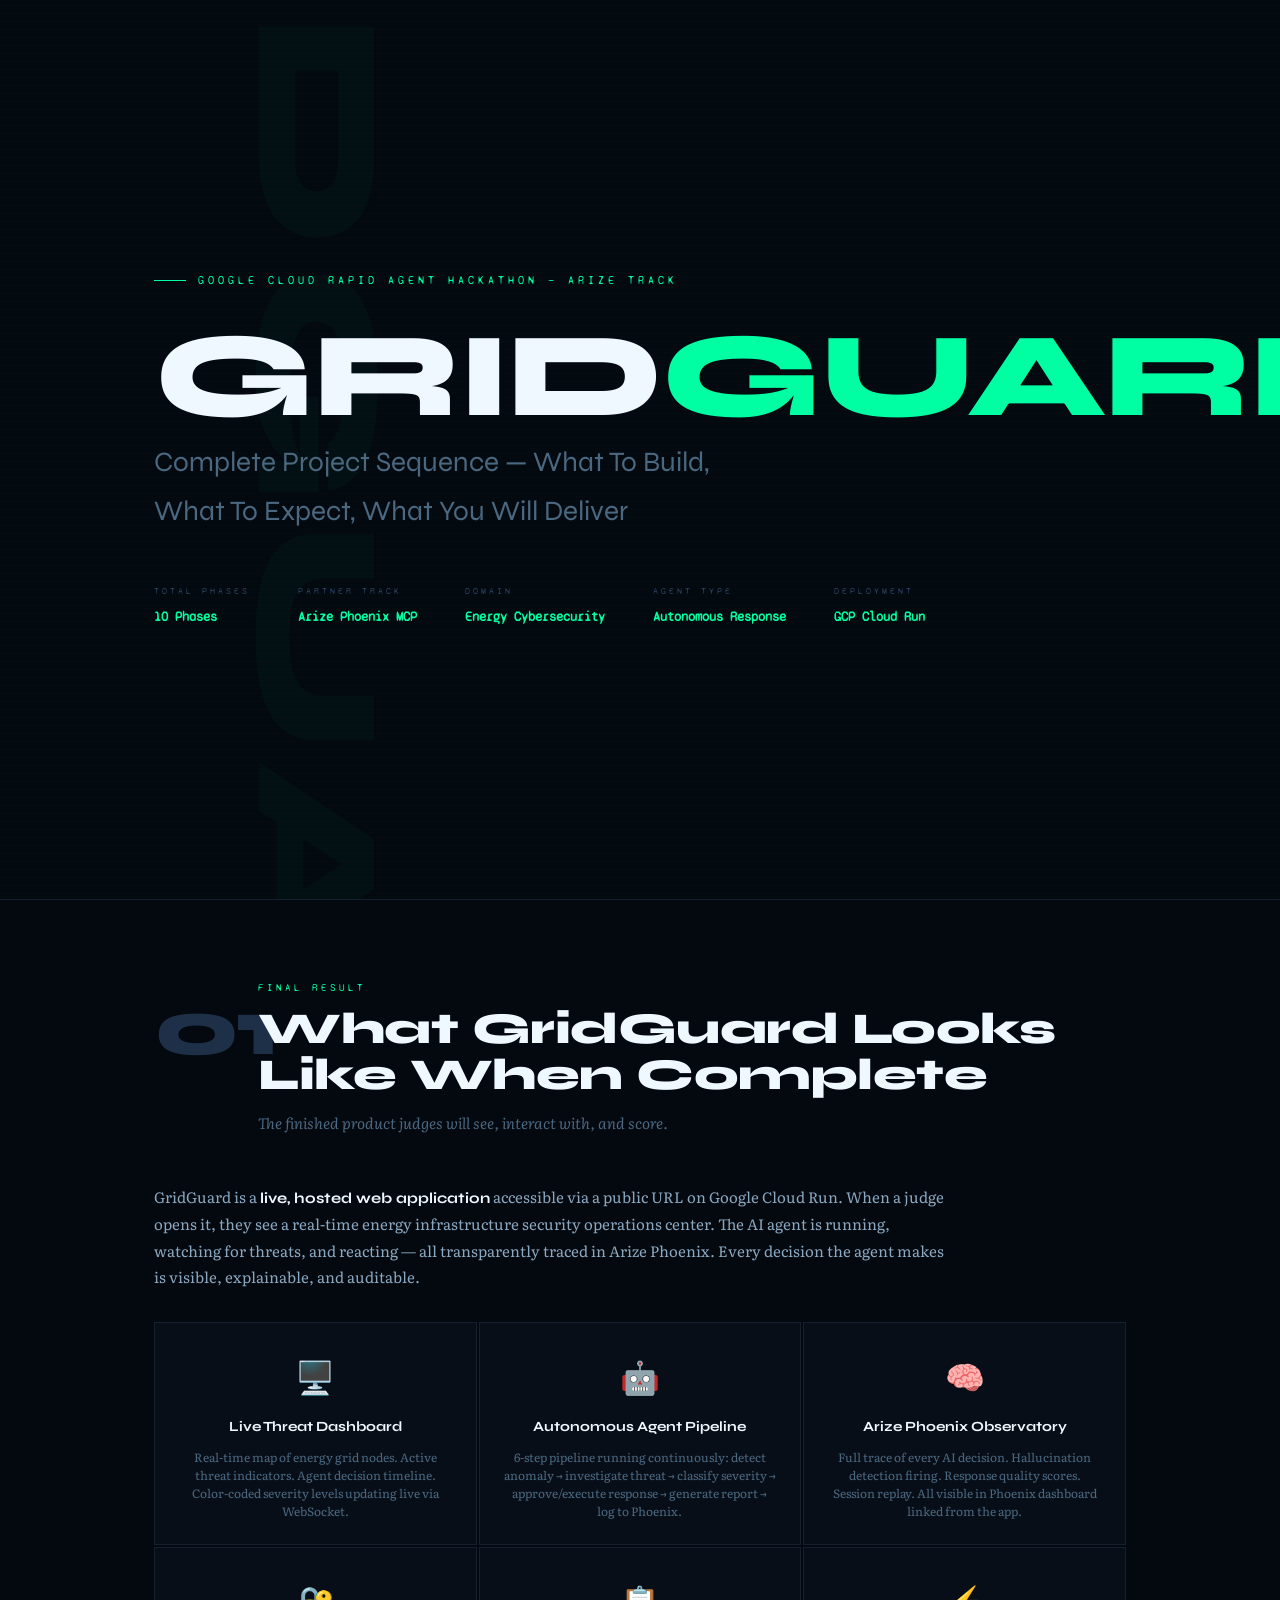
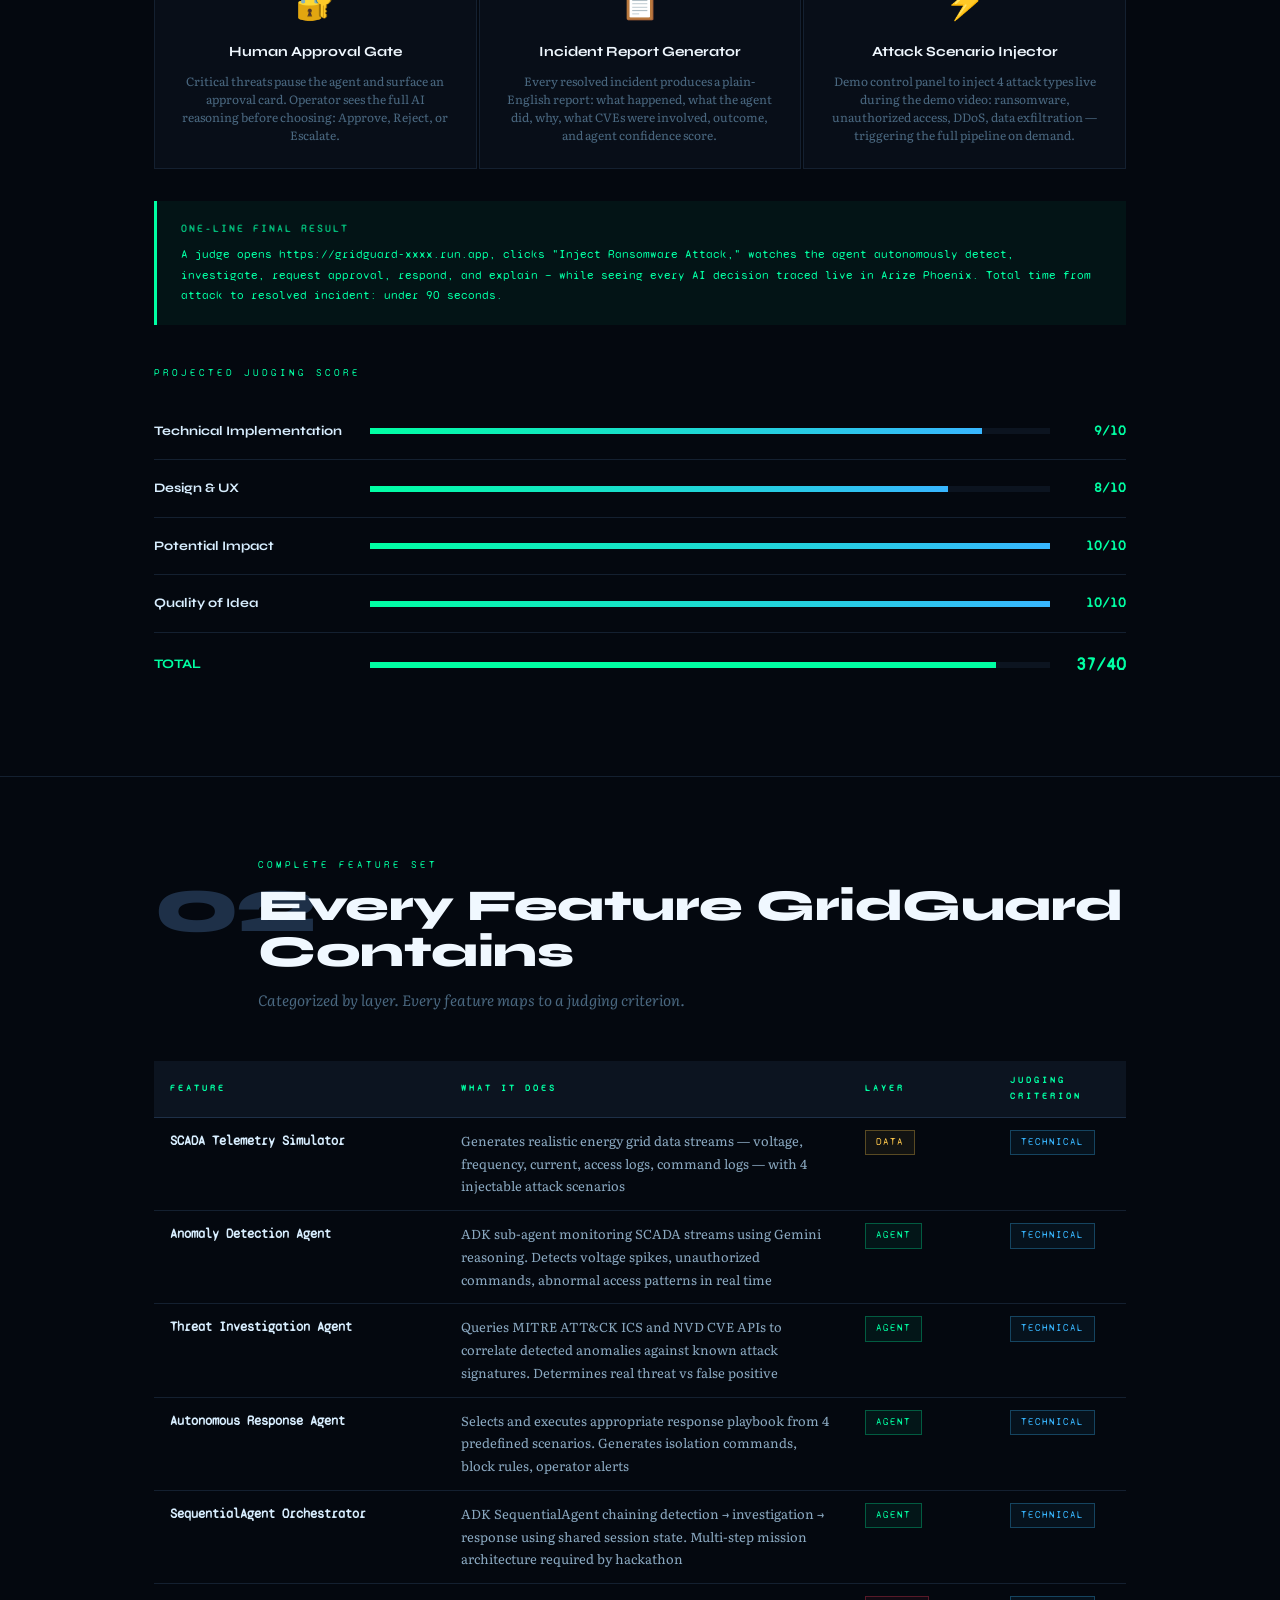
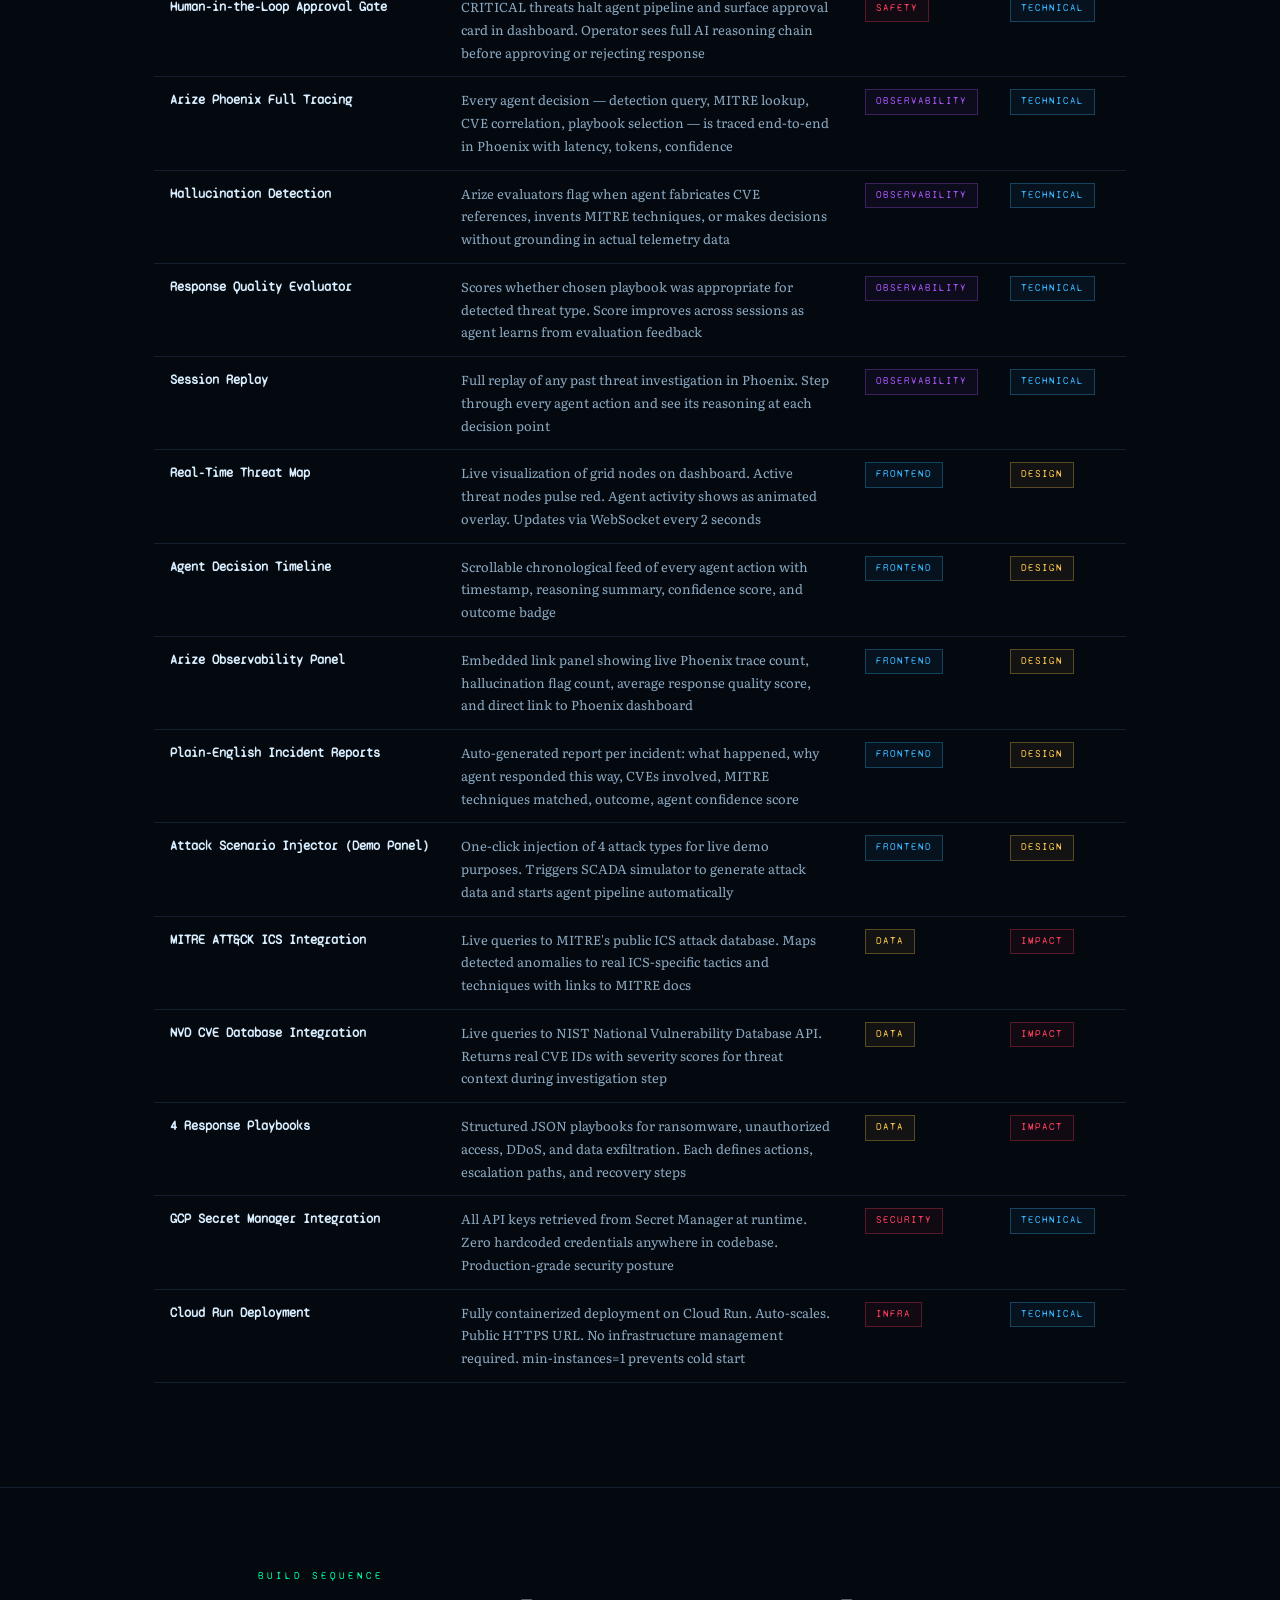
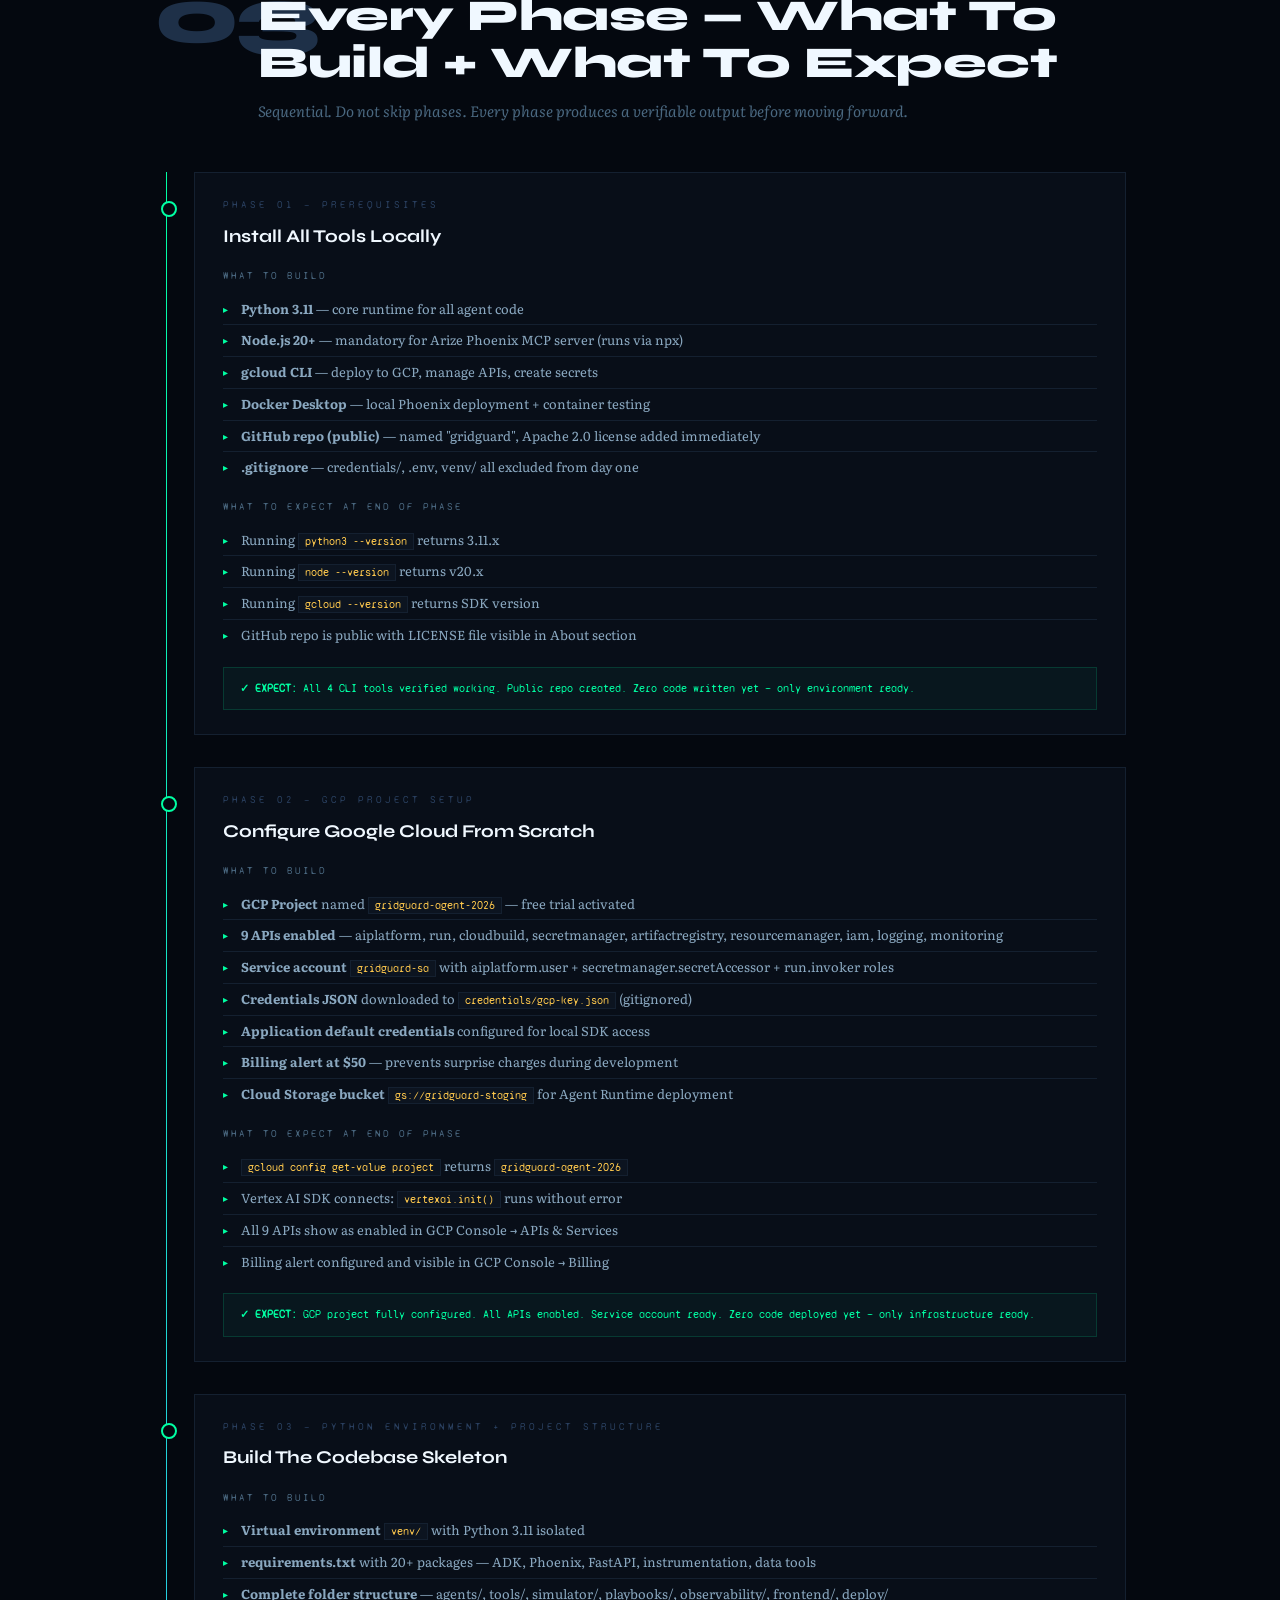
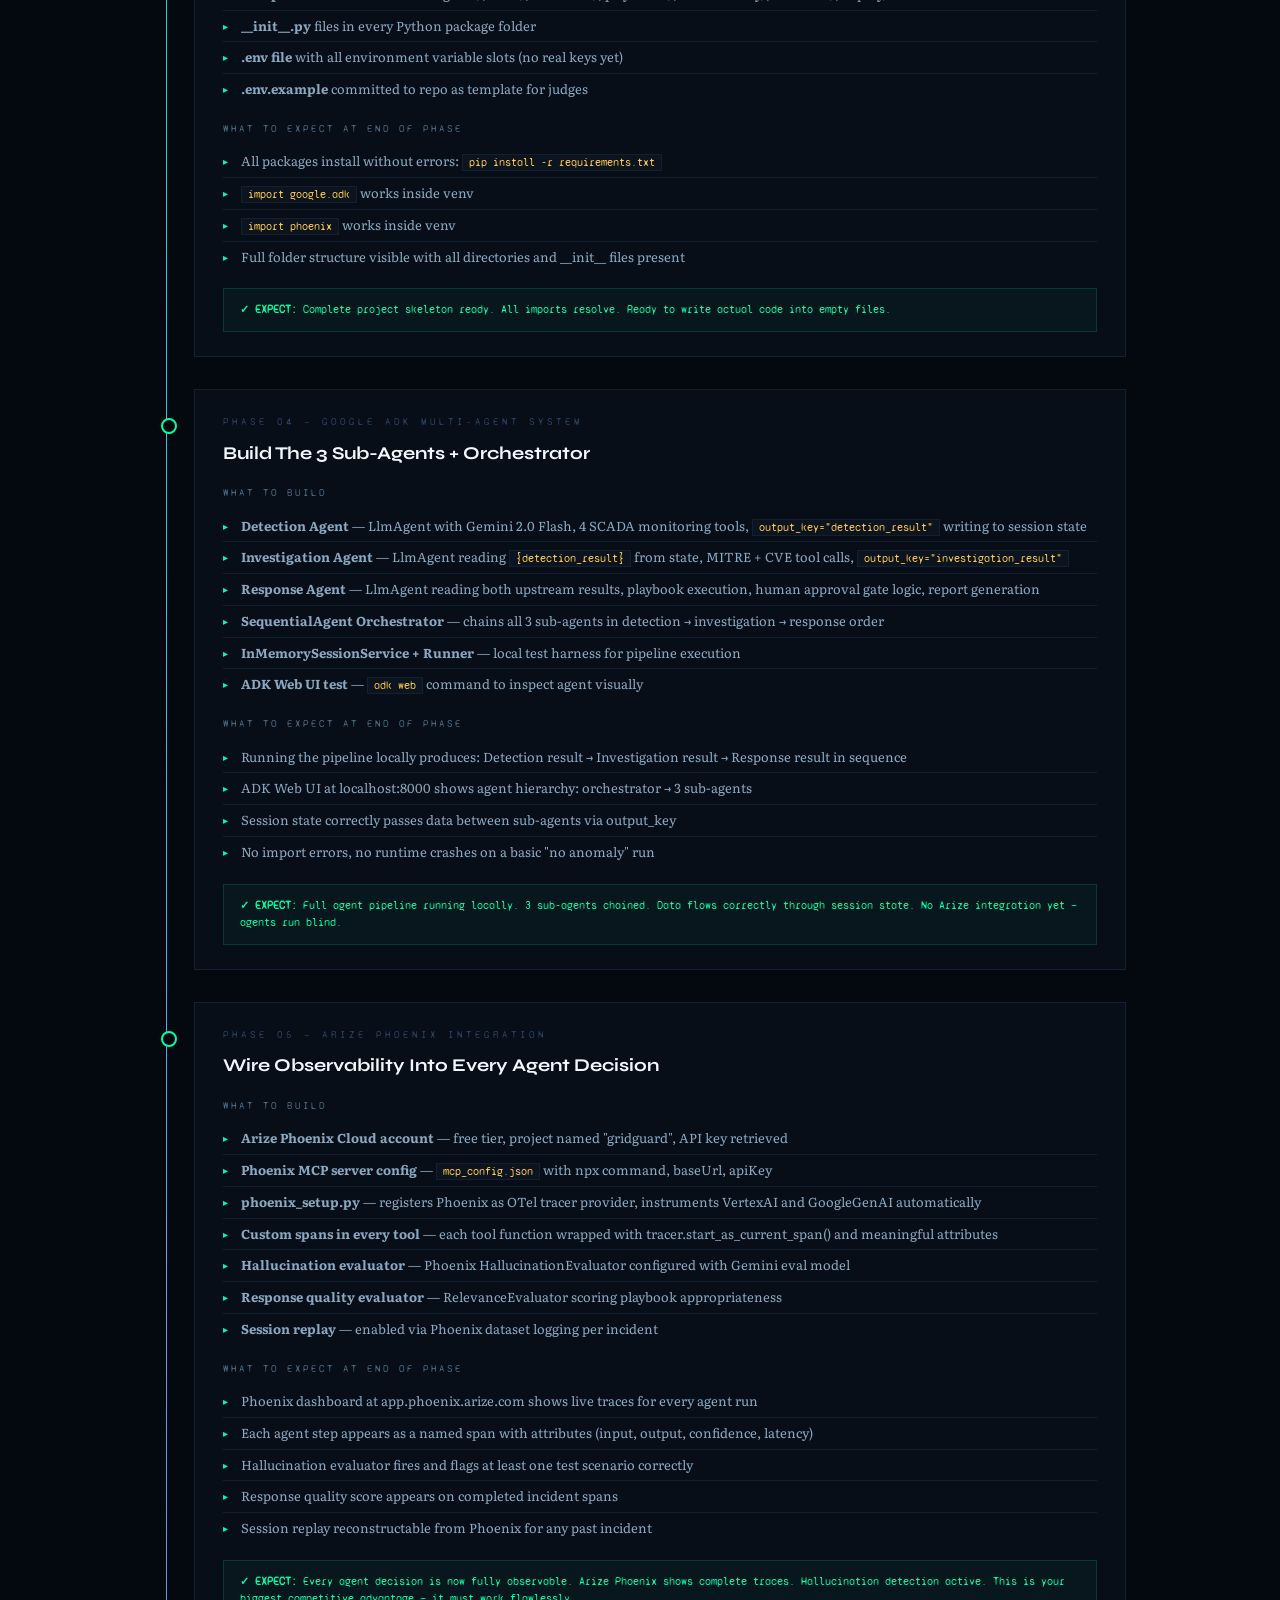
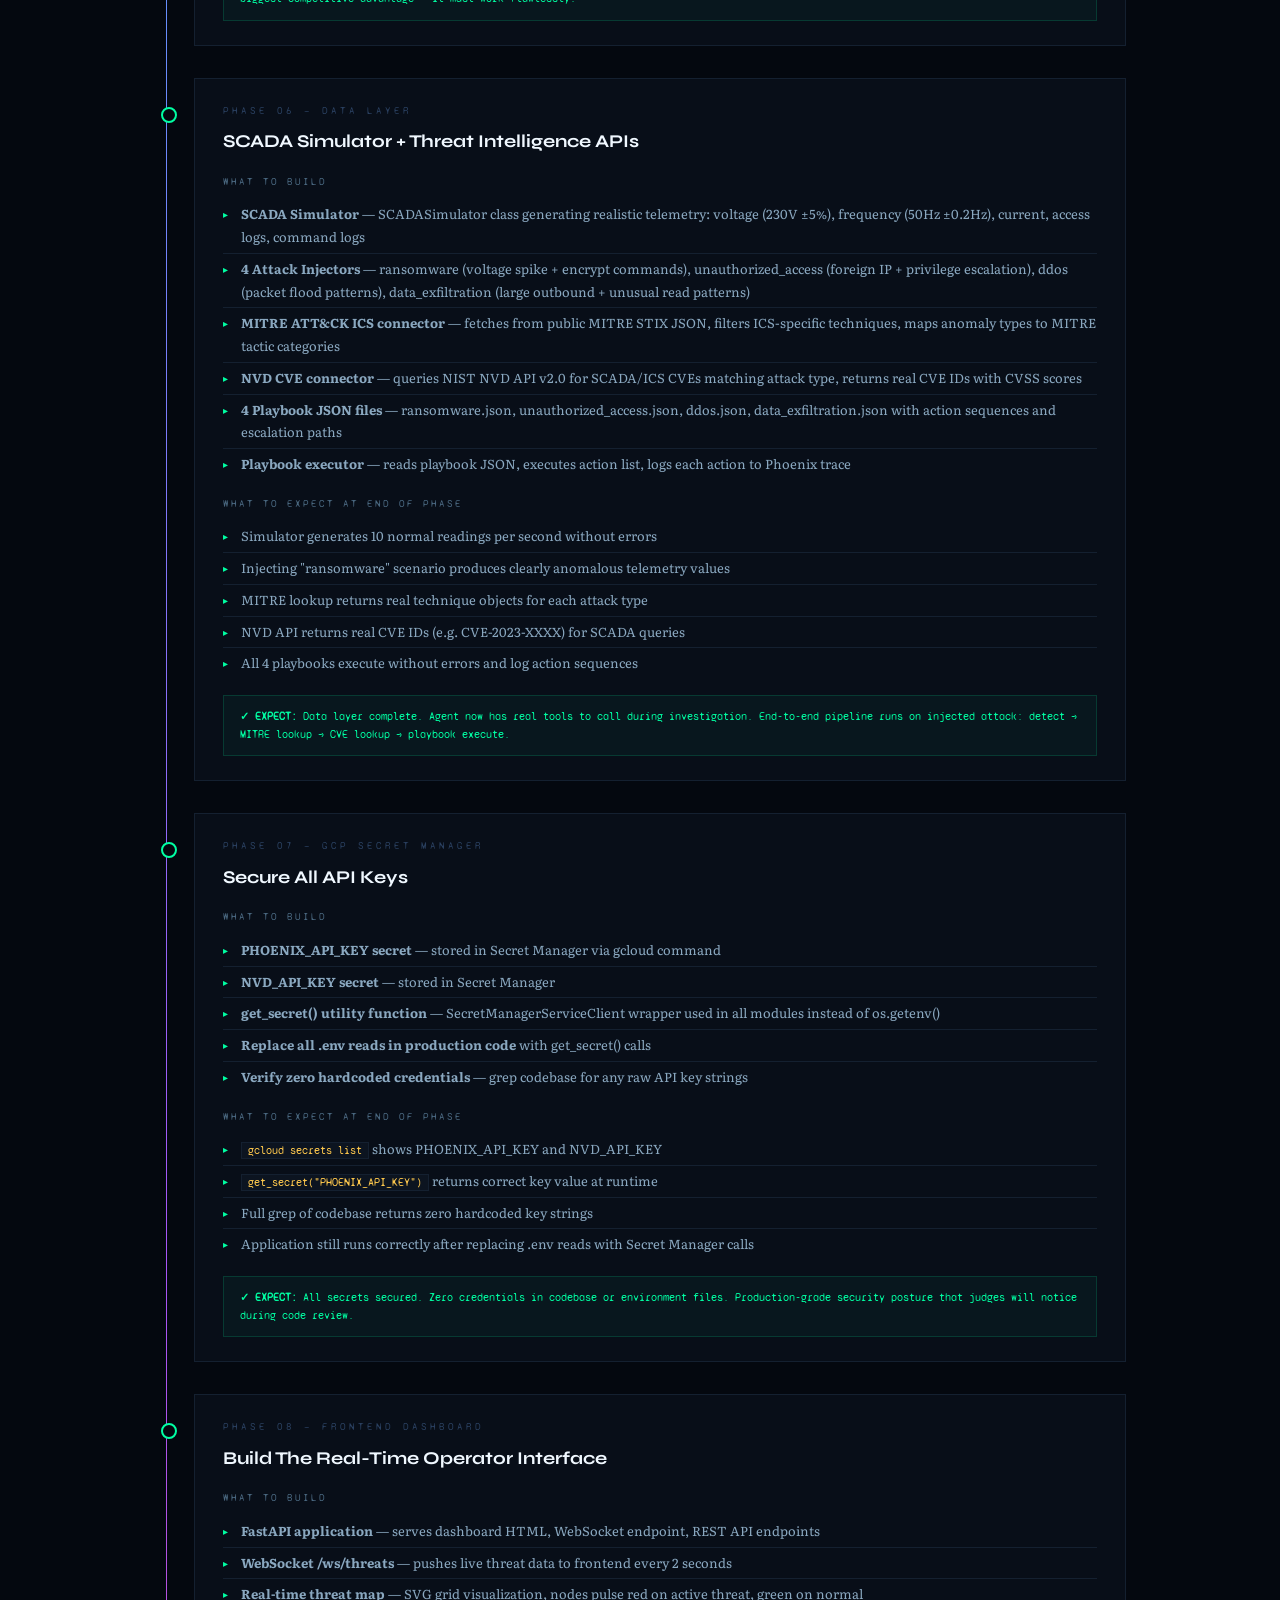
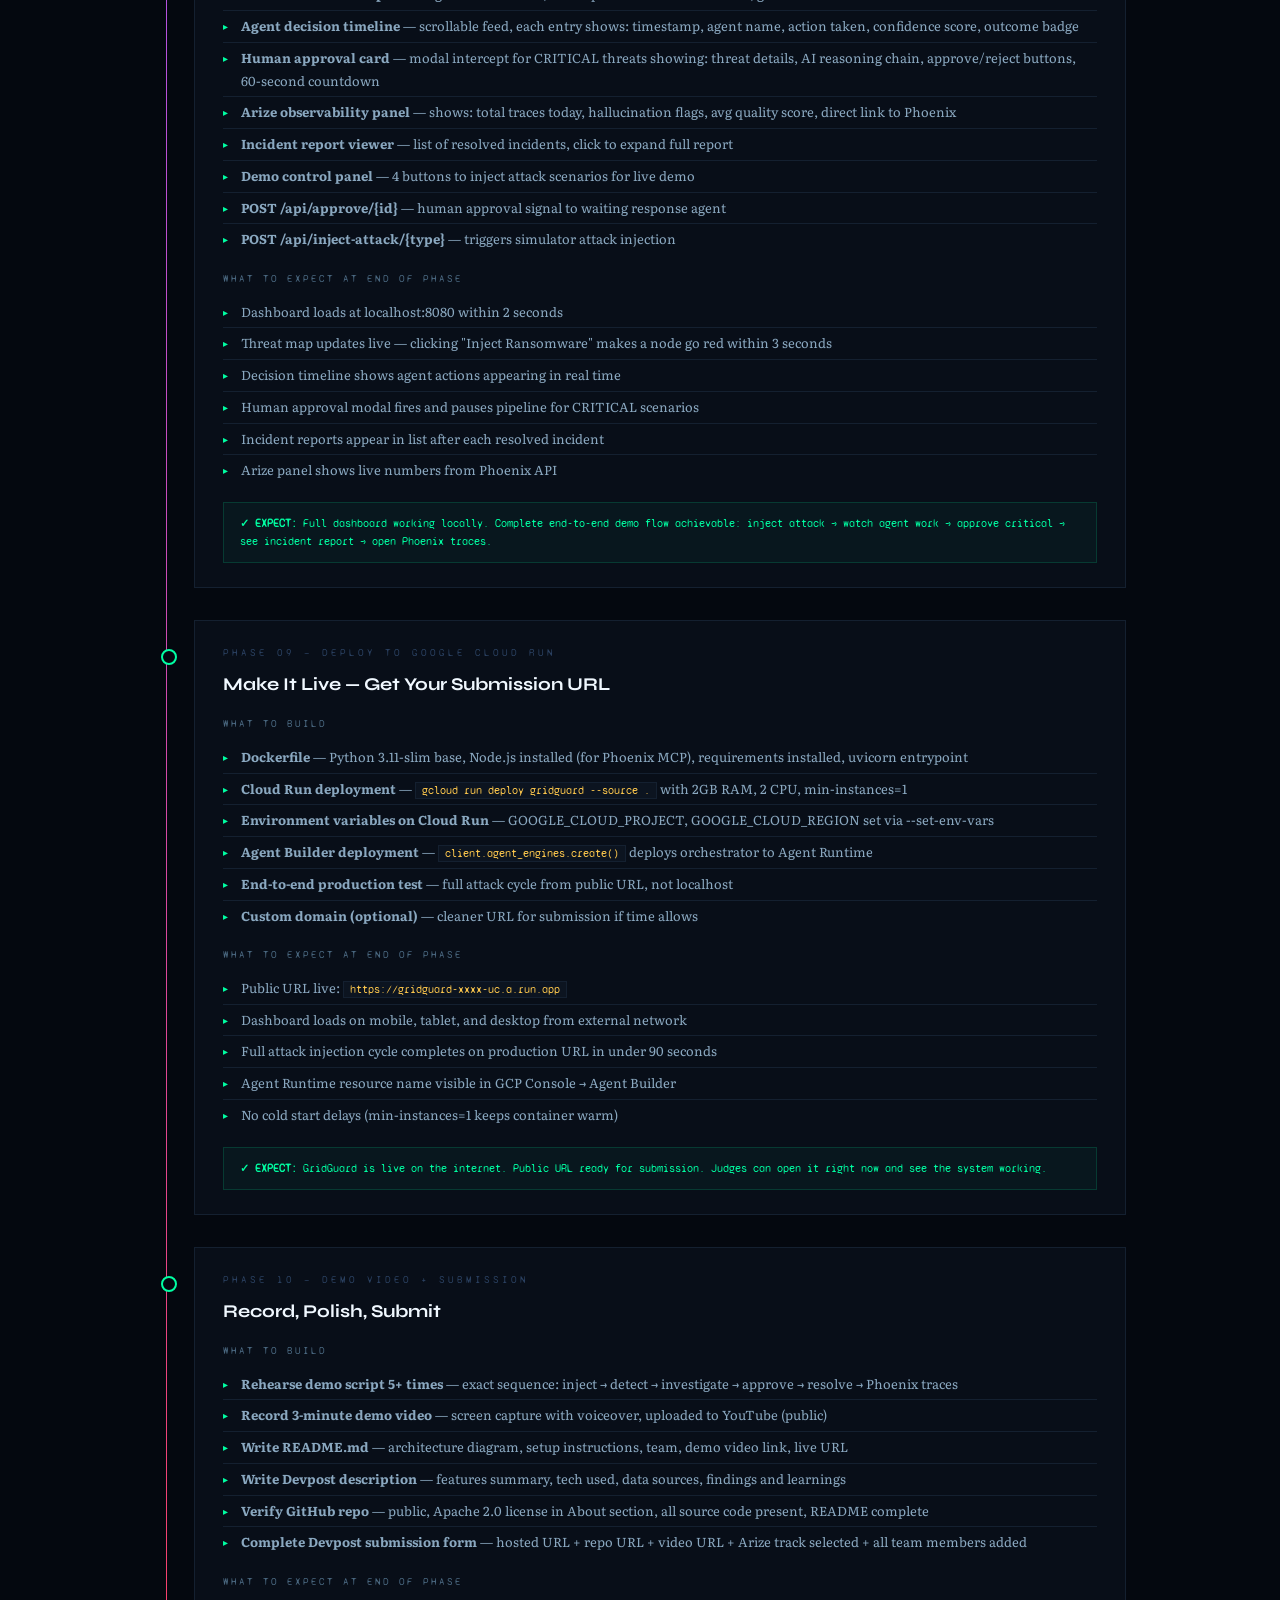
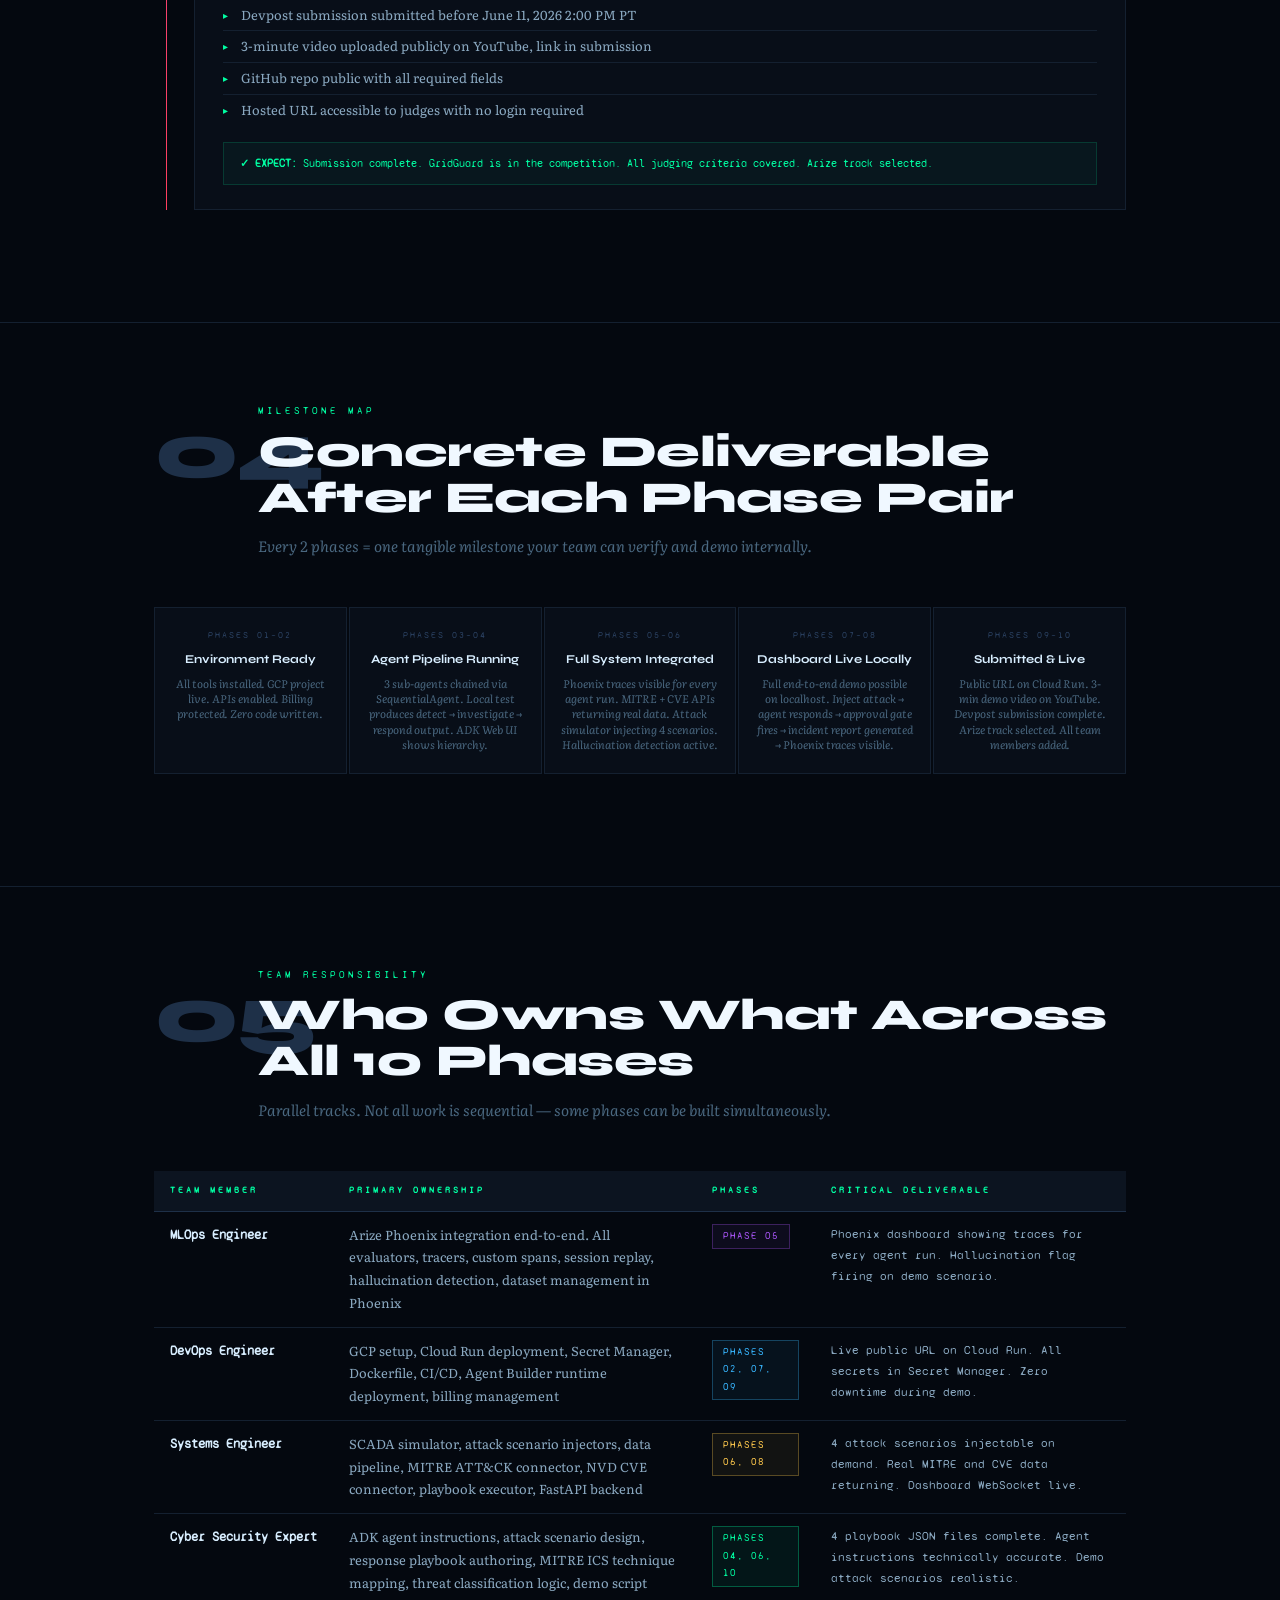
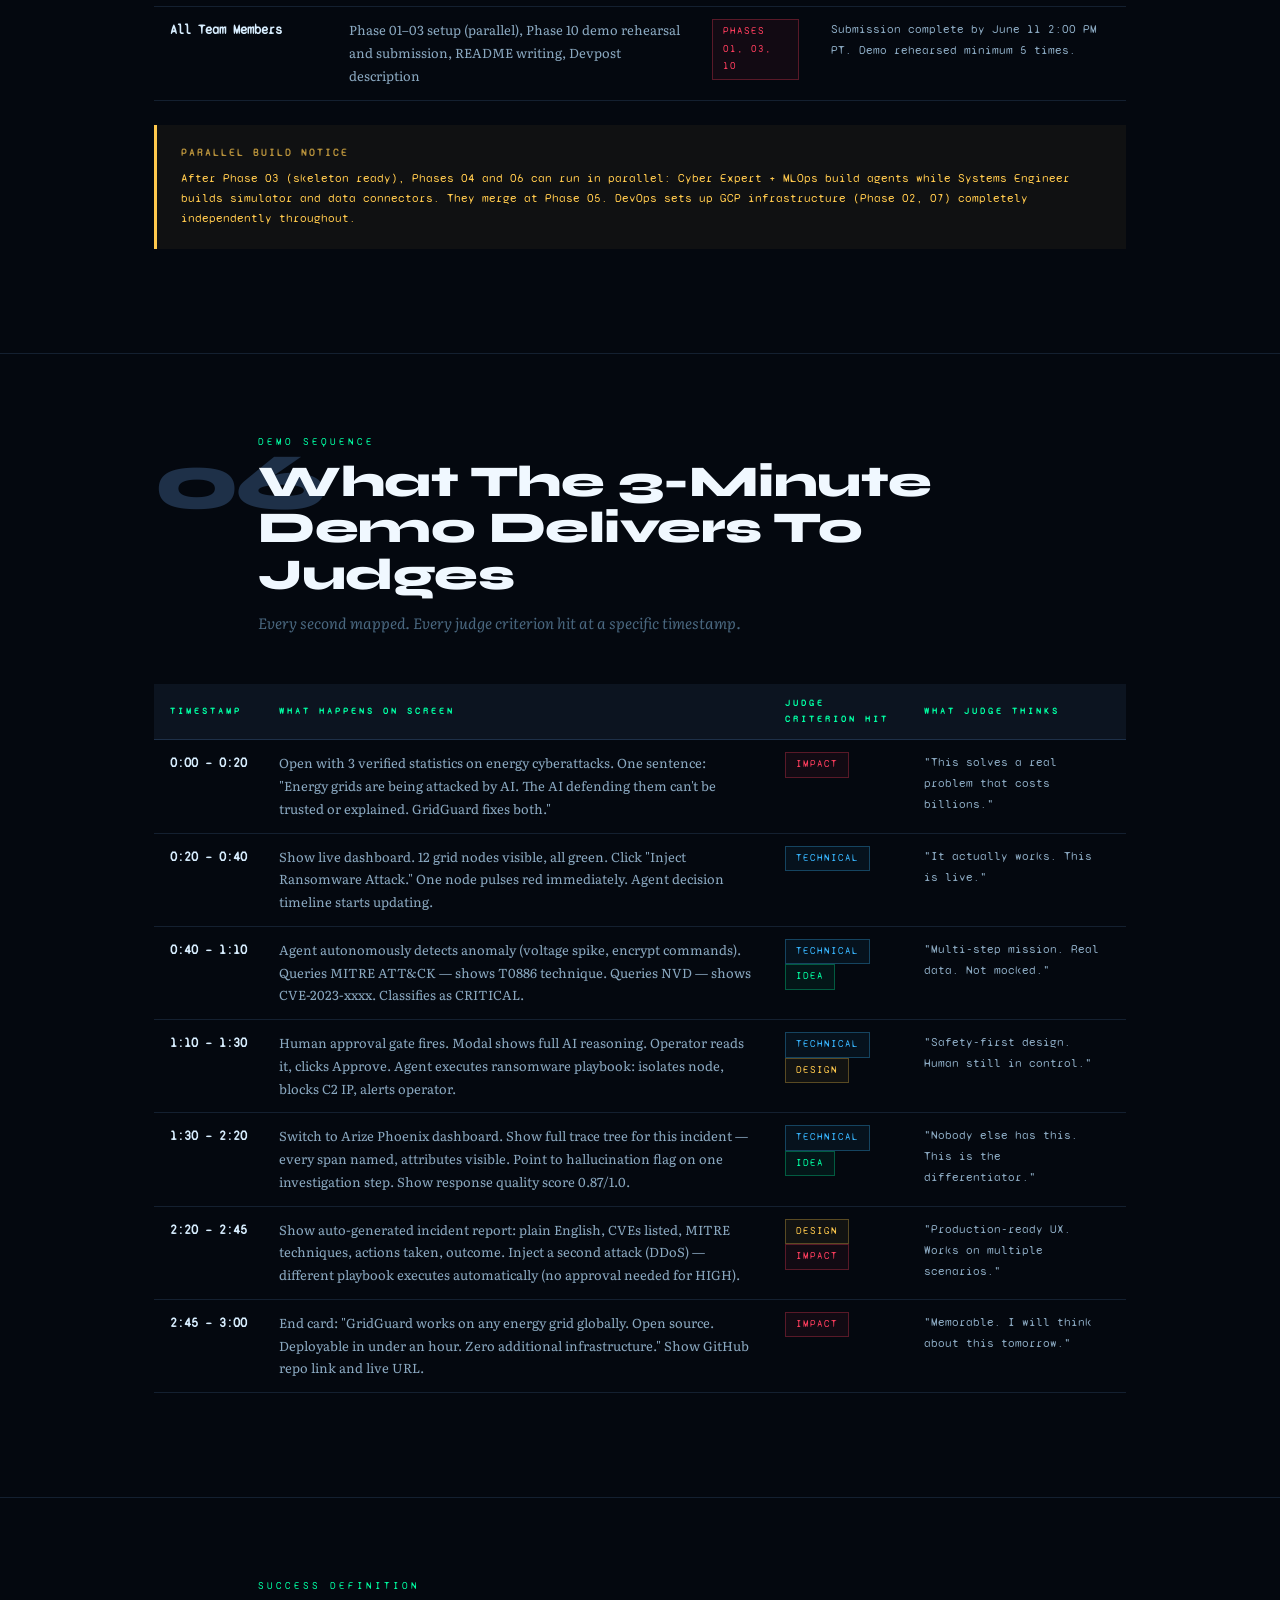
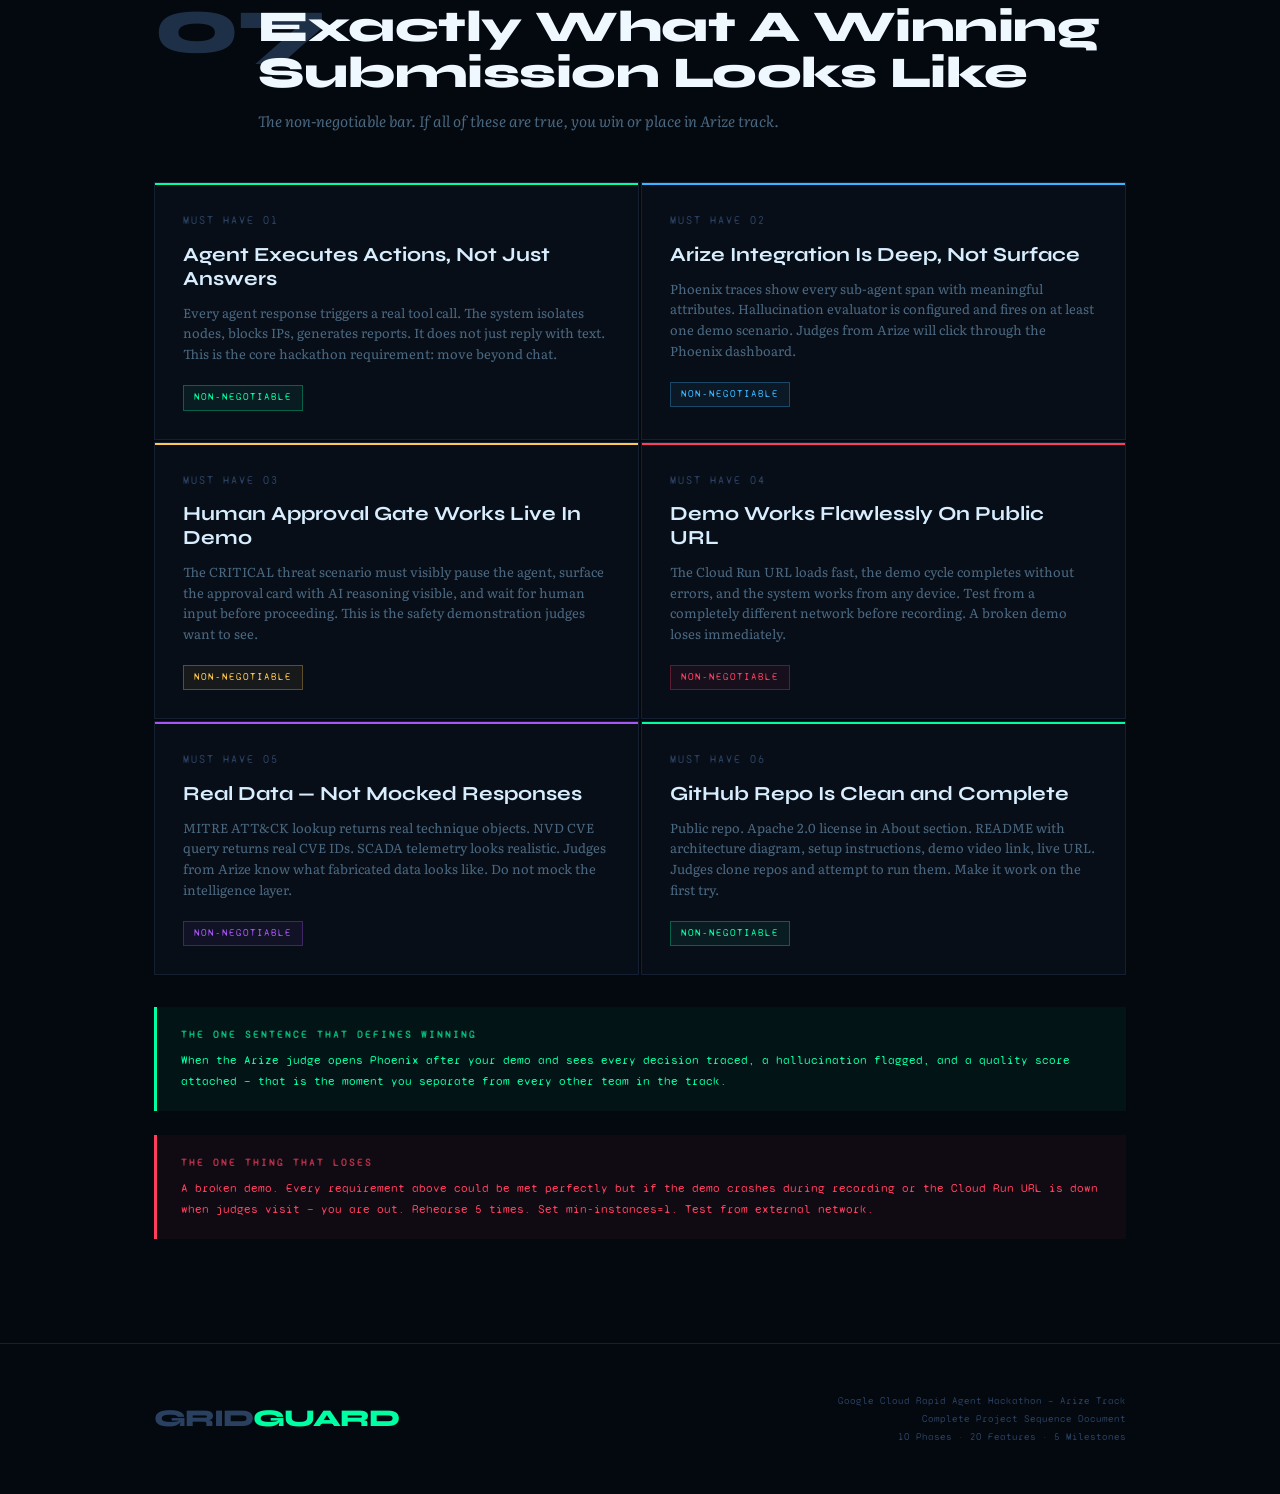
<file: req-docs/GridGuard_Complete_Sequence.html>
<!DOCTYPE html>
<html lang="en">
<head>
<meta charset="UTF-8">
<meta name="viewport" content="width=device-width, initial-scale=1.0">
<title>GridGuard — Complete Project Sequence</title>
<link href="https://fonts.googleapis.com/css2?family=Syne:wght@400;700;800&family=Syne+Mono&family=Literata:ital,wght@0,300;0,400;1,300&display=swap" rel="stylesheet">
<style>
* { margin: 0; padding: 0; box-sizing: border-box; }

:root {
  --bg:        #04080f;
  --surface:   #080e18;
  --surface2:  #0c1420;
  --border:    #142030;
  --border2:   #1e3048;
  --green:     #00ffa3;
  --red:       #ff3e5e;
  --yellow:    #ffc94d;
  --blue:      #38b6ff;
  --purple:    #a855f7;
  --dim:       #2a4060;
  --muted:     #4a6880;
  --body:      #8aa8c0;
  --bright:    #d8eeff;
  --white:     #f0f8ff;
  --mono:      'Syne Mono', monospace;
  --sans:      'Syne', sans-serif;
  --serif:     'Literata', serif;
}

html { scroll-behavior: smooth; }

body {
  background: var(--bg);
  color: var(--body);
  font-family: var(--serif);
  font-size: 15px;
  line-height: 1.75;
  overflow-x: hidden;
}

/* ── SCAN LINE TEXTURE ── */
body::before {
  content: '';
  position: fixed;
  inset: 0;
  background: repeating-linear-gradient(
    0deg,
    transparent,
    transparent 2px,
    rgba(0,255,163,0.012) 2px,
    rgba(0,255,163,0.012) 4px
  );
  pointer-events: none;
  z-index: 0;
}

/* ── COVER PAGE ── */
.cover {
  min-height: 100vh;
  display: flex;
  flex-direction: column;
  justify-content: center;
  padding: 80px 64px;
  position: relative;
  border-bottom: 1px solid var(--border);
  overflow: hidden;
}

.cover::after {
  content: 'GRIDGUARD';
  position: absolute;
  right: -60px;
  top: 50%;
  transform: translateY(-50%) rotate(90deg);
  font-family: var(--sans);
  font-size: 180px;
  font-weight: 800;
  color: rgba(0,255,163,0.03);
  letter-spacing: 16px;
  white-space: nowrap;
  pointer-events: none;
}

.cover-eyebrow {
  font-family: var(--mono);
  font-size: 11px;
  color: var(--green);
  letter-spacing: 4px;
  text-transform: uppercase;
  margin-bottom: 32px;
  display: flex;
  align-items: center;
  gap: 12px;
}

.cover-eyebrow::before {
  content: '';
  width: 32px;
  height: 1px;
  background: var(--green);
}

.cover-title {
  font-family: var(--sans);
  font-size: clamp(64px, 10vw, 120px);
  font-weight: 800;
  line-height: 0.9;
  color: var(--white);
  letter-spacing: -2px;
  margin-bottom: 8px;
}

.cover-title span { color: var(--green); }

.cover-subtitle {
  font-family: var(--sans);
  font-size: clamp(18px, 3vw, 28px);
  font-weight: 400;
  color: var(--muted);
  margin-bottom: 48px;
  max-width: 600px;
}

.cover-meta {
  display: flex;
  gap: 48px;
  flex-wrap: wrap;
}

.cover-meta-item { display: flex; flex-direction: column; gap: 6px; }

.cover-meta-label {
  font-family: var(--mono);
  font-size: 9px;
  color: var(--dim);
  letter-spacing: 3px;
  text-transform: uppercase;
}

.cover-meta-value {
  font-family: var(--mono);
  font-size: 13px;
  color: var(--green);
  font-weight: 600;
}

/* ── WRAPPER ── */
.wrap {
  max-width: 1100px;
  margin: 0 auto;
  padding: 0 64px;
  position: relative;
  z-index: 1;
}

/* ── SECTION ── */
.section {
  padding: 80px 0;
  border-bottom: 1px solid var(--border);
}

/* ── SECTION HEADER ── */
.section-header {
  display: grid;
  grid-template-columns: 80px 1fr;
  gap: 24px;
  align-items: start;
  margin-bottom: 48px;
}

.section-num {
  font-family: var(--sans);
  font-size: 80px;
  font-weight: 800;
  color: var(--border2);
  line-height: 1;
  letter-spacing: -3px;
  padding-top: 8px;
}

.section-info {}

.section-label {
  font-family: var(--mono);
  font-size: 10px;
  color: var(--green);
  letter-spacing: 3px;
  text-transform: uppercase;
  margin-bottom: 8px;
}

.section-title {
  font-family: var(--sans);
  font-size: clamp(28px, 4vw, 44px);
  font-weight: 800;
  color: var(--white);
  line-height: 1.05;
  letter-spacing: -0.5px;
}

.section-desc {
  font-family: var(--serif);
  font-size: 15px;
  color: var(--muted);
  margin-top: 12px;
  font-style: italic;
  max-width: 700px;
}

/* ── PHASE CARD ── */
.phase-grid {
  display: grid;
  grid-template-columns: 1fr 1fr;
  gap: 2px;
  margin: 32px 0;
}

.phase-card {
  background: var(--surface);
  border: 1px solid var(--border);
  padding: 28px;
  position: relative;
  overflow: hidden;
  transition: border-color 0.2s;
}

.phase-card:hover { border-color: var(--border2); }

.phase-card::before {
  content: '';
  position: absolute;
  top: 0; left: 0; right: 0;
  height: 2px;
}

.phase-card.green::before { background: var(--green); }
.phase-card.blue::before { background: var(--blue); }
.phase-card.yellow::before { background: var(--yellow); }
.phase-card.red::before { background: var(--red); }
.phase-card.purple::before { background: var(--purple); }

.phase-card-num {
  font-family: var(--mono);
  font-size: 11px;
  color: var(--dim);
  letter-spacing: 2px;
  margin-bottom: 12px;
}

.phase-card-title {
  font-family: var(--sans);
  font-size: 20px;
  font-weight: 700;
  color: var(--bright);
  margin-bottom: 12px;
  line-height: 1.2;
}

.phase-card-desc {
  font-family: var(--serif);
  font-size: 13px;
  color: var(--muted);
  line-height: 1.6;
  margin-bottom: 16px;
}

.phase-card-tag {
  font-family: var(--mono);
  font-size: 10px;
  padding: 3px 10px;
  border: 1px solid;
  display: inline-block;
  letter-spacing: 1px;
  text-transform: uppercase;
}

.tag-green { color: var(--green); border-color: rgba(0,255,163,0.3); background: rgba(0,255,163,0.06); }
.tag-blue { color: var(--blue); border-color: rgba(56,182,255,0.3); background: rgba(56,182,255,0.06); }
.tag-yellow { color: var(--yellow); border-color: rgba(255,201,77,0.3); background: rgba(255,201,77,0.06); }
.tag-red { color: var(--red); border-color: rgba(255,62,94,0.3); background: rgba(255,62,94,0.06); }
.tag-purple { color: var(--purple); border-color: rgba(168,85,247,0.3); background: rgba(168,85,247,0.06); }

/* ── BUILD LIST ── */
.build-list {
  list-style: none;
  margin: 16px 0;
}

.build-list li {
  padding: 10px 0 10px 28px;
  position: relative;
  border-bottom: 1px solid var(--border);
  font-family: var(--serif);
  font-size: 14px;
  color: var(--body);
  line-height: 1.5;
}

.build-list li:last-child { border-bottom: none; }

.build-list li::before {
  content: '→';
  position: absolute;
  left: 0;
  color: var(--green);
  font-family: var(--mono);
  font-size: 12px;
  top: 11px;
}

.build-list li strong {
  color: var(--bright);
  font-style: normal;
  font-family: var(--sans);
  font-weight: 700;
  font-size: 13px;
}

/* ── EXPECT BOX ── */
.expect-box {
  border: 1px solid var(--border2);
  background: var(--surface2);
  padding: 24px 28px;
  margin: 24px 0;
  position: relative;
}

.expect-box::before {
  content: 'EXPECTED OUTPUT';
  position: absolute;
  top: -1px; left: 20px;
  transform: translateY(-50%);
  background: var(--surface2);
  padding: 0 8px;
  font-family: var(--mono);
  font-size: 9px;
  color: var(--green);
  letter-spacing: 2px;
}

.expect-box p {
  font-family: var(--serif);
  font-size: 14px;
  color: var(--body);
  line-height: 1.7;
  margin-bottom: 8px;
}

.expect-box p:last-child { margin-bottom: 0; }

.expect-box p strong {
  color: var(--bright);
  font-family: var(--sans);
  font-weight: 700;
}

/* ── TERMINAL BLOCK ── */
.terminal {
  background: #020509;
  border: 1px solid var(--border);
  border-top: 2px solid var(--green);
  padding: 20px 24px;
  margin: 20px 0;
  font-family: var(--mono);
  font-size: 12px;
  line-height: 1.9;
  overflow-x: auto;
}

.terminal .prompt { color: var(--green); }
.terminal .out { color: var(--muted); }
.terminal .success { color: var(--green); }
.terminal .warn { color: var(--yellow); }
.terminal .err { color: var(--red); }
.terminal .info { color: var(--blue); }

/* ── FEATURE TABLE ── */
.feat-table {
  width: 100%;
  border-collapse: collapse;
  margin: 24px 0;
  font-family: var(--mono);
  font-size: 12px;
}

.feat-table th {
  background: var(--surface2);
  color: var(--green);
  font-size: 9px;
  letter-spacing: 3px;
  text-transform: uppercase;
  padding: 12px 16px;
  text-align: left;
  border-bottom: 1px solid var(--border2);
}

.feat-table td {
  padding: 12px 16px;
  border-bottom: 1px solid var(--border);
  vertical-align: top;
}

.feat-table tr:hover td { background: var(--surface); }

.feat-table td:first-child {
  color: var(--bright);
  font-weight: 600;
  font-size: 13px;
  white-space: nowrap;
}

.feat-table td:nth-child(2) {
  color: var(--body);
  font-family: var(--serif);
  font-size: 13px;
}

/* ── PHASE SEQUENCE ── */
.phase-sequence {
  position: relative;
  padding-left: 40px;
  margin: 32px 0;
}

.phase-sequence::before {
  content: '';
  position: absolute;
  left: 12px;
  top: 0; bottom: 0;
  width: 1px;
  background: linear-gradient(180deg, var(--green), var(--blue), var(--purple), var(--red));
}

.phase-seq-item {
  position: relative;
  margin-bottom: 32px;
  background: var(--surface);
  border: 1px solid var(--border);
  padding: 24px 28px;
}

.phase-seq-item::before {
  content: '';
  position: absolute;
  left: -34px;
  top: 28px;
  width: 12px;
  height: 12px;
  border-radius: 50%;
  border: 2px solid var(--green);
  background: var(--bg);
}

.phase-seq-num {
  font-family: var(--mono);
  font-size: 10px;
  color: var(--dim);
  letter-spacing: 3px;
  text-transform: uppercase;
  margin-bottom: 6px;
}

.phase-seq-title {
  font-family: var(--sans);
  font-size: 18px;
  font-weight: 700;
  color: var(--white);
  margin-bottom: 12px;
}

.phase-seq-what {
  font-family: var(--mono);
  font-size: 10px;
  color: var(--muted);
  letter-spacing: 2px;
  text-transform: uppercase;
  margin-bottom: 8px;
  margin-top: 16px;
}

.phase-seq-what:first-of-type { margin-top: 0; }

.phase-seq-items {
  list-style: none;
}

.phase-seq-items li {
  font-family: var(--serif);
  font-size: 13px;
  color: var(--body);
  padding: 4px 0 4px 18px;
  position: relative;
  border-bottom: 1px solid var(--border);
}

.phase-seq-items li:last-child { border-bottom: none; }

.phase-seq-items li::before {
  content: '▸';
  position: absolute;
  left: 0;
  color: var(--green);
  font-size: 10px;
  top: 6px;
}

.phase-seq-expect {
  margin-top: 16px;
  background: rgba(0,255,163,0.04);
  border: 1px solid rgba(0,255,163,0.15);
  padding: 12px 16px;
  font-family: var(--mono);
  font-size: 11px;
  color: var(--green);
  line-height: 1.6;
}

.phase-seq-expect::before {
  content: '✓ EXPECT: ';
  font-weight: 700;
}

/* ── FINAL RESULT SHOWCASE ── */
.result-grid {
  display: grid;
  grid-template-columns: 1fr 1fr 1fr;
  gap: 2px;
  margin: 32px 0;
}

.result-card {
  background: var(--surface);
  border: 1px solid var(--border);
  padding: 24px;
  text-align: center;
}

.result-icon {
  font-size: 32px;
  margin-bottom: 12px;
  display: block;
}

.result-title {
  font-family: var(--sans);
  font-size: 14px;
  font-weight: 700;
  color: var(--white);
  margin-bottom: 8px;
}

.result-desc {
  font-family: var(--serif);
  font-size: 12px;
  color: var(--muted);
  line-height: 1.5;
}

/* ── SCORE TABLE ── */
.score-row {
  display: grid;
  grid-template-columns: 200px 1fr 60px;
  gap: 16px;
  align-items: center;
  padding: 16px 0;
  border-bottom: 1px solid var(--border);
}

.score-label {
  font-family: var(--sans);
  font-size: 13px;
  font-weight: 700;
  color: var(--bright);
}

.score-bar-wrap {
  background: var(--surface2);
  height: 6px;
  position: relative;
}

.score-bar {
  position: absolute;
  left: 0; top: 0; bottom: 0;
  background: linear-gradient(90deg, var(--green), var(--blue));
}

.score-val {
  font-family: var(--mono);
  font-size: 14px;
  font-weight: 600;
  color: var(--green);
  text-align: right;
}

/* ── CALLOUT ── */
.callout {
  padding: 20px 24px;
  margin: 24px 0;
  font-family: var(--mono);
  font-size: 12px;
  line-height: 1.7;
  border-left: 3px solid;
}

.callout-warn {
  border-color: var(--yellow);
  background: rgba(255,201,77,0.05);
  color: var(--yellow);
}

.callout-success {
  border-color: var(--green);
  background: rgba(0,255,163,0.05);
  color: var(--green);
}

.callout-danger {
  border-color: var(--red);
  background: rgba(255,62,94,0.05);
  color: var(--red);
}

.callout-info {
  border-color: var(--blue);
  background: rgba(56,182,255,0.05);
  color: var(--blue);
}

.callout strong {
  display: block;
  font-size: 10px;
  letter-spacing: 2px;
  text-transform: uppercase;
  margin-bottom: 6px;
  opacity: 0.7;
}

/* ── MILESTONE ── */
.milestones {
  display: grid;
  grid-template-columns: repeat(5, 1fr);
  gap: 2px;
  margin: 32px 0;
}

.milestone {
  background: var(--surface);
  border: 1px solid var(--border);
  padding: 20px 16px;
  text-align: center;
}

.milestone-phase {
  font-family: var(--mono);
  font-size: 9px;
  color: var(--dim);
  letter-spacing: 2px;
  text-transform: uppercase;
  margin-bottom: 8px;
}

.milestone-title {
  font-family: var(--sans);
  font-size: 12px;
  font-weight: 700;
  color: var(--bright);
  margin-bottom: 8px;
  line-height: 1.3;
}

.milestone-output {
  font-family: var(--serif);
  font-size: 11px;
  color: var(--muted);
  line-height: 1.4;
  font-style: italic;
}

/* ── DIVIDER ── */
hr {
  border: none;
  border-top: 1px solid var(--border);
  margin: 0;
}

/* ── FOOTER ── */
.footer {
  padding: 48px 64px;
  display: flex;
  justify-content: space-between;
  align-items: center;
  flex-wrap: gap;
}

.footer-brand {
  font-family: var(--sans);
  font-size: 24px;
  font-weight: 800;
  color: var(--dim);
  letter-spacing: -1px;
}

.footer-brand span { color: var(--green); }

.footer-note {
  font-family: var(--mono);
  font-size: 10px;
  color: var(--dim);
  text-align: right;
  line-height: 1.8;
}

/* ── INLINE CODE ── */
code {
  font-family: var(--mono);
  font-size: 11px;
  background: var(--surface2);
  border: 1px solid var(--border);
  color: var(--yellow);
  padding: 1px 6px;
}

p { margin-bottom: 12px; }
p:last-child { margin-bottom: 0; }

@media (max-width: 768px) {
  .wrap { padding: 0 24px; }
  .cover { padding: 48px 24px; }
  .phase-grid { grid-template-columns: 1fr; }
  .result-grid { grid-template-columns: 1fr; }
  .milestones { grid-template-columns: 1fr 1fr; }
  .section-header { grid-template-columns: 48px 1fr; }
  .section-num { font-size: 48px; }
}
</style>
</head>
<body>

<!-- ════════════════════════════════════════════════════
     COVER
════════════════════════════════════════════════════ -->
<div class="cover">
  <div class="wrap">
    <div class="cover-eyebrow">Google Cloud Rapid Agent Hackathon — Arize Track</div>
    <div class="cover-title">GRID<span>GUARD</span></div>
    <div class="cover-subtitle">Complete Project Sequence — What To Build, What To Expect, What You Will Deliver</div>
    <div class="cover-meta">
      <div class="cover-meta-item">
        <span class="cover-meta-label">Total Phases</span>
        <span class="cover-meta-value">10 Phases</span>
      </div>
      <div class="cover-meta-item">
        <span class="cover-meta-label">Partner Track</span>
        <span class="cover-meta-value">Arize Phoenix MCP</span>
      </div>
      <div class="cover-meta-item">
        <span class="cover-meta-label">Domain</span>
        <span class="cover-meta-value">Energy Cybersecurity</span>
      </div>
      <div class="cover-meta-item">
        <span class="cover-meta-label">Agent Type</span>
        <span class="cover-meta-value">Autonomous Response</span>
      </div>
      <div class="cover-meta-item">
        <span class="cover-meta-label">Deployment</span>
        <span class="cover-meta-value">GCP Cloud Run</span>
      </div>
    </div>
  </div>
</div>


<!-- ════════════════════════════════════════════════════
     SECTION 1 — THE FINAL RESULT
════════════════════════════════════════════════════ -->
<div class="section">
  <div class="wrap">
    <div class="section-header">
      <div class="section-num">01</div>
      <div class="section-info">
        <div class="section-label">Final Result</div>
        <div class="section-title">What GridGuard Looks Like When Complete</div>
        <div class="section-desc">The finished product judges will see, interact with, and score.</div>
      </div>
    </div>

    <p style="font-family:var(--serif);font-size:15px;color:var(--body);max-width:800px;margin-bottom:32px;">
      GridGuard is a <strong style="color:var(--white);font-family:var(--sans);">live, hosted web application</strong> accessible via a public URL on Google Cloud Run.
      When a judge opens it, they see a real-time energy infrastructure security operations center.
      The AI agent is running, watching for threats, and reacting — all transparently traced in Arize Phoenix.
      Every decision the agent makes is visible, explainable, and auditable.
    </p>

    <div class="result-grid">
      <div class="result-card">
        <span class="result-icon">🖥️</span>
        <div class="result-title">Live Threat Dashboard</div>
        <div class="result-desc">Real-time map of energy grid nodes. Active threat indicators. Agent decision timeline. Color-coded severity levels updating live via WebSocket.</div>
      </div>
      <div class="result-card">
        <span class="result-icon">🤖</span>
        <div class="result-title">Autonomous Agent Pipeline</div>
        <div class="result-desc">6-step pipeline running continuously: detect anomaly → investigate threat → classify severity → approve/execute response → generate report → log to Phoenix.</div>
      </div>
      <div class="result-card">
        <span class="result-icon">🧠</span>
        <div class="result-title">Arize Phoenix Observatory</div>
        <div class="result-desc">Full trace of every AI decision. Hallucination detection firing. Response quality scores. Session replay. All visible in Phoenix dashboard linked from the app.</div>
      </div>
      <div class="result-card">
        <span class="result-icon">🔐</span>
        <div class="result-title">Human Approval Gate</div>
        <div class="result-desc">Critical threats pause the agent and surface an approval card. Operator sees the full AI reasoning before choosing: Approve, Reject, or Escalate.</div>
      </div>
      <div class="result-card">
        <span class="result-icon">📋</span>
        <div class="result-title">Incident Report Generator</div>
        <div class="result-desc">Every resolved incident produces a plain-English report: what happened, what the agent did, why, what CVEs were involved, outcome, and agent confidence score.</div>
      </div>
      <div class="result-card">
        <span class="result-icon">⚡</span>
        <div class="result-title">Attack Scenario Injector</div>
        <div class="result-desc">Demo control panel to inject 4 attack types live during the demo video: ransomware, unauthorized access, DDoS, data exfiltration — triggering the full pipeline on demand.</div>
      </div>
    </div>

    <div class="callout callout-success">
      <strong>One-Line Final Result</strong>
      A judge opens https://gridguard-xxxx.run.app, clicks "Inject Ransomware Attack," watches the agent autonomously detect, investigate, request approval, respond, and explain — while seeing every AI decision traced live in Arize Phoenix. Total time from attack to resolved incident: under 90 seconds.
    </div>

    <!-- JUDGING SCORE PROJECTION -->
    <div style="margin-top:40px;">
      <div style="font-family:var(--mono);font-size:10px;color:var(--green);letter-spacing:3px;text-transform:uppercase;margin-bottom:20px;">Projected Judging Score</div>

      <div class="score-row">
        <div class="score-label">Technical Implementation</div>
        <div class="score-bar-wrap"><div class="score-bar" style="width:90%"></div></div>
        <div class="score-val">9/10</div>
      </div>
      <div class="score-row">
        <div class="score-label">Design & UX</div>
        <div class="score-bar-wrap"><div class="score-bar" style="width:85%"></div></div>
        <div class="score-val">8/10</div>
      </div>
      <div class="score-row">
        <div class="score-label">Potential Impact</div>
        <div class="score-bar-wrap"><div class="score-bar" style="width:100%"></div></div>
        <div class="score-val">10/10</div>
      </div>
      <div class="score-row">
        <div class="score-label">Quality of Idea</div>
        <div class="score-bar-wrap"><div class="score-bar" style="width:100%"></div></div>
        <div class="score-val">10/10</div>
      </div>
      <div class="score-row" style="border-bottom:none;">
        <div class="score-label" style="color:var(--green);">TOTAL</div>
        <div class="score-bar-wrap"><div class="score-bar" style="width:92%;background:linear-gradient(90deg,var(--green),var(--green))"></div></div>
        <div class="score-val" style="font-size:18px;">37/40</div>
      </div>
    </div>
  </div>
</div>


<!-- ════════════════════════════════════════════════════
     SECTION 2 — COMPLETE FEATURE LIST
════════════════════════════════════════════════════ -->
<div class="section">
  <div class="wrap">
    <div class="section-header">
      <div class="section-num">02</div>
      <div class="section-info">
        <div class="section-label">Complete Feature Set</div>
        <div class="section-title">Every Feature GridGuard Contains</div>
        <div class="section-desc">Categorized by layer. Every feature maps to a judging criterion.</div>
      </div>
    </div>

    <table class="feat-table">
      <thead>
        <tr>
          <th>Feature</th>
          <th>What It Does</th>
          <th>Layer</th>
          <th>Judging Criterion</th>
        </tr>
      </thead>
      <tbody>
        <tr>
          <td>SCADA Telemetry Simulator</td>
          <td>Generates realistic energy grid data streams — voltage, frequency, current, access logs, command logs — with 4 injectable attack scenarios</td>
          <td><span class="phase-card-tag tag-yellow">Data</span></td>
          <td><span class="phase-card-tag tag-blue">Technical</span></td>
        </tr>
        <tr>
          <td>Anomaly Detection Agent</td>
          <td>ADK sub-agent monitoring SCADA streams using Gemini reasoning. Detects voltage spikes, unauthorized commands, abnormal access patterns in real time</td>
          <td><span class="phase-card-tag tag-green">Agent</span></td>
          <td><span class="phase-card-tag tag-blue">Technical</span></td>
        </tr>
        <tr>
          <td>Threat Investigation Agent</td>
          <td>Queries MITRE ATT&CK ICS and NVD CVE APIs to correlate detected anomalies against known attack signatures. Determines real threat vs false positive</td>
          <td><span class="phase-card-tag tag-green">Agent</span></td>
          <td><span class="phase-card-tag tag-blue">Technical</span></td>
        </tr>
        <tr>
          <td>Autonomous Response Agent</td>
          <td>Selects and executes appropriate response playbook from 4 predefined scenarios. Generates isolation commands, block rules, operator alerts</td>
          <td><span class="phase-card-tag tag-green">Agent</span></td>
          <td><span class="phase-card-tag tag-blue">Technical</span></td>
        </tr>
        <tr>
          <td>SequentialAgent Orchestrator</td>
          <td>ADK SequentialAgent chaining detection → investigation → response using shared session state. Multi-step mission architecture required by hackathon</td>
          <td><span class="phase-card-tag tag-green">Agent</span></td>
          <td><span class="phase-card-tag tag-blue">Technical</span></td>
        </tr>
        <tr>
          <td>Human-in-the-Loop Approval Gate</td>
          <td>CRITICAL threats halt agent pipeline and surface approval card in dashboard. Operator sees full AI reasoning chain before approving or rejecting response</td>
          <td><span class="phase-card-tag tag-red">Safety</span></td>
          <td><span class="phase-card-tag tag-blue">Technical</span></td>
        </tr>
        <tr>
          <td>Arize Phoenix Full Tracing</td>
          <td>Every agent decision — detection query, MITRE lookup, CVE correlation, playbook selection — is traced end-to-end in Phoenix with latency, tokens, confidence</td>
          <td><span class="phase-card-tag tag-purple">Observability</span></td>
          <td><span class="phase-card-tag tag-blue">Technical</span></td>
        </tr>
        <tr>
          <td>Hallucination Detection</td>
          <td>Arize evaluators flag when agent fabricates CVE references, invents MITRE techniques, or makes decisions without grounding in actual telemetry data</td>
          <td><span class="phase-card-tag tag-purple">Observability</span></td>
          <td><span class="phase-card-tag tag-blue">Technical</span></td>
        </tr>
        <tr>
          <td>Response Quality Evaluator</td>
          <td>Scores whether chosen playbook was appropriate for detected threat type. Score improves across sessions as agent learns from evaluation feedback</td>
          <td><span class="phase-card-tag tag-purple">Observability</span></td>
          <td><span class="phase-card-tag tag-blue">Technical</span></td>
        </tr>
        <tr>
          <td>Session Replay</td>
          <td>Full replay of any past threat investigation in Phoenix. Step through every agent action and see its reasoning at each decision point</td>
          <td><span class="phase-card-tag tag-purple">Observability</span></td>
          <td><span class="phase-card-tag tag-blue">Technical</span></td>
        </tr>
        <tr>
          <td>Real-Time Threat Map</td>
          <td>Live visualization of grid nodes on dashboard. Active threat nodes pulse red. Agent activity shows as animated overlay. Updates via WebSocket every 2 seconds</td>
          <td><span class="phase-card-tag tag-blue">Frontend</span></td>
          <td><span class="phase-card-tag tag-yellow">Design</span></td>
        </tr>
        <tr>
          <td>Agent Decision Timeline</td>
          <td>Scrollable chronological feed of every agent action with timestamp, reasoning summary, confidence score, and outcome badge</td>
          <td><span class="phase-card-tag tag-blue">Frontend</span></td>
          <td><span class="phase-card-tag tag-yellow">Design</span></td>
        </tr>
        <tr>
          <td>Arize Observability Panel</td>
          <td>Embedded link panel showing live Phoenix trace count, hallucination flag count, average response quality score, and direct link to Phoenix dashboard</td>
          <td><span class="phase-card-tag tag-blue">Frontend</span></td>
          <td><span class="phase-card-tag tag-yellow">Design</span></td>
        </tr>
        <tr>
          <td>Plain-English Incident Reports</td>
          <td>Auto-generated report per incident: what happened, why agent responded this way, CVEs involved, MITRE techniques matched, outcome, agent confidence score</td>
          <td><span class="phase-card-tag tag-blue">Frontend</span></td>
          <td><span class="phase-card-tag tag-yellow">Design</span></td>
        </tr>
        <tr>
          <td>Attack Scenario Injector (Demo Panel)</td>
          <td>One-click injection of 4 attack types for live demo purposes. Triggers SCADA simulator to generate attack data and starts agent pipeline automatically</td>
          <td><span class="phase-card-tag tag-blue">Frontend</span></td>
          <td><span class="phase-card-tag tag-yellow">Design</span></td>
        </tr>
        <tr>
          <td>MITRE ATT&CK ICS Integration</td>
          <td>Live queries to MITRE's public ICS attack database. Maps detected anomalies to real ICS-specific tactics and techniques with links to MITRE docs</td>
          <td><span class="phase-card-tag tag-yellow">Data</span></td>
          <td><span class="phase-card-tag tag-red">Impact</span></td>
        </tr>
        <tr>
          <td>NVD CVE Database Integration</td>
          <td>Live queries to NIST National Vulnerability Database API. Returns real CVE IDs with severity scores for threat context during investigation step</td>
          <td><span class="phase-card-tag tag-yellow">Data</span></td>
          <td><span class="phase-card-tag tag-red">Impact</span></td>
        </tr>
        <tr>
          <td>4 Response Playbooks</td>
          <td>Structured JSON playbooks for ransomware, unauthorized access, DDoS, and data exfiltration. Each defines actions, escalation paths, and recovery steps</td>
          <td><span class="phase-card-tag tag-yellow">Data</span></td>
          <td><span class="phase-card-tag tag-red">Impact</span></td>
        </tr>
        <tr>
          <td>GCP Secret Manager Integration</td>
          <td>All API keys retrieved from Secret Manager at runtime. Zero hardcoded credentials anywhere in codebase. Production-grade security posture</td>
          <td><span class="phase-card-tag tag-red">Security</span></td>
          <td><span class="phase-card-tag tag-blue">Technical</span></td>
        </tr>
        <tr>
          <td>Cloud Run Deployment</td>
          <td>Fully containerized deployment on Cloud Run. Auto-scales. Public HTTPS URL. No infrastructure management required. min-instances=1 prevents cold start</td>
          <td><span class="phase-card-tag tag-red">Infra</span></td>
          <td><span class="phase-card-tag tag-blue">Technical</span></td>
        </tr>
      </tbody>
    </table>
  </div>
</div>


<!-- ════════════════════════════════════════════════════
     SECTION 3 — PHASE BY PHASE SEQUENCE
════════════════════════════════════════════════════ -->
<div class="section">
  <div class="wrap">
    <div class="section-header">
      <div class="section-num">03</div>
      <div class="section-info">
        <div class="section-label">Build Sequence</div>
        <div class="section-title">Every Phase — What To Build + What To Expect</div>
        <div class="section-desc">Sequential. Do not skip phases. Every phase produces a verifiable output before moving forward.</div>
      </div>
    </div>

    <div class="phase-sequence">

      <!-- PHASE 1 -->
      <div class="phase-seq-item">
        <div class="phase-seq-num">Phase 01 — Prerequisites</div>
        <div class="phase-seq-title">Install All Tools Locally</div>
        <div class="phase-seq-what">What To Build</div>
        <ul class="phase-seq-items">
          <li><strong>Python 3.11</strong> — core runtime for all agent code</li>
          <li><strong>Node.js 20+</strong> — mandatory for Arize Phoenix MCP server (runs via npx)</li>
          <li><strong>gcloud CLI</strong> — deploy to GCP, manage APIs, create secrets</li>
          <li><strong>Docker Desktop</strong> — local Phoenix deployment + container testing</li>
          <li><strong>GitHub repo (public)</strong> — named "gridguard", Apache 2.0 license added immediately</li>
          <li><strong>.gitignore</strong> — credentials/, .env, venv/ all excluded from day one</li>
        </ul>
        <div class="phase-seq-what">What To Expect At End of Phase</div>
        <ul class="phase-seq-items">
          <li>Running <code>python3 --version</code> returns 3.11.x</li>
          <li>Running <code>node --version</code> returns v20.x</li>
          <li>Running <code>gcloud --version</code> returns SDK version</li>
          <li>GitHub repo is public with LICENSE file visible in About section</li>
        </ul>
        <div class="phase-seq-expect">All 4 CLI tools verified working. Public repo created. Zero code written yet — only environment ready.</div>
      </div>

      <!-- PHASE 2 -->
      <div class="phase-seq-item">
        <div class="phase-seq-num">Phase 02 — GCP Project Setup</div>
        <div class="phase-seq-title">Configure Google Cloud From Scratch</div>
        <div class="phase-seq-what">What To Build</div>
        <ul class="phase-seq-items">
          <li><strong>GCP Project</strong> named <code>gridguard-agent-2026</code> — free trial activated</li>
          <li><strong>9 APIs enabled</strong> — aiplatform, run, cloudbuild, secretmanager, artifactregistry, resourcemanager, iam, logging, monitoring</li>
          <li><strong>Service account</strong> <code>gridguard-sa</code> with aiplatform.user + secretmanager.secretAccessor + run.invoker roles</li>
          <li><strong>Credentials JSON</strong> downloaded to <code>credentials/gcp-key.json</code> (gitignored)</li>
          <li><strong>Application default credentials</strong> configured for local SDK access</li>
          <li><strong>Billing alert at $50</strong> — prevents surprise charges during development</li>
          <li><strong>Cloud Storage bucket</strong> <code>gs://gridguard-staging</code> for Agent Runtime deployment</li>
        </ul>
        <div class="phase-seq-what">What To Expect At End of Phase</div>
        <ul class="phase-seq-items">
          <li><code>gcloud config get-value project</code> returns <code>gridguard-agent-2026</code></li>
          <li>Vertex AI SDK connects: <code>vertexai.init()</code> runs without error</li>
          <li>All 9 APIs show as enabled in GCP Console → APIs & Services</li>
          <li>Billing alert configured and visible in GCP Console → Billing</li>
        </ul>
        <div class="phase-seq-expect">GCP project fully configured. All APIs enabled. Service account ready. Zero code deployed yet — only infrastructure ready.</div>
      </div>

      <!-- PHASE 3 -->
      <div class="phase-seq-item">
        <div class="phase-seq-num">Phase 03 — Python Environment + Project Structure</div>
        <div class="phase-seq-title">Build The Codebase Skeleton</div>
        <div class="phase-seq-what">What To Build</div>
        <ul class="phase-seq-items">
          <li><strong>Virtual environment</strong> <code>venv/</code> with Python 3.11 isolated</li>
          <li><strong>requirements.txt</strong> with 20+ packages — ADK, Phoenix, FastAPI, instrumentation, data tools</li>
          <li><strong>Complete folder structure</strong> — agents/, tools/, simulator/, playbooks/, observability/, frontend/, deploy/</li>
          <li><strong>__init__.py</strong> files in every Python package folder</li>
          <li><strong>.env file</strong> with all environment variable slots (no real keys yet)</li>
          <li><strong>.env.example</strong> committed to repo as template for judges</li>
        </ul>
        <div class="phase-seq-what">What To Expect At End of Phase</div>
        <ul class="phase-seq-items">
          <li>All packages install without errors: <code>pip install -r requirements.txt</code></li>
          <li><code>import google.adk</code> works inside venv</li>
          <li><code>import phoenix</code> works inside venv</li>
          <li>Full folder structure visible with all directories and __init__ files present</li>
        </ul>
        <div class="phase-seq-expect">Complete project skeleton ready. All imports resolve. Ready to write actual code into empty files.</div>
      </div>

      <!-- PHASE 4 -->
      <div class="phase-seq-item">
        <div class="phase-seq-num">Phase 04 — Google ADK Multi-Agent System</div>
        <div class="phase-seq-title">Build The 3 Sub-Agents + Orchestrator</div>
        <div class="phase-seq-what">What To Build</div>
        <ul class="phase-seq-items">
          <li><strong>Detection Agent</strong> — LlmAgent with Gemini 2.0 Flash, 4 SCADA monitoring tools, <code>output_key="detection_result"</code> writing to session state</li>
          <li><strong>Investigation Agent</strong> — LlmAgent reading <code>{detection_result}</code> from state, MITRE + CVE tool calls, <code>output_key="investigation_result"</code></li>
          <li><strong>Response Agent</strong> — LlmAgent reading both upstream results, playbook execution, human approval gate logic, report generation</li>
          <li><strong>SequentialAgent Orchestrator</strong> — chains all 3 sub-agents in detection → investigation → response order</li>
          <li><strong>InMemorySessionService + Runner</strong> — local test harness for pipeline execution</li>
          <li><strong>ADK Web UI test</strong> — <code>adk web</code> command to inspect agent visually</li>
        </ul>
        <div class="phase-seq-what">What To Expect At End of Phase</div>
        <ul class="phase-seq-items">
          <li>Running the pipeline locally produces: Detection result → Investigation result → Response result in sequence</li>
          <li>ADK Web UI at localhost:8000 shows agent hierarchy: orchestrator → 3 sub-agents</li>
          <li>Session state correctly passes data between sub-agents via output_key</li>
          <li>No import errors, no runtime crashes on a basic "no anomaly" run</li>
        </ul>
        <div class="phase-seq-expect">Full agent pipeline running locally. 3 sub-agents chained. Data flows correctly through session state. No Arize integration yet — agents run blind.</div>
      </div>

      <!-- PHASE 5 -->
      <div class="phase-seq-item">
        <div class="phase-seq-num">Phase 05 — Arize Phoenix Integration</div>
        <div class="phase-seq-title">Wire Observability Into Every Agent Decision</div>
        <div class="phase-seq-what">What To Build</div>
        <ul class="phase-seq-items">
          <li><strong>Arize Phoenix Cloud account</strong> — free tier, project named "gridguard", API key retrieved</li>
          <li><strong>Phoenix MCP server config</strong> — <code>mcp_config.json</code> with npx command, baseUrl, apiKey</li>
          <li><strong>phoenix_setup.py</strong> — registers Phoenix as OTel tracer provider, instruments VertexAI and GoogleGenAI automatically</li>
          <li><strong>Custom spans in every tool</strong> — each tool function wrapped with tracer.start_as_current_span() and meaningful attributes</li>
          <li><strong>Hallucination evaluator</strong> — Phoenix HallucinationEvaluator configured with Gemini eval model</li>
          <li><strong>Response quality evaluator</strong> — RelevanceEvaluator scoring playbook appropriateness</li>
          <li><strong>Session replay</strong> — enabled via Phoenix dataset logging per incident</li>
        </ul>
        <div class="phase-seq-what">What To Expect At End of Phase</div>
        <ul class="phase-seq-items">
          <li>Phoenix dashboard at app.phoenix.arize.com shows live traces for every agent run</li>
          <li>Each agent step appears as a named span with attributes (input, output, confidence, latency)</li>
          <li>Hallucination evaluator fires and flags at least one test scenario correctly</li>
          <li>Response quality score appears on completed incident spans</li>
          <li>Session replay reconstructable from Phoenix for any past incident</li>
        </ul>
        <div class="phase-seq-expect">Every agent decision is now fully observable. Arize Phoenix shows complete traces. Hallucination detection active. This is your biggest competitive advantage — it must work flawlessly.</div>
      </div>

      <!-- PHASE 6 -->
      <div class="phase-seq-item">
        <div class="phase-seq-num">Phase 06 — Data Layer</div>
        <div class="phase-seq-title">SCADA Simulator + Threat Intelligence APIs</div>
        <div class="phase-seq-what">What To Build</div>
        <ul class="phase-seq-items">
          <li><strong>SCADA Simulator</strong> — SCADASimulator class generating realistic telemetry: voltage (230V ±5%), frequency (50Hz ±0.2Hz), current, access logs, command logs</li>
          <li><strong>4 Attack Injectors</strong> — ransomware (voltage spike + encrypt commands), unauthorized_access (foreign IP + privilege escalation), ddos (packet flood patterns), data_exfiltration (large outbound + unusual read patterns)</li>
          <li><strong>MITRE ATT&CK ICS connector</strong> — fetches from public MITRE STIX JSON, filters ICS-specific techniques, maps anomaly types to MITRE tactic categories</li>
          <li><strong>NVD CVE connector</strong> — queries NIST NVD API v2.0 for SCADA/ICS CVEs matching attack type, returns real CVE IDs with CVSS scores</li>
          <li><strong>4 Playbook JSON files</strong> — ransomware.json, unauthorized_access.json, ddos.json, data_exfiltration.json with action sequences and escalation paths</li>
          <li><strong>Playbook executor</strong> — reads playbook JSON, executes action list, logs each action to Phoenix trace</li>
        </ul>
        <div class="phase-seq-what">What To Expect At End of Phase</div>
        <ul class="phase-seq-items">
          <li>Simulator generates 10 normal readings per second without errors</li>
          <li>Injecting "ransomware" scenario produces clearly anomalous telemetry values</li>
          <li>MITRE lookup returns real technique objects for each attack type</li>
          <li>NVD API returns real CVE IDs (e.g. CVE-2023-XXXX) for SCADA queries</li>
          <li>All 4 playbooks execute without errors and log action sequences</li>
        </ul>
        <div class="phase-seq-expect">Data layer complete. Agent now has real tools to call during investigation. End-to-end pipeline runs on injected attack: detect → MITRE lookup → CVE lookup → playbook execute.</div>
      </div>

      <!-- PHASE 7 -->
      <div class="phase-seq-item">
        <div class="phase-seq-num">Phase 07 — GCP Secret Manager</div>
        <div class="phase-seq-title">Secure All API Keys</div>
        <div class="phase-seq-what">What To Build</div>
        <ul class="phase-seq-items">
          <li><strong>PHOENIX_API_KEY secret</strong> — stored in Secret Manager via gcloud command</li>
          <li><strong>NVD_API_KEY secret</strong> — stored in Secret Manager</li>
          <li><strong>get_secret() utility function</strong> — SecretManagerServiceClient wrapper used in all modules instead of os.getenv()</li>
          <li><strong>Replace all .env reads in production code</strong> with get_secret() calls</li>
          <li><strong>Verify zero hardcoded credentials</strong> — grep codebase for any raw API key strings</li>
        </ul>
        <div class="phase-seq-what">What To Expect At End of Phase</div>
        <ul class="phase-seq-items">
          <li><code>gcloud secrets list</code> shows PHOENIX_API_KEY and NVD_API_KEY</li>
          <li><code>get_secret("PHOENIX_API_KEY")</code> returns correct key value at runtime</li>
          <li>Full grep of codebase returns zero hardcoded key strings</li>
          <li>Application still runs correctly after replacing .env reads with Secret Manager calls</li>
        </ul>
        <div class="phase-seq-expect">All secrets secured. Zero credentials in codebase or environment files. Production-grade security posture that judges will notice during code review.</div>
      </div>

      <!-- PHASE 8 -->
      <div class="phase-seq-item">
        <div class="phase-seq-num">Phase 08 — Frontend Dashboard</div>
        <div class="phase-seq-title">Build The Real-Time Operator Interface</div>
        <div class="phase-seq-what">What To Build</div>
        <ul class="phase-seq-items">
          <li><strong>FastAPI application</strong> — serves dashboard HTML, WebSocket endpoint, REST API endpoints</li>
          <li><strong>WebSocket /ws/threats</strong> — pushes live threat data to frontend every 2 seconds</li>
          <li><strong>Real-time threat map</strong> — SVG grid visualization, nodes pulse red on active threat, green on normal</li>
          <li><strong>Agent decision timeline</strong> — scrollable feed, each entry shows: timestamp, agent name, action taken, confidence score, outcome badge</li>
          <li><strong>Human approval card</strong> — modal intercept for CRITICAL threats showing: threat details, AI reasoning chain, approve/reject buttons, 60-second countdown</li>
          <li><strong>Arize observability panel</strong> — shows: total traces today, hallucination flags, avg quality score, direct link to Phoenix</li>
          <li><strong>Incident report viewer</strong> — list of resolved incidents, click to expand full report</li>
          <li><strong>Demo control panel</strong> — 4 buttons to inject attack scenarios for live demo</li>
          <li><strong>POST /api/approve/{id}</strong> — human approval signal to waiting response agent</li>
          <li><strong>POST /api/inject-attack/{type}</strong> — triggers simulator attack injection</li>
        </ul>
        <div class="phase-seq-what">What To Expect At End of Phase</div>
        <ul class="phase-seq-items">
          <li>Dashboard loads at localhost:8080 within 2 seconds</li>
          <li>Threat map updates live — clicking "Inject Ransomware" makes a node go red within 3 seconds</li>
          <li>Decision timeline shows agent actions appearing in real time</li>
          <li>Human approval modal fires and pauses pipeline for CRITICAL scenarios</li>
          <li>Incident reports appear in list after each resolved incident</li>
          <li>Arize panel shows live numbers from Phoenix API</li>
        </ul>
        <div class="phase-seq-expect">Full dashboard working locally. Complete end-to-end demo flow achievable: inject attack → watch agent work → approve critical → see incident report → open Phoenix traces.</div>
      </div>

      <!-- PHASE 9 -->
      <div class="phase-seq-item">
        <div class="phase-seq-num">Phase 09 — Deploy to Google Cloud Run</div>
        <div class="phase-seq-title">Make It Live — Get Your Submission URL</div>
        <div class="phase-seq-what">What To Build</div>
        <ul class="phase-seq-items">
          <li><strong>Dockerfile</strong> — Python 3.11-slim base, Node.js installed (for Phoenix MCP), requirements installed, uvicorn entrypoint</li>
          <li><strong>Cloud Run deployment</strong> — <code>gcloud run deploy gridguard --source .</code> with 2GB RAM, 2 CPU, min-instances=1</li>
          <li><strong>Environment variables on Cloud Run</strong> — GOOGLE_CLOUD_PROJECT, GOOGLE_CLOUD_REGION set via --set-env-vars</li>
          <li><strong>Agent Builder deployment</strong> — <code>client.agent_engines.create()</code> deploys orchestrator to Agent Runtime</li>
          <li><strong>End-to-end production test</strong> — full attack cycle from public URL, not localhost</li>
          <li><strong>Custom domain (optional)</strong> — cleaner URL for submission if time allows</li>
        </ul>
        <div class="phase-seq-what">What To Expect At End of Phase</div>
        <ul class="phase-seq-items">
          <li>Public URL live: <code>https://gridguard-xxxx-uc.a.run.app</code></li>
          <li>Dashboard loads on mobile, tablet, and desktop from external network</li>
          <li>Full attack injection cycle completes on production URL in under 90 seconds</li>
          <li>Agent Runtime resource name visible in GCP Console → Agent Builder</li>
          <li>No cold start delays (min-instances=1 keeps container warm)</li>
        </ul>
        <div class="phase-seq-expect">GridGuard is live on the internet. Public URL ready for submission. Judges can open it right now and see the system working.</div>
      </div>

      <!-- PHASE 10 -->
      <div class="phase-seq-item">
        <div class="phase-seq-num">Phase 10 — Demo Video + Submission</div>
        <div class="phase-seq-title">Record, Polish, Submit</div>
        <div class="phase-seq-what">What To Build</div>
        <ul class="phase-seq-items">
          <li><strong>Rehearse demo script 5+ times</strong> — exact sequence: inject → detect → investigate → approve → resolve → Phoenix traces</li>
          <li><strong>Record 3-minute demo video</strong> — screen capture with voiceover, uploaded to YouTube (public)</li>
          <li><strong>Write README.md</strong> — architecture diagram, setup instructions, team, demo video link, live URL</li>
          <li><strong>Write Devpost description</strong> — features summary, tech used, data sources, findings and learnings</li>
          <li><strong>Verify GitHub repo</strong> — public, Apache 2.0 license in About section, all source code present, README complete</li>
          <li><strong>Complete Devpost submission form</strong> — hosted URL + repo URL + video URL + Arize track selected + all team members added</li>
        </ul>
        <div class="phase-seq-what">What To Expect At End of Phase</div>
        <ul class="phase-seq-items">
          <li>Devpost submission submitted before June 11, 2026 2:00 PM PT</li>
          <li>3-minute video uploaded publicly on YouTube, link in submission</li>
          <li>GitHub repo public with all required fields</li>
          <li>Hosted URL accessible to judges with no login required</li>
        </ul>
        <div class="phase-seq-expect">Submission complete. GridGuard is in the competition. All judging criteria covered. Arize track selected.</div>
      </div>

    </div><!-- end phase-sequence -->
  </div>
</div>


<!-- ════════════════════════════════════════════════════
     SECTION 4 — MILESTONE MAP
════════════════════════════════════════════════════ -->
<div class="section">
  <div class="wrap">
    <div class="section-header">
      <div class="section-num">04</div>
      <div class="section-info">
        <div class="section-label">Milestone Map</div>
        <div class="section-title">Concrete Deliverable After Each Phase Pair</div>
        <div class="section-desc">Every 2 phases = one tangible milestone your team can verify and demo internally.</div>
      </div>
    </div>

    <div class="milestones">
      <div class="milestone">
        <div class="milestone-phase">Phases 01–02</div>
        <div class="milestone-title">Environment Ready</div>
        <div class="milestone-output">All tools installed. GCP project live. APIs enabled. Billing protected. Zero code written.</div>
      </div>
      <div class="milestone">
        <div class="milestone-phase">Phases 03–04</div>
        <div class="milestone-title">Agent Pipeline Running</div>
        <div class="milestone-output">3 sub-agents chained via SequentialAgent. Local test produces detect → investigate → respond output. ADK Web UI shows hierarchy.</div>
      </div>
      <div class="milestone">
        <div class="milestone-phase">Phases 05–06</div>
        <div class="milestone-title">Full System Integrated</div>
        <div class="milestone-output">Phoenix traces visible for every agent run. MITRE + CVE APIs returning real data. Attack simulator injecting 4 scenarios. Hallucination detection active.</div>
      </div>
      <div class="milestone">
        <div class="milestone-phase">Phases 07–08</div>
        <div class="milestone-title">Dashboard Live Locally</div>
        <div class="milestone-output">Full end-to-end demo possible on localhost. Inject attack → agent responds → approval gate fires → incident report generated → Phoenix traces visible.</div>
      </div>
      <div class="milestone">
        <div class="milestone-phase">Phases 09–10</div>
        <div class="milestone-title">Submitted & Live</div>
        <div class="milestone-output">Public URL on Cloud Run. 3-min demo video on YouTube. Devpost submission complete. Arize track selected. All team members added.</div>
      </div>
    </div>

  </div>
</div>


<!-- ════════════════════════════════════════════════════
     SECTION 5 — TEAM RESPONSIBILITY MAP
════════════════════════════════════════════════════ -->
<div class="section">
  <div class="wrap">
    <div class="section-header">
      <div class="section-num">05</div>
      <div class="section-info">
        <div class="section-label">Team Responsibility</div>
        <div class="section-title">Who Owns What Across All 10 Phases</div>
        <div class="section-desc">Parallel tracks. Not all work is sequential — some phases can be built simultaneously.</div>
      </div>
    </div>

    <table class="feat-table">
      <thead>
        <tr>
          <th>Team Member</th>
          <th>Primary Ownership</th>
          <th>Phases</th>
          <th>Critical Deliverable</th>
        </tr>
      </thead>
      <tbody>
        <tr>
          <td>MLOps Engineer</td>
          <td>Arize Phoenix integration end-to-end. All evaluators, tracers, custom spans, session replay, hallucination detection, dataset management in Phoenix</td>
          <td><span class="phase-card-tag tag-purple">Phase 05</span></td>
          <td>Phoenix dashboard showing traces for every agent run. Hallucination flag firing on demo scenario.</td>
        </tr>
        <tr>
          <td>DevOps Engineer</td>
          <td>GCP setup, Cloud Run deployment, Secret Manager, Dockerfile, CI/CD, Agent Builder runtime deployment, billing management</td>
          <td><span class="phase-card-tag tag-blue">Phases 02, 07, 09</span></td>
          <td>Live public URL on Cloud Run. All secrets in Secret Manager. Zero downtime during demo.</td>
        </tr>
        <tr>
          <td>Systems Engineer</td>
          <td>SCADA simulator, attack scenario injectors, data pipeline, MITRE ATT&CK connector, NVD CVE connector, playbook executor, FastAPI backend</td>
          <td><span class="phase-card-tag tag-yellow">Phases 06, 08</span></td>
          <td>4 attack scenarios injectable on demand. Real MITRE and CVE data returning. Dashboard WebSocket live.</td>
        </tr>
        <tr>
          <td>Cyber Security Expert</td>
          <td>ADK agent instructions, attack scenario design, response playbook authoring, MITRE ICS technique mapping, threat classification logic, demo script</td>
          <td><span class="phase-card-tag tag-green">Phases 04, 06, 10</span></td>
          <td>4 playbook JSON files complete. Agent instructions technically accurate. Demo attack scenarios realistic.</td>
        </tr>
        <tr>
          <td>All Team Members</td>
          <td>Phase 01–03 setup (parallel), Phase 10 demo rehearsal and submission, README writing, Devpost description</td>
          <td><span class="phase-card-tag tag-red">Phases 01, 03, 10</span></td>
          <td>Submission complete by June 11 2:00 PM PT. Demo rehearsed minimum 5 times.</td>
        </tr>
      </tbody>
    </table>

    <div class="callout callout-warn">
      <strong>Parallel Build Notice</strong>
      After Phase 03 (skeleton ready), Phases 04 and 06 can run in parallel: Cyber Expert + MLOps build agents while Systems Engineer builds simulator and data connectors. They merge at Phase 05. DevOps sets up GCP infrastructure (Phase 02, 07) completely independently throughout.
    </div>
  </div>
</div>


<!-- ════════════════════════════════════════════════════
     SECTION 6 — WHAT THE 3-MIN DEMO DELIVERS
════════════════════════════════════════════════════ -->
<div class="section">
  <div class="wrap">
    <div class="section-header">
      <div class="section-num">06</div>
      <div class="section-info">
        <div class="section-label">Demo Sequence</div>
        <div class="section-title">What The 3-Minute Demo Delivers To Judges</div>
        <div class="section-desc">Every second mapped. Every judge criterion hit at a specific timestamp.</div>
      </div>
    </div>

    <table class="feat-table">
      <thead>
        <tr>
          <th>Timestamp</th>
          <th>What Happens On Screen</th>
          <th>Judge Criterion Hit</th>
          <th>What Judge Thinks</th>
        </tr>
      </thead>
      <tbody>
        <tr>
          <td>0:00 – 0:20</td>
          <td>Open with 3 verified statistics on energy cyberattacks. One sentence: "Energy grids are being attacked by AI. The AI defending them can't be trusted or explained. GridGuard fixes both."</td>
          <td><span class="phase-card-tag tag-red">Impact</span></td>
          <td>"This solves a real problem that costs billions."</td>
        </tr>
        <tr>
          <td>0:20 – 0:40</td>
          <td>Show live dashboard. 12 grid nodes visible, all green. Click "Inject Ransomware Attack." One node pulses red immediately. Agent decision timeline starts updating.</td>
          <td><span class="phase-card-tag tag-blue">Technical</span></td>
          <td>"It actually works. This is live."</td>
        </tr>
        <tr>
          <td>0:40 – 1:10</td>
          <td>Agent autonomously detects anomaly (voltage spike, encrypt commands). Queries MITRE ATT&CK — shows T0886 technique. Queries NVD — shows CVE-2023-xxxx. Classifies as CRITICAL.</td>
          <td><span class="phase-card-tag tag-blue">Technical</span> <span class="phase-card-tag tag-green">Idea</span></td>
          <td>"Multi-step mission. Real data. Not mocked."</td>
        </tr>
        <tr>
          <td>1:10 – 1:30</td>
          <td>Human approval gate fires. Modal shows full AI reasoning. Operator reads it, clicks Approve. Agent executes ransomware playbook: isolates node, blocks C2 IP, alerts operator.</td>
          <td><span class="phase-card-tag tag-blue">Technical</span> <span class="phase-card-tag tag-yellow">Design</span></td>
          <td>"Safety-first design. Human still in control."</td>
        </tr>
        <tr>
          <td>1:30 – 2:20</td>
          <td>Switch to Arize Phoenix dashboard. Show full trace tree for this incident — every span named, attributes visible. Point to hallucination flag on one investigation step. Show response quality score 0.87/1.0.</td>
          <td><span class="phase-card-tag tag-blue">Technical</span> <span class="phase-card-tag tag-green">Idea</span></td>
          <td>"Nobody else has this. This is the differentiator."</td>
        </tr>
        <tr>
          <td>2:20 – 2:45</td>
          <td>Show auto-generated incident report: plain English, CVEs listed, MITRE techniques, actions taken, outcome. Inject a second attack (DDoS) — different playbook executes automatically (no approval needed for HIGH).</td>
          <td><span class="phase-card-tag tag-yellow">Design</span> <span class="phase-card-tag tag-red">Impact</span></td>
          <td>"Production-ready UX. Works on multiple scenarios."</td>
        </tr>
        <tr>
          <td>2:45 – 3:00</td>
          <td>End card: "GridGuard works on any energy grid globally. Open source. Deployable in under an hour. Zero additional infrastructure." Show GitHub repo link and live URL.</td>
          <td><span class="phase-card-tag tag-red">Impact</span></td>
          <td>"Memorable. I will think about this tomorrow."</td>
        </tr>
      </tbody>
    </table>

  </div>
</div>


<!-- ════════════════════════════════════════════════════
     SECTION 7 — WHAT SUCCESS LOOKS LIKE
════════════════════════════════════════════════════ -->
<div class="section">
  <div class="wrap">
    <div class="section-header">
      <div class="section-num">07</div>
      <div class="section-info">
        <div class="section-label">Success Definition</div>
        <div class="section-title">Exactly What A Winning Submission Looks Like</div>
        <div class="section-desc">The non-negotiable bar. If all of these are true, you win or place in Arize track.</div>
      </div>
    </div>

    <div class="phase-grid">
      <div class="phase-card green">
        <div class="phase-card-num">MUST HAVE 01</div>
        <div class="phase-card-title">Agent Executes Actions, Not Just Answers</div>
        <div class="phase-card-desc">Every agent response triggers a real tool call. The system isolates nodes, blocks IPs, generates reports. It does not just reply with text. This is the core hackathon requirement: move beyond chat.</div>
        <span class="phase-card-tag tag-green">Non-Negotiable</span>
      </div>
      <div class="phase-card blue">
        <div class="phase-card-num">MUST HAVE 02</div>
        <div class="phase-card-title">Arize Integration Is Deep, Not Surface</div>
        <div class="phase-card-desc">Phoenix traces show every sub-agent span with meaningful attributes. Hallucination evaluator is configured and fires on at least one demo scenario. Judges from Arize will click through the Phoenix dashboard.</div>
        <span class="phase-card-tag tag-blue">Non-Negotiable</span>
      </div>
      <div class="phase-card yellow">
        <div class="phase-card-num">MUST HAVE 03</div>
        <div class="phase-card-title">Human Approval Gate Works Live In Demo</div>
        <div class="phase-card-desc">The CRITICAL threat scenario must visibly pause the agent, surface the approval card with AI reasoning visible, and wait for human input before proceeding. This is the safety demonstration judges want to see.</div>
        <span class="phase-card-tag tag-yellow">Non-Negotiable</span>
      </div>
      <div class="phase-card red">
        <div class="phase-card-num">MUST HAVE 04</div>
        <div class="phase-card-title">Demo Works Flawlessly On Public URL</div>
        <div class="phase-card-desc">The Cloud Run URL loads fast, the demo cycle completes without errors, and the system works from any device. Test from a completely different network before recording. A broken demo loses immediately.</div>
        <span class="phase-card-tag tag-red">Non-Negotiable</span>
      </div>
      <div class="phase-card purple">
        <div class="phase-card-num">MUST HAVE 05</div>
        <div class="phase-card-title">Real Data — Not Mocked Responses</div>
        <div class="phase-card-desc">MITRE ATT&CK lookup returns real technique objects. NVD CVE query returns real CVE IDs. SCADA telemetry looks realistic. Judges from Arize know what fabricated data looks like. Do not mock the intelligence layer.</div>
        <span class="phase-card-tag tag-purple">Non-Negotiable</span>
      </div>
      <div class="phase-card green">
        <div class="phase-card-num">MUST HAVE 06</div>
        <div class="phase-card-title">GitHub Repo Is Clean and Complete</div>
        <div class="phase-card-desc">Public repo. Apache 2.0 license in About section. README with architecture diagram, setup instructions, demo video link, live URL. Judges clone repos and attempt to run them. Make it work on the first try.</div>
        <span class="phase-card-tag tag-green">Non-Negotiable</span>
      </div>
    </div>

    <div class="callout callout-success">
      <strong>The One Sentence That Defines Winning</strong>
      When the Arize judge opens Phoenix after your demo and sees every decision traced, a hallucination flagged, and a quality score attached — that is the moment you separate from every other team in the track.
    </div>

    <div class="callout callout-danger">
      <strong>The One Thing That Loses</strong>
      A broken demo. Every requirement above could be met perfectly but if the demo crashes during recording or the Cloud Run URL is down when judges visit — you are out. Rehearse 5 times. Set min-instances=1. Test from external network.
    </div>

  </div>
</div>


<!-- FOOTER -->
<div class="footer">
  <div class="wrap" style="display:flex;justify-content:space-between;align-items:center;flex-wrap:wrap;gap:16px;width:100%;">
    <div class="footer-brand">GRID<span>GUARD</span></div>
    <div class="footer-note">
      Google Cloud Rapid Agent Hackathon — Arize Track<br>
      Complete Project Sequence Document<br>
      10 Phases · 20 Features · 5 Milestones
    </div>
  </div>
</div>

</body>
</html>
</file>
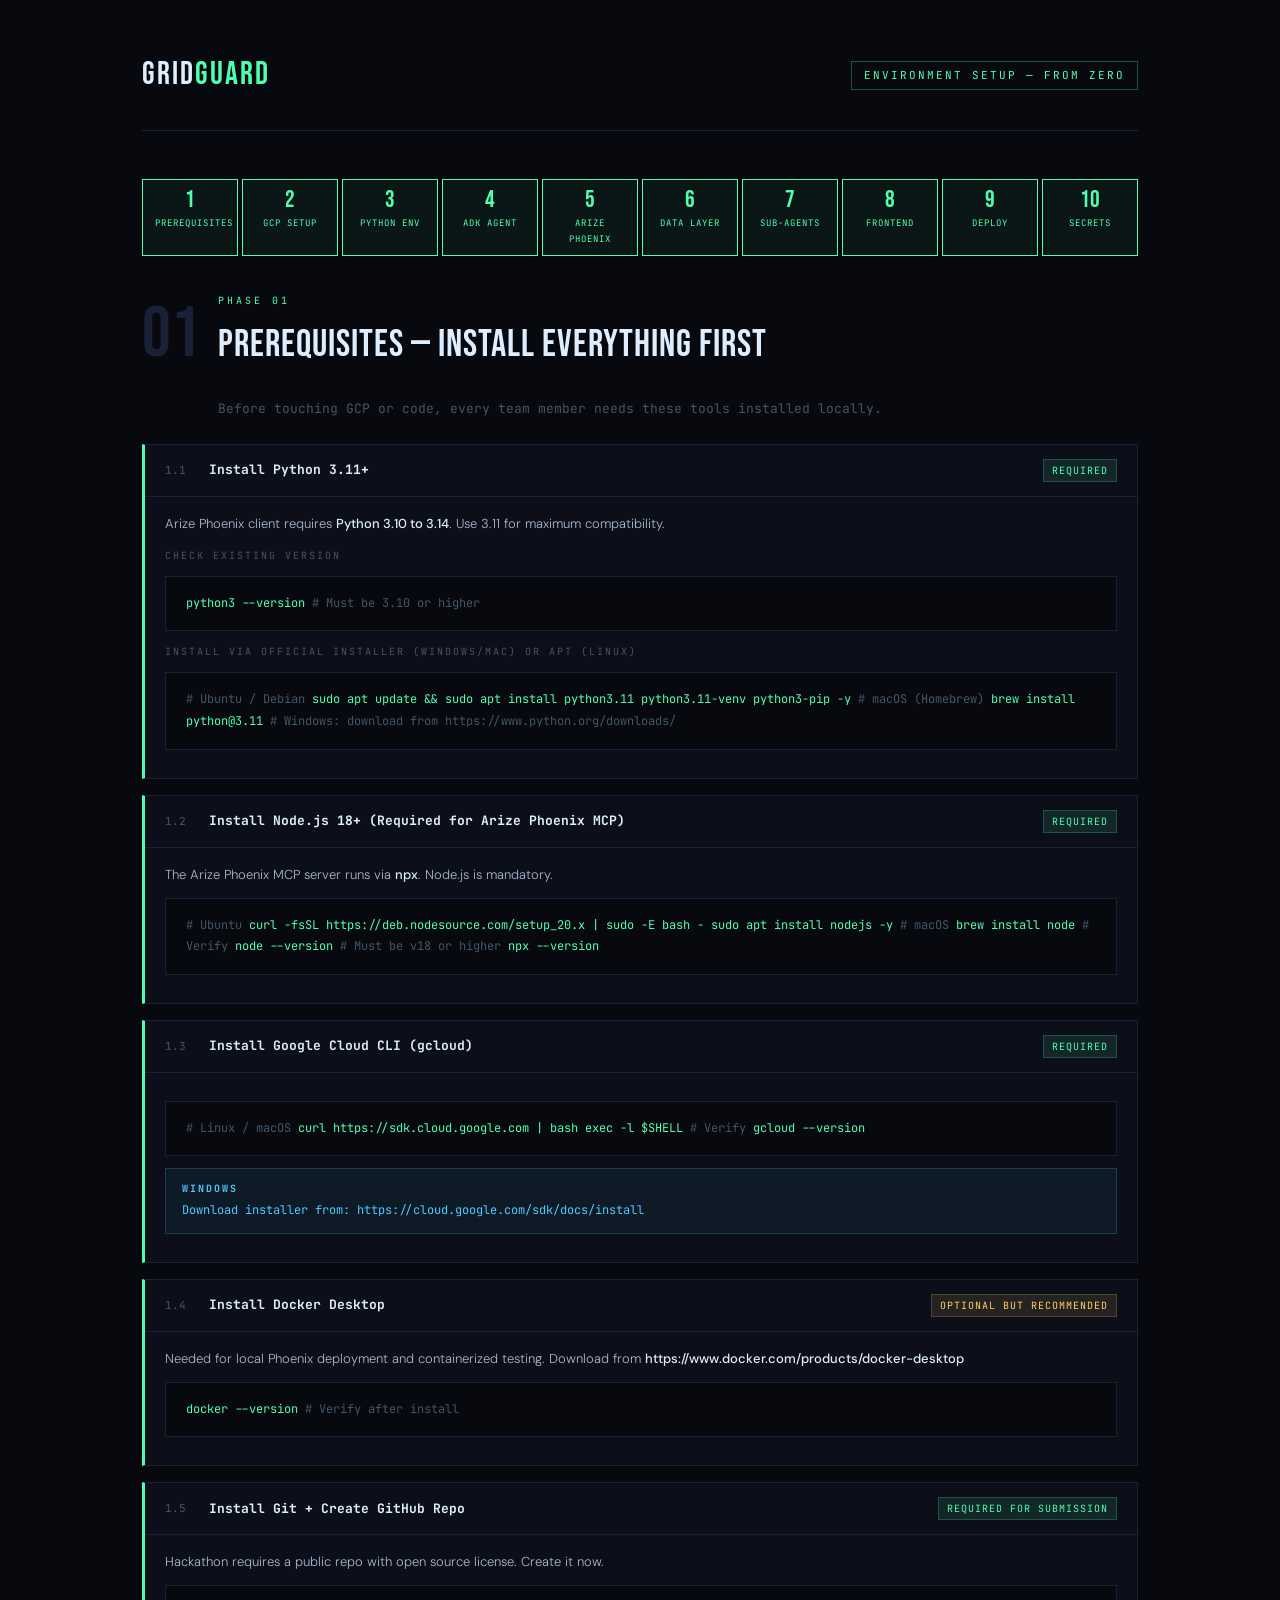
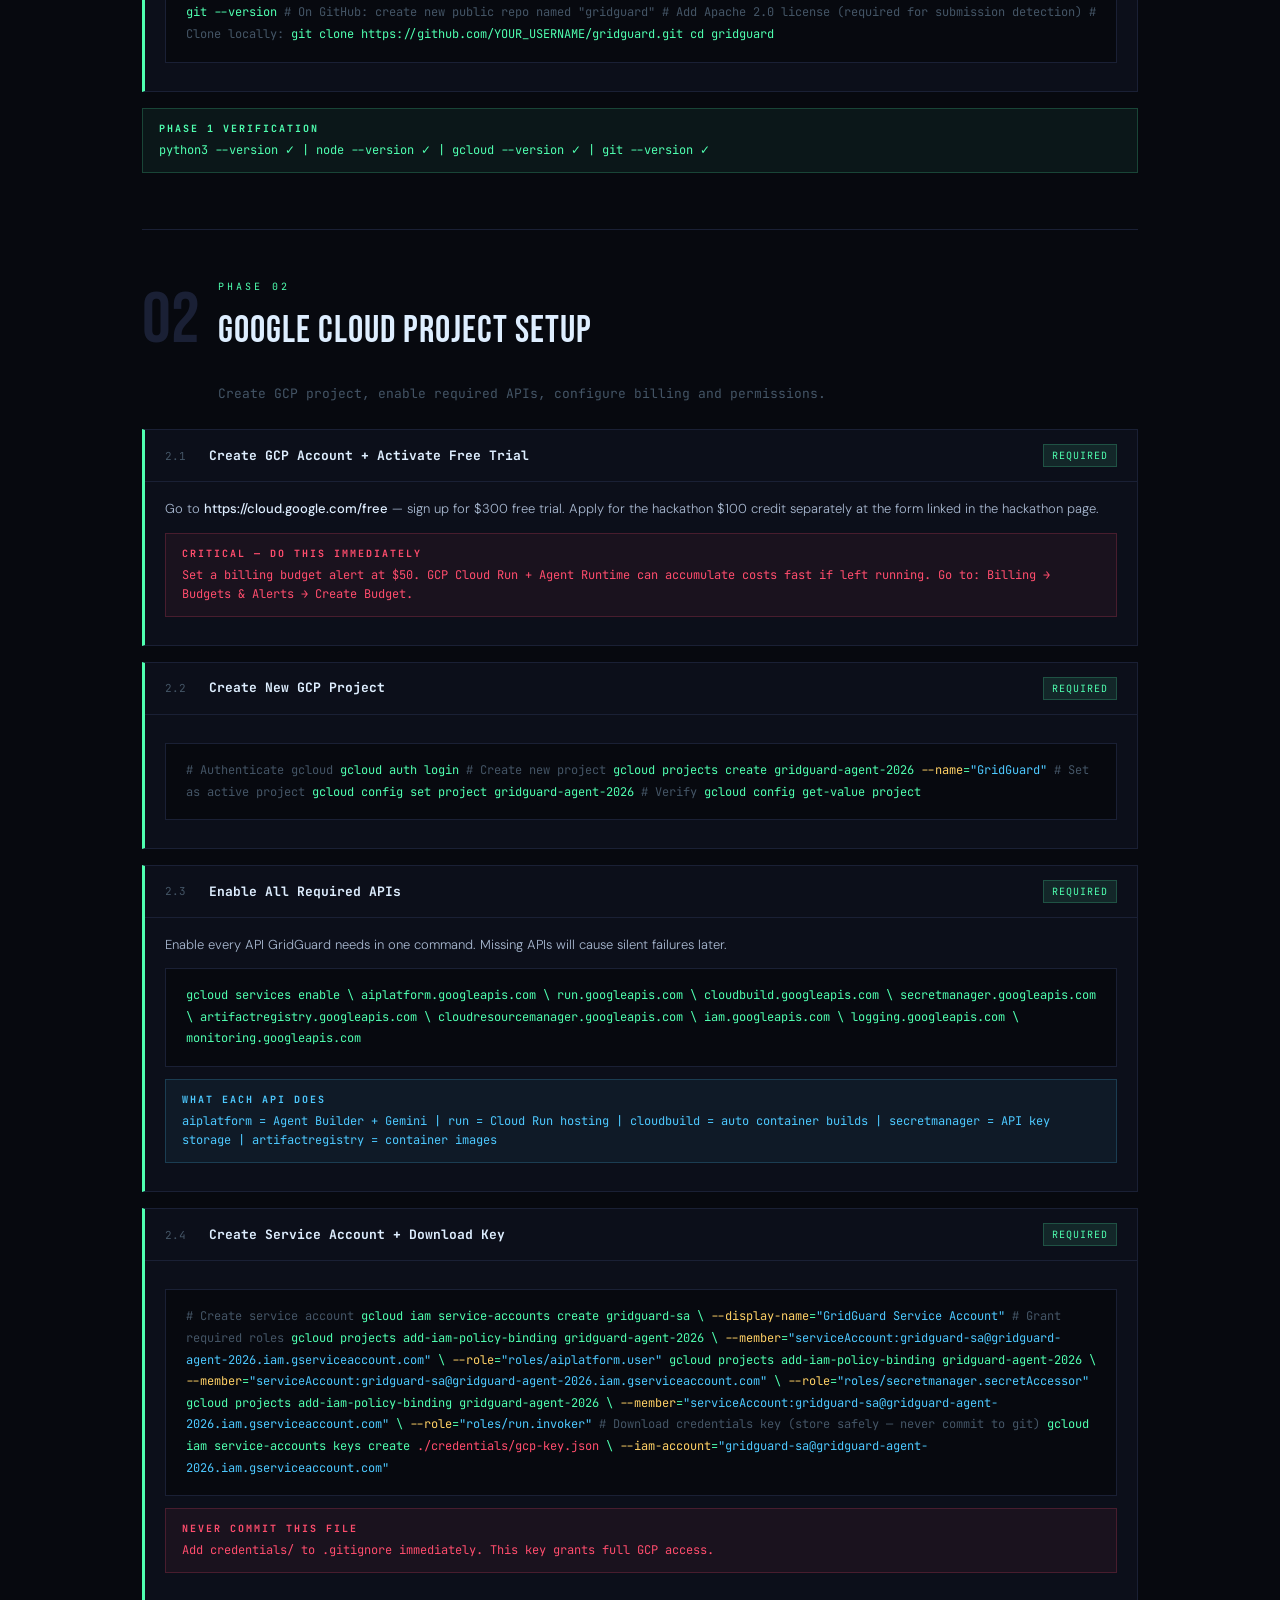
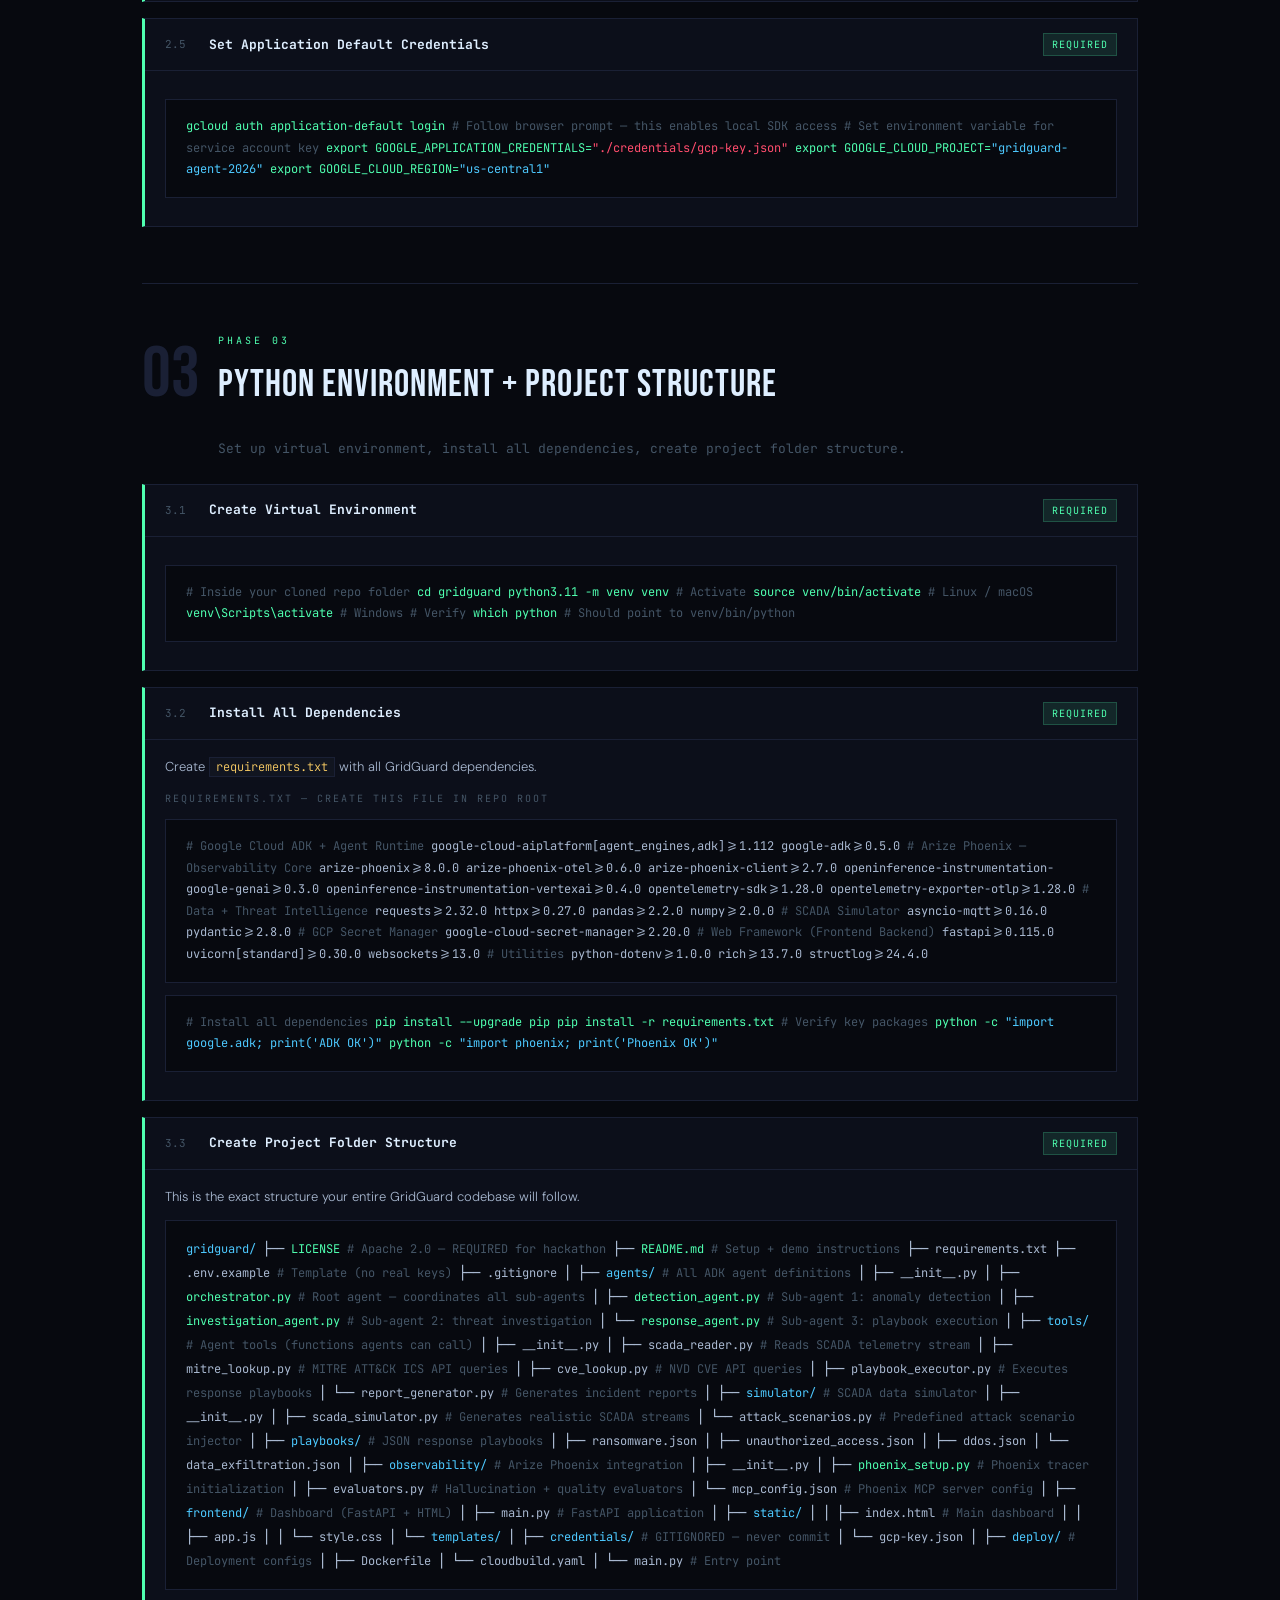
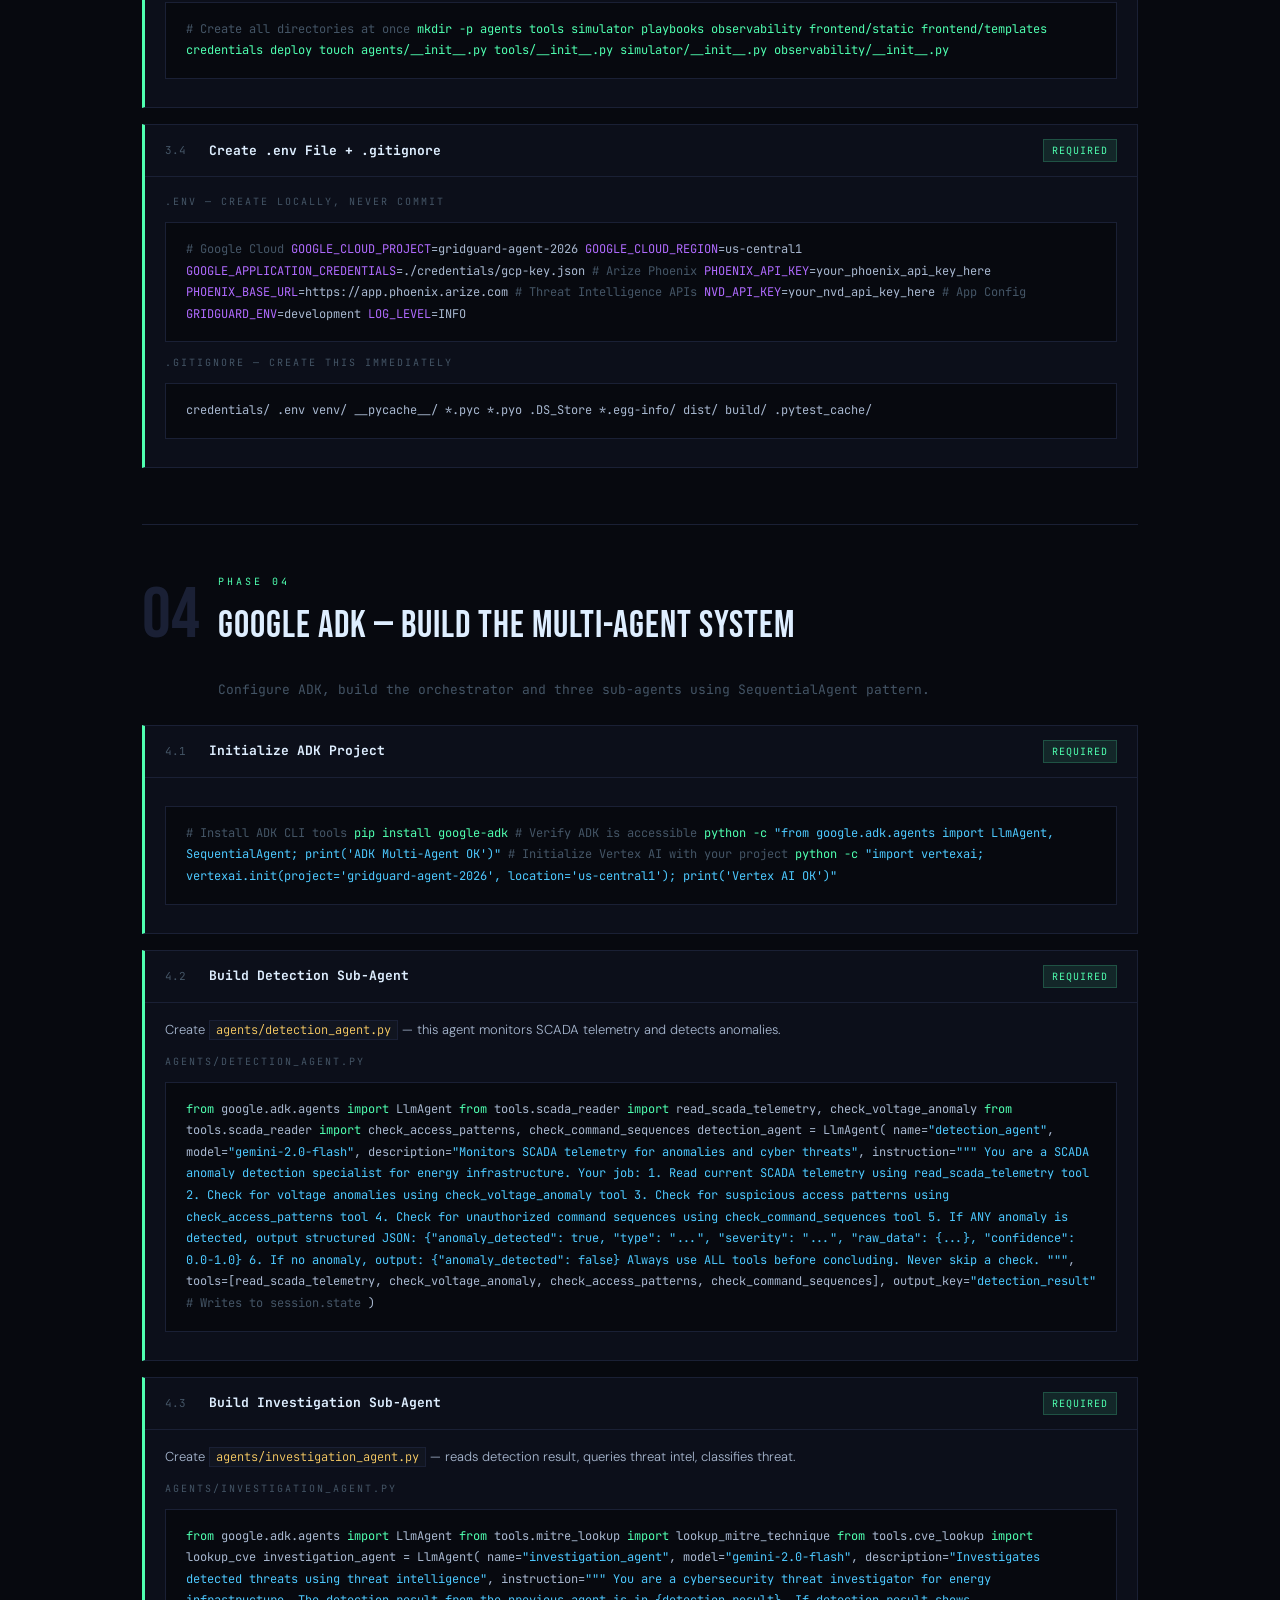
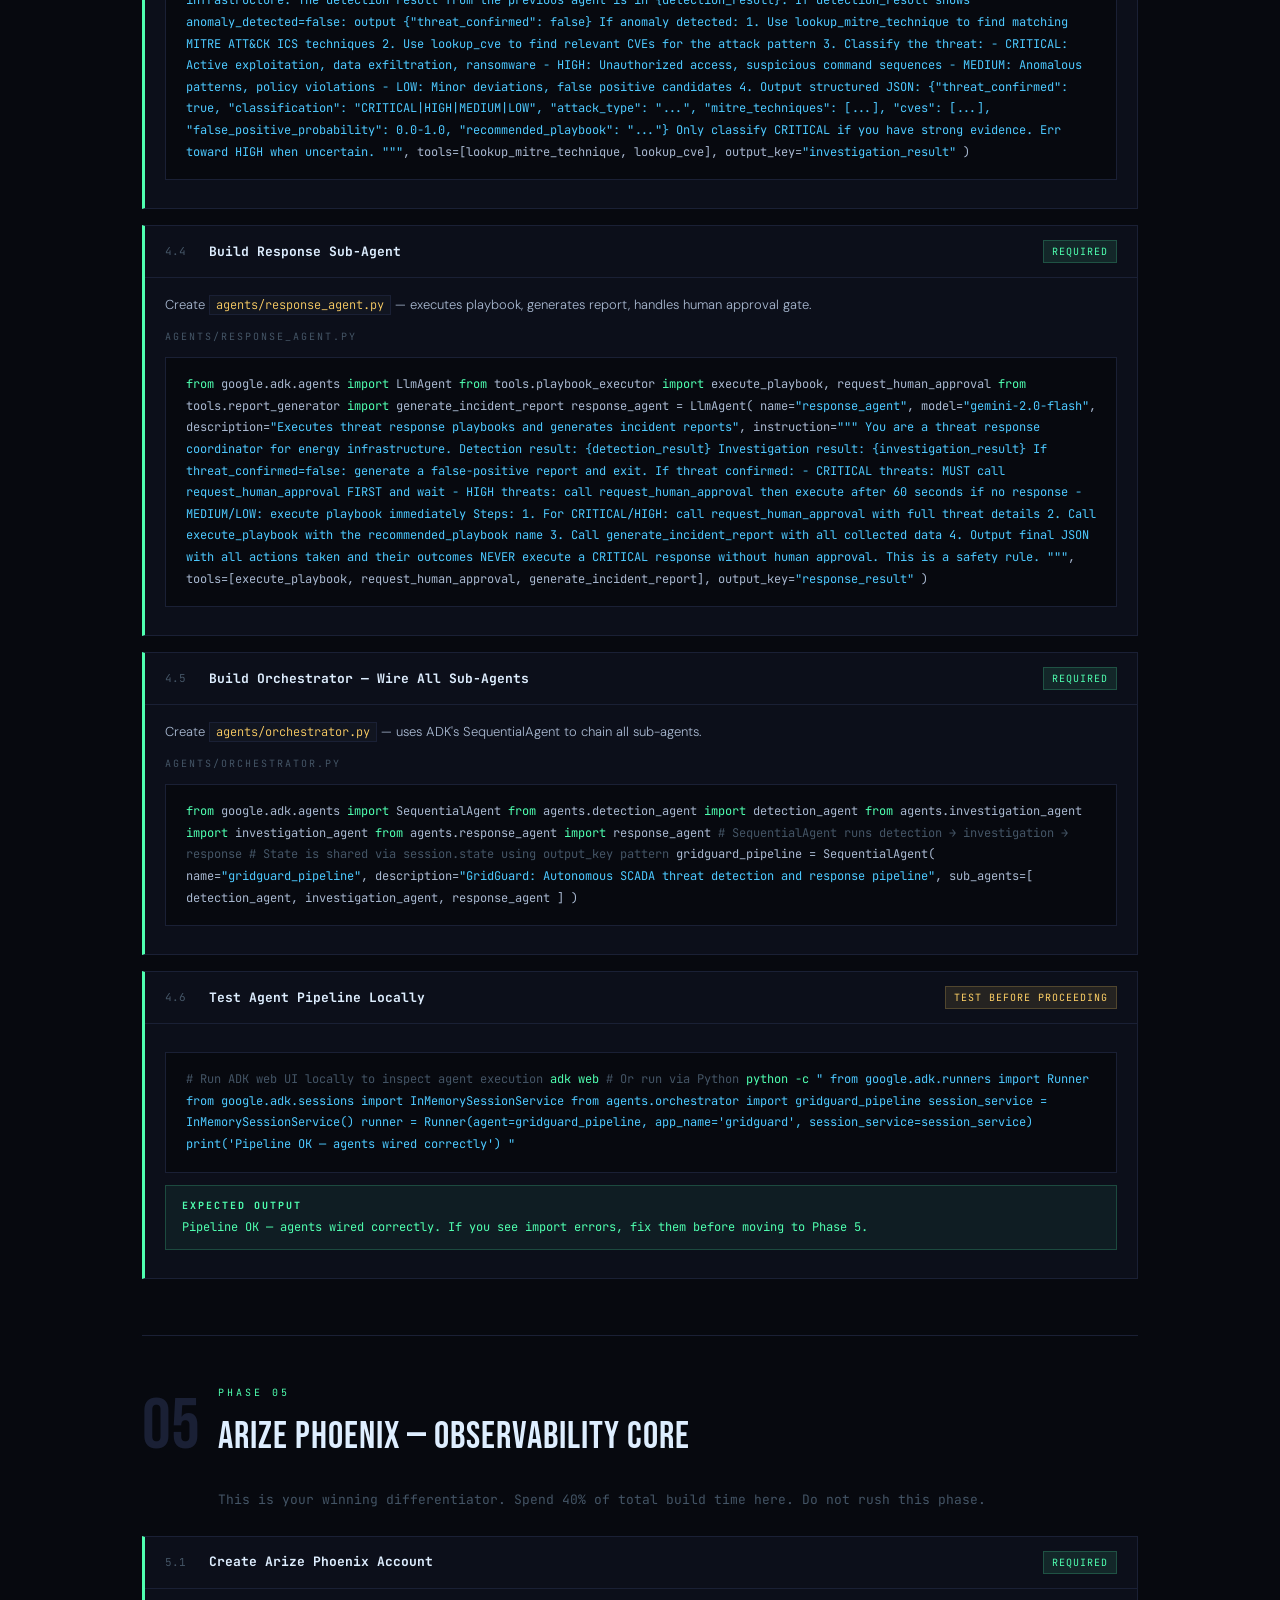
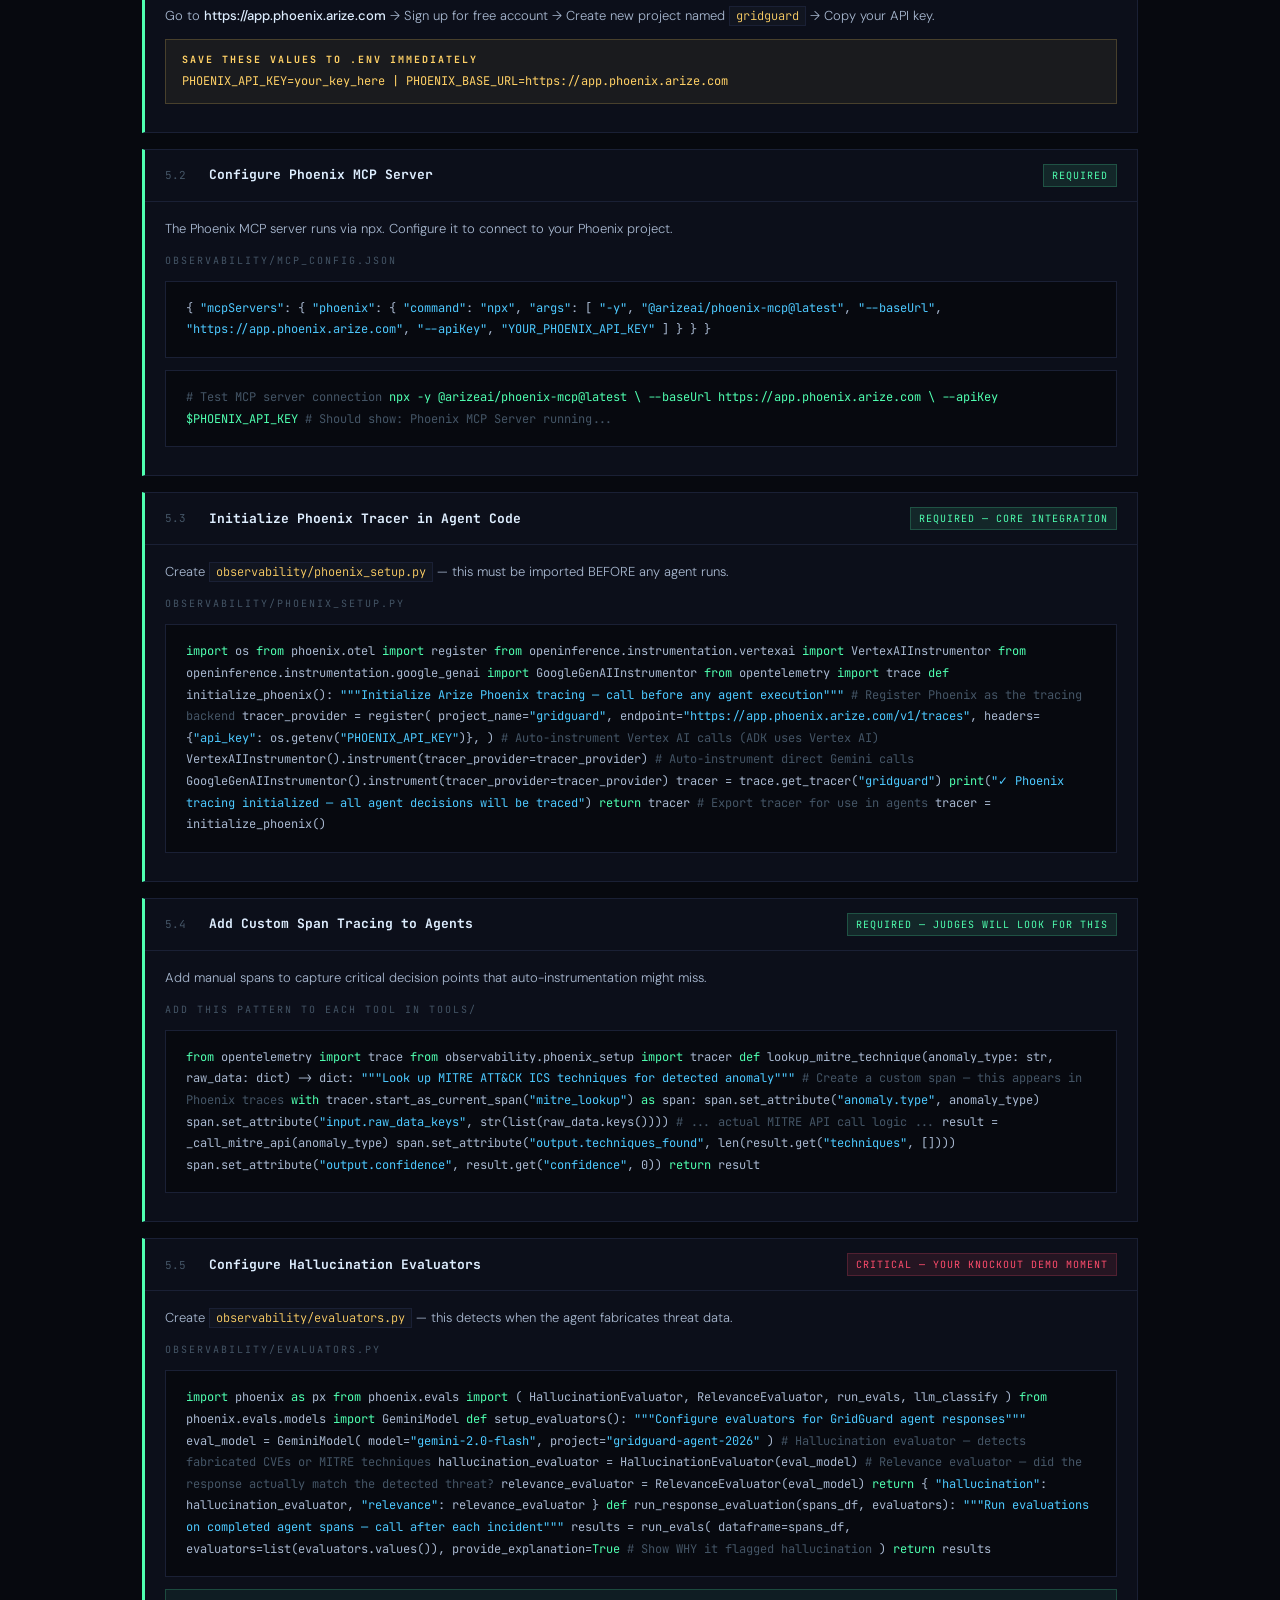
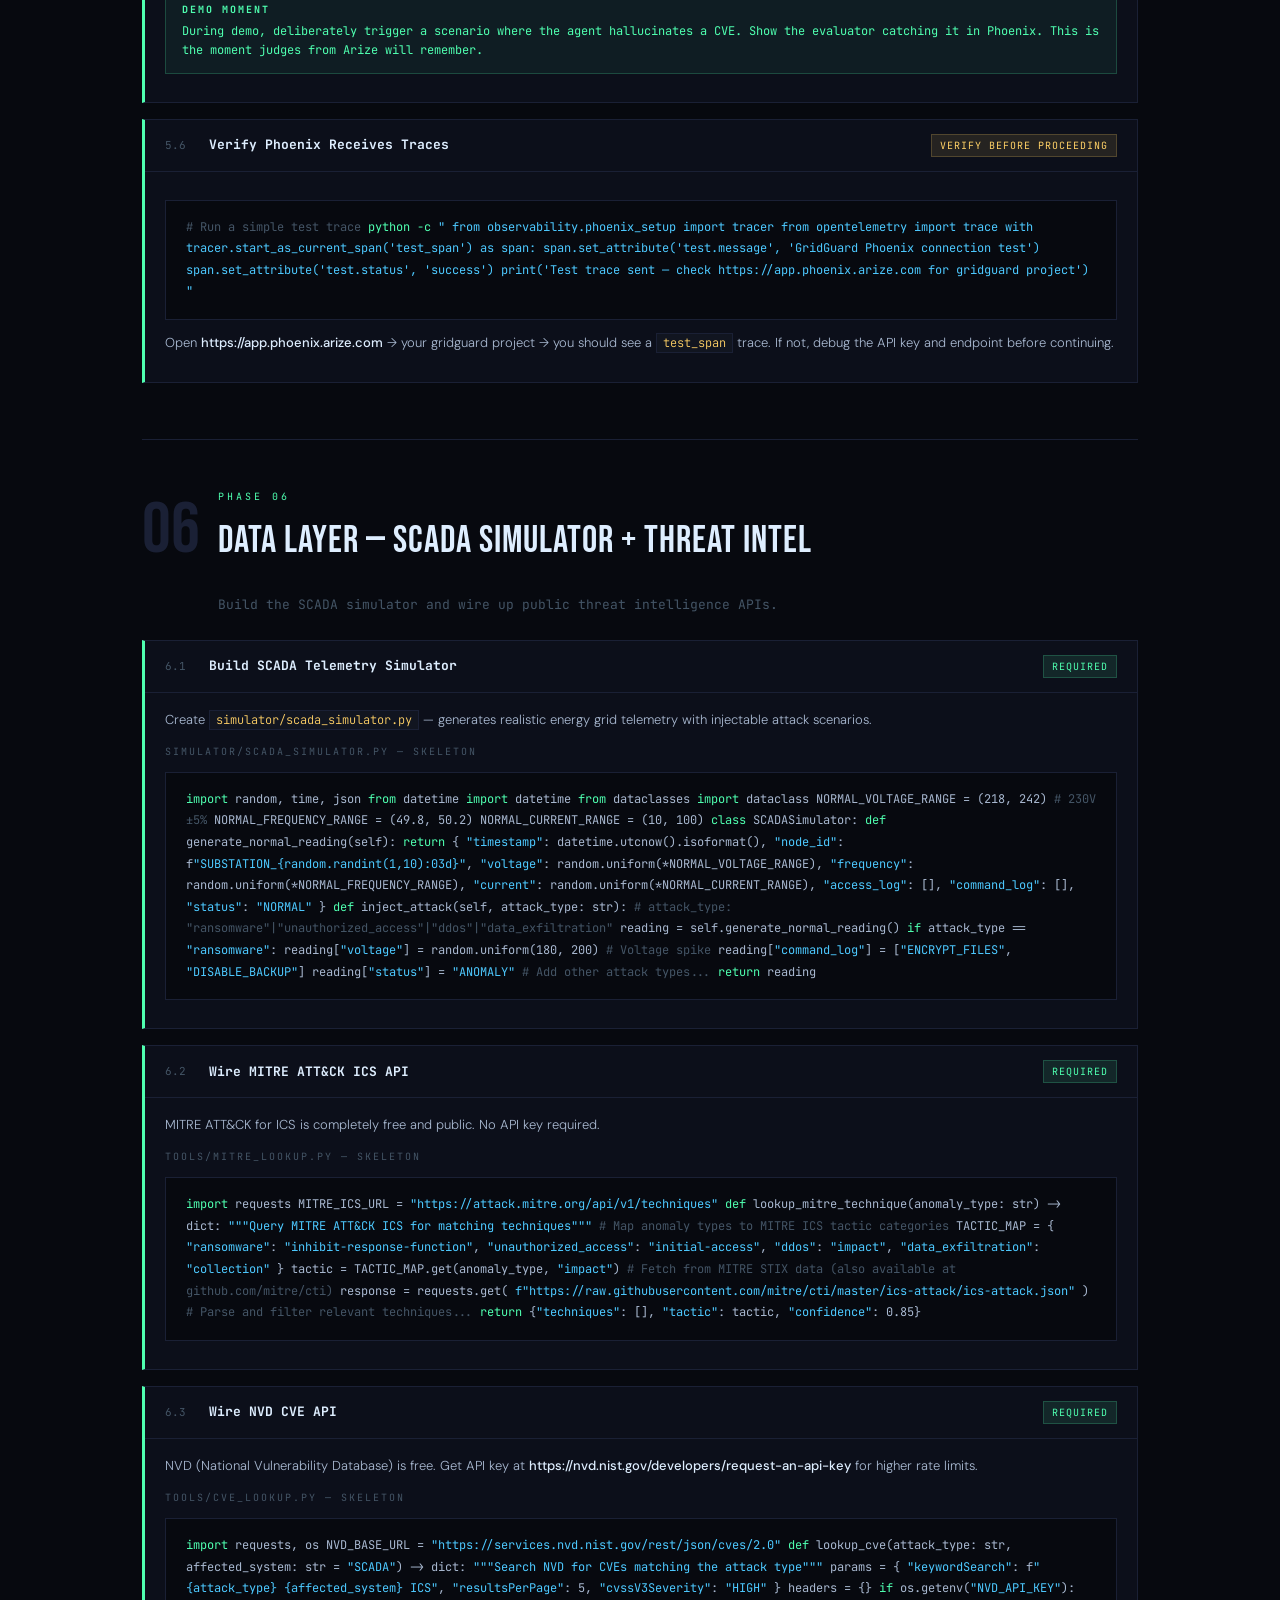
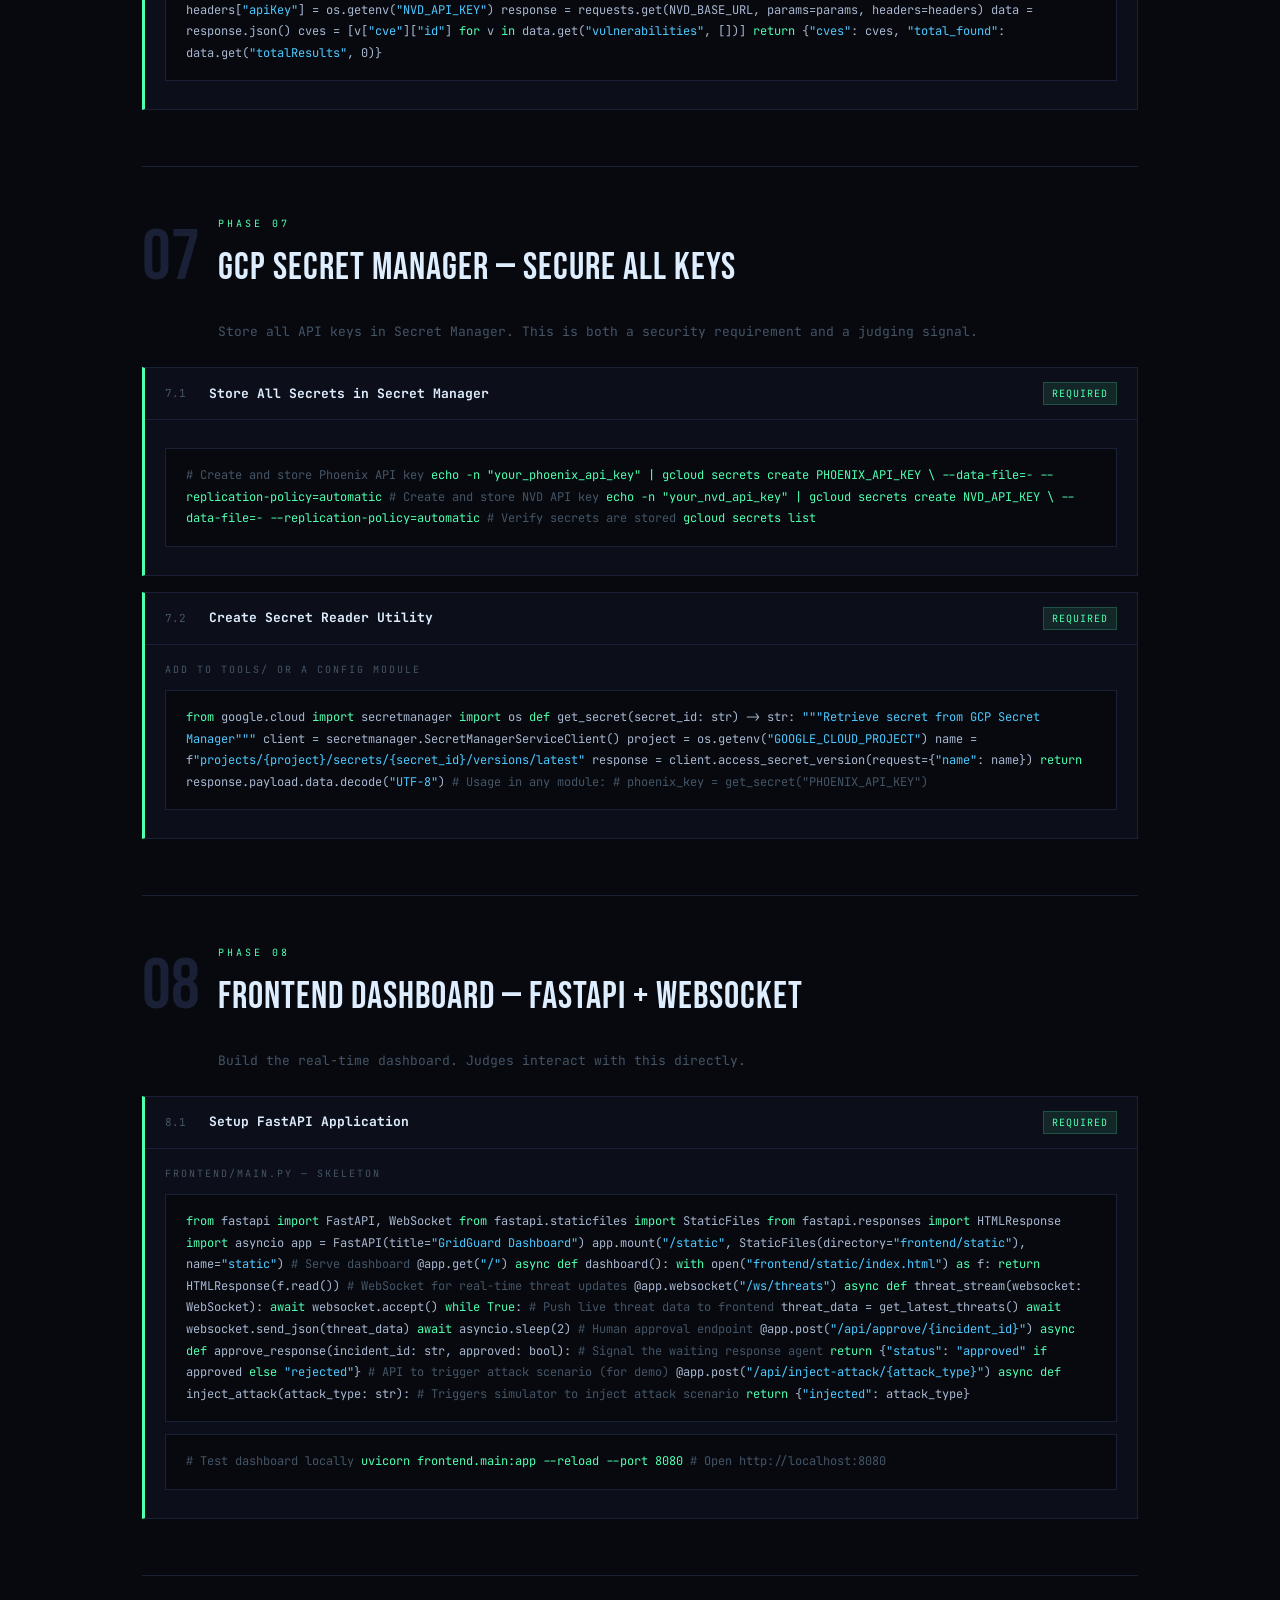
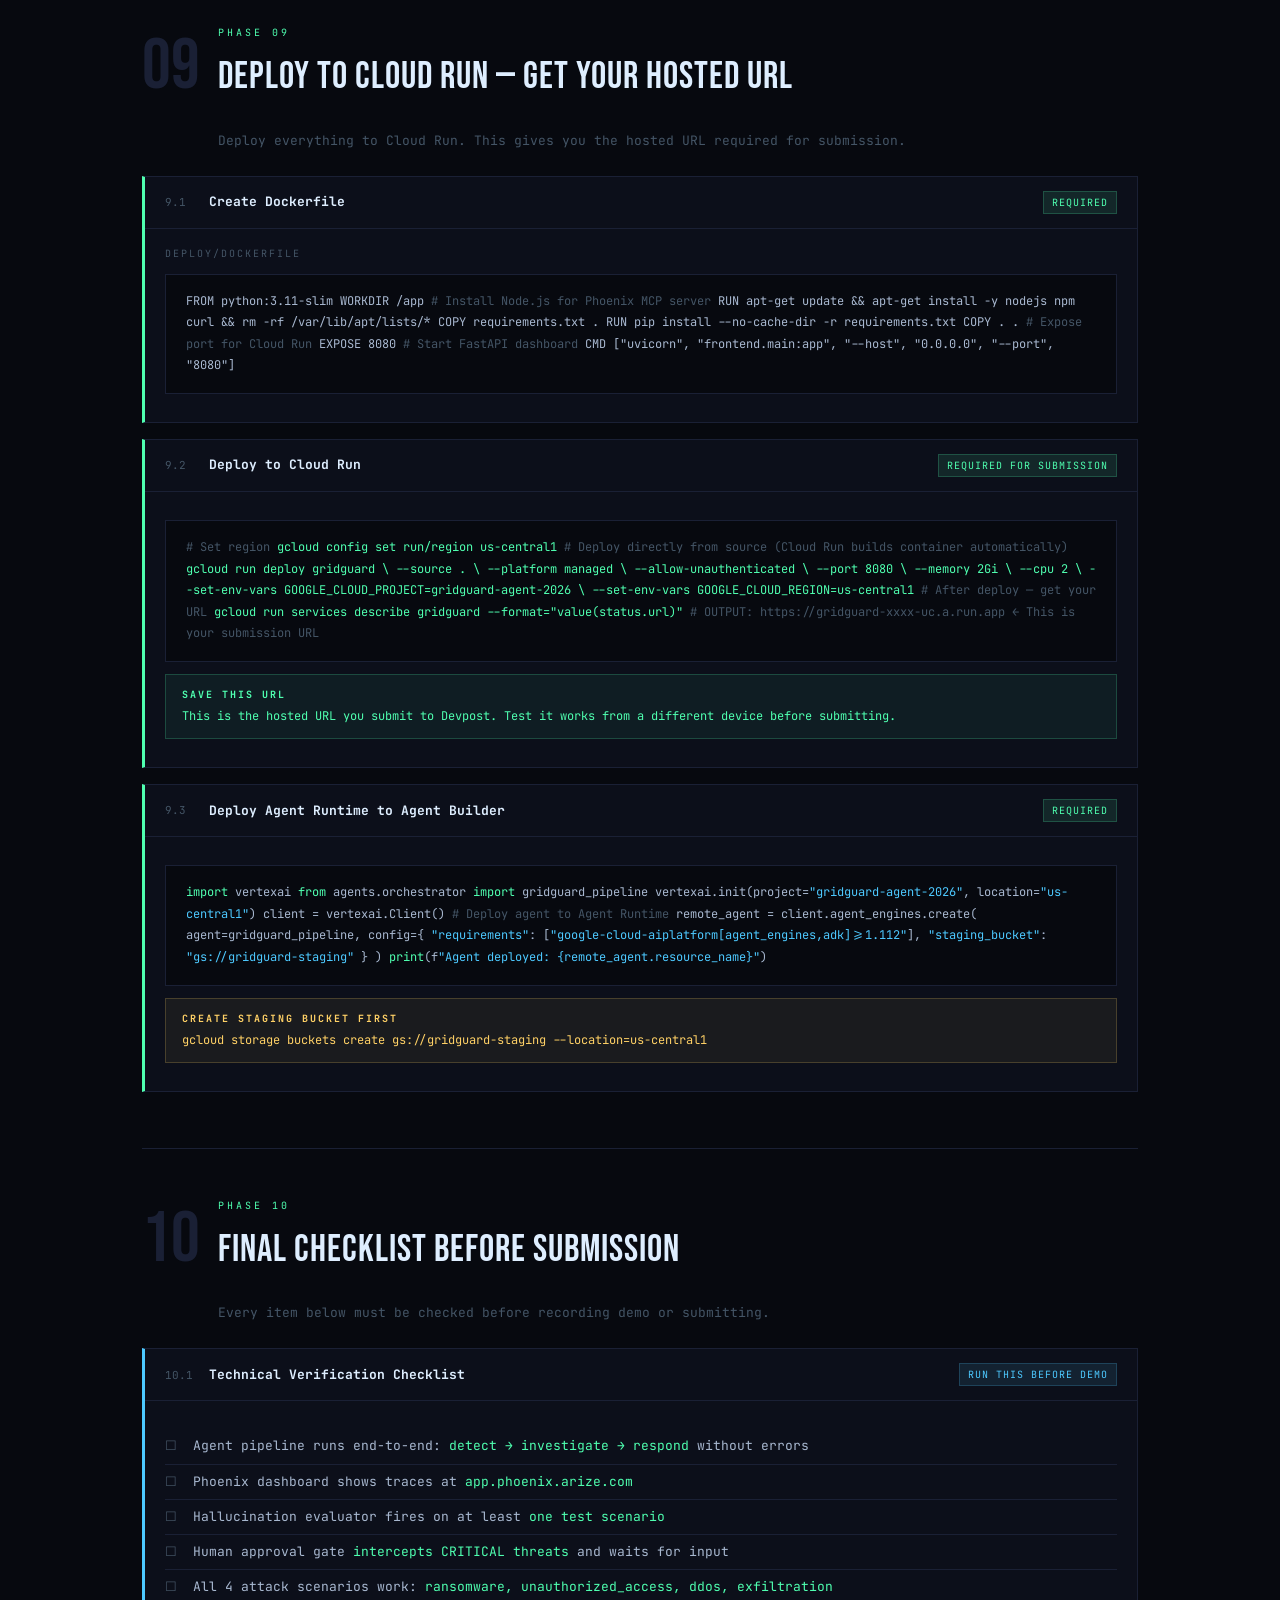
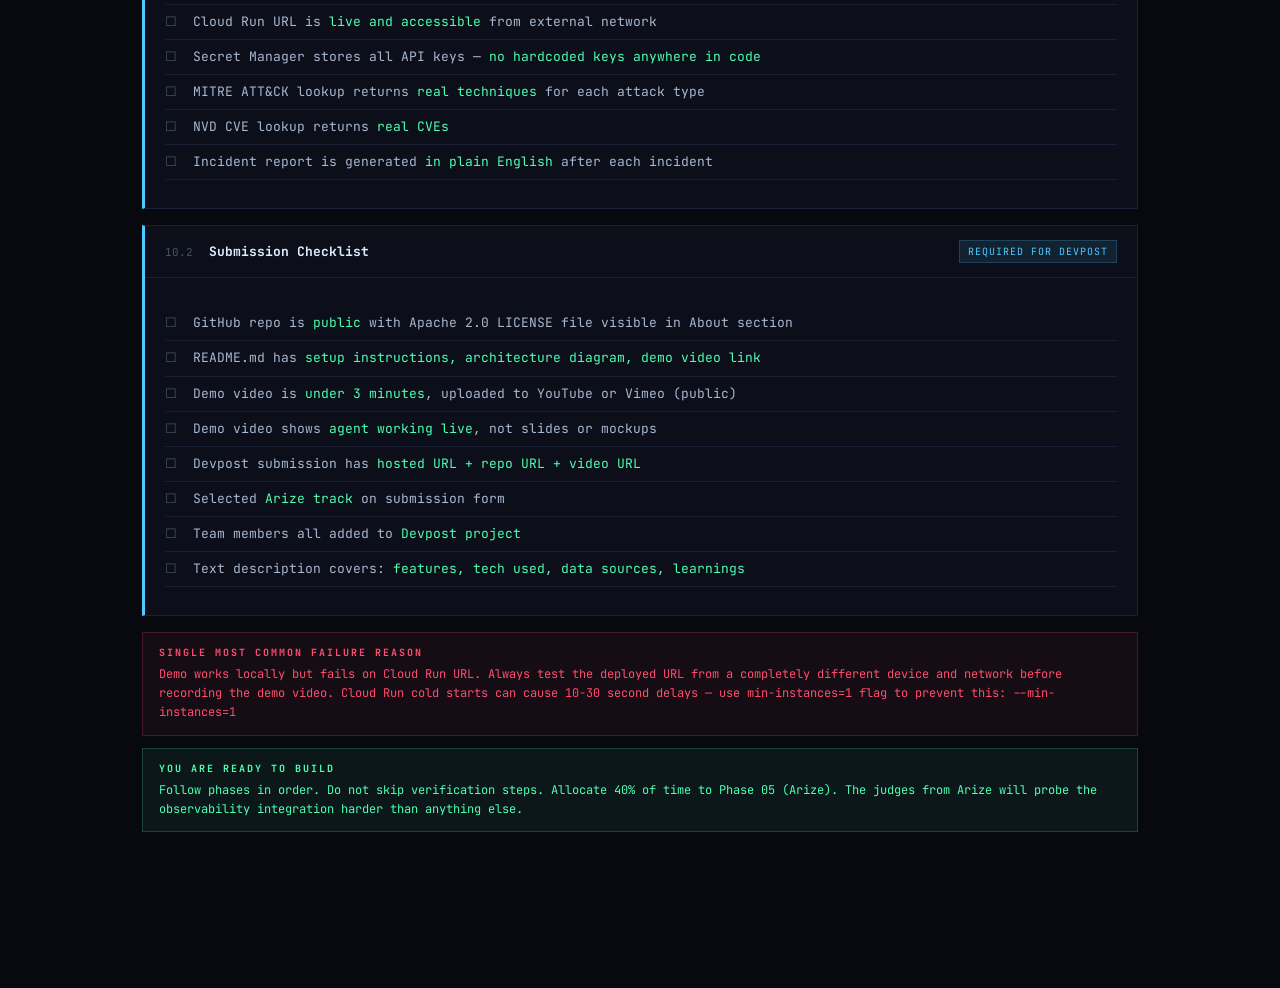
<file: req-docs/GridGuard_Environment_Setup.html>
<!DOCTYPE html>
<html lang="en">
<head>
<meta charset="UTF-8">
<meta name="viewport" content="width=device-width, initial-scale=1.0">
<title>GridGuard — Environment Setup Guide</title>
<link href="https://fonts.googleapis.com/css2?family=Bebas+Neue&family=JetBrains+Mono:wght@400;600;700&family=DM+Sans:wght@300;400;500;600&display=swap" rel="stylesheet">
<style>
  :root {
    --bg: #07090f;
    --bg2: #0c0f1a;
    --bg3: #111520;
    --border: #1a2035;
    --accent: #4fffb0;
    --accent2: #ff4d6d;
    --accent3: #ffd166;
    --blue: #4dc9ff;
    --purple: #b06bff;
    --text: #a8b8d0;
    --text-dim: #445566;
    --text-bright: #deeeff;
    --mono: 'JetBrains Mono', monospace;
    --sans: 'DM Sans', sans-serif;
    --display: 'Bebas Neue', sans-serif;
  }

  * { margin: 0; padding: 0; box-sizing: border-box; }

  body {
    background: var(--bg);
    color: var(--text);
    font-family: var(--sans);
    font-size: 14px;
    line-height: 1.7;
    max-width: 1060px;
    margin: 0 auto;
    padding: 48px 32px 100px;
  }

  /* TOP BAR */
  .topbar {
    display: flex;
    justify-content: space-between;
    align-items: center;
    padding-bottom: 28px;
    border-bottom: 1px solid var(--border);
    margin-bottom: 48px;
  }

  .brand {
    font-family: var(--display);
    font-size: 32px;
    color: var(--text-bright);
    letter-spacing: 2px;
  }

  .brand span { color: var(--accent); }

  .doc-tag {
    font-family: var(--mono);
    font-size: 11px;
    color: var(--accent);
    border: 1px solid rgba(79,255,176,0.3);
    padding: 4px 12px;
    letter-spacing: 2px;
  }

  /* PHASE HEADER */
  .phase {
    margin-bottom: 56px;
  }

  .phase-label {
    display: flex;
    align-items: center;
    gap: 16px;
    margin-bottom: 20px;
  }

  .phase-num {
    font-family: var(--display);
    font-size: 72px;
    line-height: 1;
    color: var(--border);
    min-width: 60px;
  }

  .phase-info {}

  .phase-tag {
    font-family: var(--mono);
    font-size: 10px;
    color: var(--accent);
    letter-spacing: 3px;
    text-transform: uppercase;
    margin-bottom: 4px;
  }

  .phase-title {
    font-family: var(--display);
    font-size: 38px;
    color: var(--text-bright);
    letter-spacing: 1px;
  }

  .phase-desc {
    font-size: 13px;
    color: var(--text-dim);
    margin-bottom: 24px;
    padding-left: 76px;
    font-family: var(--mono);
  }

  /* STEP */
  .step {
    background: var(--bg2);
    border: 1px solid var(--border);
    border-left: 3px solid var(--accent);
    margin-bottom: 16px;
    overflow: hidden;
  }

  .step.warning { border-left-color: var(--accent3); }
  .step.danger { border-left-color: var(--accent2); }
  .step.info { border-left-color: var(--blue); }
  .step.purple { border-left-color: var(--purple); }

  .step-header {
    padding: 14px 20px;
    display: flex;
    align-items: center;
    gap: 12px;
    border-bottom: 1px solid var(--border);
  }

  .step-num {
    font-family: var(--mono);
    font-size: 11px;
    color: var(--text-dim);
    min-width: 32px;
  }

  .step-title {
    font-family: var(--mono);
    font-size: 13px;
    font-weight: 700;
    color: var(--text-bright);
    flex: 1;
  }

  .step-badge {
    font-family: var(--mono);
    font-size: 10px;
    padding: 2px 8px;
    letter-spacing: 1px;
    text-transform: uppercase;
  }

  .badge-green { background: rgba(79,255,176,0.1); color: var(--accent); border: 1px solid rgba(79,255,176,0.2); }
  .badge-yellow { background: rgba(255,209,102,0.1); color: var(--accent3); border: 1px solid rgba(255,209,102,0.2); }
  .badge-red { background: rgba(255,77,109,0.1); color: var(--accent2); border: 1px solid rgba(255,77,109,0.2); }
  .badge-blue { background: rgba(77,201,255,0.1); color: var(--blue); border: 1px solid rgba(77,201,255,0.2); }
  .badge-purple { background: rgba(176,107,255,0.1); color: var(--purple); border: 1px solid rgba(176,107,255,0.2); }

  .step-body {
    padding: 16px 20px;
  }

  .step-body p {
    font-size: 13px;
    color: var(--text);
    margin-bottom: 12px;
    font-weight: 300;
  }

  .step-body p strong {
    color: var(--text-bright);
    font-weight: 500;
  }

  /* CODE BLOCK */
  .code-block {
    background: var(--bg);
    border: 1px solid var(--border);
    padding: 16px 20px;
    margin: 12px 0;
    font-family: var(--mono);
    font-size: 12px;
    line-height: 1.8;
    overflow-x: auto;
    position: relative;
  }

  .code-block .comment { color: var(--text-dim); }
  .code-block .cmd { color: var(--accent); }
  .code-block .flag { color: var(--accent3); }
  .code-block .string { color: var(--blue); }
  .code-block .var { color: var(--purple); }
  .code-block .path { color: var(--accent2); }

  .code-label {
    font-family: var(--mono);
    font-size: 10px;
    color: var(--text-dim);
    letter-spacing: 2px;
    text-transform: uppercase;
    margin-bottom: 6px;
  }

  /* FILE TREE */
  .file-tree {
    background: var(--bg);
    border: 1px solid var(--border);
    padding: 16px 20px;
    font-family: var(--mono);
    font-size: 12px;
    line-height: 2;
    margin: 12px 0;
  }

  .ft-dir { color: var(--blue); }
  .ft-file { color: var(--text); }
  .ft-comment { color: var(--text-dim); }
  .ft-important { color: var(--accent); }

  /* NOTE BOX */
  .note {
    padding: 12px 16px;
    margin: 12px 0;
    font-family: var(--mono);
    font-size: 12px;
    line-height: 1.6;
  }

  .note-warn {
    background: rgba(255,209,102,0.06);
    border: 1px solid rgba(255,209,102,0.2);
    color: var(--accent3);
  }

  .note-danger {
    background: rgba(255,77,109,0.06);
    border: 1px solid rgba(255,77,109,0.2);
    color: var(--accent2);
  }

  .note-success {
    background: rgba(79,255,176,0.06);
    border: 1px solid rgba(79,255,176,0.2);
    color: var(--accent);
  }

  .note-info {
    background: rgba(77,201,255,0.06);
    border: 1px solid rgba(77,201,255,0.2);
    color: var(--blue);
  }

  .note strong {
    display: block;
    margin-bottom: 4px;
    font-size: 10px;
    letter-spacing: 2px;
    text-transform: uppercase;
  }

  /* CHECKLIST */
  .checklist {
    list-style: none;
    margin: 12px 0;
  }

  .checklist li {
    padding: 6px 0 6px 28px;
    position: relative;
    font-size: 13px;
    color: var(--text);
    border-bottom: 1px solid var(--border);
    font-family: var(--mono);
  }

  .checklist li::before {
    content: '☐';
    position: absolute;
    left: 0;
    color: var(--text-dim);
  }

  .checklist li span { color: var(--accent); }

  /* DIVIDER */
  .divider {
    border: none;
    border-top: 1px solid var(--border);
    margin: 48px 0;
    position: relative;
  }

  .divider::after {
    content: attr(data-label);
    position: absolute;
    top: -8px;
    left: 50%;
    transform: translateX(-50%);
    background: var(--bg);
    padding: 0 16px;
    font-family: var(--mono);
    font-size: 10px;
    color: var(--text-dim);
    letter-spacing: 2px;
  }

  /* INLINE CODE */
  code {
    background: var(--bg3);
    border: 1px solid var(--border);
    padding: 1px 6px;
    font-family: var(--mono);
    font-size: 12px;
    color: var(--accent3);
  }

  /* TABLE */
  table {
    width: 100%;
    border-collapse: collapse;
    margin: 16px 0;
    font-family: var(--mono);
    font-size: 12px;
  }

  th {
    background: var(--bg3);
    color: var(--accent);
    font-size: 10px;
    letter-spacing: 2px;
    text-transform: uppercase;
    padding: 10px 14px;
    text-align: left;
    border-bottom: 1px solid var(--border);
  }

  td {
    padding: 10px 14px;
    border-bottom: 1px solid var(--border);
    color: var(--text);
  }

  tr:hover td { background: var(--bg2); }

  td:first-child { color: var(--text-bright); }

  /* PROGRESS BAR */
  .progress-track {
    display: flex;
    gap: 4px;
    margin: 24px 0 36px;
    flex-wrap: wrap;
  }

  .progress-item {
    flex: 1;
    min-width: 80px;
    padding: 8px 12px;
    background: var(--bg2);
    border: 1px solid var(--border);
    text-align: center;
  }

  .progress-item.active {
    border-color: var(--accent);
    background: rgba(79,255,176,0.05);
  }

  .progress-item-num {
    font-family: var(--display);
    font-size: 24px;
    color: var(--text-dim);
    line-height: 1;
  }

  .progress-item.active .progress-item-num { color: var(--accent); }

  .progress-item-label {
    font-family: var(--mono);
    font-size: 9px;
    color: var(--text-dim);
    letter-spacing: 1px;
    text-transform: uppercase;
    margin-top: 4px;
  }

  .progress-item.active .progress-item-label { color: var(--accent); }
</style>
</head>
<body>

<!-- TOP BAR -->
<div class="topbar">
  <div class="brand">GRID<span>GUARD</span></div>
  <div class="doc-tag">ENVIRONMENT SETUP — FROM ZERO</div>
</div>

<!-- PHASE OVERVIEW -->
<div class="progress-track">
  <div class="progress-item active"><div class="progress-item-num">1</div><div class="progress-item-label">Prerequisites</div></div>
  <div class="progress-item active"><div class="progress-item-num">2</div><div class="progress-item-label">GCP Setup</div></div>
  <div class="progress-item active"><div class="progress-item-num">3</div><div class="progress-item-label">Python Env</div></div>
  <div class="progress-item active"><div class="progress-item-num">4</div><div class="progress-item-label">ADK Agent</div></div>
  <div class="progress-item active"><div class="progress-item-num">5</div><div class="progress-item-label">Arize Phoenix</div></div>
  <div class="progress-item active"><div class="progress-item-num">6</div><div class="progress-item-label">Data Layer</div></div>
  <div class="progress-item active"><div class="progress-item-num">7</div><div class="progress-item-label">Sub-Agents</div></div>
  <div class="progress-item active"><div class="progress-item-num">8</div><div class="progress-item-label">Frontend</div></div>
  <div class="progress-item active"><div class="progress-item-num">9</div><div class="progress-item-label">Deploy</div></div>
  <div class="progress-item active"><div class="progress-item-num">10</div><div class="progress-item-label">Secrets</div></div>
</div>


<!-- ═══════════════════════════════════════════════ -->
<!-- PHASE 1 -->
<!-- ═══════════════════════════════════════════════ -->
<div class="phase">
  <div class="phase-label">
    <div class="phase-num">01</div>
    <div class="phase-info">
      <div class="phase-tag">Phase 01</div>
      <div class="phase-title">Prerequisites — Install Everything First</div>
    </div>
  </div>
  <div class="phase-desc">Before touching GCP or code, every team member needs these tools installed locally.</div>

  <div class="step">
    <div class="step-header">
      <span class="step-num">1.1</span>
      <span class="step-title">Install Python 3.11+</span>
      <span class="step-badge badge-green">Required</span>
    </div>
    <div class="step-body">
      <p>Arize Phoenix client requires <strong>Python 3.10 to 3.14</strong>. Use 3.11 for maximum compatibility.</p>
      <div class="code-label">Check existing version</div>
      <div class="code-block">
<span class="cmd">python3 --version</span>   <span class="comment"># Must be 3.10 or higher</span>
      </div>
      <div class="code-label">Install via official installer (windows/mac) or apt (linux)</div>
      <div class="code-block">
<span class="comment"># Ubuntu / Debian</span>
<span class="cmd">sudo apt update && sudo apt install python3.11 python3.11-venv python3-pip -y</span>

<span class="comment"># macOS (Homebrew)</span>
<span class="cmd">brew install python@3.11</span>

<span class="comment"># Windows: download from https://www.python.org/downloads/</span>
      </div>
    </div>
  </div>

  <div class="step">
    <div class="step-header">
      <span class="step-num">1.2</span>
      <span class="step-title">Install Node.js 18+ (Required for Arize Phoenix MCP)</span>
      <span class="step-badge badge-green">Required</span>
    </div>
    <div class="step-body">
      <p>The Arize Phoenix MCP server runs via <strong>npx</strong>. Node.js is mandatory.</p>
      <div class="code-block">
<span class="comment"># Ubuntu</span>
<span class="cmd">curl -fsSL https://deb.nodesource.com/setup_20.x | sudo -E bash -</span>
<span class="cmd">sudo apt install nodejs -y</span>

<span class="comment"># macOS</span>
<span class="cmd">brew install node</span>

<span class="comment"># Verify</span>
<span class="cmd">node --version</span>   <span class="comment"># Must be v18 or higher</span>
<span class="cmd">npx --version</span>
      </div>
    </div>
  </div>

  <div class="step">
    <div class="step-header">
      <span class="step-num">1.3</span>
      <span class="step-title">Install Google Cloud CLI (gcloud)</span>
      <span class="step-badge badge-green">Required</span>
    </div>
    <div class="step-body">
      <div class="code-block">
<span class="comment"># Linux / macOS</span>
<span class="cmd">curl https://sdk.cloud.google.com | bash</span>
<span class="cmd">exec -l $SHELL</span>

<span class="comment"># Verify</span>
<span class="cmd">gcloud --version</span>
      </div>
      <div class="note note-info">
        <strong>Windows</strong>
        Download installer from: https://cloud.google.com/sdk/docs/install
      </div>
    </div>
  </div>

  <div class="step">
    <div class="step-header">
      <span class="step-num">1.4</span>
      <span class="step-title">Install Docker Desktop</span>
      <span class="step-badge badge-yellow">Optional but Recommended</span>
    </div>
    <div class="step-body">
      <p>Needed for local Phoenix deployment and containerized testing. Download from <strong>https://www.docker.com/products/docker-desktop</strong></p>
      <div class="code-block">
<span class="cmd">docker --version</span>   <span class="comment"># Verify after install</span>
      </div>
    </div>
  </div>

  <div class="step">
    <div class="step-header">
      <span class="step-num">1.5</span>
      <span class="step-title">Install Git + Create GitHub Repo</span>
      <span class="step-badge badge-green">Required for Submission</span>
    </div>
    <div class="step-body">
      <p>Hackathon requires a public repo with open source license. Create it now.</p>
      <div class="code-block">
<span class="cmd">git --version</span>

<span class="comment"># On GitHub: create new public repo named "gridguard"</span>
<span class="comment"># Add Apache 2.0 license (required for submission detection)</span>
<span class="comment"># Clone locally:</span>
<span class="cmd">git clone https://github.com/YOUR_USERNAME/gridguard.git</span>
<span class="cmd">cd gridguard</span>
      </div>
    </div>
  </div>

  <div class="note note-success">
    <strong>Phase 1 Verification</strong>
    python3 --version ✓ | node --version ✓ | gcloud --version ✓ | git --version ✓
  </div>
</div>

<hr class="divider" data-label="PHASE BOUNDARY">


<!-- ═══════════════════════════════════════════════ -->
<!-- PHASE 2 -->
<!-- ═══════════════════════════════════════════════ -->
<div class="phase">
  <div class="phase-label">
    <div class="phase-num">02</div>
    <div class="phase-info">
      <div class="phase-tag">Phase 02</div>
      <div class="phase-title">Google Cloud Project Setup</div>
    </div>
  </div>
  <div class="phase-desc">Create GCP project, enable required APIs, configure billing and permissions.</div>

  <div class="step">
    <div class="step-header">
      <span class="step-num">2.1</span>
      <span class="step-title">Create GCP Account + Activate Free Trial</span>
      <span class="step-badge badge-green">Required</span>
    </div>
    <div class="step-body">
      <p>Go to <strong>https://cloud.google.com/free</strong> — sign up for $300 free trial. Apply for the hackathon $100 credit separately at the form linked in the hackathon page.</p>
      <div class="note note-danger">
        <strong>Critical — Do This Immediately</strong>
        Set a billing budget alert at $50. GCP Cloud Run + Agent Runtime can accumulate costs fast if left running. Go to: Billing → Budgets & Alerts → Create Budget.
      </div>
    </div>
  </div>

  <div class="step">
    <div class="step-header">
      <span class="step-num">2.2</span>
      <span class="step-title">Create New GCP Project</span>
      <span class="step-badge badge-green">Required</span>
    </div>
    <div class="step-body">
      <div class="code-block">
<span class="comment"># Authenticate gcloud</span>
<span class="cmd">gcloud auth login</span>

<span class="comment"># Create new project</span>
<span class="cmd">gcloud projects create gridguard-agent-2026 <span class="flag">--name</span>=<span class="string">"GridGuard"</span></span>

<span class="comment"># Set as active project</span>
<span class="cmd">gcloud config set project gridguard-agent-2026</span>

<span class="comment"># Verify</span>
<span class="cmd">gcloud config get-value project</span>
      </div>
    </div>
  </div>

  <div class="step">
    <div class="step-header">
      <span class="step-num">2.3</span>
      <span class="step-title">Enable All Required APIs</span>
      <span class="step-badge badge-green">Required</span>
    </div>
    <div class="step-body">
      <p>Enable every API GridGuard needs in one command. Missing APIs will cause silent failures later.</p>
      <div class="code-block">
<span class="cmd">gcloud services enable \
  aiplatform.googleapis.com \
  run.googleapis.com \
  cloudbuild.googleapis.com \
  secretmanager.googleapis.com \
  artifactregistry.googleapis.com \
  cloudresourcemanager.googleapis.com \
  iam.googleapis.com \
  logging.googleapis.com \
  monitoring.googleapis.com</span>
      </div>
      <div class="note note-info">
        <strong>What Each API Does</strong>
        aiplatform = Agent Builder + Gemini | run = Cloud Run hosting | cloudbuild = auto container builds | secretmanager = API key storage | artifactregistry = container images
      </div>
    </div>
  </div>

  <div class="step">
    <div class="step-header">
      <span class="step-num">2.4</span>
      <span class="step-title">Create Service Account + Download Key</span>
      <span class="step-badge badge-green">Required</span>
    </div>
    <div class="step-body">
      <div class="code-block">
<span class="comment"># Create service account</span>
<span class="cmd">gcloud iam service-accounts create gridguard-sa \
  <span class="flag">--display-name</span>=<span class="string">"GridGuard Service Account"</span></span>

<span class="comment"># Grant required roles</span>
<span class="cmd">gcloud projects add-iam-policy-binding gridguard-agent-2026 \
  <span class="flag">--member</span>=<span class="string">"serviceAccount:gridguard-sa@gridguard-agent-2026.iam.gserviceaccount.com"</span> \
  <span class="flag">--role</span>=<span class="string">"roles/aiplatform.user"</span></span>

<span class="cmd">gcloud projects add-iam-policy-binding gridguard-agent-2026 \
  <span class="flag">--member</span>=<span class="string">"serviceAccount:gridguard-sa@gridguard-agent-2026.iam.gserviceaccount.com"</span> \
  <span class="flag">--role</span>=<span class="string">"roles/secretmanager.secretAccessor"</span></span>

<span class="cmd">gcloud projects add-iam-policy-binding gridguard-agent-2026 \
  <span class="flag">--member</span>=<span class="string">"serviceAccount:gridguard-sa@gridguard-agent-2026.iam.gserviceaccount.com"</span> \
  <span class="flag">--role</span>=<span class="string">"roles/run.invoker"</span></span>

<span class="comment"># Download credentials key (store safely — never commit to git)</span>
<span class="cmd">gcloud iam service-accounts keys create <span class="path">./credentials/gcp-key.json</span> \
  <span class="flag">--iam-account</span>=<span class="string">"gridguard-sa@gridguard-agent-2026.iam.gserviceaccount.com"</span></span>
      </div>
      <div class="note note-danger">
        <strong>Never Commit This File</strong>
        Add credentials/ to .gitignore immediately. This key grants full GCP access.
      </div>
    </div>
  </div>

  <div class="step">
    <div class="step-header">
      <span class="step-num">2.5</span>
      <span class="step-title">Set Application Default Credentials</span>
      <span class="step-badge badge-green">Required</span>
    </div>
    <div class="step-body">
      <div class="code-block">
<span class="cmd">gcloud auth application-default login</span>
<span class="comment"># Follow browser prompt — this enables local SDK access</span>

<span class="comment"># Set environment variable for service account key</span>
<span class="cmd">export GOOGLE_APPLICATION_CREDENTIALS=<span class="path">"./credentials/gcp-key.json"</span></span>
<span class="cmd">export GOOGLE_CLOUD_PROJECT=<span class="string">"gridguard-agent-2026"</span></span>
<span class="cmd">export GOOGLE_CLOUD_REGION=<span class="string">"us-central1"</span></span>
      </div>
    </div>
  </div>
</div>

<hr class="divider" data-label="PHASE BOUNDARY">


<!-- ═══════════════════════════════════════════════ -->
<!-- PHASE 3 -->
<!-- ═══════════════════════════════════════════════ -->
<div class="phase">
  <div class="phase-label">
    <div class="phase-num">03</div>
    <div class="phase-info">
      <div class="phase-tag">Phase 03</div>
      <div class="phase-title">Python Environment + Project Structure</div>
    </div>
  </div>
  <div class="phase-desc">Set up virtual environment, install all dependencies, create project folder structure.</div>

  <div class="step">
    <div class="step-header">
      <span class="step-num">3.1</span>
      <span class="step-title">Create Virtual Environment</span>
      <span class="step-badge badge-green">Required</span>
    </div>
    <div class="step-body">
      <div class="code-block">
<span class="comment"># Inside your cloned repo folder</span>
<span class="cmd">cd gridguard</span>
<span class="cmd">python3.11 -m venv venv</span>

<span class="comment"># Activate</span>
<span class="cmd">source venv/bin/activate</span>          <span class="comment"># Linux / macOS</span>
<span class="cmd">venv\Scripts\activate</span>              <span class="comment"># Windows</span>

<span class="comment"># Verify</span>
<span class="cmd">which python</span>   <span class="comment"># Should point to venv/bin/python</span>
      </div>
    </div>
  </div>

  <div class="step">
    <div class="step-header">
      <span class="step-num">3.2</span>
      <span class="step-title">Install All Dependencies</span>
      <span class="step-badge badge-green">Required</span>
    </div>
    <div class="step-body">
      <p>Create <code>requirements.txt</code> with all GridGuard dependencies.</p>
      <div class="code-label">requirements.txt — create this file in repo root</div>
      <div class="code-block">
<span class="comment"># Google Cloud ADK + Agent Runtime</span>
google-cloud-aiplatform[agent_engines,adk]>=1.112
google-adk>=0.5.0

<span class="comment"># Arize Phoenix — Observability Core</span>
arize-phoenix>=8.0.0
arize-phoenix-otel>=0.6.0
arize-phoenix-client>=2.7.0
openinference-instrumentation-google-genai>=0.3.0
openinference-instrumentation-vertexai>=0.4.0
opentelemetry-sdk>=1.28.0
opentelemetry-exporter-otlp>=1.28.0

<span class="comment"># Data + Threat Intelligence</span>
requests>=2.32.0
httpx>=0.27.0
pandas>=2.2.0
numpy>=2.0.0

<span class="comment"># SCADA Simulator</span>
asyncio-mqtt>=0.16.0
pydantic>=2.8.0

<span class="comment"># GCP Secret Manager</span>
google-cloud-secret-manager>=2.20.0

<span class="comment"># Web Framework (Frontend Backend)</span>
fastapi>=0.115.0
uvicorn[standard]>=0.30.0
websockets>=13.0

<span class="comment"># Utilities</span>
python-dotenv>=1.0.0
rich>=13.7.0
structlog>=24.4.0
      </div>
      <div class="code-block">
<span class="comment"># Install all dependencies</span>
<span class="cmd">pip install --upgrade pip</span>
<span class="cmd">pip install -r requirements.txt</span>

<span class="comment"># Verify key packages</span>
<span class="cmd">python -c <span class="string">"import google.adk; print('ADK OK')"</span></span>
<span class="cmd">python -c <span class="string">"import phoenix; print('Phoenix OK')"</span></span>
      </div>
    </div>
  </div>

  <div class="step">
    <div class="step-header">
      <span class="step-num">3.3</span>
      <span class="step-title">Create Project Folder Structure</span>
      <span class="step-badge badge-green">Required</span>
    </div>
    <div class="step-body">
      <p>This is the exact structure your entire GridGuard codebase will follow.</p>
      <div class="file-tree">
<span class="ft-dir">gridguard/</span>
├── <span class="ft-important">LICENSE</span>                          <span class="ft-comment"># Apache 2.0 — REQUIRED for hackathon</span>
├── <span class="ft-important">README.md</span>                        <span class="ft-comment"># Setup + demo instructions</span>
├── <span class="ft-file">requirements.txt</span>
├── <span class="ft-file">.env.example</span>                    <span class="ft-comment"># Template (no real keys)</span>
├── <span class="ft-file">.gitignore</span>
│
├── <span class="ft-dir">agents/</span>                          <span class="ft-comment"># All ADK agent definitions</span>
│   ├── <span class="ft-file">__init__.py</span>
│   ├── <span class="ft-important">orchestrator.py</span>              <span class="ft-comment"># Root agent — coordinates all sub-agents</span>
│   ├── <span class="ft-important">detection_agent.py</span>           <span class="ft-comment"># Sub-agent 1: anomaly detection</span>
│   ├── <span class="ft-important">investigation_agent.py</span>       <span class="ft-comment"># Sub-agent 2: threat investigation</span>
│   └── <span class="ft-important">response_agent.py</span>            <span class="ft-comment"># Sub-agent 3: playbook execution</span>
│
├── <span class="ft-dir">tools/</span>                           <span class="ft-comment"># Agent tools (functions agents can call)</span>
│   ├── <span class="ft-file">__init__.py</span>
│   ├── <span class="ft-file">scada_reader.py</span>              <span class="ft-comment"># Reads SCADA telemetry stream</span>
│   ├── <span class="ft-file">mitre_lookup.py</span>              <span class="ft-comment"># MITRE ATT&CK ICS API queries</span>
│   ├── <span class="ft-file">cve_lookup.py</span>                <span class="ft-comment"># NVD CVE API queries</span>
│   ├── <span class="ft-file">playbook_executor.py</span>         <span class="ft-comment"># Executes response playbooks</span>
│   └── <span class="ft-file">report_generator.py</span>          <span class="ft-comment"># Generates incident reports</span>
│
├── <span class="ft-dir">simulator/</span>                       <span class="ft-comment"># SCADA data simulator</span>
│   ├── <span class="ft-file">__init__.py</span>
│   ├── <span class="ft-file">scada_simulator.py</span>           <span class="ft-comment"># Generates realistic SCADA streams</span>
│   └── <span class="ft-file">attack_scenarios.py</span>          <span class="ft-comment"># Predefined attack scenario injector</span>
│
├── <span class="ft-dir">playbooks/</span>                       <span class="ft-comment"># JSON response playbooks</span>
│   ├── <span class="ft-file">ransomware.json</span>
│   ├── <span class="ft-file">unauthorized_access.json</span>
│   ├── <span class="ft-file">ddos.json</span>
│   └── <span class="ft-file">data_exfiltration.json</span>
│
├── <span class="ft-dir">observability/</span>                   <span class="ft-comment"># Arize Phoenix integration</span>
│   ├── <span class="ft-file">__init__.py</span>
│   ├── <span class="ft-important">phoenix_setup.py</span>             <span class="ft-comment"># Phoenix tracer initialization</span>
│   ├── <span class="ft-file">evaluators.py</span>                <span class="ft-comment"># Hallucination + quality evaluators</span>
│   └── <span class="ft-file">mcp_config.json</span>              <span class="ft-comment"># Phoenix MCP server config</span>
│
├── <span class="ft-dir">frontend/</span>                        <span class="ft-comment"># Dashboard (FastAPI + HTML)</span>
│   ├── <span class="ft-file">main.py</span>                      <span class="ft-comment"># FastAPI application</span>
│   ├── <span class="ft-dir">static/</span>
│   │   ├── <span class="ft-file">index.html</span>               <span class="ft-comment"># Main dashboard</span>
│   │   ├── <span class="ft-file">app.js</span>
│   │   └── <span class="ft-file">style.css</span>
│   └── <span class="ft-dir">templates/</span>
│
├── <span class="ft-dir">credentials/</span>                     <span class="ft-comment"># GITIGNORED — never commit</span>
│   └── <span class="ft-file">gcp-key.json</span>
│
├── <span class="ft-dir">deploy/</span>                          <span class="ft-comment"># Deployment configs</span>
│   ├── <span class="ft-file">Dockerfile</span>
│   └── <span class="ft-file">cloudbuild.yaml</span>
│
└── <span class="ft-file">main.py</span>                          <span class="ft-comment"># Entry point</span>
      </div>
      <div class="code-block">
<span class="comment"># Create all directories at once</span>
<span class="cmd">mkdir -p agents tools simulator playbooks observability frontend/static frontend/templates credentials deploy</span>
<span class="cmd">touch agents/__init__.py tools/__init__.py simulator/__init__.py observability/__init__.py</span>
      </div>
    </div>
  </div>

  <div class="step">
    <div class="step-header">
      <span class="step-num">3.4</span>
      <span class="step-title">Create .env File + .gitignore</span>
      <span class="step-badge badge-green">Required</span>
    </div>
    <div class="step-body">
      <div class="code-label">.env — create locally, NEVER commit</div>
      <div class="code-block">
<span class="comment"># Google Cloud</span>
<span class="var">GOOGLE_CLOUD_PROJECT</span>=gridguard-agent-2026
<span class="var">GOOGLE_CLOUD_REGION</span>=us-central1
<span class="var">GOOGLE_APPLICATION_CREDENTIALS</span>=./credentials/gcp-key.json

<span class="comment"># Arize Phoenix</span>
<span class="var">PHOENIX_API_KEY</span>=your_phoenix_api_key_here
<span class="var">PHOENIX_BASE_URL</span>=https://app.phoenix.arize.com

<span class="comment"># Threat Intelligence APIs</span>
<span class="var">NVD_API_KEY</span>=your_nvd_api_key_here

<span class="comment"># App Config</span>
<span class="var">GRIDGUARD_ENV</span>=development
<span class="var">LOG_LEVEL</span>=INFO
      </div>
      <div class="code-label">.gitignore — create this immediately</div>
      <div class="code-block">
credentials/
.env
venv/
__pycache__/
*.pyc
*.pyo
.DS_Store
*.egg-info/
dist/
build/
.pytest_cache/
      </div>
    </div>
  </div>
</div>

<hr class="divider" data-label="PHASE BOUNDARY">


<!-- ═══════════════════════════════════════════════ -->
<!-- PHASE 4 -->
<!-- ═══════════════════════════════════════════════ -->
<div class="phase">
  <div class="phase-label">
    <div class="phase-num">04</div>
    <div class="phase-info">
      <div class="phase-tag">Phase 04</div>
      <div class="phase-title">Google ADK — Build The Multi-Agent System</div>
    </div>
  </div>
  <div class="phase-desc">Configure ADK, build the orchestrator and three sub-agents using SequentialAgent pattern.</div>

  <div class="step">
    <div class="step-header">
      <span class="step-num">4.1</span>
      <span class="step-title">Initialize ADK Project</span>
      <span class="step-badge badge-green">Required</span>
    </div>
    <div class="step-body">
      <div class="code-block">
<span class="comment"># Install ADK CLI tools</span>
<span class="cmd">pip install google-adk</span>

<span class="comment"># Verify ADK is accessible</span>
<span class="cmd">python -c <span class="string">"from google.adk.agents import LlmAgent, SequentialAgent; print('ADK Multi-Agent OK')"</span></span>

<span class="comment"># Initialize Vertex AI with your project</span>
<span class="cmd">python -c <span class="string">"import vertexai; vertexai.init(project='gridguard-agent-2026', location='us-central1'); print('Vertex AI OK')"</span></span>
      </div>
    </div>
  </div>

  <div class="step">
    <div class="step-header">
      <span class="step-num">4.2</span>
      <span class="step-title">Build Detection Sub-Agent</span>
      <span class="step-badge badge-green">Required</span>
    </div>
    <div class="step-body">
      <p>Create <code>agents/detection_agent.py</code> — this agent monitors SCADA telemetry and detects anomalies.</p>
      <div class="code-label">agents/detection_agent.py</div>
      <div class="code-block">
<span class="cmd">from</span> google.adk.agents <span class="cmd">import</span> LlmAgent
<span class="cmd">from</span> tools.scada_reader <span class="cmd">import</span> read_scada_telemetry, check_voltage_anomaly
<span class="cmd">from</span> tools.scada_reader <span class="cmd">import</span> check_access_patterns, check_command_sequences

detection_agent = LlmAgent(
    name=<span class="string">"detection_agent"</span>,
    model=<span class="string">"gemini-2.0-flash"</span>,
    description=<span class="string">"Monitors SCADA telemetry for anomalies and cyber threats"</span>,
    instruction=<span class="string">"""
    You are a SCADA anomaly detection specialist for energy infrastructure.
    Your job:
    1. Read current SCADA telemetry using read_scada_telemetry tool
    2. Check for voltage anomalies using check_voltage_anomaly tool
    3. Check for suspicious access patterns using check_access_patterns tool
    4. Check for unauthorized command sequences using check_command_sequences tool
    5. If ANY anomaly is detected, output structured JSON:
       {"anomaly_detected": true, "type": "...", "severity": "...", 
        "raw_data": {...}, "confidence": 0.0-1.0}
    6. If no anomaly, output: {"anomaly_detected": false}
    Always use ALL tools before concluding. Never skip a check.
    """</span>,
    tools=[read_scada_telemetry, check_voltage_anomaly, 
           check_access_patterns, check_command_sequences],
    output_key=<span class="string">"detection_result"</span>   <span class="comment"># Writes to session.state</span>
)
      </div>
    </div>
  </div>

  <div class="step">
    <div class="step-header">
      <span class="step-num">4.3</span>
      <span class="step-title">Build Investigation Sub-Agent</span>
      <span class="step-badge badge-green">Required</span>
    </div>
    <div class="step-body">
      <p>Create <code>agents/investigation_agent.py</code> — reads detection result, queries threat intel, classifies threat.</p>
      <div class="code-label">agents/investigation_agent.py</div>
      <div class="code-block">
<span class="cmd">from</span> google.adk.agents <span class="cmd">import</span> LlmAgent
<span class="cmd">from</span> tools.mitre_lookup <span class="cmd">import</span> lookup_mitre_technique
<span class="cmd">from</span> tools.cve_lookup <span class="cmd">import</span> lookup_cve

investigation_agent = LlmAgent(
    name=<span class="string">"investigation_agent"</span>,
    model=<span class="string">"gemini-2.0-flash"</span>,
    description=<span class="string">"Investigates detected threats using threat intelligence"</span>,
    instruction=<span class="string">"""
    You are a cybersecurity threat investigator for energy infrastructure.
    The detection result from the previous agent is in {detection_result}.
    
    If detection_result shows anomaly_detected=false: output {"threat_confirmed": false}
    
    If anomaly detected:
    1. Use lookup_mitre_technique to find matching MITRE ATT&CK ICS techniques
    2. Use lookup_cve to find relevant CVEs for the attack pattern
    3. Classify the threat:
       - CRITICAL: Active exploitation, data exfiltration, ransomware
       - HIGH: Unauthorized access, suspicious command sequences  
       - MEDIUM: Anomalous patterns, policy violations
       - LOW: Minor deviations, false positive candidates
    4. Output structured JSON:
       {"threat_confirmed": true, "classification": "CRITICAL|HIGH|MEDIUM|LOW",
        "attack_type": "...", "mitre_techniques": [...], "cves": [...],
        "false_positive_probability": 0.0-1.0, "recommended_playbook": "..."}
    
    Only classify CRITICAL if you have strong evidence. Err toward HIGH when uncertain.
    """</span>,
    tools=[lookup_mitre_technique, lookup_cve],
    output_key=<span class="string">"investigation_result"</span>
)
      </div>
    </div>
  </div>

  <div class="step">
    <div class="step-header">
      <span class="step-num">4.4</span>
      <span class="step-title">Build Response Sub-Agent</span>
      <span class="step-badge badge-green">Required</span>
    </div>
    <div class="step-body">
      <p>Create <code>agents/response_agent.py</code> — executes playbook, generates report, handles human approval gate.</p>
      <div class="code-label">agents/response_agent.py</div>
      <div class="code-block">
<span class="cmd">from</span> google.adk.agents <span class="cmd">import</span> LlmAgent
<span class="cmd">from</span> tools.playbook_executor <span class="cmd">import</span> execute_playbook, request_human_approval
<span class="cmd">from</span> tools.report_generator <span class="cmd">import</span> generate_incident_report

response_agent = LlmAgent(
    name=<span class="string">"response_agent"</span>,
    model=<span class="string">"gemini-2.0-flash"</span>,
    description=<span class="string">"Executes threat response playbooks and generates incident reports"</span>,
    instruction=<span class="string">"""
    You are a threat response coordinator for energy infrastructure.
    Detection result: {detection_result}
    Investigation result: {investigation_result}
    
    If threat_confirmed=false: generate a false-positive report and exit.
    
    If threat confirmed:
    - CRITICAL threats: MUST call request_human_approval FIRST and wait
    - HIGH threats: call request_human_approval then execute after 60 seconds if no response
    - MEDIUM/LOW: execute playbook immediately
    
    Steps:
    1. For CRITICAL/HIGH: call request_human_approval with full threat details
    2. Call execute_playbook with the recommended_playbook name
    3. Call generate_incident_report with all collected data
    4. Output final JSON with all actions taken and their outcomes
    
    NEVER execute a CRITICAL response without human approval. This is a safety rule.
    """</span>,
    tools=[execute_playbook, request_human_approval, generate_incident_report],
    output_key=<span class="string">"response_result"</span>
)
      </div>
    </div>
  </div>

  <div class="step">
    <div class="step-header">
      <span class="step-num">4.5</span>
      <span class="step-title">Build Orchestrator — Wire All Sub-Agents</span>
      <span class="step-badge badge-green">Required</span>
    </div>
    <div class="step-body">
      <p>Create <code>agents/orchestrator.py</code> — uses ADK's SequentialAgent to chain all sub-agents.</p>
      <div class="code-label">agents/orchestrator.py</div>
      <div class="code-block">
<span class="cmd">from</span> google.adk.agents <span class="cmd">import</span> SequentialAgent
<span class="cmd">from</span> agents.detection_agent <span class="cmd">import</span> detection_agent
<span class="cmd">from</span> agents.investigation_agent <span class="cmd">import</span> investigation_agent
<span class="cmd">from</span> agents.response_agent <span class="cmd">import</span> response_agent

<span class="comment"># SequentialAgent runs detection → investigation → response</span>
<span class="comment"># State is shared via session.state using output_key pattern</span>
gridguard_pipeline = SequentialAgent(
    name=<span class="string">"gridguard_pipeline"</span>,
    description=<span class="string">"GridGuard: Autonomous SCADA threat detection and response pipeline"</span>,
    sub_agents=[
        detection_agent,
        investigation_agent,
        response_agent
    ]
)
      </div>
    </div>
  </div>

  <div class="step">
    <div class="step-header">
      <span class="step-num">4.6</span>
      <span class="step-title">Test Agent Pipeline Locally</span>
      <span class="step-badge badge-yellow">Test Before Proceeding</span>
    </div>
    <div class="step-body">
      <div class="code-block">
<span class="comment"># Run ADK web UI locally to inspect agent execution</span>
<span class="cmd">adk web</span>

<span class="comment"># Or run via Python</span>
<span class="cmd">python -c <span class="string">"
from google.adk.runners import Runner
from google.adk.sessions import InMemorySessionService
from agents.orchestrator import gridguard_pipeline

session_service = InMemorySessionService()
runner = Runner(agent=gridguard_pipeline, 
                app_name='gridguard',
                session_service=session_service)
print('Pipeline OK — agents wired correctly')
"</span></span>
      </div>
      <div class="note note-success">
        <strong>Expected Output</strong>
        Pipeline OK — agents wired correctly. If you see import errors, fix them before moving to Phase 5.
      </div>
    </div>
  </div>
</div>

<hr class="divider" data-label="PHASE BOUNDARY">


<!-- ═══════════════════════════════════════════════ -->
<!-- PHASE 5 -->
<!-- ═══════════════════════════════════════════════ -->
<div class="phase">
  <div class="phase-label">
    <div class="phase-num">05</div>
    <div class="phase-info">
      <div class="phase-tag">Phase 05</div>
      <div class="phase-title">Arize Phoenix — Observability Core</div>
    </div>
  </div>
  <div class="phase-desc">This is your winning differentiator. Spend 40% of total build time here. Do not rush this phase.</div>

  <div class="step">
    <div class="step-header">
      <span class="step-num">5.1</span>
      <span class="step-title">Create Arize Phoenix Account</span>
      <span class="step-badge badge-green">Required</span>
    </div>
    <div class="step-body">
      <p>Go to <strong>https://app.phoenix.arize.com</strong> → Sign up for free account → Create new project named <code>gridguard</code> → Copy your API key.</p>
      <div class="note note-warn">
        <strong>Save These Values to .env Immediately</strong>
        PHOENIX_API_KEY=your_key_here | PHOENIX_BASE_URL=https://app.phoenix.arize.com
      </div>
    </div>
  </div>

  <div class="step">
    <div class="step-header">
      <span class="step-num">5.2</span>
      <span class="step-title">Configure Phoenix MCP Server</span>
      <span class="step-badge badge-green">Required</span>
    </div>
    <div class="step-body">
      <p>The Phoenix MCP server runs via npx. Configure it to connect to your Phoenix project.</p>
      <div class="code-label">observability/mcp_config.json</div>
      <div class="code-block">
{
  <span class="string">"mcpServers"</span>: {
    <span class="string">"phoenix"</span>: {
      <span class="string">"command"</span>: <span class="string">"npx"</span>,
      <span class="string">"args"</span>: [
        <span class="string">"-y"</span>,
        <span class="string">"@arizeai/phoenix-mcp@latest"</span>,
        <span class="string">"--baseUrl"</span>,
        <span class="string">"https://app.phoenix.arize.com"</span>,
        <span class="string">"--apiKey"</span>,
        <span class="string">"YOUR_PHOENIX_API_KEY"</span>
      ]
    }
  }
}
      </div>
      <div class="code-block">
<span class="comment"># Test MCP server connection</span>
<span class="cmd">npx -y @arizeai/phoenix-mcp@latest \
  --baseUrl https://app.phoenix.arize.com \
  --apiKey $PHOENIX_API_KEY</span>
<span class="comment"># Should show: Phoenix MCP Server running...</span>
      </div>
    </div>
  </div>

  <div class="step">
    <div class="step-header">
      <span class="step-num">5.3</span>
      <span class="step-title">Initialize Phoenix Tracer in Agent Code</span>
      <span class="step-badge badge-green">Required — Core Integration</span>
    </div>
    <div class="step-body">
      <p>Create <code>observability/phoenix_setup.py</code> — this must be imported BEFORE any agent runs.</p>
      <div class="code-label">observability/phoenix_setup.py</div>
      <div class="code-block">
<span class="cmd">import</span> os
<span class="cmd">from</span> phoenix.otel <span class="cmd">import</span> register
<span class="cmd">from</span> openinference.instrumentation.vertexai <span class="cmd">import</span> VertexAIInstrumentor
<span class="cmd">from</span> openinference.instrumentation.google_genai <span class="cmd">import</span> GoogleGenAIInstrumentor
<span class="cmd">from</span> opentelemetry <span class="cmd">import</span> trace

<span class="cmd">def</span> initialize_phoenix():
    <span class="string">"""Initialize Arize Phoenix tracing — call before any agent execution"""</span>
    
    <span class="comment"># Register Phoenix as the tracing backend</span>
    tracer_provider = register(
        project_name=<span class="string">"gridguard"</span>,
        endpoint=<span class="string">"https://app.phoenix.arize.com/v1/traces"</span>,
        headers={<span class="string">"api_key"</span>: os.getenv(<span class="string">"PHOENIX_API_KEY"</span>)},
    )
    
    <span class="comment"># Auto-instrument Vertex AI calls (ADK uses Vertex AI)</span>
    VertexAIInstrumentor().instrument(tracer_provider=tracer_provider)
    
    <span class="comment"># Auto-instrument direct Gemini calls</span>
    GoogleGenAIInstrumentor().instrument(tracer_provider=tracer_provider)
    
    tracer = trace.get_tracer(<span class="string">"gridguard"</span>)
    <span class="cmd">print</span>(<span class="string">"✓ Phoenix tracing initialized — all agent decisions will be traced"</span>)
    <span class="cmd">return</span> tracer

<span class="comment"># Export tracer for use in agents</span>
tracer = initialize_phoenix()
      </div>
    </div>
  </div>

  <div class="step">
    <div class="step-header">
      <span class="step-num">5.4</span>
      <span class="step-title">Add Custom Span Tracing to Agents</span>
      <span class="step-badge badge-green">Required — Judges Will Look For This</span>
    </div>
    <div class="step-body">
      <p>Add manual spans to capture critical decision points that auto-instrumentation might miss.</p>
      <div class="code-label">Add this pattern to each tool in tools/</div>
      <div class="code-block">
<span class="cmd">from</span> opentelemetry <span class="cmd">import</span> trace
<span class="cmd">from</span> observability.phoenix_setup <span class="cmd">import</span> tracer

<span class="cmd">def</span> lookup_mitre_technique(anomaly_type: str, raw_data: dict) -> dict:
    <span class="string">"""Look up MITRE ATT&CK ICS techniques for detected anomaly"""</span>
    
    <span class="comment"># Create a custom span — this appears in Phoenix traces</span>
    <span class="cmd">with</span> tracer.start_as_current_span(<span class="string">"mitre_lookup"</span>) <span class="cmd">as</span> span:
        span.set_attribute(<span class="string">"anomaly.type"</span>, anomaly_type)
        span.set_attribute(<span class="string">"input.raw_data_keys"</span>, str(list(raw_data.keys())))
        
        <span class="comment"># ... actual MITRE API call logic ...</span>
        result = _call_mitre_api(anomaly_type)
        
        span.set_attribute(<span class="string">"output.techniques_found"</span>, len(result.get(<span class="string">"techniques"</span>, [])))
        span.set_attribute(<span class="string">"output.confidence"</span>, result.get(<span class="string">"confidence"</span>, 0))
        
        <span class="cmd">return</span> result
      </div>
    </div>
  </div>

  <div class="step">
    <div class="step-header">
      <span class="step-num">5.5</span>
      <span class="step-title">Configure Hallucination Evaluators</span>
      <span class="step-badge badge-red">Critical — Your Knockout Demo Moment</span>
    </div>
    <div class="step-body">
      <p>Create <code>observability/evaluators.py</code> — this detects when the agent fabricates threat data.</p>
      <div class="code-label">observability/evaluators.py</div>
      <div class="code-block">
<span class="cmd">import</span> phoenix <span class="cmd">as</span> px
<span class="cmd">from</span> phoenix.evals <span class="cmd">import</span> (
    HallucinationEvaluator,
    RelevanceEvaluator,
    run_evals,
    llm_classify
)
<span class="cmd">from</span> phoenix.evals.models <span class="cmd">import</span> GeminiModel

<span class="cmd">def</span> setup_evaluators():
    <span class="string">"""Configure evaluators for GridGuard agent responses"""</span>
    
    eval_model = GeminiModel(
        model=<span class="string">"gemini-2.0-flash"</span>,
        project=<span class="string">"gridguard-agent-2026"</span>
    )
    
    <span class="comment"># Hallucination evaluator — detects fabricated CVEs or MITRE techniques</span>
    hallucination_evaluator = HallucinationEvaluator(eval_model)
    
    <span class="comment"># Relevance evaluator — did the response actually match the detected threat?</span>
    relevance_evaluator = RelevanceEvaluator(eval_model)
    
    <span class="cmd">return</span> {
        <span class="string">"hallucination"</span>: hallucination_evaluator,
        <span class="string">"relevance"</span>: relevance_evaluator
    }

<span class="cmd">def</span> run_response_evaluation(spans_df, evaluators):
    <span class="string">"""Run evaluations on completed agent spans — call after each incident"""</span>
    results = run_evals(
        dataframe=spans_df,
        evaluators=list(evaluators.values()),
        provide_explanation=<span class="cmd">True</span>   <span class="comment"># Show WHY it flagged hallucination</span>
    )
    <span class="cmd">return</span> results
      </div>
      <div class="note note-success">
        <strong>Demo Moment</strong>
        During demo, deliberately trigger a scenario where the agent hallucinates a CVE. Show the evaluator catching it in Phoenix. This is the moment judges from Arize will remember.
      </div>
    </div>
  </div>

  <div class="step">
    <div class="step-header">
      <span class="step-num">5.6</span>
      <span class="step-title">Verify Phoenix Receives Traces</span>
      <span class="step-badge badge-yellow">Verify Before Proceeding</span>
    </div>
    <div class="step-body">
      <div class="code-block">
<span class="comment"># Run a simple test trace</span>
<span class="cmd">python -c <span class="string">"
from observability.phoenix_setup import tracer
from opentelemetry import trace

with tracer.start_as_current_span('test_span') as span:
    span.set_attribute('test.message', 'GridGuard Phoenix connection test')
    span.set_attribute('test.status', 'success')
    
print('Test trace sent — check https://app.phoenix.arize.com for gridguard project')
"</span></span>
      </div>
      <p>Open <strong>https://app.phoenix.arize.com</strong> → your gridguard project → you should see a <code>test_span</code> trace. If not, debug the API key and endpoint before continuing.</p>
    </div>
  </div>
</div>

<hr class="divider" data-label="PHASE BOUNDARY">


<!-- ═══════════════════════════════════════════════ -->
<!-- PHASE 6 -->
<!-- ═══════════════════════════════════════════════ -->
<div class="phase">
  <div class="phase-label">
    <div class="phase-num">06</div>
    <div class="phase-info">
      <div class="phase-tag">Phase 06</div>
      <div class="phase-title">Data Layer — SCADA Simulator + Threat Intel</div>
    </div>
  </div>
  <div class="phase-desc">Build the SCADA simulator and wire up public threat intelligence APIs.</div>

  <div class="step">
    <div class="step-header">
      <span class="step-num">6.1</span>
      <span class="step-title">Build SCADA Telemetry Simulator</span>
      <span class="step-badge badge-green">Required</span>
    </div>
    <div class="step-body">
      <p>Create <code>simulator/scada_simulator.py</code> — generates realistic energy grid telemetry with injectable attack scenarios.</p>
      <div class="code-label">simulator/scada_simulator.py — skeleton</div>
      <div class="code-block">
<span class="cmd">import</span> random, time, json
<span class="cmd">from</span> datetime <span class="cmd">import</span> datetime
<span class="cmd">from</span> dataclasses <span class="cmd">import</span> dataclass

NORMAL_VOLTAGE_RANGE = (218, 242)   <span class="comment"># 230V ±5%</span>
NORMAL_FREQUENCY_RANGE = (49.8, 50.2)
NORMAL_CURRENT_RANGE = (10, 100)

<span class="cmd">class</span> SCADASimulator:
    <span class="cmd">def</span> generate_normal_reading(self):
        <span class="cmd">return</span> {
            <span class="string">"timestamp"</span>: datetime.utcnow().isoformat(),
            <span class="string">"node_id"</span>: f<span class="string">"SUBSTATION_{random.randint(1,10):03d}"</span>,
            <span class="string">"voltage"</span>: random.uniform(*NORMAL_VOLTAGE_RANGE),
            <span class="string">"frequency"</span>: random.uniform(*NORMAL_FREQUENCY_RANGE),
            <span class="string">"current"</span>: random.uniform(*NORMAL_CURRENT_RANGE),
            <span class="string">"access_log"</span>: [],
            <span class="string">"command_log"</span>: [],
            <span class="string">"status"</span>: <span class="string">"NORMAL"</span>
        }
    
    <span class="cmd">def</span> inject_attack(self, attack_type: str):
        <span class="comment"># attack_type: "ransomware"|"unauthorized_access"|"ddos"|"data_exfiltration"</span>
        reading = self.generate_normal_reading()
        <span class="cmd">if</span> attack_type == <span class="string">"ransomware"</span>:
            reading[<span class="string">"voltage"</span>] = random.uniform(180, 200)  <span class="comment"># Voltage spike</span>
            reading[<span class="string">"command_log"</span>] = [<span class="string">"ENCRYPT_FILES"</span>, <span class="string">"DISABLE_BACKUP"</span>]
            reading[<span class="string">"status"</span>] = <span class="string">"ANOMALY"</span>
        <span class="comment"># Add other attack types...</span>
        <span class="cmd">return</span> reading
      </div>
    </div>
  </div>

  <div class="step">
    <div class="step-header">
      <span class="step-num">6.2</span>
      <span class="step-title">Wire MITRE ATT&CK ICS API</span>
      <span class="step-badge badge-green">Required</span>
    </div>
    <div class="step-body">
      <p>MITRE ATT&CK for ICS is completely free and public. No API key required.</p>
      <div class="code-label">tools/mitre_lookup.py — skeleton</div>
      <div class="code-block">
<span class="cmd">import</span> requests

MITRE_ICS_URL = <span class="string">"https://attack.mitre.org/api/v1/techniques"</span>

<span class="cmd">def</span> lookup_mitre_technique(anomaly_type: str) -> dict:
    <span class="string">"""Query MITRE ATT&CK ICS for matching techniques"""</span>
    
    <span class="comment"># Map anomaly types to MITRE ICS tactic categories</span>
    TACTIC_MAP = {
        <span class="string">"ransomware"</span>: <span class="string">"inhibit-response-function"</span>,
        <span class="string">"unauthorized_access"</span>: <span class="string">"initial-access"</span>,
        <span class="string">"ddos"</span>: <span class="string">"impact"</span>,
        <span class="string">"data_exfiltration"</span>: <span class="string">"collection"</span>
    }
    
    tactic = TACTIC_MAP.get(anomaly_type, <span class="string">"impact"</span>)
    
    <span class="comment"># Fetch from MITRE STIX data (also available at github.com/mitre/cti)</span>
    response = requests.get(
        <span class="string">f"https://raw.githubusercontent.com/mitre/cti/master/ics-attack/ics-attack.json"</span>
    )
    <span class="comment"># Parse and filter relevant techniques...</span>
    <span class="cmd">return</span> {<span class="string">"techniques"</span>: [], <span class="string">"tactic"</span>: tactic, <span class="string">"confidence"</span>: 0.85}
      </div>
    </div>
  </div>

  <div class="step">
    <div class="step-header">
      <span class="step-num">6.3</span>
      <span class="step-title">Wire NVD CVE API</span>
      <span class="step-badge badge-green">Required</span>
    </div>
    <div class="step-body">
      <p>NVD (National Vulnerability Database) is free. Get API key at <strong>https://nvd.nist.gov/developers/request-an-api-key</strong> for higher rate limits.</p>
      <div class="code-label">tools/cve_lookup.py — skeleton</div>
      <div class="code-block">
<span class="cmd">import</span> requests, os

NVD_BASE_URL = <span class="string">"https://services.nvd.nist.gov/rest/json/cves/2.0"</span>

<span class="cmd">def</span> lookup_cve(attack_type: str, affected_system: str = <span class="string">"SCADA"</span>) -> dict:
    <span class="string">"""Search NVD for CVEs matching the attack type"""</span>
    
    params = {
        <span class="string">"keywordSearch"</span>: f<span class="string">"{attack_type} {affected_system} ICS"</span>,
        <span class="string">"resultsPerPage"</span>: 5,
        <span class="string">"cvssV3Severity"</span>: <span class="string">"HIGH"</span>
    }
    
    headers = {}
    <span class="cmd">if</span> os.getenv(<span class="string">"NVD_API_KEY"</span>):
        headers[<span class="string">"apiKey"</span>] = os.getenv(<span class="string">"NVD_API_KEY"</span>)
    
    response = requests.get(NVD_BASE_URL, params=params, headers=headers)
    data = response.json()
    
    cves = [v[<span class="string">"cve"</span>][<span class="string">"id"</span>] <span class="cmd">for</span> v <span class="cmd">in</span> data.get(<span class="string">"vulnerabilities"</span>, [])]
    <span class="cmd">return</span> {<span class="string">"cves"</span>: cves, <span class="string">"total_found"</span>: data.get(<span class="string">"totalResults"</span>, 0)}
      </div>
    </div>
  </div>
</div>

<hr class="divider" data-label="PHASE BOUNDARY">


<!-- ═══════════════════════════════════════════════ -->
<!-- PHASE 7 -->
<!-- ═══════════════════════════════════════════════ -->
<div class="phase">
  <div class="phase-label">
    <div class="phase-num">07</div>
    <div class="phase-info">
      <div class="phase-tag">Phase 07</div>
      <div class="phase-title">GCP Secret Manager — Secure All Keys</div>
    </div>
  </div>
  <div class="phase-desc">Store all API keys in Secret Manager. This is both a security requirement and a judging signal.</div>

  <div class="step">
    <div class="step-header">
      <span class="step-num">7.1</span>
      <span class="step-title">Store All Secrets in Secret Manager</span>
      <span class="step-badge badge-green">Required</span>
    </div>
    <div class="step-body">
      <div class="code-block">
<span class="comment"># Create and store Phoenix API key</span>
<span class="cmd">echo -n "your_phoenix_api_key" | gcloud secrets create PHOENIX_API_KEY \
  --data-file=- --replication-policy=automatic</span>

<span class="comment"># Create and store NVD API key</span>
<span class="cmd">echo -n "your_nvd_api_key" | gcloud secrets create NVD_API_KEY \
  --data-file=- --replication-policy=automatic</span>

<span class="comment"># Verify secrets are stored</span>
<span class="cmd">gcloud secrets list</span>
      </div>
    </div>
  </div>

  <div class="step">
    <div class="step-header">
      <span class="step-num">7.2</span>
      <span class="step-title">Create Secret Reader Utility</span>
      <span class="step-badge badge-green">Required</span>
    </div>
    <div class="step-body">
      <div class="code-label">Add to tools/ or a config module</div>
      <div class="code-block">
<span class="cmd">from</span> google.cloud <span class="cmd">import</span> secretmanager
<span class="cmd">import</span> os

<span class="cmd">def</span> get_secret(secret_id: str) -> str:
    <span class="string">"""Retrieve secret from GCP Secret Manager"""</span>
    client = secretmanager.SecretManagerServiceClient()
    project = os.getenv(<span class="string">"GOOGLE_CLOUD_PROJECT"</span>)
    name = f<span class="string">"projects/{project}/secrets/{secret_id}/versions/latest"</span>
    response = client.access_secret_version(request={<span class="string">"name"</span>: name})
    <span class="cmd">return</span> response.payload.data.decode(<span class="string">"UTF-8"</span>)

<span class="comment"># Usage in any module:</span>
<span class="comment"># phoenix_key = get_secret("PHOENIX_API_KEY")</span>
      </div>
    </div>
  </div>
</div>

<hr class="divider" data-label="PHASE BOUNDARY">


<!-- ═══════════════════════════════════════════════ -->
<!-- PHASE 8 -->
<!-- ═══════════════════════════════════════════════ -->
<div class="phase">
  <div class="phase-label">
    <div class="phase-num">08</div>
    <div class="phase-info">
      <div class="phase-tag">Phase 08</div>
      <div class="phase-title">Frontend Dashboard — FastAPI + WebSocket</div>
    </div>
  </div>
  <div class="phase-desc">Build the real-time dashboard. Judges interact with this directly.</div>

  <div class="step">
    <div class="step-header">
      <span class="step-num">8.1</span>
      <span class="step-title">Setup FastAPI Application</span>
      <span class="step-badge badge-green">Required</span>
    </div>
    <div class="step-body">
      <div class="code-label">frontend/main.py — skeleton</div>
      <div class="code-block">
<span class="cmd">from</span> fastapi <span class="cmd">import</span> FastAPI, WebSocket
<span class="cmd">from</span> fastapi.staticfiles <span class="cmd">import</span> StaticFiles
<span class="cmd">from</span> fastapi.responses <span class="cmd">import</span> HTMLResponse
<span class="cmd">import</span> asyncio

app = FastAPI(title=<span class="string">"GridGuard Dashboard"</span>)
app.mount(<span class="string">"/static"</span>, StaticFiles(directory=<span class="string">"frontend/static"</span>), name=<span class="string">"static"</span>)

<span class="comment"># Serve dashboard</span>
@app.get(<span class="string">"/"</span>)
<span class="cmd">async def</span> dashboard():
    <span class="cmd">with</span> open(<span class="string">"frontend/static/index.html"</span>) <span class="cmd">as</span> f:
        <span class="cmd">return</span> HTMLResponse(f.read())

<span class="comment"># WebSocket for real-time threat updates</span>
@app.websocket(<span class="string">"/ws/threats"</span>)
<span class="cmd">async def</span> threat_stream(websocket: WebSocket):
    <span class="cmd">await</span> websocket.accept()
    <span class="cmd">while True</span>:
        <span class="comment"># Push live threat data to frontend</span>
        threat_data = get_latest_threats()
        <span class="cmd">await</span> websocket.send_json(threat_data)
        <span class="cmd">await</span> asyncio.sleep(2)

<span class="comment"># Human approval endpoint</span>
@app.post(<span class="string">"/api/approve/{incident_id}"</span>)
<span class="cmd">async def</span> approve_response(incident_id: str, approved: bool):
    <span class="comment"># Signal the waiting response agent</span>
    <span class="cmd">return</span> {<span class="string">"status"</span>: <span class="string">"approved"</span> <span class="cmd">if</span> approved <span class="cmd">else</span> <span class="string">"rejected"</span>}

<span class="comment"># API to trigger attack scenario (for demo)</span>
@app.post(<span class="string">"/api/inject-attack/{attack_type}"</span>)
<span class="cmd">async def</span> inject_attack(attack_type: str):
    <span class="comment"># Triggers simulator to inject attack scenario</span>
    <span class="cmd">return</span> {<span class="string">"injected"</span>: attack_type}
      </div>
      <div class="code-block">
<span class="comment"># Test dashboard locally</span>
<span class="cmd">uvicorn frontend.main:app --reload --port 8080</span>
<span class="comment"># Open http://localhost:8080</span>
      </div>
    </div>
  </div>
</div>

<hr class="divider" data-label="PHASE BOUNDARY">


<!-- ═══════════════════════════════════════════════ -->
<!-- PHASE 9 -->
<!-- ═══════════════════════════════════════════════ -->
<div class="phase">
  <div class="phase-label">
    <div class="phase-num">09</div>
    <div class="phase-info">
      <div class="phase-tag">Phase 09</div>
      <div class="phase-title">Deploy to Cloud Run — Get Your Hosted URL</div>
    </div>
  </div>
  <div class="phase-desc">Deploy everything to Cloud Run. This gives you the hosted URL required for submission.</div>

  <div class="step">
    <div class="step-header">
      <span class="step-num">9.1</span>
      <span class="step-title">Create Dockerfile</span>
      <span class="step-badge badge-green">Required</span>
    </div>
    <div class="step-body">
      <div class="code-label">deploy/Dockerfile</div>
      <div class="code-block">
FROM python:3.11-slim

WORKDIR /app

<span class="comment"># Install Node.js for Phoenix MCP server</span>
RUN apt-get update && apt-get install -y nodejs npm curl && rm -rf /var/lib/apt/lists/*

COPY requirements.txt .
RUN pip install --no-cache-dir -r requirements.txt

COPY . .

<span class="comment"># Expose port for Cloud Run</span>
EXPOSE 8080

<span class="comment"># Start FastAPI dashboard</span>
CMD ["uvicorn", "frontend.main:app", "--host", "0.0.0.0", "--port", "8080"]
      </div>
    </div>
  </div>

  <div class="step">
    <div class="step-header">
      <span class="step-num">9.2</span>
      <span class="step-title">Deploy to Cloud Run</span>
      <span class="step-badge badge-green">Required for Submission</span>
    </div>
    <div class="step-body">
      <div class="code-block">
<span class="comment"># Set region</span>
<span class="cmd">gcloud config set run/region us-central1</span>

<span class="comment"># Deploy directly from source (Cloud Run builds container automatically)</span>
<span class="cmd">gcloud run deploy gridguard \
  --source . \
  --platform managed \
  --allow-unauthenticated \
  --port 8080 \
  --memory 2Gi \
  --cpu 2 \
  --set-env-vars GOOGLE_CLOUD_PROJECT=gridguard-agent-2026 \
  --set-env-vars GOOGLE_CLOUD_REGION=us-central1</span>

<span class="comment"># After deploy — get your URL</span>
<span class="cmd">gcloud run services describe gridguard --format="value(status.url)"</span>
<span class="comment"># OUTPUT: https://gridguard-xxxx-uc.a.run.app  ← This is your submission URL</span>
      </div>
      <div class="note note-success">
        <strong>Save This URL</strong>
        This is the hosted URL you submit to Devpost. Test it works from a different device before submitting.
      </div>
    </div>
  </div>

  <div class="step">
    <div class="step-header">
      <span class="step-num">9.3</span>
      <span class="step-title">Deploy Agent Runtime to Agent Builder</span>
      <span class="step-badge badge-green">Required</span>
    </div>
    <div class="step-body">
      <div class="code-block">
<span class="cmd">import</span> vertexai
<span class="cmd">from</span> agents.orchestrator <span class="cmd">import</span> gridguard_pipeline

vertexai.init(project=<span class="string">"gridguard-agent-2026"</span>, location=<span class="string">"us-central1"</span>)
client = vertexai.Client()

<span class="comment"># Deploy agent to Agent Runtime</span>
remote_agent = client.agent_engines.create(
    agent=gridguard_pipeline,
    config={
        <span class="string">"requirements"</span>: [<span class="string">"google-cloud-aiplatform[agent_engines,adk]>=1.112"</span>],
        <span class="string">"staging_bucket"</span>: <span class="string">"gs://gridguard-staging"</span>
    }
)

<span class="cmd">print</span>(f<span class="string">"Agent deployed: {remote_agent.resource_name}"</span>)
      </div>
      <div class="note note-warn">
        <strong>Create Staging Bucket First</strong>
        gcloud storage buckets create gs://gridguard-staging --location=us-central1
      </div>
    </div>
  </div>
</div>

<hr class="divider" data-label="PHASE BOUNDARY">


<!-- ═══════════════════════════════════════════════ -->
<!-- PHASE 10 -->
<!-- ═══════════════════════════════════════════════ -->
<div class="phase">
  <div class="phase-label">
    <div class="phase-num">10</div>
    <div class="phase-info">
      <div class="phase-tag">Phase 10</div>
      <div class="phase-title">Final Checklist Before Submission</div>
    </div>
  </div>
  <div class="phase-desc">Every item below must be checked before recording demo or submitting.</div>

  <div class="step info">
    <div class="step-header">
      <span class="step-num">10.1</span>
      <span class="step-title">Technical Verification Checklist</span>
      <span class="step-badge badge-blue">Run This Before Demo</span>
    </div>
    <div class="step-body">
      <ul class="checklist">
        <li>Agent pipeline runs end-to-end: <span>detect → investigate → respond</span> without errors</li>
        <li>Phoenix dashboard shows traces at <span>app.phoenix.arize.com</span></li>
        <li>Hallucination evaluator fires on at least <span>one test scenario</span></li>
        <li>Human approval gate <span>intercepts CRITICAL threats</span> and waits for input</li>
        <li>All 4 attack scenarios work: <span>ransomware, unauthorized_access, ddos, exfiltration</span></li>
        <li>Cloud Run URL is <span>live and accessible</span> from external network</li>
        <li>Secret Manager stores all API keys — <span>no hardcoded keys anywhere in code</span></li>
        <li>MITRE ATT&CK lookup returns <span>real techniques</span> for each attack type</li>
        <li>NVD CVE lookup returns <span>real CVEs</span></li>
        <li>Incident report is generated <span>in plain English</span> after each incident</li>
      </ul>
    </div>
  </div>

  <div class="step info">
    <div class="step-header">
      <span class="step-num">10.2</span>
      <span class="step-title">Submission Checklist</span>
      <span class="step-badge badge-blue">Required for Devpost</span>
    </div>
    <div class="step-body">
      <ul class="checklist">
        <li>GitHub repo is <span>public</span> with Apache 2.0 LICENSE file visible in About section</li>
        <li>README.md has <span>setup instructions, architecture diagram, demo video link</span></li>
        <li>Demo video is <span>under 3 minutes</span>, uploaded to YouTube or Vimeo (public)</li>
        <li>Demo video shows <span>agent working live</span>, not slides or mockups</li>
        <li>Devpost submission has <span>hosted URL + repo URL + video URL</span></li>
        <li>Selected <span>Arize track</span> on submission form</li>
        <li>Team members all added to <span>Devpost project</span></li>
        <li>Text description covers: <span>features, tech used, data sources, learnings</span></li>
      </ul>
    </div>
  </div>

  <div class="note note-danger">
    <strong>Single Most Common Failure Reason</strong>
    Demo works locally but fails on Cloud Run URL. Always test the deployed URL from a completely different device and network before recording the demo video. Cloud Run cold starts can cause 10-30 second delays — use min-instances=1 flag to prevent this: --min-instances=1
  </div>

  <div class="note note-success">
    <strong>You Are Ready To Build</strong>
    Follow phases in order. Do not skip verification steps. Allocate 40% of time to Phase 05 (Arize). The judges from Arize will probe the observability integration harder than anything else.
  </div>
</div>

</body>
</html>
</file>
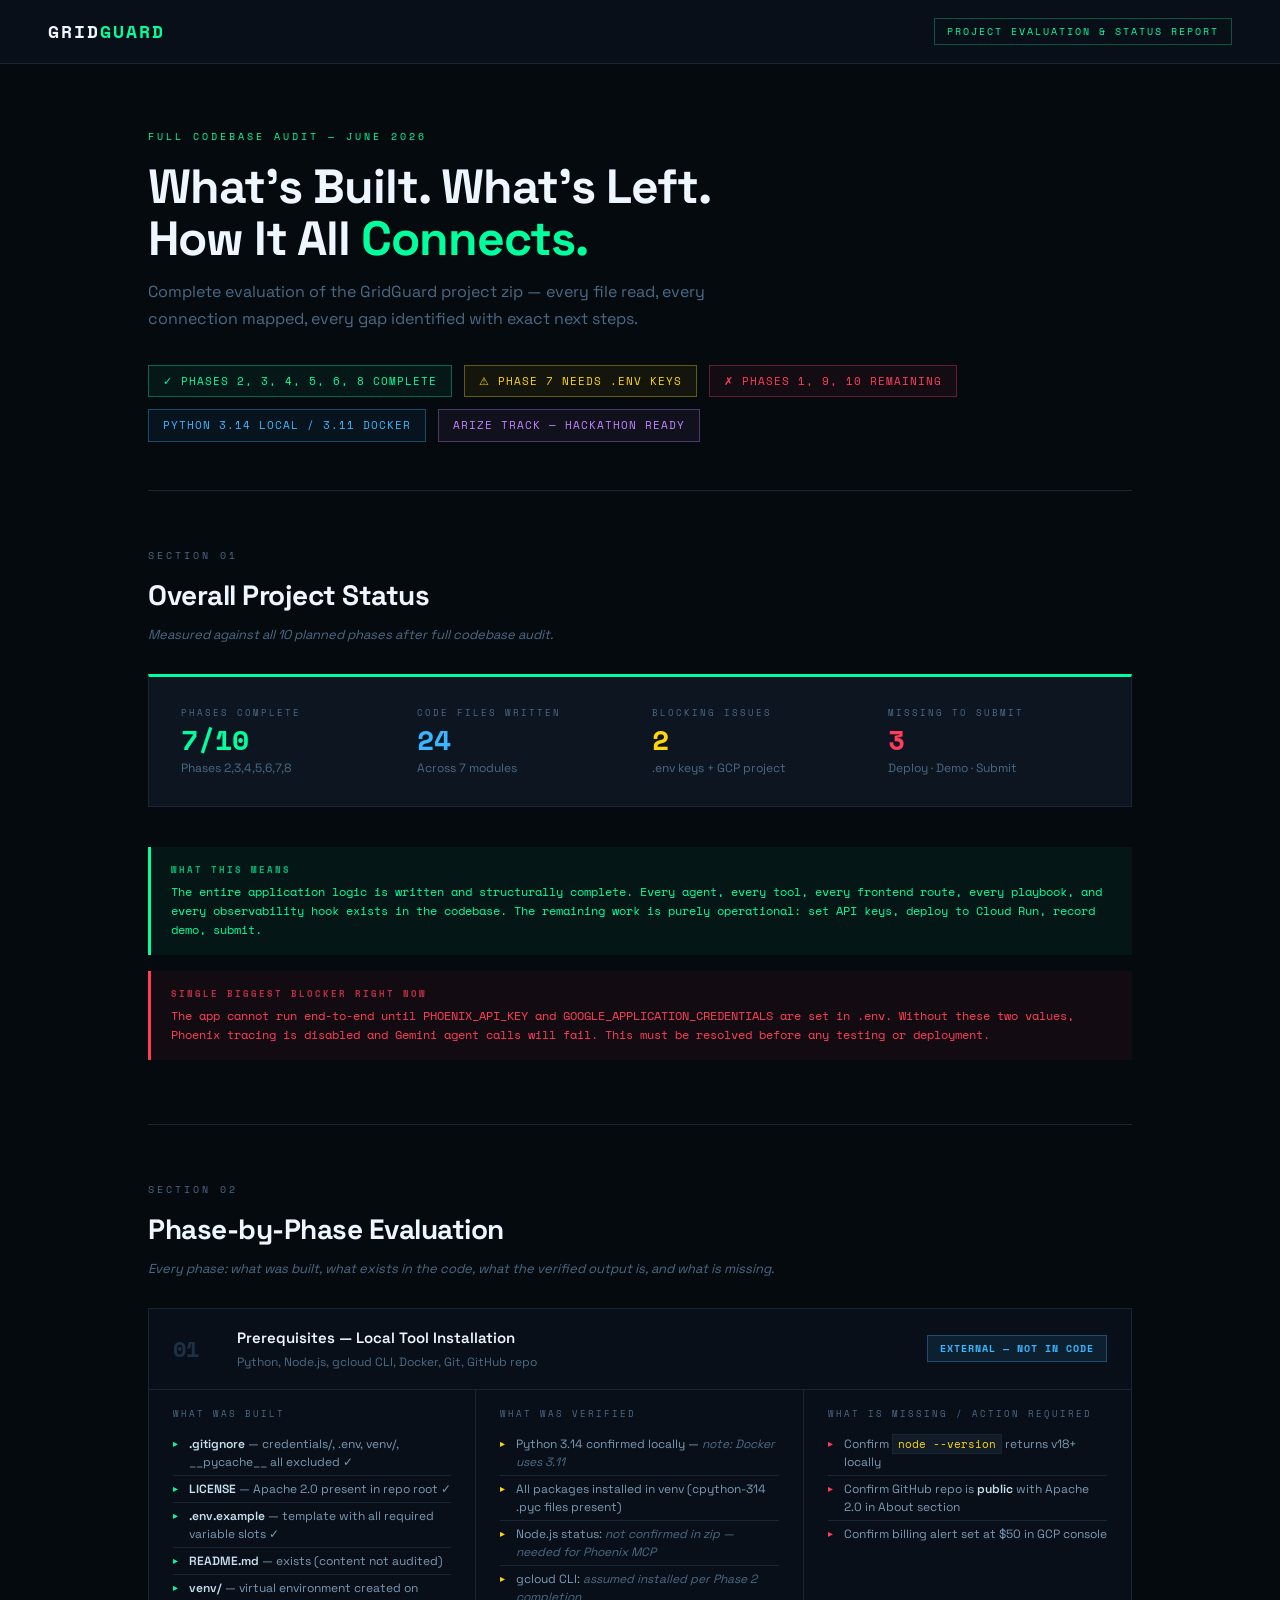
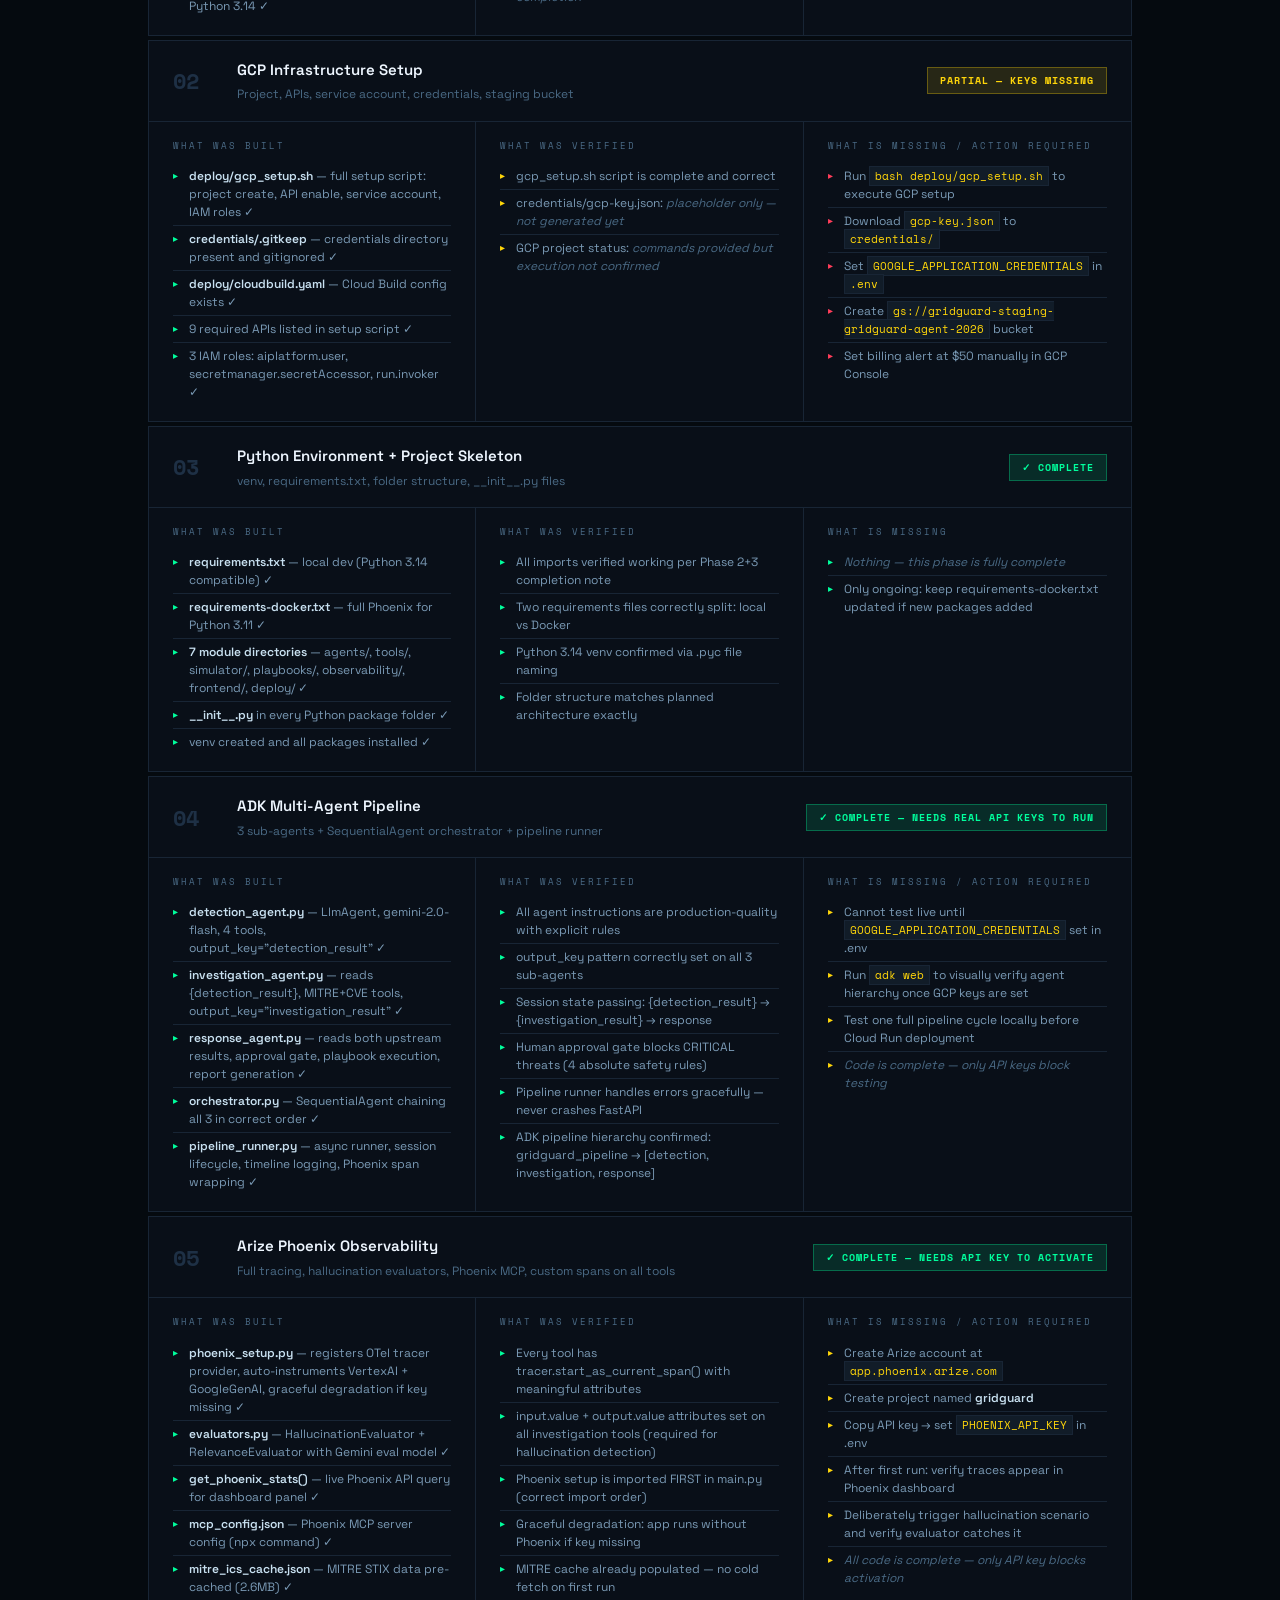
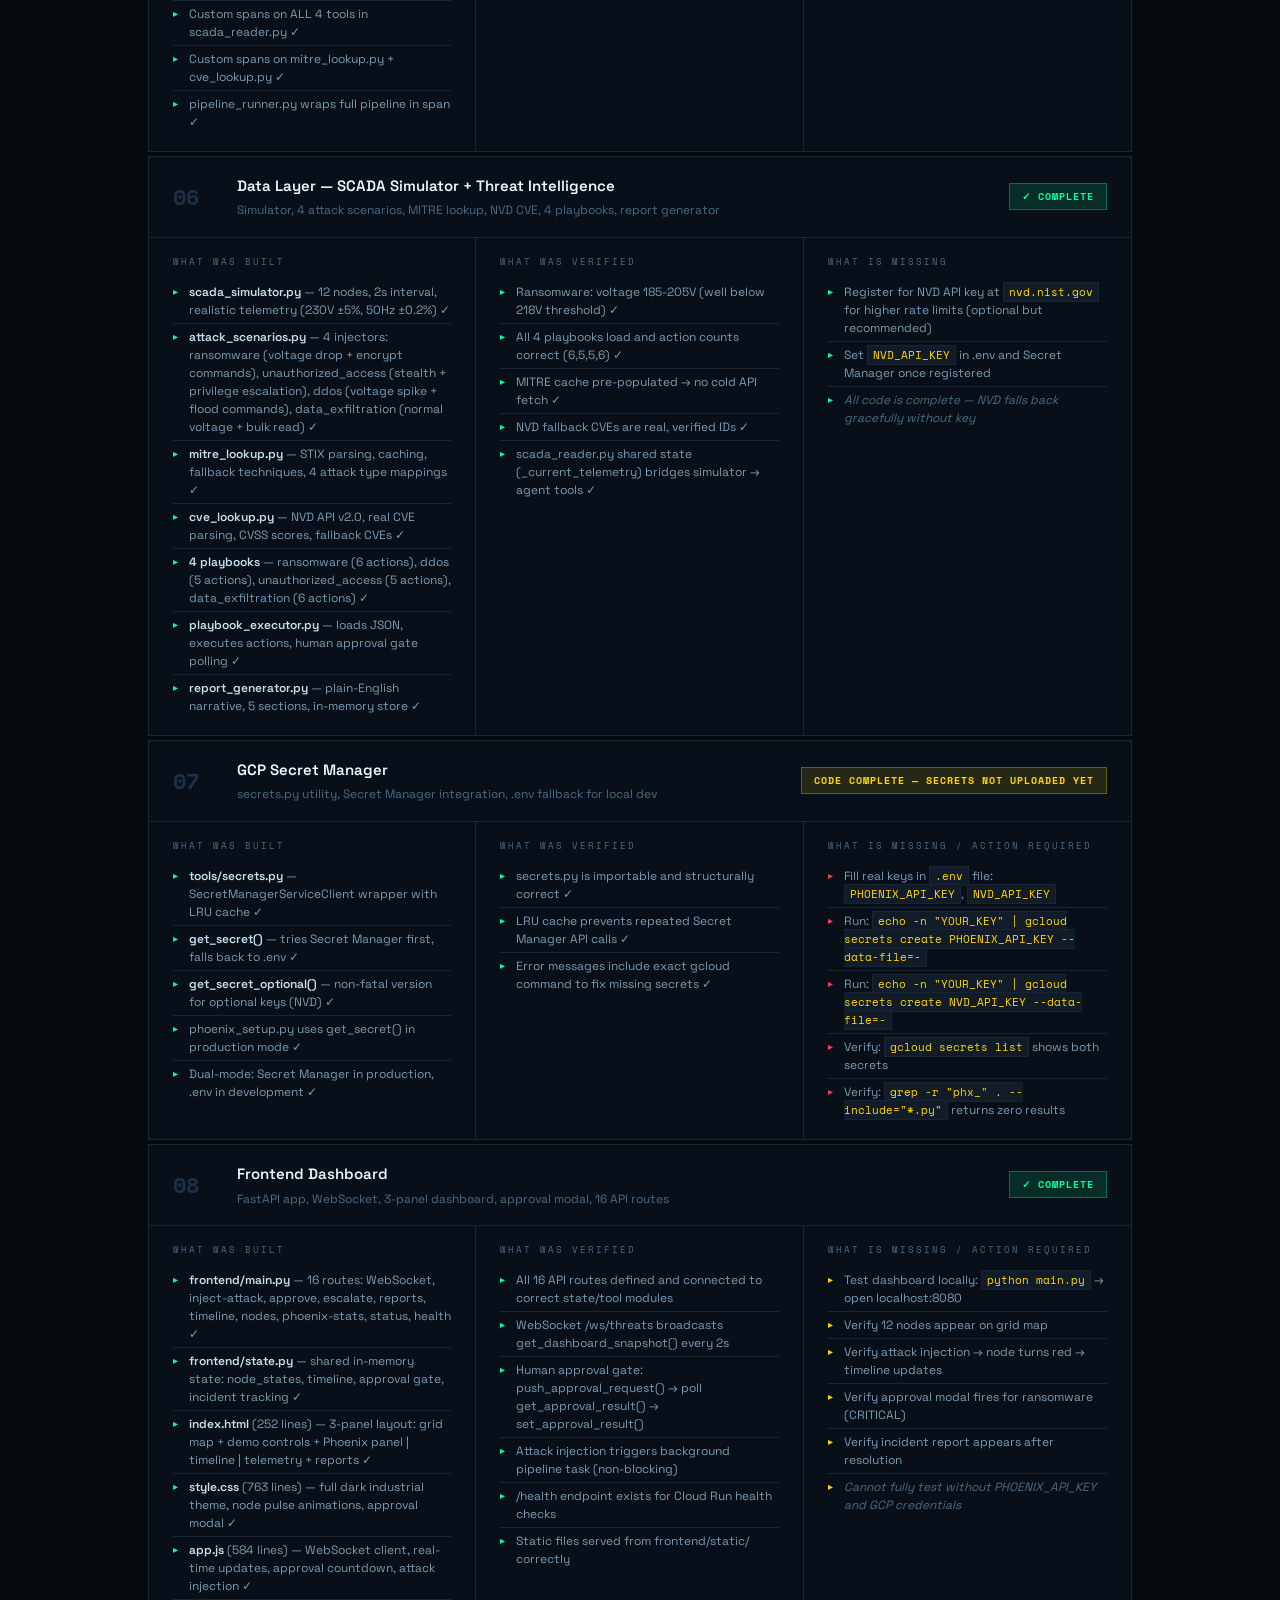
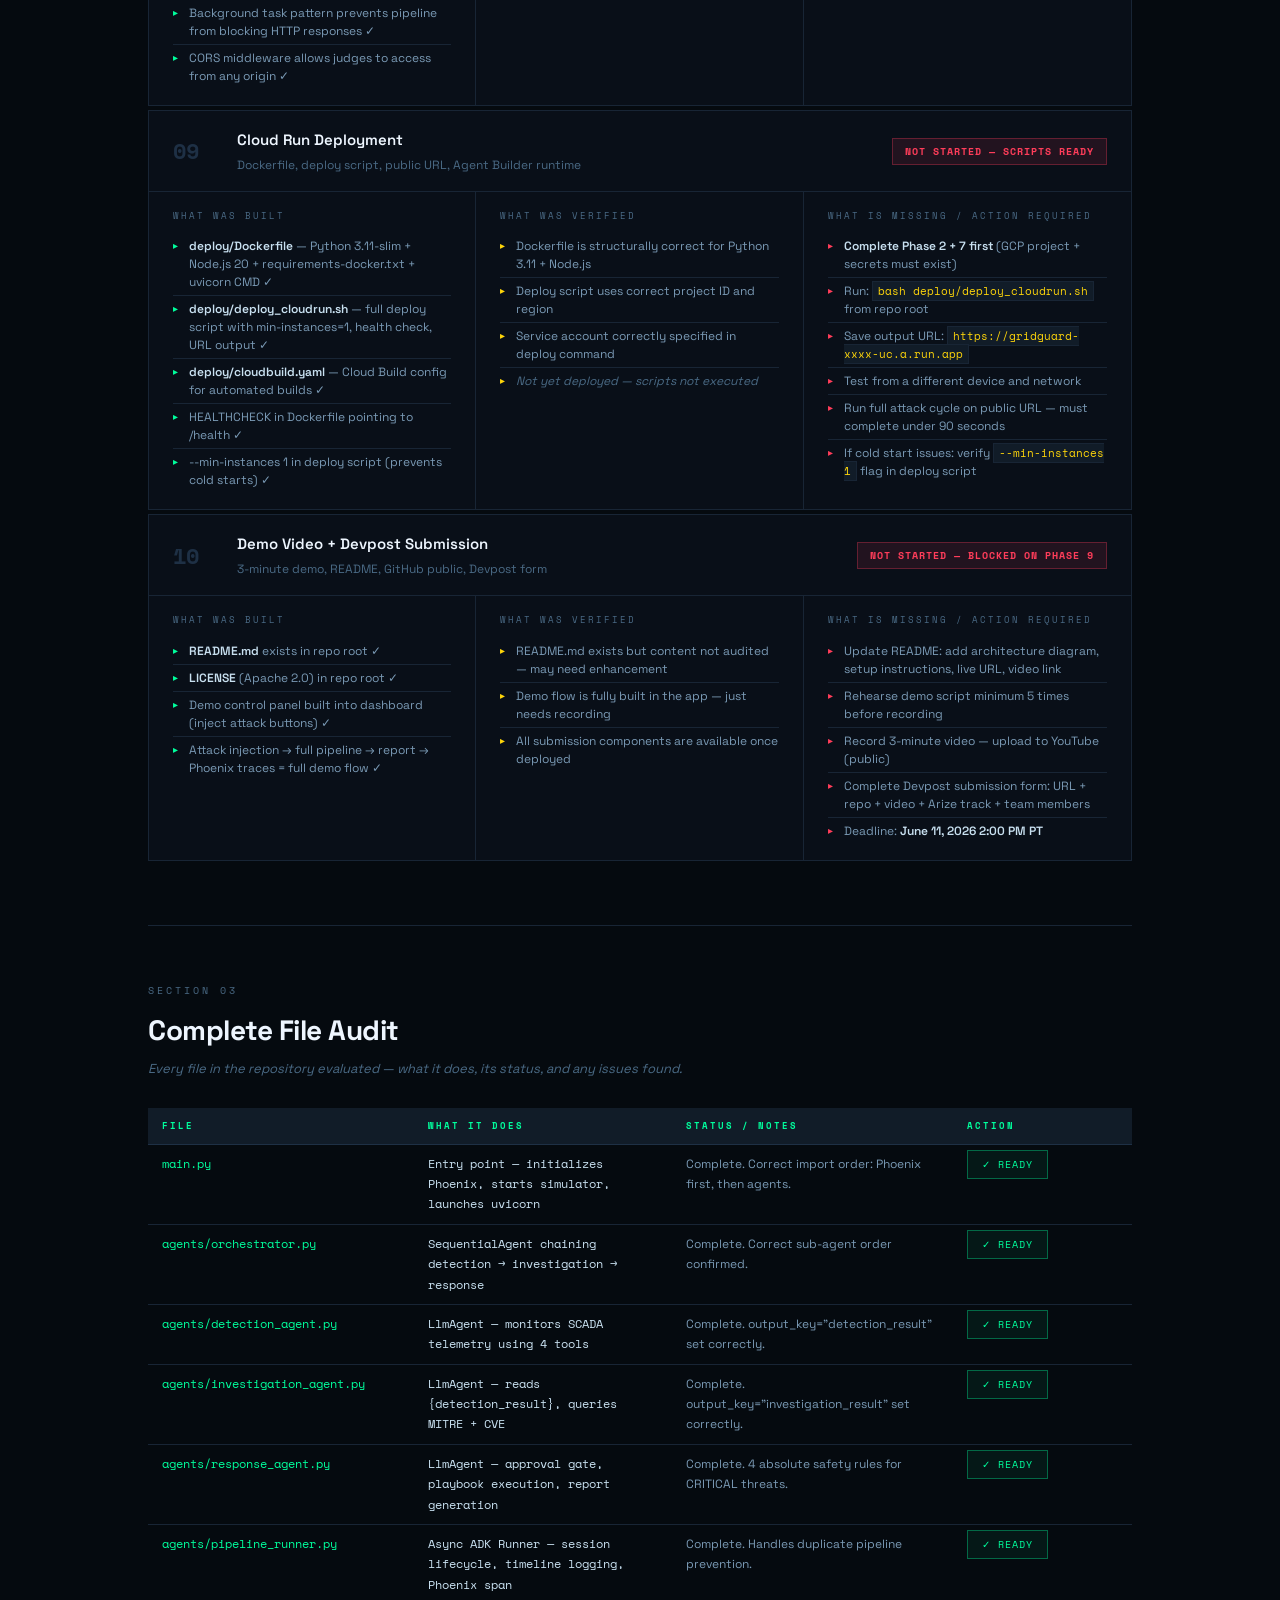
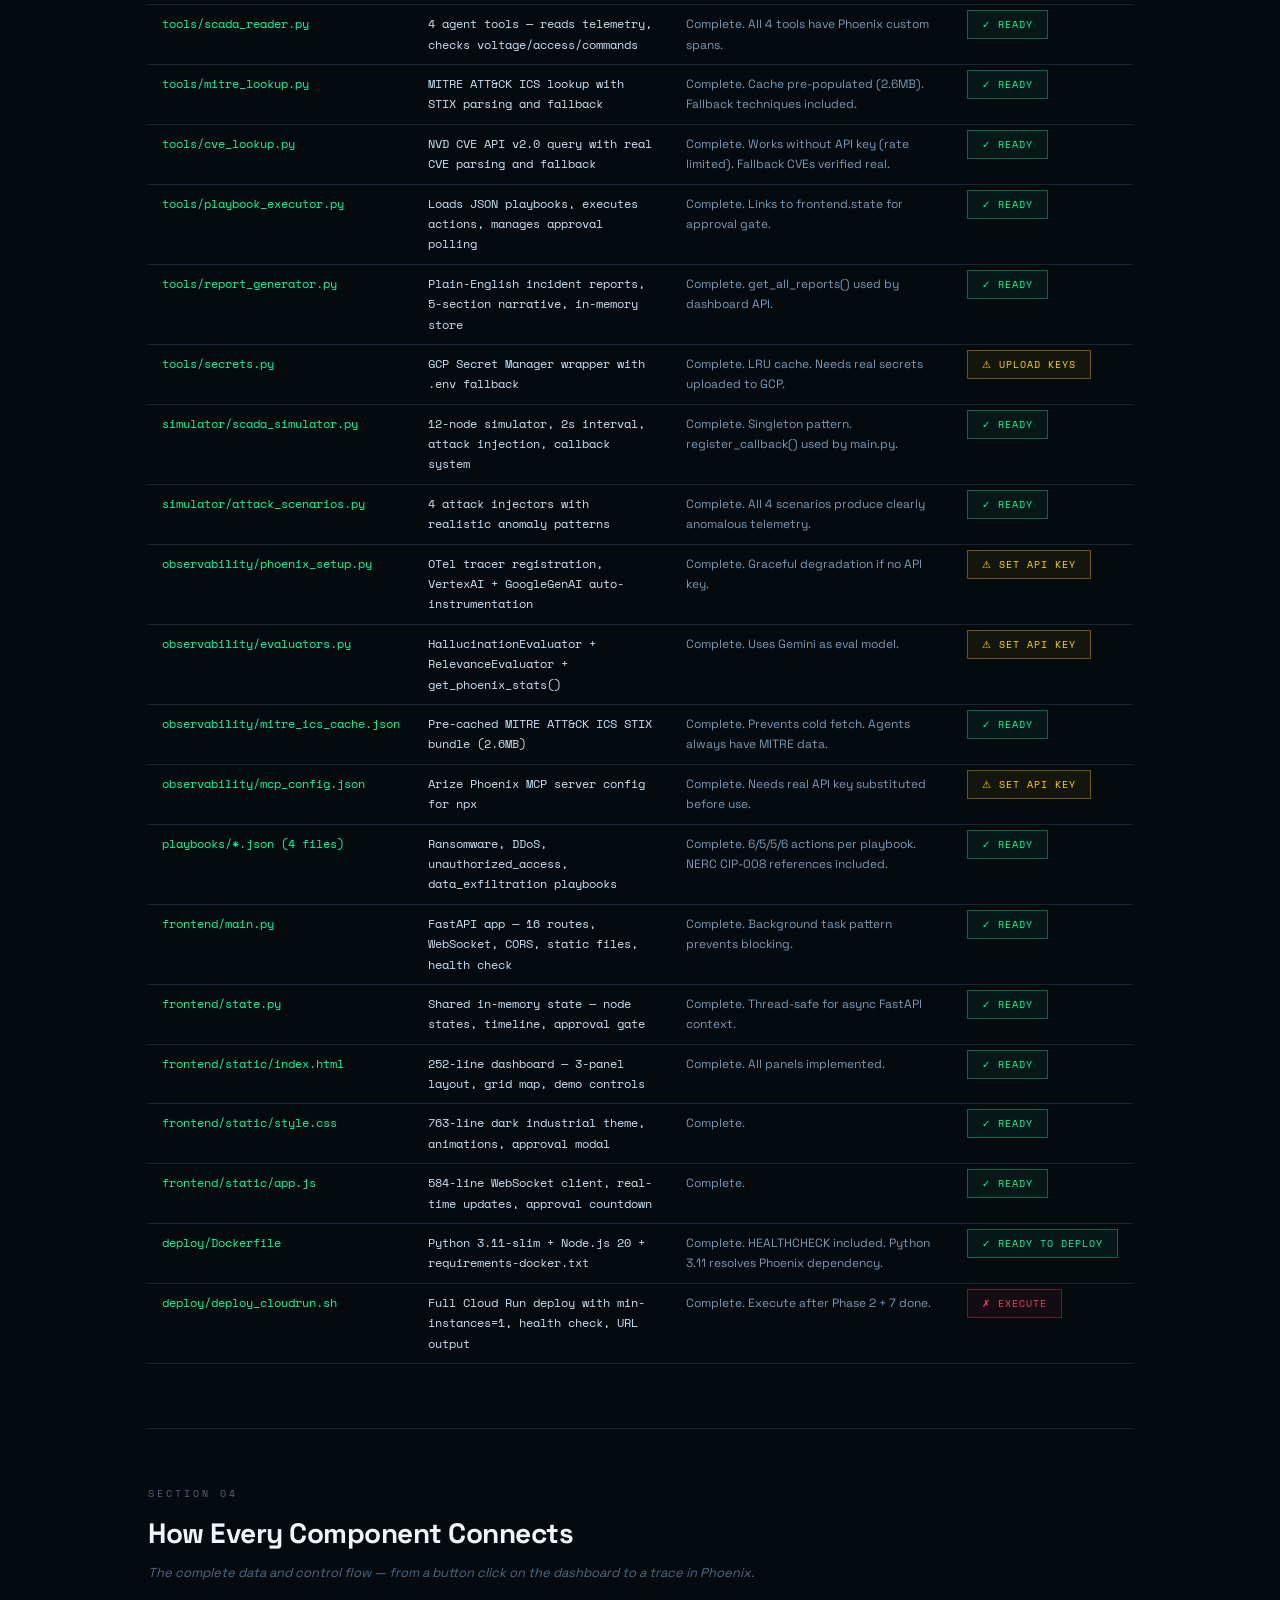
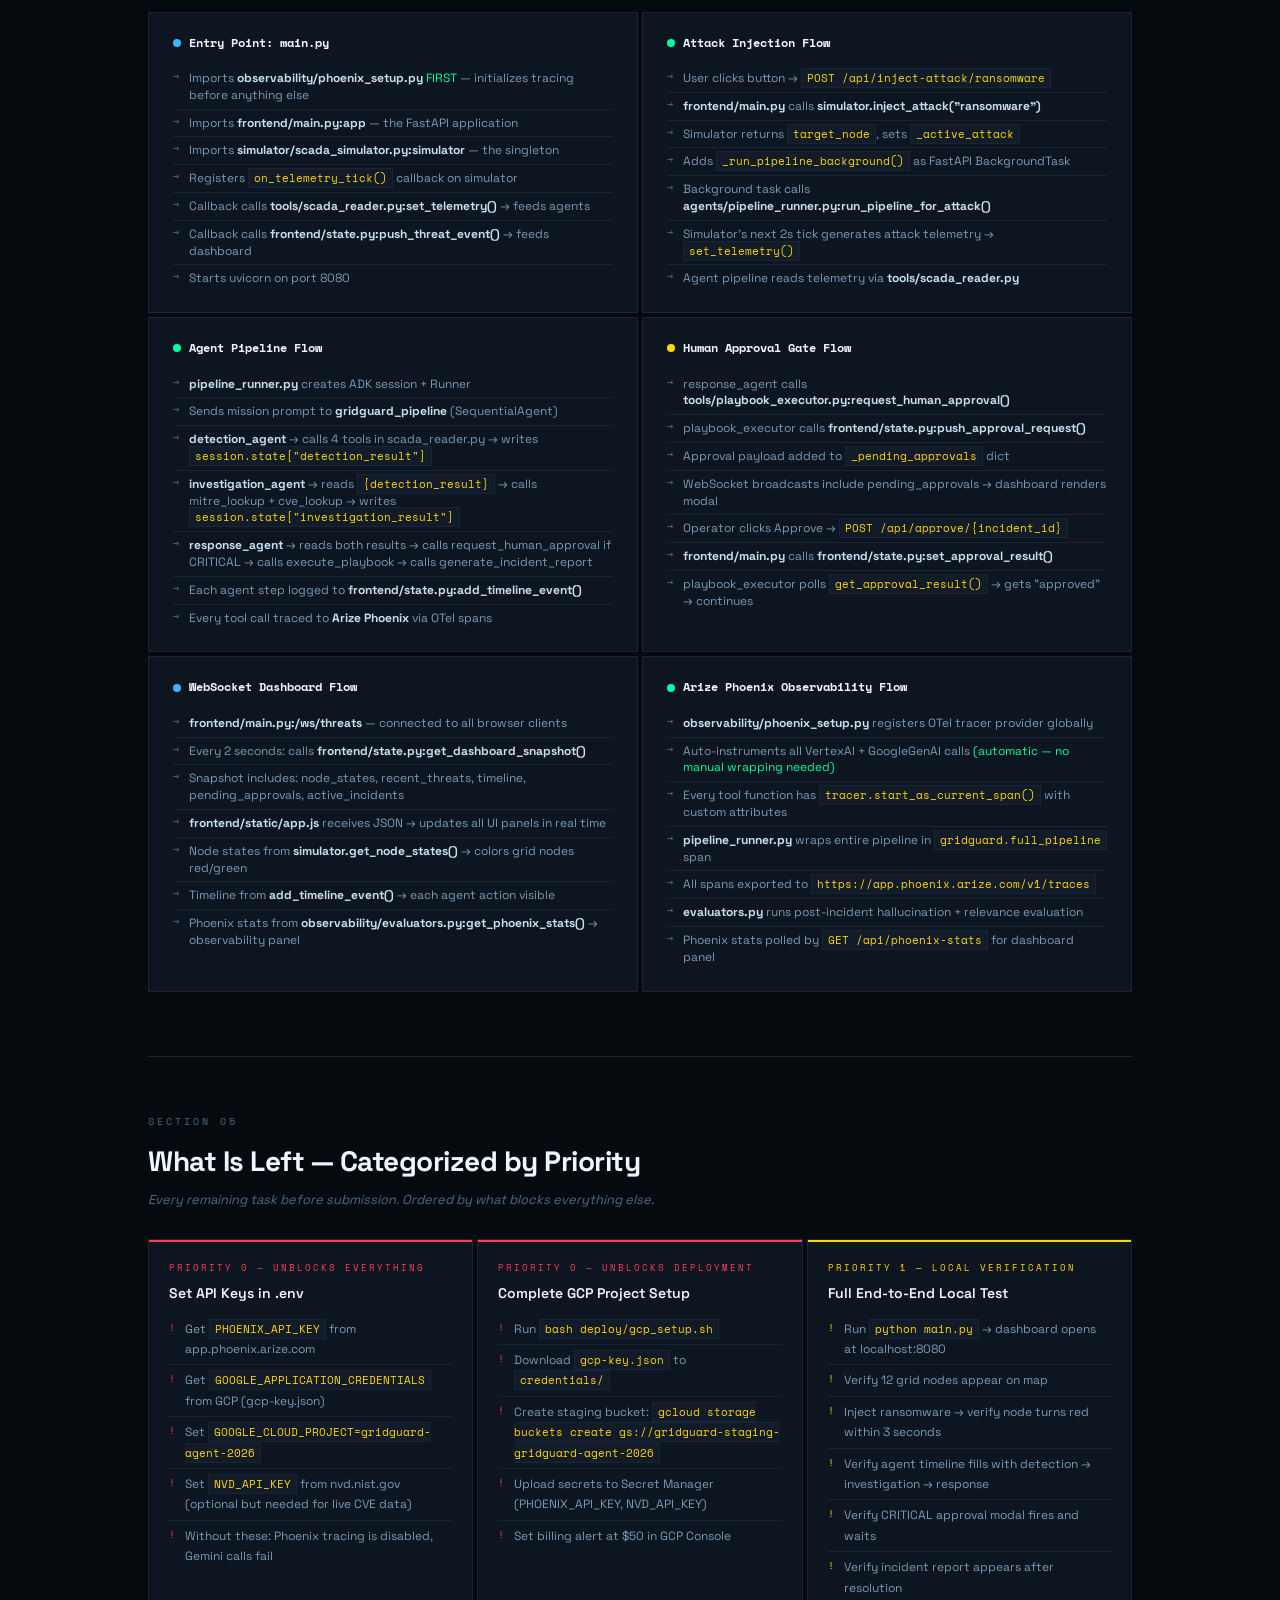
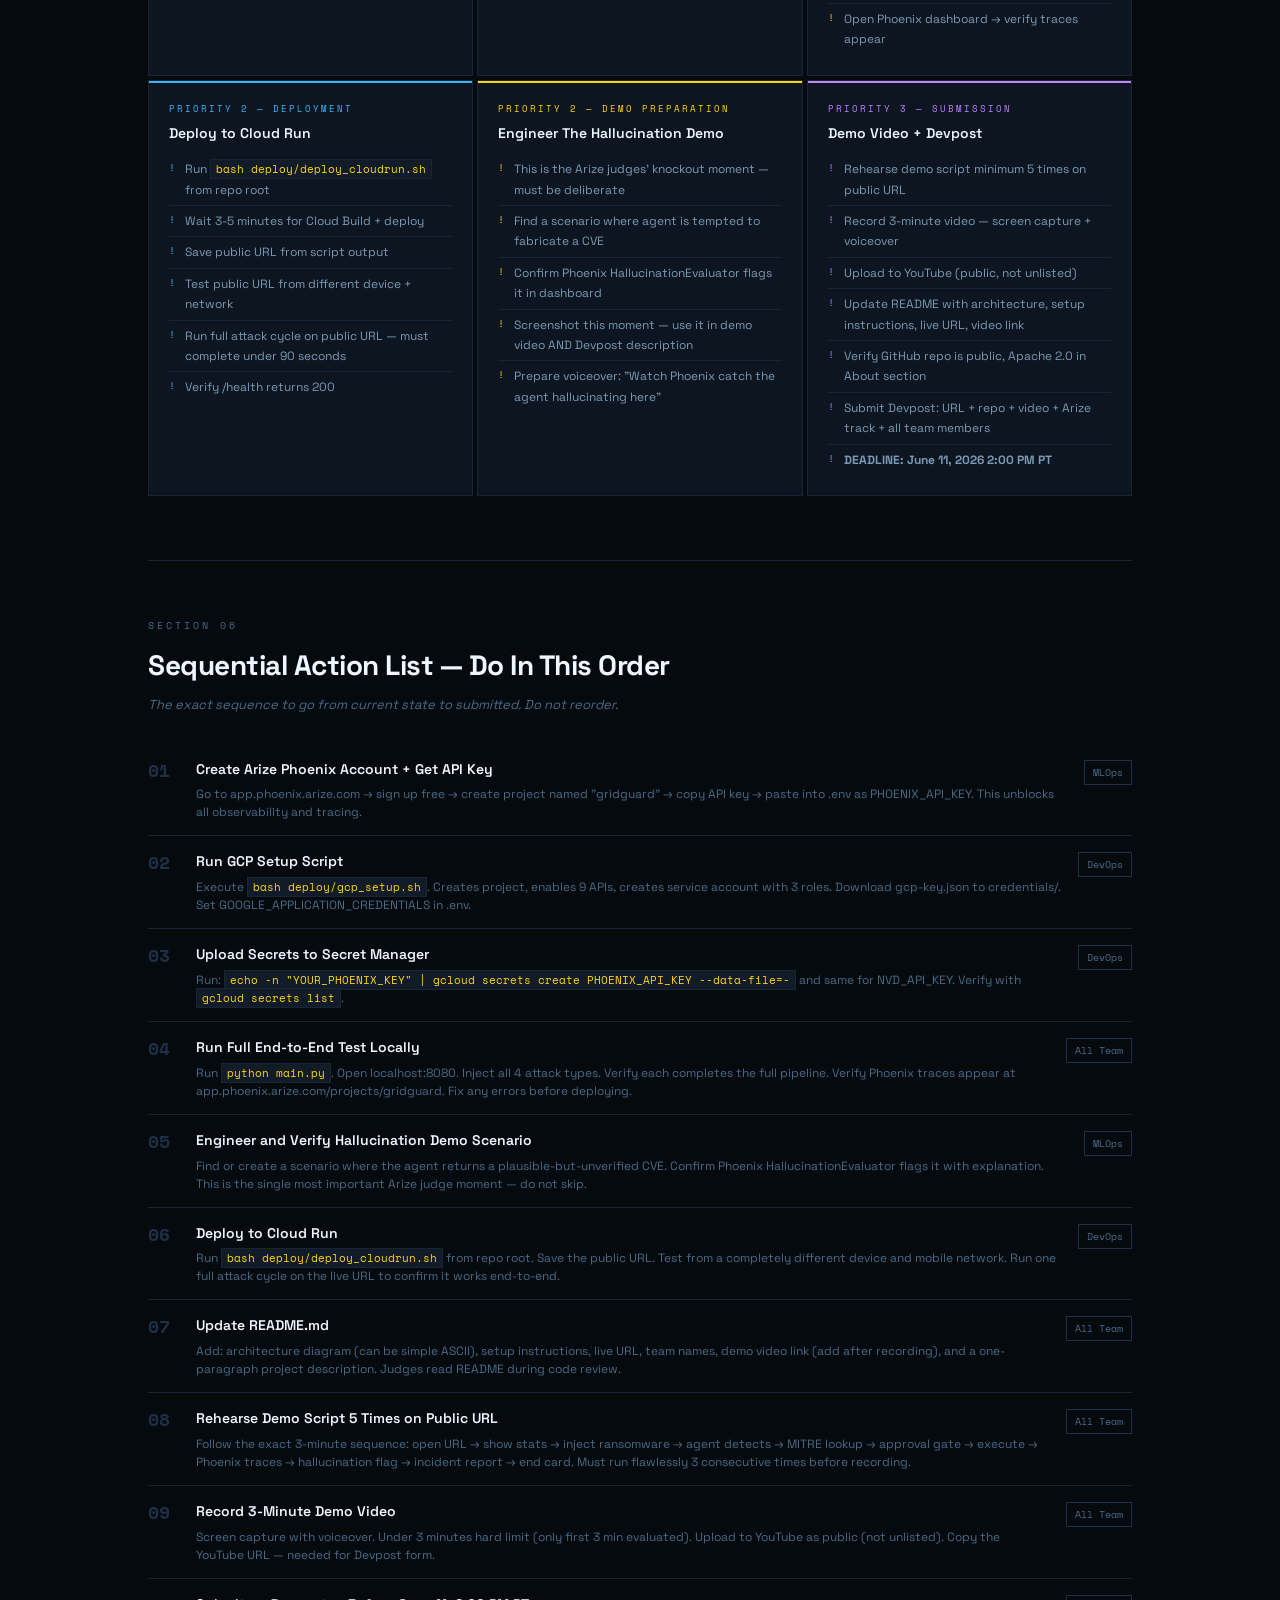
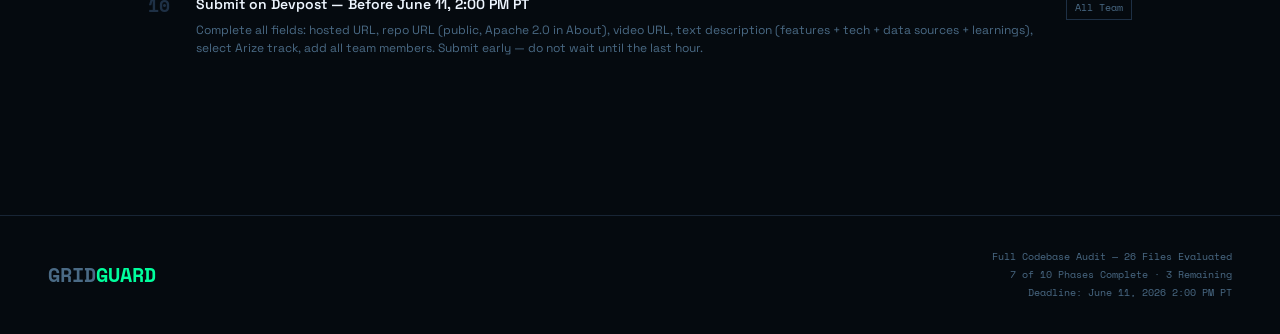
<file: req-docs/GridGuard_Evaluation_Status.html>
<!DOCTYPE html>
<html lang="en">
<head>
<meta charset="UTF-8">
<meta name="viewport" content="width=device-width, initial-scale=1.0">
<title>GridGuard — Project Evaluation & Status Report</title>
<link href="https://fonts.googleapis.com/css2?family=Space+Grotesk:wght@300;400;500;600;700&family=Space+Mono:wght@400;700&display=swap" rel="stylesheet">
<style>
* { margin:0; padding:0; box-sizing:border-box; }
:root {
  --bg:      #050a0f;
  --s1:      #090f18;
  --s2:      #0d1520;
  --s3:      #111c28;
  --b1:      #182535;
  --b2:      #1e3045;
  --green:   #00ff9d;
  --red:     #ff3d5a;
  --yellow:  #ffd60a;
  --blue:    #38b6ff;
  --purple:  #c084fc;
  --orange:  #fb923c;
  --muted:   #4a6a85;
  --body:    #7a9ab5;
  --bright:  #c8e0f0;
  --white:   #eef6ff;
  --mono:    'Space Mono', monospace;
  --sans:    'Space Grotesk', sans-serif;
}
html { scroll-behavior: smooth; }
body {
  background: var(--bg);
  color: var(--body);
  font-family: var(--sans);
  font-size: 14px;
  line-height: 1.7;
}

/* ─── TOPBAR ─── */
.topbar {
  background: var(--s1);
  border-bottom: 1px solid var(--b1);
  padding: 16px 48px;
  display: flex;
  justify-content: space-between;
  align-items: center;
  position: sticky;
  top: 0;
  z-index: 100;
}
.topbar-brand {
  font-family: var(--mono);
  font-size: 18px;
  font-weight: 700;
  color: var(--white);
  letter-spacing: 2px;
}
.topbar-brand span { color: var(--green); }
.topbar-tag {
  font-family: var(--mono);
  font-size: 10px;
  color: var(--green);
  border: 1px solid rgba(0,255,157,0.3);
  padding: 4px 12px;
  letter-spacing: 2px;
}

/* ─── PAGE ─── */
.page { max-width: 1080px; margin: 0 auto; padding: 0 48px 80px; }

/* ─── HERO ─── */
.hero {
  padding: 64px 0 48px;
  border-bottom: 1px solid var(--b1);
  margin-bottom: 56px;
}
.hero-label {
  font-family: var(--mono);
  font-size: 10px;
  color: var(--green);
  letter-spacing: 3px;
  text-transform: uppercase;
  margin-bottom: 16px;
}
.hero-title {
  font-size: 48px;
  font-weight: 700;
  color: var(--white);
  line-height: 1.1;
  letter-spacing: -1px;
  margin-bottom: 12px;
}
.hero-title span { color: var(--green); }
.hero-sub {
  font-size: 16px;
  color: var(--muted);
  max-width: 640px;
  margin-bottom: 32px;
}
.hero-pills {
  display: flex;
  gap: 12px;
  flex-wrap: wrap;
}
.pill {
  font-family: var(--mono);
  font-size: 11px;
  padding: 6px 14px;
  border: 1px solid;
  letter-spacing: 1px;
  text-transform: uppercase;
}
.pill-green { color: var(--green); border-color: rgba(0,255,157,0.35); background: rgba(0,255,157,0.06); }
.pill-blue  { color: var(--blue);  border-color: rgba(56,182,255,0.35); background: rgba(56,182,255,0.06); }
.pill-yellow{ color: var(--yellow);border-color: rgba(255,214,10,0.35);  background: rgba(255,214,10,0.06); }
.pill-red   { color: var(--red);   border-color: rgba(255,61,90,0.35);  background: rgba(255,61,90,0.06); }
.pill-purple{ color: var(--purple);border-color: rgba(192,132,252,0.35);background: rgba(192,132,252,0.06); }

/* ─── SECTION ─── */
.section { margin-bottom: 64px; }
.section-label {
  font-family: var(--mono);
  font-size: 10px;
  color: var(--muted);
  letter-spacing: 3px;
  text-transform: uppercase;
  margin-bottom: 8px;
}
.section-title {
  font-size: 28px;
  font-weight: 700;
  color: var(--white);
  margin-bottom: 4px;
  letter-spacing: -0.5px;
}
.section-desc {
  font-size: 13px;
  color: var(--muted);
  margin-bottom: 28px;
  font-style: italic;
}
hr.divider {
  border: none;
  border-top: 1px solid var(--b1);
  margin: 56px 0;
}

/* ─── OVERALL PROGRESS ─── */
.progress-banner {
  background: var(--s2);
  border: 1px solid var(--b1);
  border-top: 3px solid var(--green);
  padding: 28px 32px;
  margin-bottom: 40px;
  display: grid;
  grid-template-columns: 1fr 1fr 1fr 1fr;
  gap: 24px;
}
.pb-item {}
.pb-label {
  font-family: var(--mono);
  font-size: 9px;
  color: var(--muted);
  letter-spacing: 2px;
  text-transform: uppercase;
  margin-bottom: 6px;
}
.pb-value {
  font-family: var(--mono);
  font-size: 28px;
  font-weight: 700;
  line-height: 1;
}
.pb-value.green { color: var(--green); }
.pb-value.yellow { color: var(--yellow); }
.pb-value.red { color: var(--red); }
.pb-value.blue { color: var(--blue); }
.pb-sub {
  font-size: 12px;
  color: var(--muted);
  margin-top: 4px;
}

/* ─── PHASE ROW ─── */
.phase-row {
  background: var(--s1);
  border: 1px solid var(--b1);
  margin-bottom: 4px;
  overflow: hidden;
}
.phase-row-header {
  display: grid;
  grid-template-columns: 48px 1fr auto;
  align-items: center;
  gap: 16px;
  padding: 16px 24px;
  border-bottom: 1px solid var(--b1);
}
.phase-row-num {
  font-family: var(--mono);
  font-size: 22px;
  font-weight: 700;
  color: var(--b2);
}
.phase-row-title {
  font-size: 15px;
  font-weight: 600;
  color: var(--white);
}
.phase-row-subtitle {
  font-size: 12px;
  color: var(--muted);
  margin-top: 2px;
}
.status-badge {
  font-family: var(--mono);
  font-size: 10px;
  font-weight: 700;
  padding: 4px 12px;
  letter-spacing: 1px;
  text-transform: uppercase;
  white-space: nowrap;
}
.badge-done   { background: rgba(0,255,157,0.12); color: var(--green); border: 1px solid rgba(0,255,157,0.3); }
.badge-partial{ background: rgba(255,214,10,0.12);color: var(--yellow);border: 1px solid rgba(255,214,10,0.3); }
.badge-todo   { background: rgba(255,61,90,0.1);  color: var(--red);  border: 1px solid rgba(255,61,90,0.3); }
.badge-infra  { background: rgba(56,182,255,0.1); color: var(--blue); border: 1px solid rgba(56,182,255,0.3); }
.badge-ready  { background: rgba(192,132,252,0.1);color: var(--purple);border: 1px solid rgba(192,132,252,0.3); }

.phase-row-body {
  display: grid;
  grid-template-columns: 1fr 1fr 1fr;
  gap: 0;
}
.prb-col {
  padding: 16px 24px;
  border-right: 1px solid var(--b1);
}
.prb-col:last-child { border-right: none; }
.prb-col-label {
  font-family: var(--mono);
  font-size: 9px;
  color: var(--muted);
  letter-spacing: 2px;
  text-transform: uppercase;
  margin-bottom: 10px;
}
.prb-list {
  list-style: none;
}
.prb-list li {
  font-size: 12px;
  padding: 4px 0 4px 16px;
  position: relative;
  border-bottom: 1px solid var(--b1);
  color: var(--body);
  line-height: 1.5;
}
.prb-list li:last-child { border-bottom: none; }
.prb-list li::before {
  content: '▸';
  position: absolute;
  left: 0;
  font-size: 10px;
  top: 5px;
}
.prb-list.done li::before { color: var(--green); }
.prb-list.partial li::before { color: var(--yellow); }
.prb-list.todo li::before { color: var(--red); }
.prb-list li strong { color: var(--bright); font-weight: 600; }
.prb-list li em { color: var(--muted); font-style: italic; }

/* ─── FILE AUDIT TABLE ─── */
.file-table {
  width: 100%;
  border-collapse: collapse;
  font-family: var(--mono);
  font-size: 12px;
  margin: 20px 0;
}
.file-table th {
  background: var(--s3);
  color: var(--green);
  font-size: 9px;
  letter-spacing: 2px;
  text-transform: uppercase;
  padding: 10px 14px;
  text-align: left;
  border-bottom: 1px solid var(--b2);
}
.file-table td {
  padding: 9px 14px;
  border-bottom: 1px solid var(--b1);
  vertical-align: top;
}
.file-table tr:hover td { background: var(--s2); }
.file-table td:first-child { color: var(--green); }
.file-table td:nth-child(2) { color: var(--bright); }
.file-table td:nth-child(3) { color: var(--body); font-family: var(--sans); font-size: 12px; }
.file-table td:last-child { white-space: nowrap; }

/* ─── CONNECTION MAP ─── */
.conn-grid {
  display: grid;
  grid-template-columns: 1fr 1fr;
  gap: 4px;
  margin: 24px 0;
}
.conn-card {
  background: var(--s2);
  border: 1px solid var(--b1);
  padding: 20px 24px;
}
.conn-card-title {
  font-family: var(--mono);
  font-size: 12px;
  font-weight: 700;
  color: var(--white);
  margin-bottom: 12px;
  display: flex;
  align-items: center;
  gap: 8px;
}
.conn-dot {
  width: 8px; height: 8px;
  border-radius: 50%;
  flex-shrink: 0;
}
.dot-g { background: var(--green); }
.dot-y { background: var(--yellow); }
.dot-r { background: var(--red); }
.dot-b { background: var(--blue); }

.conn-items { list-style: none; }
.conn-items li {
  font-size: 12px;
  color: var(--body);
  padding: 5px 0 5px 16px;
  position: relative;
  border-bottom: 1px solid var(--b1);
  line-height: 1.4;
}
.conn-items li:last-child { border-bottom: none; }
.conn-items li::before { content:'→'; position: absolute; left: 0; color: var(--muted); font-family: var(--mono); font-size: 10px; }
.conn-items li strong { color: var(--bright); }
.conn-items li .missing { color: var(--red); }
.conn-items li .ok { color: var(--green); }
.conn-items li .partial { color: var(--yellow); }

/* ─── WHAT'S LEFT ─── */
.left-grid {
  display: grid;
  grid-template-columns: 1fr 1fr 1fr;
  gap: 4px;
  margin: 24px 0;
}
.left-card {
  background: var(--s2);
  border: 1px solid var(--b1);
  padding: 20px;
  position: relative;
  overflow: hidden;
}
.left-card::before {
  content: '';
  position: absolute;
  top: 0; left: 0; right: 0;
  height: 2px;
}
.left-card.critical::before { background: var(--red); }
.left-card.important::before { background: var(--yellow); }
.left-card.infra::before { background: var(--blue); }
.left-card.finish::before { background: var(--purple); }

.left-card-label {
  font-family: var(--mono);
  font-size: 9px;
  letter-spacing: 2px;
  text-transform: uppercase;
  margin-bottom: 8px;
}
.left-card.critical .left-card-label { color: var(--red); }
.left-card.important .left-card-label { color: var(--yellow); }
.left-card.infra .left-card-label { color: var(--blue); }
.left-card.finish .left-card-label { color: var(--purple); }

.left-card-title {
  font-size: 14px;
  font-weight: 600;
  color: var(--white);
  margin-bottom: 12px;
  line-height: 1.3;
}
.left-card-items { list-style: none; }
.left-card-items li {
  font-size: 12px;
  color: var(--body);
  padding: 5px 0 5px 16px;
  position: relative;
  border-bottom: 1px solid var(--b1);
}
.left-card-items li:last-child { border-bottom: none; }
.left-card-items li::before { content:'!'; position: absolute; left: 0; font-family: var(--mono); font-size: 10px; color: inherit; }
.left-card.critical .left-card-items li::before { color: var(--red); }
.left-card.important .left-card-items li::before { color: var(--yellow); }
.left-card.infra .left-card-items li::before { color: var(--blue); }
.left-card.finish .left-card-items li::before { color: var(--purple); }

/* ─── CALLOUT ─── */
.callout {
  padding: 16px 20px;
  margin: 16px 0;
  border-left: 3px solid;
  font-family: var(--mono);
  font-size: 12px;
  line-height: 1.6;
}
.callout strong {
  display: block;
  font-size: 9px;
  letter-spacing: 2px;
  text-transform: uppercase;
  margin-bottom: 4px;
  opacity: 0.7;
}
.co-green { border-color: var(--green); background: rgba(0,255,157,0.05); color: var(--green); }
.co-red   { border-color: var(--red);   background: rgba(255,61,90,0.05);  color: var(--red); }
.co-yellow{ border-color: var(--yellow);background: rgba(255,214,10,0.05); color: var(--yellow); }
.co-blue  { border-color: var(--blue);  background: rgba(56,182,255,0.05); color: var(--blue); }

/* ─── NEXT ACTIONS ─── */
.action-list { list-style: none; counter-reset: action-counter; margin: 20px 0; }
.action-list li {
  counter-increment: action-counter;
  display: grid;
  grid-template-columns: 32px 1fr auto;
  gap: 16px;
  align-items: start;
  padding: 14px 0;
  border-bottom: 1px solid var(--b1);
}
.action-list li:last-child { border-bottom: none; }
.action-num {
  font-family: var(--mono);
  font-size: 18px;
  font-weight: 700;
  color: var(--b2);
  line-height: 1.2;
  padding-top: 2px;
}
.action-body {}
.action-title {
  font-size: 14px;
  font-weight: 600;
  color: var(--white);
  margin-bottom: 4px;
}
.action-desc {
  font-size: 12px;
  color: var(--muted);
  line-height: 1.5;
}
.action-owner {
  font-family: var(--mono);
  font-size: 10px;
  padding: 3px 8px;
  border: 1px solid var(--b2);
  color: var(--muted);
  white-space: nowrap;
  align-self: start;
  margin-top: 2px;
}

/* ─── INLINE CODE ─── */
code {
  font-family: var(--mono);
  font-size: 11px;
  background: var(--s3);
  border: 1px solid var(--b1);
  color: var(--yellow);
  padding: 1px 5px;
}

/* ─── FOOTER ─── */
.footer {
  padding: 32px 48px;
  border-top: 1px solid var(--b1);
  display: flex;
  justify-content: space-between;
  align-items: center;
  flex-wrap: wrap;
  gap: 12px;
}
.footer-brand { font-family: var(--mono); font-size: 20px; font-weight: 700; color: var(--muted); }
.footer-brand span { color: var(--green); }
.footer-meta { font-family: var(--mono); font-size: 10px; color: var(--muted); text-align: right; line-height: 1.8; }

@media(max-width:768px){
  .page{padding:0 20px 60px;}
  .topbar{padding:12px 20px;}
  .progress-banner{grid-template-columns:1fr 1fr;}
  .phase-row-body{grid-template-columns:1fr;}
  .conn-grid{grid-template-columns:1fr;}
  .left-grid{grid-template-columns:1fr;}
}
</style>
</head>
<body>

<!-- TOPBAR -->
<div class="topbar">
  <div class="topbar-brand">GRID<span>GUARD</span></div>
  <div class="topbar-tag">PROJECT EVALUATION & STATUS REPORT</div>
</div>

<div class="page">

<!-- HERO -->
<div class="hero">
  <div class="hero-label">Full Codebase Audit — June 2026</div>
  <div class="hero-title">What's Built. What's Left.<br>How It All <span>Connects.</span></div>
  <div class="hero-sub">Complete evaluation of the GridGuard project zip — every file read, every connection mapped, every gap identified with exact next steps.</div>
  <div class="hero-pills">
    <span class="pill pill-green">✓ Phases 2, 3, 4, 5, 6, 8 Complete</span>
    <span class="pill pill-yellow">⚠ Phase 7 Needs .env Keys</span>
    <span class="pill pill-red">✗ Phases 1, 9, 10 Remaining</span>
    <span class="pill pill-blue">Python 3.14 Local / 3.11 Docker</span>
    <span class="pill pill-purple">Arize Track — Hackathon Ready</span>
  </div>
</div>


<!-- ══════════════════════════════════════════
     SECTION 1 — OVERALL PROGRESS
══════════════════════════════════════════ -->
<div class="section">
  <div class="section-label">Section 01</div>
  <div class="section-title">Overall Project Status</div>
  <div class="section-desc">Measured against all 10 planned phases after full codebase audit.</div>

  <div class="progress-banner">
    <div class="pb-item">
      <div class="pb-label">Phases Complete</div>
      <div class="pb-value green">7/10</div>
      <div class="pb-sub">Phases 2,3,4,5,6,7,8</div>
    </div>
    <div class="pb-item">
      <div class="pb-label">Code Files Written</div>
      <div class="pb-value blue">24</div>
      <div class="pb-sub">Across 7 modules</div>
    </div>
    <div class="pb-item">
      <div class="pb-label">Blocking Issues</div>
      <div class="pb-value yellow">2</div>
      <div class="pb-sub">.env keys + GCP project</div>
    </div>
    <div class="pb-item">
      <div class="pb-label">Missing To Submit</div>
      <div class="pb-value red">3</div>
      <div class="pb-sub">Deploy · Demo · Submit</div>
    </div>
  </div>

  <div class="callout co-green">
    <strong>What This Means</strong>
    The entire application logic is written and structurally complete. Every agent, every tool, every frontend route, every playbook, and every observability hook exists in the codebase. The remaining work is purely operational: set API keys, deploy to Cloud Run, record demo, submit.
  </div>

  <div class="callout co-red">
    <strong>Single Biggest Blocker Right Now</strong>
    The app cannot run end-to-end until PHOENIX_API_KEY and GOOGLE_APPLICATION_CREDENTIALS are set in .env. Without these two values, Phoenix tracing is disabled and Gemini agent calls will fail. This must be resolved before any testing or deployment.
  </div>
</div>

<hr class="divider">


<!-- ══════════════════════════════════════════
     SECTION 2 — PHASE BY PHASE EVALUATION
══════════════════════════════════════════ -->
<div class="section">
  <div class="section-label">Section 02</div>
  <div class="section-title">Phase-by-Phase Evaluation</div>
  <div class="section-desc">Every phase: what was built, what exists in the code, what the verified output is, and what is missing.</div>

  <!-- PHASE 1 -->
  <div class="phase-row">
    <div class="phase-row-header">
      <div class="phase-row-num">01</div>
      <div>
        <div class="phase-row-title">Prerequisites — Local Tool Installation</div>
        <div class="phase-row-subtitle">Python, Node.js, gcloud CLI, Docker, Git, GitHub repo</div>
      </div>
      <div class="status-badge badge-infra">External — Not In Code</div>
    </div>
    <div class="phase-row-body">
      <div class="prb-col">
        <div class="prb-col-label">What Was Built</div>
        <ul class="prb-list done">
          <li><strong>.gitignore</strong> — credentials/, .env, venv/, __pycache__ all excluded ✓</li>
          <li><strong>LICENSE</strong> — Apache 2.0 present in repo root ✓</li>
          <li><strong>.env.example</strong> — template with all required variable slots ✓</li>
          <li><strong>README.md</strong> — exists (content not audited)</li>
          <li><strong>venv/</strong> — virtual environment created on Python 3.14 ✓</li>
        </ul>
      </div>
      <div class="prb-col">
        <div class="prb-col-label">What Was Verified</div>
        <ul class="prb-list partial">
          <li>Python 3.14 confirmed locally — <em>note: Docker uses 3.11</em></li>
          <li>All packages installed in venv (cpython-314 .pyc files present)</li>
          <li>Node.js status: <em>not confirmed in zip — needed for Phoenix MCP</em></li>
          <li>gcloud CLI: <em>assumed installed per Phase 2 completion</em></li>
        </ul>
      </div>
      <div class="prb-col">
        <div class="prb-col-label">What Is Missing / Action Required</div>
        <ul class="prb-list todo">
          <li>Confirm <code>node --version</code> returns v18+ locally</li>
          <li>Confirm GitHub repo is <strong>public</strong> with Apache 2.0 in About section</li>
          <li>Confirm billing alert set at $50 in GCP console</li>
        </ul>
      </div>
    </div>
  </div>

  <!-- PHASE 2 -->
  <div class="phase-row">
    <div class="phase-row-header">
      <div class="phase-row-num">02</div>
      <div>
        <div class="phase-row-title">GCP Infrastructure Setup</div>
        <div class="phase-row-subtitle">Project, APIs, service account, credentials, staging bucket</div>
      </div>
      <div class="status-badge badge-partial">Partial — Keys Missing</div>
    </div>
    <div class="phase-row-body">
      <div class="prb-col">
        <div class="prb-col-label">What Was Built</div>
        <ul class="prb-list done">
          <li><strong>deploy/gcp_setup.sh</strong> — full setup script: project create, API enable, service account, IAM roles ✓</li>
          <li><strong>credentials/.gitkeep</strong> — credentials directory present and gitignored ✓</li>
          <li><strong>deploy/cloudbuild.yaml</strong> — Cloud Build config exists ✓</li>
          <li>9 required APIs listed in setup script ✓</li>
          <li>3 IAM roles: aiplatform.user, secretmanager.secretAccessor, run.invoker ✓</li>
        </ul>
      </div>
      <div class="prb-col">
        <div class="prb-col-label">What Was Verified</div>
        <ul class="prb-list partial">
          <li>gcp_setup.sh script is complete and correct</li>
          <li>credentials/gcp-key.json: <em>placeholder only — not generated yet</em></li>
          <li>GCP project status: <em>commands provided but execution not confirmed</em></li>
        </ul>
      </div>
      <div class="prb-col">
        <div class="prb-col-label">What Is Missing / Action Required</div>
        <ul class="prb-list todo">
          <li>Run <code>bash deploy/gcp_setup.sh</code> to execute GCP setup</li>
          <li>Download <code>gcp-key.json</code> to <code>credentials/</code></li>
          <li>Set <code>GOOGLE_APPLICATION_CREDENTIALS</code> in <code>.env</code></li>
          <li>Create <code>gs://gridguard-staging-gridguard-agent-2026</code> bucket</li>
          <li>Set billing alert at $50 manually in GCP Console</li>
        </ul>
      </div>
    </div>
  </div>

  <!-- PHASE 3 -->
  <div class="phase-row">
    <div class="phase-row-header">
      <div class="phase-row-num">03</div>
      <div>
        <div class="phase-row-title">Python Environment + Project Skeleton</div>
        <div class="phase-row-subtitle">venv, requirements.txt, folder structure, __init__.py files</div>
      </div>
      <div class="status-badge badge-done">✓ Complete</div>
    </div>
    <div class="phase-row-body">
      <div class="prb-col">
        <div class="prb-col-label">What Was Built</div>
        <ul class="prb-list done">
          <li><strong>requirements.txt</strong> — local dev (Python 3.14 compatible) ✓</li>
          <li><strong>requirements-docker.txt</strong> — full Phoenix for Python 3.11 ✓</li>
          <li><strong>7 module directories</strong> — agents/, tools/, simulator/, playbooks/, observability/, frontend/, deploy/ ✓</li>
          <li><strong>__init__.py</strong> in every Python package folder ✓</li>
          <li>venv created and all packages installed ✓</li>
        </ul>
      </div>
      <div class="prb-col">
        <div class="prb-col-label">What Was Verified</div>
        <ul class="prb-list done">
          <li>All imports verified working per Phase 2+3 completion note</li>
          <li>Two requirements files correctly split: local vs Docker</li>
          <li>Python 3.14 venv confirmed via .pyc file naming</li>
          <li>Folder structure matches planned architecture exactly</li>
        </ul>
      </div>
      <div class="prb-col">
        <div class="prb-col-label">What Is Missing</div>
        <ul class="prb-list done">
          <li><em>Nothing — this phase is fully complete</em></li>
          <li>Only ongoing: keep requirements-docker.txt updated if new packages added</li>
        </ul>
      </div>
    </div>
  </div>

  <!-- PHASE 4 -->
  <div class="phase-row">
    <div class="phase-row-header">
      <div class="phase-row-num">04</div>
      <div>
        <div class="phase-row-title">ADK Multi-Agent Pipeline</div>
        <div class="phase-row-subtitle">3 sub-agents + SequentialAgent orchestrator + pipeline runner</div>
      </div>
      <div class="status-badge badge-done">✓ Complete — Needs Real API Keys to Run</div>
    </div>
    <div class="phase-row-body">
      <div class="prb-col">
        <div class="prb-col-label">What Was Built</div>
        <ul class="prb-list done">
          <li><strong>detection_agent.py</strong> — LlmAgent, gemini-2.0-flash, 4 tools, output_key="detection_result" ✓</li>
          <li><strong>investigation_agent.py</strong> — reads {detection_result}, MITRE+CVE tools, output_key="investigation_result" ✓</li>
          <li><strong>response_agent.py</strong> — reads both upstream results, approval gate, playbook execution, report generation ✓</li>
          <li><strong>orchestrator.py</strong> — SequentialAgent chaining all 3 in correct order ✓</li>
          <li><strong>pipeline_runner.py</strong> — async runner, session lifecycle, timeline logging, Phoenix span wrapping ✓</li>
        </ul>
      </div>
      <div class="prb-col">
        <div class="prb-col-label">What Was Verified</div>
        <ul class="prb-list done">
          <li>All agent instructions are production-quality with explicit rules</li>
          <li>output_key pattern correctly set on all 3 sub-agents</li>
          <li>Session state passing: {detection_result} → {investigation_result} → response</li>
          <li>Human approval gate blocks CRITICAL threats (4 absolute safety rules)</li>
          <li>Pipeline runner handles errors gracefully — never crashes FastAPI</li>
          <li>ADK pipeline hierarchy confirmed: gridguard_pipeline → [detection, investigation, response]</li>
        </ul>
      </div>
      <div class="prb-col">
        <div class="prb-col-label">What Is Missing / Action Required</div>
        <ul class="prb-list partial">
          <li>Cannot test live until <code>GOOGLE_APPLICATION_CREDENTIALS</code> set in .env</li>
          <li>Run <code>adk web</code> to visually verify agent hierarchy once GCP keys are set</li>
          <li>Test one full pipeline cycle locally before Cloud Run deployment</li>
          <li><em>Code is complete — only API keys block testing</em></li>
        </ul>
      </div>
    </div>
  </div>

  <!-- PHASE 5 -->
  <div class="phase-row">
    <div class="phase-row-header">
      <div class="phase-row-num">05</div>
      <div>
        <div class="phase-row-title">Arize Phoenix Observability</div>
        <div class="phase-row-subtitle">Full tracing, hallucination evaluators, Phoenix MCP, custom spans on all tools</div>
      </div>
      <div class="status-badge badge-done">✓ Complete — Needs API Key to Activate</div>
    </div>
    <div class="phase-row-body">
      <div class="prb-col">
        <div class="prb-col-label">What Was Built</div>
        <ul class="prb-list done">
          <li><strong>phoenix_setup.py</strong> — registers OTel tracer provider, auto-instruments VertexAI + GoogleGenAI, graceful degradation if key missing ✓</li>
          <li><strong>evaluators.py</strong> — HallucinationEvaluator + RelevanceEvaluator with Gemini eval model ✓</li>
          <li><strong>get_phoenix_stats()</strong> — live Phoenix API query for dashboard panel ✓</li>
          <li><strong>mcp_config.json</strong> — Phoenix MCP server config (npx command) ✓</li>
          <li><strong>mitre_ics_cache.json</strong> — MITRE STIX data pre-cached (2.6MB) ✓</li>
          <li>Custom spans on ALL 4 tools in scada_reader.py ✓</li>
          <li>Custom spans on mitre_lookup.py + cve_lookup.py ✓</li>
          <li>pipeline_runner.py wraps full pipeline in span ✓</li>
        </ul>
      </div>
      <div class="prb-col">
        <div class="prb-col-label">What Was Verified</div>
        <ul class="prb-list done">
          <li>Every tool has tracer.start_as_current_span() with meaningful attributes</li>
          <li>input.value + output.value attributes set on all investigation tools (required for hallucination detection)</li>
          <li>Phoenix setup is imported FIRST in main.py (correct import order)</li>
          <li>Graceful degradation: app runs without Phoenix if key missing</li>
          <li>MITRE cache already populated — no cold fetch on first run</li>
        </ul>
      </div>
      <div class="prb-col">
        <div class="prb-col-label">What Is Missing / Action Required</div>
        <ul class="prb-list partial">
          <li>Create Arize account at <code>app.phoenix.arize.com</code></li>
          <li>Create project named <strong>gridguard</strong></li>
          <li>Copy API key → set <code>PHOENIX_API_KEY</code> in .env</li>
          <li>After first run: verify traces appear in Phoenix dashboard</li>
          <li>Deliberately trigger hallucination scenario and verify evaluator catches it</li>
          <li><em>All code is complete — only API key blocks activation</em></li>
        </ul>
      </div>
    </div>
  </div>

  <!-- PHASE 6 -->
  <div class="phase-row">
    <div class="phase-row-header">
      <div class="phase-row-num">06</div>
      <div>
        <div class="phase-row-title">Data Layer — SCADA Simulator + Threat Intelligence</div>
        <div class="phase-row-subtitle">Simulator, 4 attack scenarios, MITRE lookup, NVD CVE, 4 playbooks, report generator</div>
      </div>
      <div class="status-badge badge-done">✓ Complete</div>
    </div>
    <div class="phase-row-body">
      <div class="prb-col">
        <div class="prb-col-label">What Was Built</div>
        <ul class="prb-list done">
          <li><strong>scada_simulator.py</strong> — 12 nodes, 2s interval, realistic telemetry (230V ±5%, 50Hz ±0.2%) ✓</li>
          <li><strong>attack_scenarios.py</strong> — 4 injectors: ransomware (voltage drop + encrypt commands), unauthorized_access (stealth + privilege escalation), ddos (voltage spike + flood commands), data_exfiltration (normal voltage + bulk read) ✓</li>
          <li><strong>mitre_lookup.py</strong> — STIX parsing, caching, fallback techniques, 4 attack type mappings ✓</li>
          <li><strong>cve_lookup.py</strong> — NVD API v2.0, real CVE parsing, CVSS scores, fallback CVEs ✓</li>
          <li><strong>4 playbooks</strong> — ransomware (6 actions), ddos (5 actions), unauthorized_access (5 actions), data_exfiltration (6 actions) ✓</li>
          <li><strong>playbook_executor.py</strong> — loads JSON, executes actions, human approval gate polling ✓</li>
          <li><strong>report_generator.py</strong> — plain-English narrative, 5 sections, in-memory store ✓</li>
        </ul>
      </div>
      <div class="prb-col">
        <div class="prb-col-label">What Was Verified</div>
        <ul class="prb-list done">
          <li>Ransomware: voltage 185-205V (well below 218V threshold) ✓</li>
          <li>All 4 playbooks load and action counts correct (6,5,5,6) ✓</li>
          <li>MITRE cache pre-populated → no cold API fetch ✓</li>
          <li>NVD fallback CVEs are real, verified IDs ✓</li>
          <li>scada_reader.py shared state (_current_telemetry) bridges simulator → agent tools ✓</li>
        </ul>
      </div>
      <div class="prb-col">
        <div class="prb-col-label">What Is Missing</div>
        <ul class="prb-list done">
          <li>Register for NVD API key at <code>nvd.nist.gov</code> for higher rate limits (optional but recommended)</li>
          <li>Set <code>NVD_API_KEY</code> in .env and Secret Manager once registered</li>
          <li><em>All code is complete — NVD falls back gracefully without key</em></li>
        </ul>
      </div>
    </div>
  </div>

  <!-- PHASE 7 -->
  <div class="phase-row">
    <div class="phase-row-header">
      <div class="phase-row-num">07</div>
      <div>
        <div class="phase-row-title">GCP Secret Manager</div>
        <div class="phase-row-subtitle">secrets.py utility, Secret Manager integration, .env fallback for local dev</div>
      </div>
      <div class="status-badge badge-partial">Code Complete — Secrets Not Uploaded Yet</div>
    </div>
    <div class="phase-row-body">
      <div class="prb-col">
        <div class="prb-col-label">What Was Built</div>
        <ul class="prb-list done">
          <li><strong>tools/secrets.py</strong> — SecretManagerServiceClient wrapper with LRU cache ✓</li>
          <li><strong>get_secret()</strong> — tries Secret Manager first, falls back to .env ✓</li>
          <li><strong>get_secret_optional()</strong> — non-fatal version for optional keys (NVD) ✓</li>
          <li>phoenix_setup.py uses get_secret() in production mode ✓</li>
          <li>Dual-mode: Secret Manager in production, .env in development ✓</li>
        </ul>
      </div>
      <div class="prb-col">
        <div class="prb-col-label">What Was Verified</div>
        <ul class="prb-list done">
          <li>secrets.py is importable and structurally correct ✓</li>
          <li>LRU cache prevents repeated Secret Manager API calls ✓</li>
          <li>Error messages include exact gcloud command to fix missing secrets ✓</li>
        </ul>
      </div>
      <div class="prb-col">
        <div class="prb-col-label">What Is Missing / Action Required</div>
        <ul class="prb-list todo">
          <li>Fill real keys in <code>.env</code> file: <code>PHOENIX_API_KEY</code>, <code>NVD_API_KEY</code></li>
          <li>Run: <code>echo -n "YOUR_KEY" | gcloud secrets create PHOENIX_API_KEY --data-file=-</code></li>
          <li>Run: <code>echo -n "YOUR_KEY" | gcloud secrets create NVD_API_KEY --data-file=-</code></li>
          <li>Verify: <code>gcloud secrets list</code> shows both secrets</li>
          <li>Verify: <code>grep -r "phx_" . --include="*.py"</code> returns zero results</li>
        </ul>
      </div>
    </div>
  </div>

  <!-- PHASE 8 -->
  <div class="phase-row">
    <div class="phase-row-header">
      <div class="phase-row-num">08</div>
      <div>
        <div class="phase-row-title">Frontend Dashboard</div>
        <div class="phase-row-subtitle">FastAPI app, WebSocket, 3-panel dashboard, approval modal, 16 API routes</div>
      </div>
      <div class="status-badge badge-done">✓ Complete</div>
    </div>
    <div class="phase-row-body">
      <div class="prb-col">
        <div class="prb-col-label">What Was Built</div>
        <ul class="prb-list done">
          <li><strong>frontend/main.py</strong> — 16 routes: WebSocket, inject-attack, approve, escalate, reports, timeline, nodes, phoenix-stats, status, health ✓</li>
          <li><strong>frontend/state.py</strong> — shared in-memory state: node_states, timeline, approval gate, incident tracking ✓</li>
          <li><strong>index.html</strong> (252 lines) — 3-panel layout: grid map + demo controls + Phoenix panel | timeline | telemetry + reports ✓</li>
          <li><strong>style.css</strong> (763 lines) — full dark industrial theme, node pulse animations, approval modal ✓</li>
          <li><strong>app.js</strong> (584 lines) — WebSocket client, real-time updates, approval countdown, attack injection ✓</li>
          <li>Background task pattern prevents pipeline from blocking HTTP responses ✓</li>
          <li>CORS middleware allows judges to access from any origin ✓</li>
        </ul>
      </div>
      <div class="prb-col">
        <div class="prb-col-label">What Was Verified</div>
        <ul class="prb-list done">
          <li>All 16 API routes defined and connected to correct state/tool modules</li>
          <li>WebSocket /ws/threats broadcasts get_dashboard_snapshot() every 2s</li>
          <li>Human approval gate: push_approval_request() → poll get_approval_result() → set_approval_result()</li>
          <li>Attack injection triggers background pipeline task (non-blocking)</li>
          <li>/health endpoint exists for Cloud Run health checks</li>
          <li>Static files served from frontend/static/ correctly</li>
        </ul>
      </div>
      <div class="prb-col">
        <div class="prb-col-label">What Is Missing / Action Required</div>
        <ul class="prb-list partial">
          <li>Test dashboard locally: <code>python main.py</code> → open localhost:8080</li>
          <li>Verify 12 nodes appear on grid map</li>
          <li>Verify attack injection → node turns red → timeline updates</li>
          <li>Verify approval modal fires for ransomware (CRITICAL)</li>
          <li>Verify incident report appears after resolution</li>
          <li><em>Cannot fully test without PHOENIX_API_KEY and GCP credentials</em></li>
        </ul>
      </div>
    </div>
  </div>

  <!-- PHASE 9 -->
  <div class="phase-row">
    <div class="phase-row-header">
      <div class="phase-row-num">09</div>
      <div>
        <div class="phase-row-title">Cloud Run Deployment</div>
        <div class="phase-row-subtitle">Dockerfile, deploy script, public URL, Agent Builder runtime</div>
      </div>
      <div class="status-badge badge-todo">Not Started — Scripts Ready</div>
    </div>
    <div class="phase-row-body">
      <div class="prb-col">
        <div class="prb-col-label">What Was Built</div>
        <ul class="prb-list done">
          <li><strong>deploy/Dockerfile</strong> — Python 3.11-slim + Node.js 20 + requirements-docker.txt + uvicorn CMD ✓</li>
          <li><strong>deploy/deploy_cloudrun.sh</strong> — full deploy script with min-instances=1, health check, URL output ✓</li>
          <li><strong>deploy/cloudbuild.yaml</strong> — Cloud Build config for automated builds ✓</li>
          <li>HEALTHCHECK in Dockerfile pointing to /health ✓</li>
          <li>--min-instances 1 in deploy script (prevents cold starts) ✓</li>
        </ul>
      </div>
      <div class="prb-col">
        <div class="prb-col-label">What Was Verified</div>
        <ul class="prb-list partial">
          <li>Dockerfile is structurally correct for Python 3.11 + Node.js</li>
          <li>Deploy script uses correct project ID and region</li>
          <li>Service account correctly specified in deploy command</li>
          <li><em>Not yet deployed — scripts not executed</em></li>
        </ul>
      </div>
      <div class="prb-col">
        <div class="prb-col-label">What Is Missing / Action Required</div>
        <ul class="prb-list todo">
          <li><strong>Complete Phase 2 + 7 first</strong> (GCP project + secrets must exist)</li>
          <li>Run: <code>bash deploy/deploy_cloudrun.sh</code> from repo root</li>
          <li>Save output URL: <code>https://gridguard-xxxx-uc.a.run.app</code></li>
          <li>Test from a different device and network</li>
          <li>Run full attack cycle on public URL — must complete under 90 seconds</li>
          <li>If cold start issues: verify <code>--min-instances 1</code> flag in deploy script</li>
        </ul>
      </div>
    </div>
  </div>

  <!-- PHASE 10 -->
  <div class="phase-row">
    <div class="phase-row-header">
      <div class="phase-row-num">10</div>
      <div>
        <div class="phase-row-title">Demo Video + Devpost Submission</div>
        <div class="phase-row-subtitle">3-minute demo, README, GitHub public, Devpost form</div>
      </div>
      <div class="status-badge badge-todo">Not Started — Blocked on Phase 9</div>
    </div>
    <div class="phase-row-body">
      <div class="prb-col">
        <div class="prb-col-label">What Was Built</div>
        <ul class="prb-list done">
          <li><strong>README.md</strong> exists in repo root ✓</li>
          <li><strong>LICENSE</strong> (Apache 2.0) in repo root ✓</li>
          <li>Demo control panel built into dashboard (inject attack buttons) ✓</li>
          <li>Attack injection → full pipeline → report → Phoenix traces = full demo flow ✓</li>
        </ul>
      </div>
      <div class="prb-col">
        <div class="prb-col-label">What Was Verified</div>
        <ul class="prb-list partial">
          <li>README.md exists but content not audited — may need enhancement</li>
          <li>Demo flow is fully built in the app — just needs recording</li>
          <li>All submission components are available once deployed</li>
        </ul>
      </div>
      <div class="prb-col">
        <div class="prb-col-label">What Is Missing / Action Required</div>
        <ul class="prb-list todo">
          <li>Update README: add architecture diagram, setup instructions, live URL, video link</li>
          <li>Rehearse demo script minimum 5 times before recording</li>
          <li>Record 3-minute video — upload to YouTube (public)</li>
          <li>Complete Devpost submission form: URL + repo + video + Arize track + team members</li>
          <li>Deadline: <strong>June 11, 2026 2:00 PM PT</strong></li>
        </ul>
      </div>
    </div>
  </div>

</div>

<hr class="divider">


<!-- ══════════════════════════════════════════
     SECTION 3 — FULL FILE AUDIT
══════════════════════════════════════════ -->
<div class="section">
  <div class="section-label">Section 03</div>
  <div class="section-title">Complete File Audit</div>
  <div class="section-desc">Every file in the repository evaluated — what it does, its status, and any issues found.</div>

  <table class="file-table">
    <thead>
      <tr>
        <th>File</th>
        <th>What It Does</th>
        <th>Status / Notes</th>
        <th>Action</th>
      </tr>
    </thead>
    <tbody>
      <tr><td>main.py</td><td>Entry point — initializes Phoenix, starts simulator, launches uvicorn</td><td>Complete. Correct import order: Phoenix first, then agents.</td><td><span class="pill pill-green" style="font-size:10px">✓ Ready</span></td></tr>
      <tr><td>agents/orchestrator.py</td><td>SequentialAgent chaining detection → investigation → response</td><td>Complete. Correct sub-agent order confirmed.</td><td><span class="pill pill-green" style="font-size:10px">✓ Ready</span></td></tr>
      <tr><td>agents/detection_agent.py</td><td>LlmAgent — monitors SCADA telemetry using 4 tools</td><td>Complete. output_key="detection_result" set correctly.</td><td><span class="pill pill-green" style="font-size:10px">✓ Ready</span></td></tr>
      <tr><td>agents/investigation_agent.py</td><td>LlmAgent — reads {detection_result}, queries MITRE + CVE</td><td>Complete. output_key="investigation_result" set correctly.</td><td><span class="pill pill-green" style="font-size:10px">✓ Ready</span></td></tr>
      <tr><td>agents/response_agent.py</td><td>LlmAgent — approval gate, playbook execution, report generation</td><td>Complete. 4 absolute safety rules for CRITICAL threats.</td><td><span class="pill pill-green" style="font-size:10px">✓ Ready</span></td></tr>
      <tr><td>agents/pipeline_runner.py</td><td>Async ADK Runner — session lifecycle, timeline logging, Phoenix span</td><td>Complete. Handles duplicate pipeline prevention.</td><td><span class="pill pill-green" style="font-size:10px">✓ Ready</span></td></tr>
      <tr><td>tools/scada_reader.py</td><td>4 agent tools — reads telemetry, checks voltage/access/commands</td><td>Complete. All 4 tools have Phoenix custom spans.</td><td><span class="pill pill-green" style="font-size:10px">✓ Ready</span></td></tr>
      <tr><td>tools/mitre_lookup.py</td><td>MITRE ATT&CK ICS lookup with STIX parsing and fallback</td><td>Complete. Cache pre-populated (2.6MB). Fallback techniques included.</td><td><span class="pill pill-green" style="font-size:10px">✓ Ready</span></td></tr>
      <tr><td>tools/cve_lookup.py</td><td>NVD CVE API v2.0 query with real CVE parsing and fallback</td><td>Complete. Works without API key (rate limited). Fallback CVEs verified real.</td><td><span class="pill pill-green" style="font-size:10px">✓ Ready</span></td></tr>
      <tr><td>tools/playbook_executor.py</td><td>Loads JSON playbooks, executes actions, manages approval polling</td><td>Complete. Links to frontend.state for approval gate.</td><td><span class="pill pill-green" style="font-size:10px">✓ Ready</span></td></tr>
      <tr><td>tools/report_generator.py</td><td>Plain-English incident reports, 5-section narrative, in-memory store</td><td>Complete. get_all_reports() used by dashboard API.</td><td><span class="pill pill-green" style="font-size:10px">✓ Ready</span></td></tr>
      <tr><td>tools/secrets.py</td><td>GCP Secret Manager wrapper with .env fallback</td><td>Complete. LRU cache. Needs real secrets uploaded to GCP.</td><td><span class="pill pill-yellow" style="font-size:10px">⚠ Upload Keys</span></td></tr>
      <tr><td>simulator/scada_simulator.py</td><td>12-node simulator, 2s interval, attack injection, callback system</td><td>Complete. Singleton pattern. register_callback() used by main.py.</td><td><span class="pill pill-green" style="font-size:10px">✓ Ready</span></td></tr>
      <tr><td>simulator/attack_scenarios.py</td><td>4 attack injectors with realistic anomaly patterns</td><td>Complete. All 4 scenarios produce clearly anomalous telemetry.</td><td><span class="pill pill-green" style="font-size:10px">✓ Ready</span></td></tr>
      <tr><td>observability/phoenix_setup.py</td><td>OTel tracer registration, VertexAI + GoogleGenAI auto-instrumentation</td><td>Complete. Graceful degradation if no API key.</td><td><span class="pill pill-yellow" style="font-size:10px">⚠ Set API Key</span></td></tr>
      <tr><td>observability/evaluators.py</td><td>HallucinationEvaluator + RelevanceEvaluator + get_phoenix_stats()</td><td>Complete. Uses Gemini as eval model.</td><td><span class="pill pill-yellow" style="font-size:10px">⚠ Set API Key</span></td></tr>
      <tr><td>observability/mitre_ics_cache.json</td><td>Pre-cached MITRE ATT&CK ICS STIX bundle (2.6MB)</td><td>Complete. Prevents cold fetch. Agents always have MITRE data.</td><td><span class="pill pill-green" style="font-size:10px">✓ Ready</span></td></tr>
      <tr><td>observability/mcp_config.json</td><td>Arize Phoenix MCP server config for npx</td><td>Complete. Needs real API key substituted before use.</td><td><span class="pill pill-yellow" style="font-size:10px">⚠ Set API Key</span></td></tr>
      <tr><td>playbooks/*.json (4 files)</td><td>Ransomware, DDoS, unauthorized_access, data_exfiltration playbooks</td><td>Complete. 6/5/5/6 actions per playbook. NERC CIP-008 references included.</td><td><span class="pill pill-green" style="font-size:10px">✓ Ready</span></td></tr>
      <tr><td>frontend/main.py</td><td>FastAPI app — 16 routes, WebSocket, CORS, static files, health check</td><td>Complete. Background task pattern prevents blocking.</td><td><span class="pill pill-green" style="font-size:10px">✓ Ready</span></td></tr>
      <tr><td>frontend/state.py</td><td>Shared in-memory state — node states, timeline, approval gate</td><td>Complete. Thread-safe for async FastAPI context.</td><td><span class="pill pill-green" style="font-size:10px">✓ Ready</span></td></tr>
      <tr><td>frontend/static/index.html</td><td>252-line dashboard — 3-panel layout, grid map, demo controls</td><td>Complete. All panels implemented.</td><td><span class="pill pill-green" style="font-size:10px">✓ Ready</span></td></tr>
      <tr><td>frontend/static/style.css</td><td>763-line dark industrial theme, animations, approval modal</td><td>Complete.</td><td><span class="pill pill-green" style="font-size:10px">✓ Ready</span></td></tr>
      <tr><td>frontend/static/app.js</td><td>584-line WebSocket client, real-time updates, approval countdown</td><td>Complete.</td><td><span class="pill pill-green" style="font-size:10px">✓ Ready</span></td></tr>
      <tr><td>deploy/Dockerfile</td><td>Python 3.11-slim + Node.js 20 + requirements-docker.txt</td><td>Complete. HEALTHCHECK included. Python 3.11 resolves Phoenix dependency.</td><td><span class="pill pill-green" style="font-size:10px">✓ Ready to Deploy</span></td></tr>
      <tr><td>deploy/deploy_cloudrun.sh</td><td>Full Cloud Run deploy with min-instances=1, health check, URL output</td><td>Complete. Execute after Phase 2 + 7 done.</td><td><span class="pill pill-red" style="font-size:10px">✗ Execute</span></td></tr>
    </tbody>
  </table>
</div>

<hr class="divider">


<!-- ══════════════════════════════════════════
     SECTION 4 — HOW EVERYTHING CONNECTS
══════════════════════════════════════════ -->
<div class="section">
  <div class="section-label">Section 04</div>
  <div class="section-title">How Every Component Connects</div>
  <div class="section-desc">The complete data and control flow — from a button click on the dashboard to a trace in Phoenix.</div>

  <div class="conn-grid">
    <div class="conn-card">
      <div class="conn-card-title"><span class="conn-dot dot-b"></span>Entry Point: main.py</div>
      <ul class="conn-items">
        <li>Imports <strong>observability/phoenix_setup.py</strong> <span class="ok">FIRST</span> — initializes tracing before anything else</li>
        <li>Imports <strong>frontend/main.py:app</strong> — the FastAPI application</li>
        <li>Imports <strong>simulator/scada_simulator.py:simulator</strong> — the singleton</li>
        <li>Registers <code>on_telemetry_tick()</code> callback on simulator</li>
        <li>Callback calls <strong>tools/scada_reader.py:set_telemetry()</strong> → feeds agents</li>
        <li>Callback calls <strong>frontend/state.py:push_threat_event()</strong> → feeds dashboard</li>
        <li>Starts uvicorn on port 8080</li>
      </ul>
    </div>
    <div class="conn-card">
      <div class="conn-card-title"><span class="conn-dot dot-g"></span>Attack Injection Flow</div>
      <ul class="conn-items">
        <li>User clicks button → <code>POST /api/inject-attack/ransomware</code></li>
        <li><strong>frontend/main.py</strong> calls <strong>simulator.inject_attack("ransomware")</strong></li>
        <li>Simulator returns <code>target_node</code>, sets <code>_active_attack</code></li>
        <li>Adds <code>_run_pipeline_background()</code> as FastAPI BackgroundTask</li>
        <li>Background task calls <strong>agents/pipeline_runner.py:run_pipeline_for_attack()</strong></li>
        <li>Simulator's next 2s tick generates attack telemetry → <code>set_telemetry()</code></li>
        <li>Agent pipeline reads telemetry via <strong>tools/scada_reader.py</strong></li>
      </ul>
    </div>
    <div class="conn-card">
      <div class="conn-card-title"><span class="conn-dot dot-g"></span>Agent Pipeline Flow</div>
      <ul class="conn-items">
        <li><strong>pipeline_runner.py</strong> creates ADK session + Runner</li>
        <li>Sends mission prompt to <strong>gridguard_pipeline</strong> (SequentialAgent)</li>
        <li><strong>detection_agent</strong> → calls 4 tools in scada_reader.py → writes <code>session.state["detection_result"]</code></li>
        <li><strong>investigation_agent</strong> → reads <code>{detection_result}</code> → calls mitre_lookup + cve_lookup → writes <code>session.state["investigation_result"]</code></li>
        <li><strong>response_agent</strong> → reads both results → calls request_human_approval if CRITICAL → calls execute_playbook → calls generate_incident_report</li>
        <li>Each agent step logged to <strong>frontend/state.py:add_timeline_event()</strong></li>
        <li>Every tool call traced to <strong>Arize Phoenix</strong> via OTel spans</li>
      </ul>
    </div>
    <div class="conn-card">
      <div class="conn-card-title"><span class="conn-dot dot-y"></span>Human Approval Gate Flow</div>
      <ul class="conn-items">
        <li>response_agent calls <strong>tools/playbook_executor.py:request_human_approval()</strong></li>
        <li>playbook_executor calls <strong>frontend/state.py:push_approval_request()</strong></li>
        <li>Approval payload added to <code>_pending_approvals</code> dict</li>
        <li>WebSocket broadcasts include pending_approvals → dashboard renders modal</li>
        <li>Operator clicks Approve → <code>POST /api/approve/{incident_id}</code></li>
        <li><strong>frontend/main.py</strong> calls <strong>frontend/state.py:set_approval_result()</strong></li>
        <li>playbook_executor polls <code>get_approval_result()</code> → gets "approved" → continues</li>
      </ul>
    </div>
    <div class="conn-card">
      <div class="conn-card-title"><span class="conn-dot dot-b"></span>WebSocket Dashboard Flow</div>
      <ul class="conn-items">
        <li><strong>frontend/main.py:/ws/threats</strong> — connected to all browser clients</li>
        <li>Every 2 seconds: calls <strong>frontend/state.py:get_dashboard_snapshot()</strong></li>
        <li>Snapshot includes: node_states, recent_threats, timeline, pending_approvals, active_incidents</li>
        <li><strong>frontend/static/app.js</strong> receives JSON → updates all UI panels in real time</li>
        <li>Node states from <strong>simulator.get_node_states()</strong> → colors grid nodes red/green</li>
        <li>Timeline from <strong>add_timeline_event()</strong> → each agent action visible</li>
        <li>Phoenix stats from <strong>observability/evaluators.py:get_phoenix_stats()</strong> → observability panel</li>
      </ul>
    </div>
    <div class="conn-card">
      <div class="conn-card-title"><span class="conn-dot dot-g"></span>Arize Phoenix Observability Flow</div>
      <ul class="conn-items">
        <li><strong>observability/phoenix_setup.py</strong> registers OTel tracer provider globally</li>
        <li>Auto-instruments all VertexAI + GoogleGenAI calls <span class="ok">(automatic — no manual wrapping needed)</span></li>
        <li>Every tool function has <code>tracer.start_as_current_span()</code> with custom attributes</li>
        <li><strong>pipeline_runner.py</strong> wraps entire pipeline in <code>gridguard.full_pipeline</code> span</li>
        <li>All spans exported to <code>https://app.phoenix.arize.com/v1/traces</code></li>
        <li><strong>evaluators.py</strong> runs post-incident hallucination + relevance evaluation</li>
        <li>Phoenix stats polled by <code>GET /api/phoenix-stats</code> for dashboard panel</li>
      </ul>
    </div>
  </div>
</div>

<hr class="divider">


<!-- ══════════════════════════════════════════
     SECTION 5 — WHAT IS LEFT
══════════════════════════════════════════ -->
<div class="section">
  <div class="section-label">Section 05</div>
  <div class="section-title">What Is Left — Categorized by Priority</div>
  <div class="section-desc">Every remaining task before submission. Ordered by what blocks everything else.</div>

  <div class="left-grid">
    <div class="left-card critical">
      <div class="left-card-label">Priority 0 — Unblocks Everything</div>
      <div class="left-card-title">Set API Keys in .env</div>
      <ul class="left-card-items">
        <li>Get <code>PHOENIX_API_KEY</code> from app.phoenix.arize.com</li>
        <li>Get <code>GOOGLE_APPLICATION_CREDENTIALS</code> from GCP (gcp-key.json)</li>
        <li>Set <code>GOOGLE_CLOUD_PROJECT=gridguard-agent-2026</code></li>
        <li>Set <code>NVD_API_KEY</code> from nvd.nist.gov (optional but needed for live CVE data)</li>
        <li>Without these: Phoenix tracing is disabled, Gemini calls fail</li>
      </ul>
    </div>
    <div class="left-card critical">
      <div class="left-card-label">Priority 0 — Unblocks Deployment</div>
      <div class="left-card-title">Complete GCP Project Setup</div>
      <ul class="left-card-items">
        <li>Run <code>bash deploy/gcp_setup.sh</code></li>
        <li>Download <code>gcp-key.json</code> to <code>credentials/</code></li>
        <li>Create staging bucket: <code>gcloud storage buckets create gs://gridguard-staging-gridguard-agent-2026</code></li>
        <li>Upload secrets to Secret Manager (PHOENIX_API_KEY, NVD_API_KEY)</li>
        <li>Set billing alert at $50 in GCP Console</li>
      </ul>
    </div>
    <div class="left-card important">
      <div class="left-card-label">Priority 1 — Local Verification</div>
      <div class="left-card-title">Full End-to-End Local Test</div>
      <ul class="left-card-items">
        <li>Run <code>python main.py</code> → dashboard opens at localhost:8080</li>
        <li>Verify 12 grid nodes appear on map</li>
        <li>Inject ransomware → verify node turns red within 3 seconds</li>
        <li>Verify agent timeline fills with detection → investigation → response</li>
        <li>Verify CRITICAL approval modal fires and waits</li>
        <li>Verify incident report appears after resolution</li>
        <li>Open Phoenix dashboard → verify traces appear</li>
      </ul>
    </div>
    <div class="left-card infra">
      <div class="left-card-label">Priority 2 — Deployment</div>
      <div class="left-card-title">Deploy to Cloud Run</div>
      <ul class="left-card-items">
        <li>Run <code>bash deploy/deploy_cloudrun.sh</code> from repo root</li>
        <li>Wait 3-5 minutes for Cloud Build + deploy</li>
        <li>Save public URL from script output</li>
        <li>Test public URL from different device + network</li>
        <li>Run full attack cycle on public URL — must complete under 90 seconds</li>
        <li>Verify /health returns 200</li>
      </ul>
    </div>
    <div class="left-card important">
      <div class="left-card-label">Priority 2 — Demo Preparation</div>
      <div class="left-card-title">Engineer The Hallucination Demo</div>
      <ul class="left-card-items">
        <li>This is the Arize judges' knockout moment — must be deliberate</li>
        <li>Find a scenario where agent is tempted to fabricate a CVE</li>
        <li>Confirm Phoenix HallucinationEvaluator flags it in dashboard</li>
        <li>Screenshot this moment — use it in demo video AND Devpost description</li>
        <li>Prepare voiceover: "Watch Phoenix catch the agent hallucinating here"</li>
      </ul>
    </div>
    <div class="left-card finish">
      <div class="left-card-label">Priority 3 — Submission</div>
      <div class="left-card-title">Demo Video + Devpost</div>
      <ul class="left-card-items">
        <li>Rehearse demo script minimum 5 times on public URL</li>
        <li>Record 3-minute video — screen capture + voiceover</li>
        <li>Upload to YouTube (public, not unlisted)</li>
        <li>Update README with architecture, setup instructions, live URL, video link</li>
        <li>Verify GitHub repo is public, Apache 2.0 in About section</li>
        <li>Submit Devpost: URL + repo + video + Arize track + all team members</li>
        <li><strong>DEADLINE: June 11, 2026 2:00 PM PT</strong></li>
      </ul>
    </div>
  </div>
</div>

<hr class="divider">


<!-- ══════════════════════════════════════════
     SECTION 6 — ORDERED ACTION LIST
══════════════════════════════════════════ -->
<div class="section">
  <div class="section-label">Section 06</div>
  <div class="section-title">Sequential Action List — Do In This Order</div>
  <div class="section-desc">The exact sequence to go from current state to submitted. Do not reorder.</div>

  <ol class="action-list">
    <li>
      <div class="action-num">01</div>
      <div class="action-body">
        <div class="action-title">Create Arize Phoenix Account + Get API Key</div>
        <div class="action-desc">Go to app.phoenix.arize.com → sign up free → create project named "gridguard" → copy API key → paste into .env as PHOENIX_API_KEY. This unblocks all observability and tracing.</div>
      </div>
      <div class="action-owner">MLOps</div>
    </li>
    <li>
      <div class="action-num">02</div>
      <div class="action-body">
        <div class="action-title">Run GCP Setup Script</div>
        <div class="action-desc">Execute <code>bash deploy/gcp_setup.sh</code>. Creates project, enables 9 APIs, creates service account with 3 roles. Download gcp-key.json to credentials/. Set GOOGLE_APPLICATION_CREDENTIALS in .env.</div>
      </div>
      <div class="action-owner">DevOps</div>
    </li>
    <li>
      <div class="action-num">03</div>
      <div class="action-body">
        <div class="action-title">Upload Secrets to Secret Manager</div>
        <div class="action-desc">Run: <code>echo -n "YOUR_PHOENIX_KEY" | gcloud secrets create PHOENIX_API_KEY --data-file=-</code> and same for NVD_API_KEY. Verify with <code>gcloud secrets list</code>.</div>
      </div>
      <div class="action-owner">DevOps</div>
    </li>
    <li>
      <div class="action-num">04</div>
      <div class="action-body">
        <div class="action-title">Run Full End-to-End Test Locally</div>
        <div class="action-desc">Run <code>python main.py</code>. Open localhost:8080. Inject all 4 attack types. Verify each completes the full pipeline. Verify Phoenix traces appear at app.phoenix.arize.com/projects/gridguard. Fix any errors before deploying.</div>
      </div>
      <div class="action-owner">All Team</div>
    </li>
    <li>
      <div class="action-num">05</div>
      <div class="action-body">
        <div class="action-title">Engineer and Verify Hallucination Demo Scenario</div>
        <div class="action-desc">Find or create a scenario where the agent returns a plausible-but-unverified CVE. Confirm Phoenix HallucinationEvaluator flags it with explanation. This is the single most important Arize judge moment — do not skip.</div>
      </div>
      <div class="action-owner">MLOps</div>
    </li>
    <li>
      <div class="action-num">06</div>
      <div class="action-body">
        <div class="action-title">Deploy to Cloud Run</div>
        <div class="action-desc">Run <code>bash deploy/deploy_cloudrun.sh</code> from repo root. Save the public URL. Test from a completely different device and mobile network. Run one full attack cycle on the live URL to confirm it works end-to-end.</div>
      </div>
      <div class="action-owner">DevOps</div>
    </li>
    <li>
      <div class="action-num">07</div>
      <div class="action-body">
        <div class="action-title">Update README.md</div>
        <div class="action-desc">Add: architecture diagram (can be simple ASCII), setup instructions, live URL, team names, demo video link (add after recording), and a one-paragraph project description. Judges read README during code review.</div>
      </div>
      <div class="action-owner">All Team</div>
    </li>
    <li>
      <div class="action-num">08</div>
      <div class="action-body">
        <div class="action-title">Rehearse Demo Script 5 Times on Public URL</div>
        <div class="action-desc">Follow the exact 3-minute sequence: open URL → show stats → inject ransomware → agent detects → MITRE lookup → approval gate → execute → Phoenix traces → hallucination flag → incident report → end card. Must run flawlessly 3 consecutive times before recording.</div>
      </div>
      <div class="action-owner">All Team</div>
    </li>
    <li>
      <div class="action-num">09</div>
      <div class="action-body">
        <div class="action-title">Record 3-Minute Demo Video</div>
        <div class="action-desc">Screen capture with voiceover. Under 3 minutes hard limit (only first 3 min evaluated). Upload to YouTube as public (not unlisted). Copy the YouTube URL — needed for Devpost form.</div>
      </div>
      <div class="action-owner">All Team</div>
    </li>
    <li>
      <div class="action-num">10</div>
      <div class="action-body">
        <div class="action-title">Submit on Devpost — Before June 11, 2:00 PM PT</div>
        <div class="action-desc">Complete all fields: hosted URL, repo URL (public, Apache 2.0 in About), video URL, text description (features + tech + data sources + learnings), select Arize track, add all team members. Submit early — do not wait until the last hour.</div>
      </div>
      <div class="action-owner">All Team</div>
    </li>
  </ol>
</div>

</div><!-- /page -->

<!-- FOOTER -->
<div class="footer">
  <div class="footer-brand">GRID<span>GUARD</span></div>
  <div class="footer-meta">
    Full Codebase Audit — 26 Files Evaluated<br>
    7 of 10 Phases Complete · 3 Remaining<br>
    Deadline: June 11, 2026 2:00 PM PT
  </div>
</div>

</body>
</html>
</file>
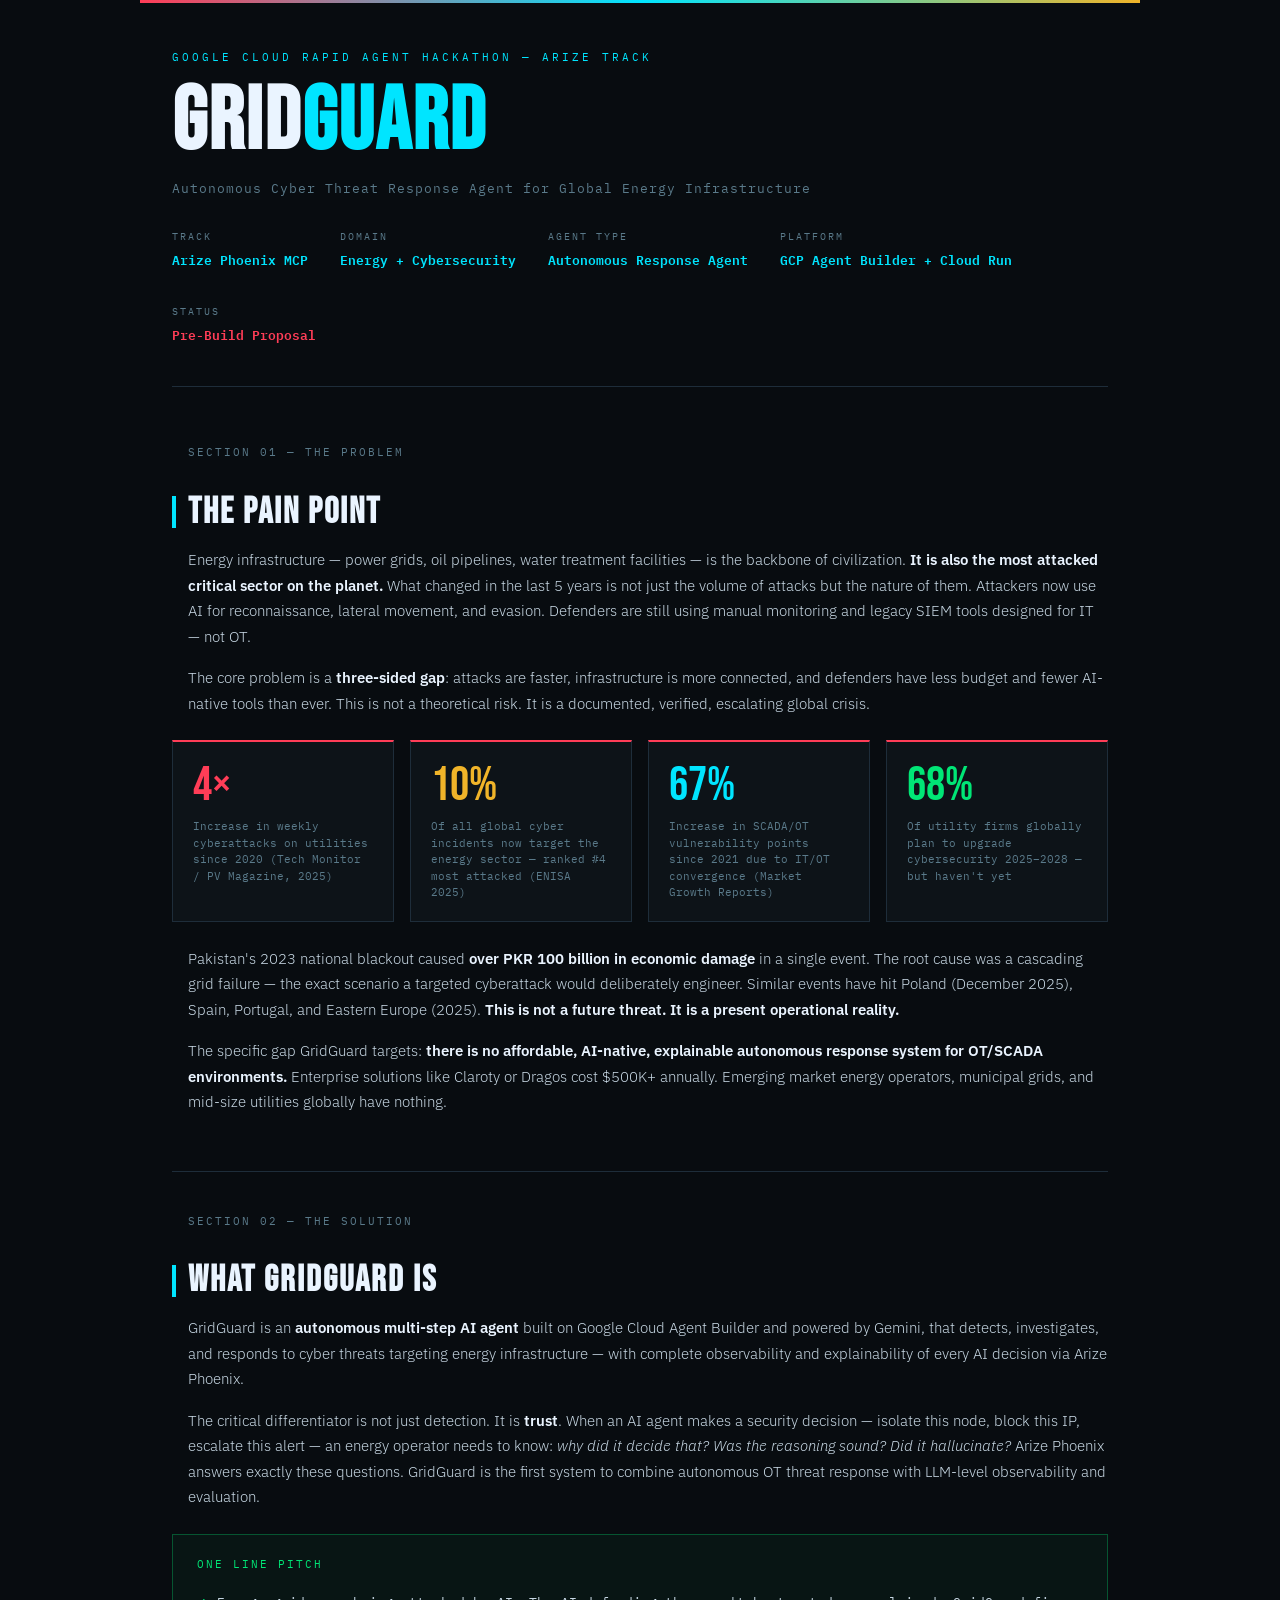
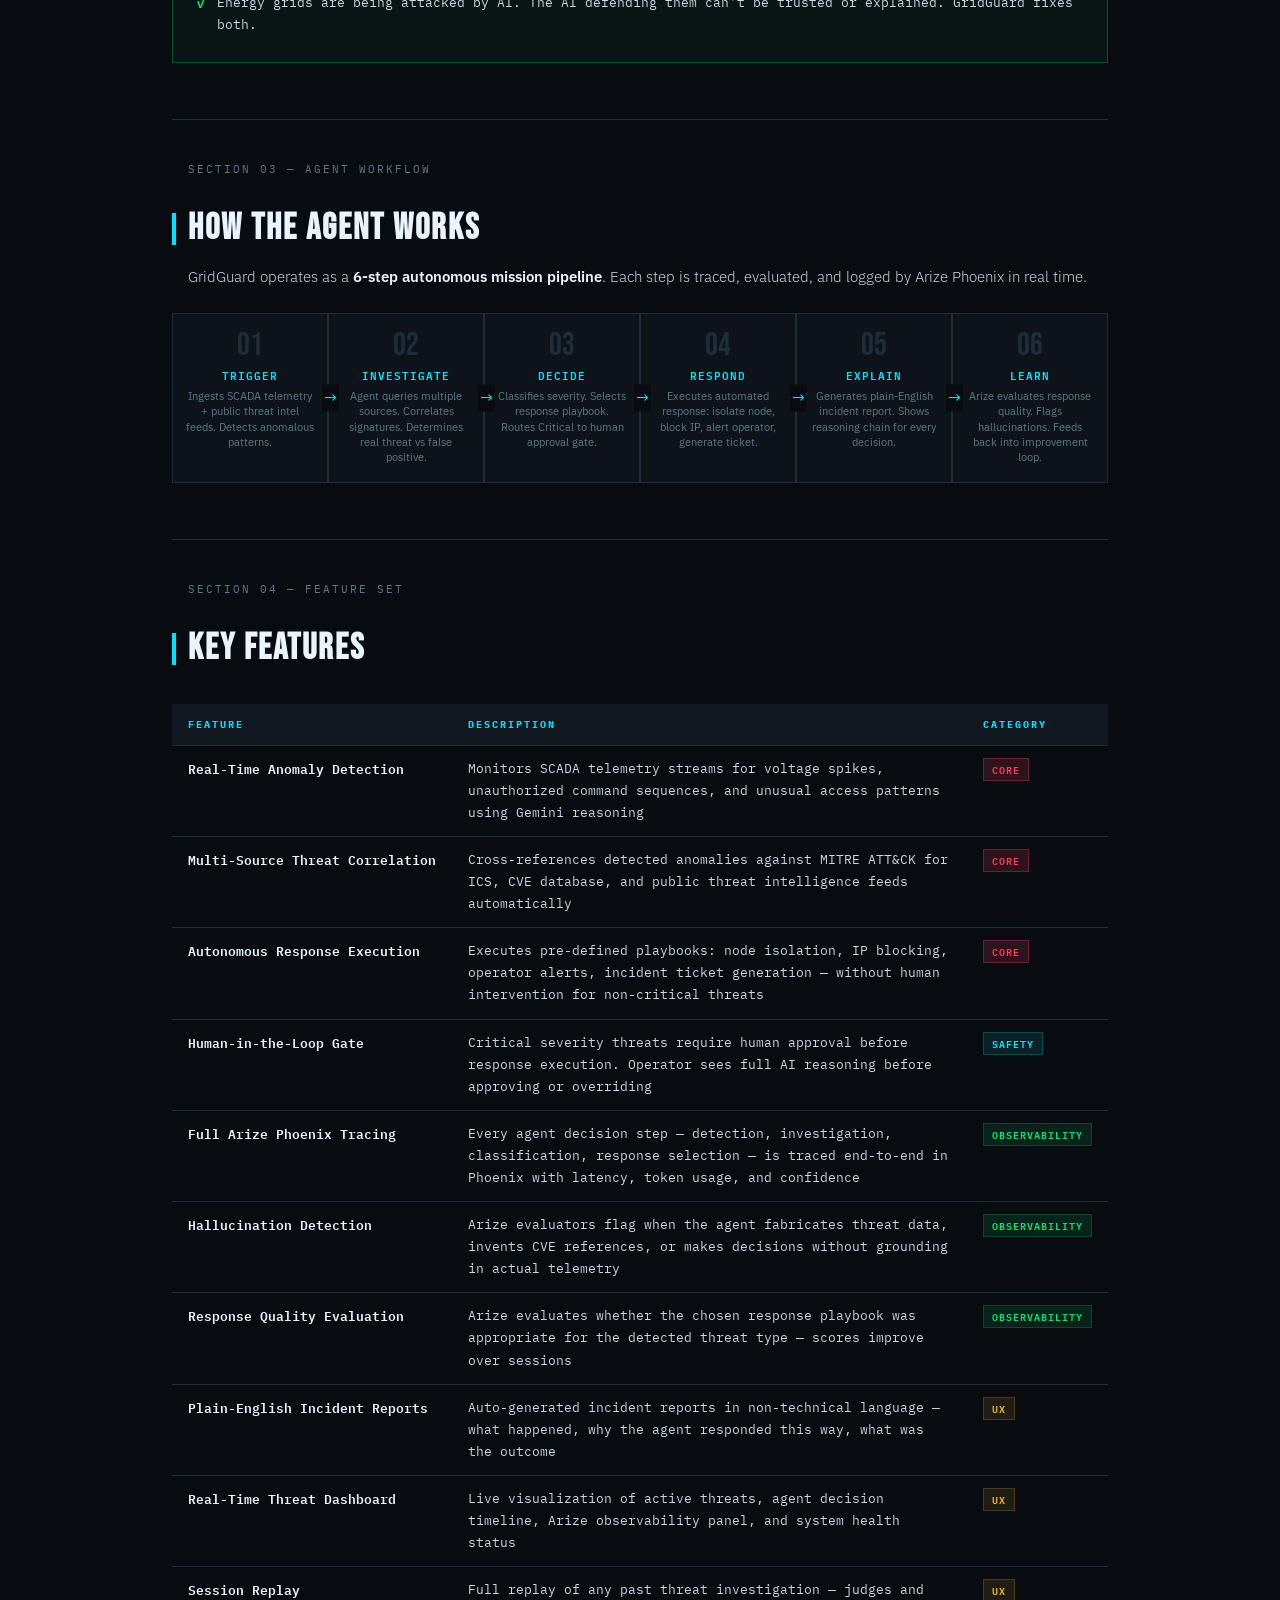
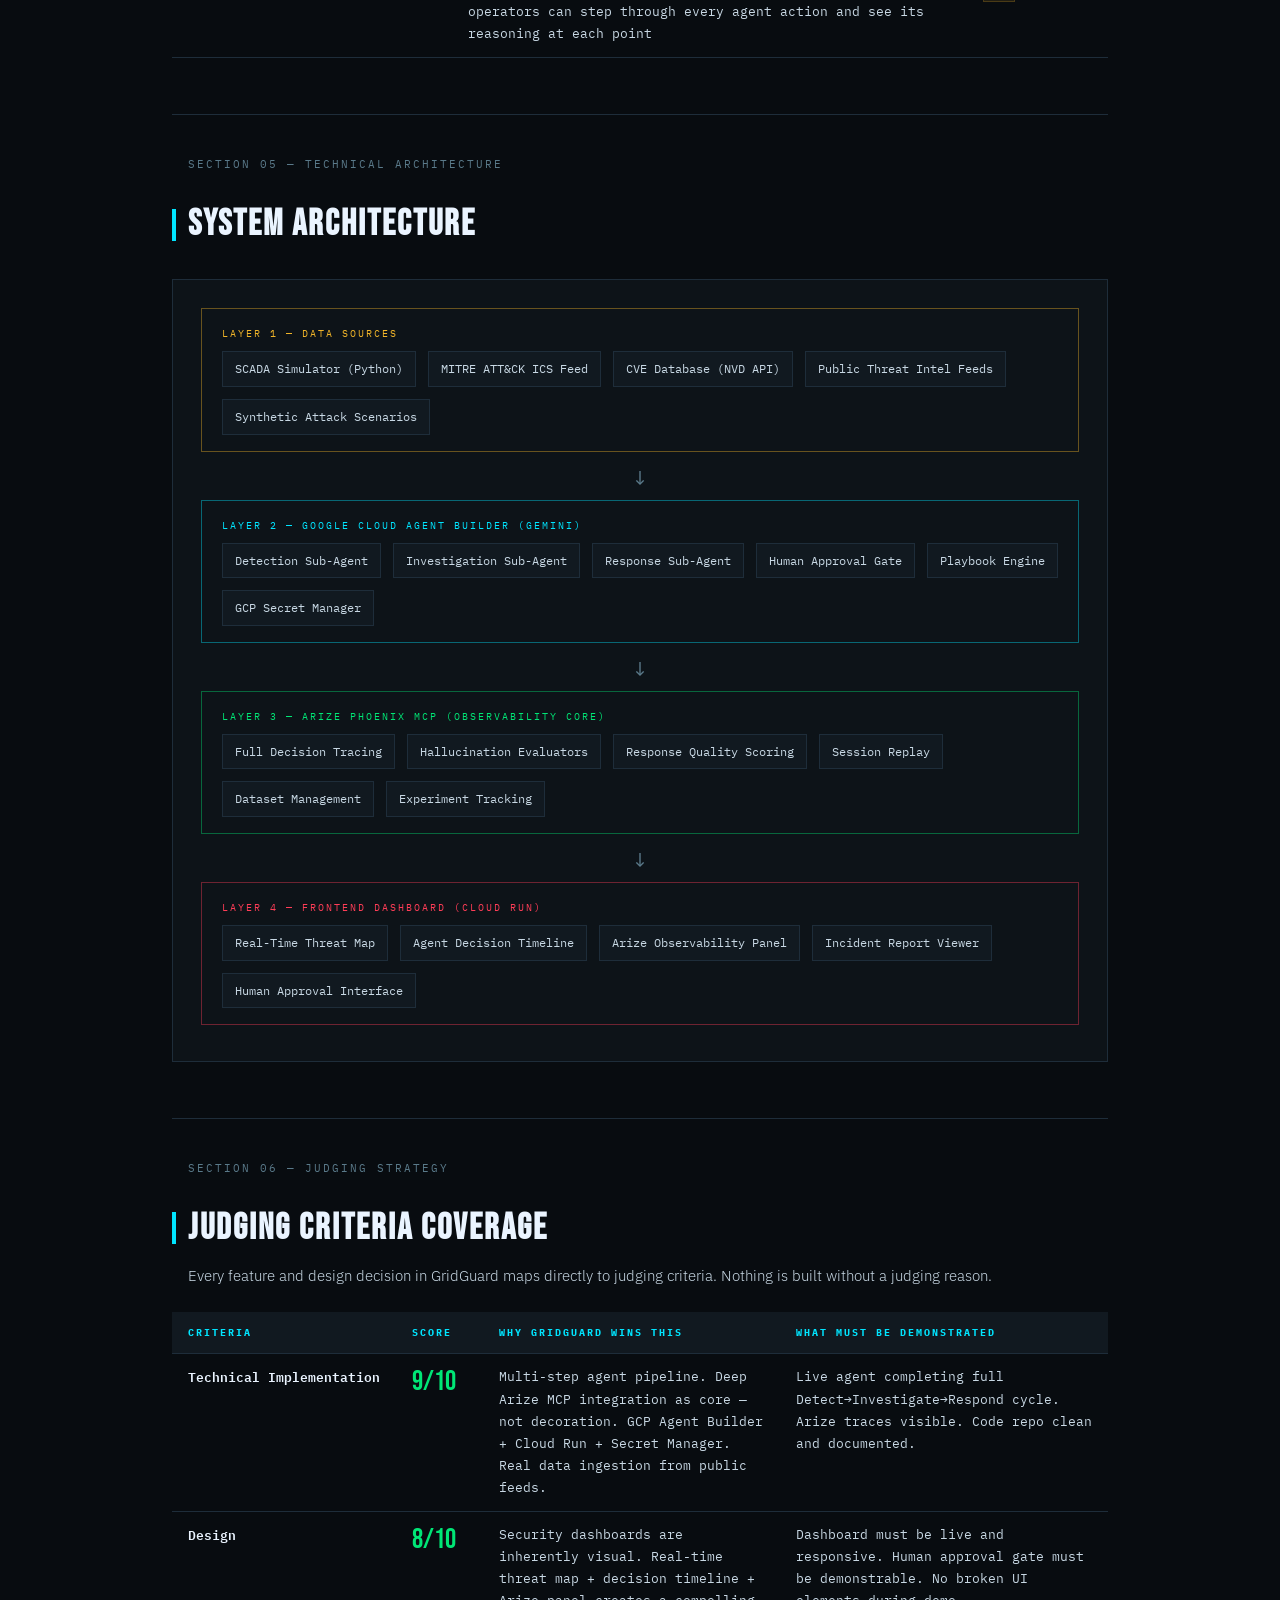
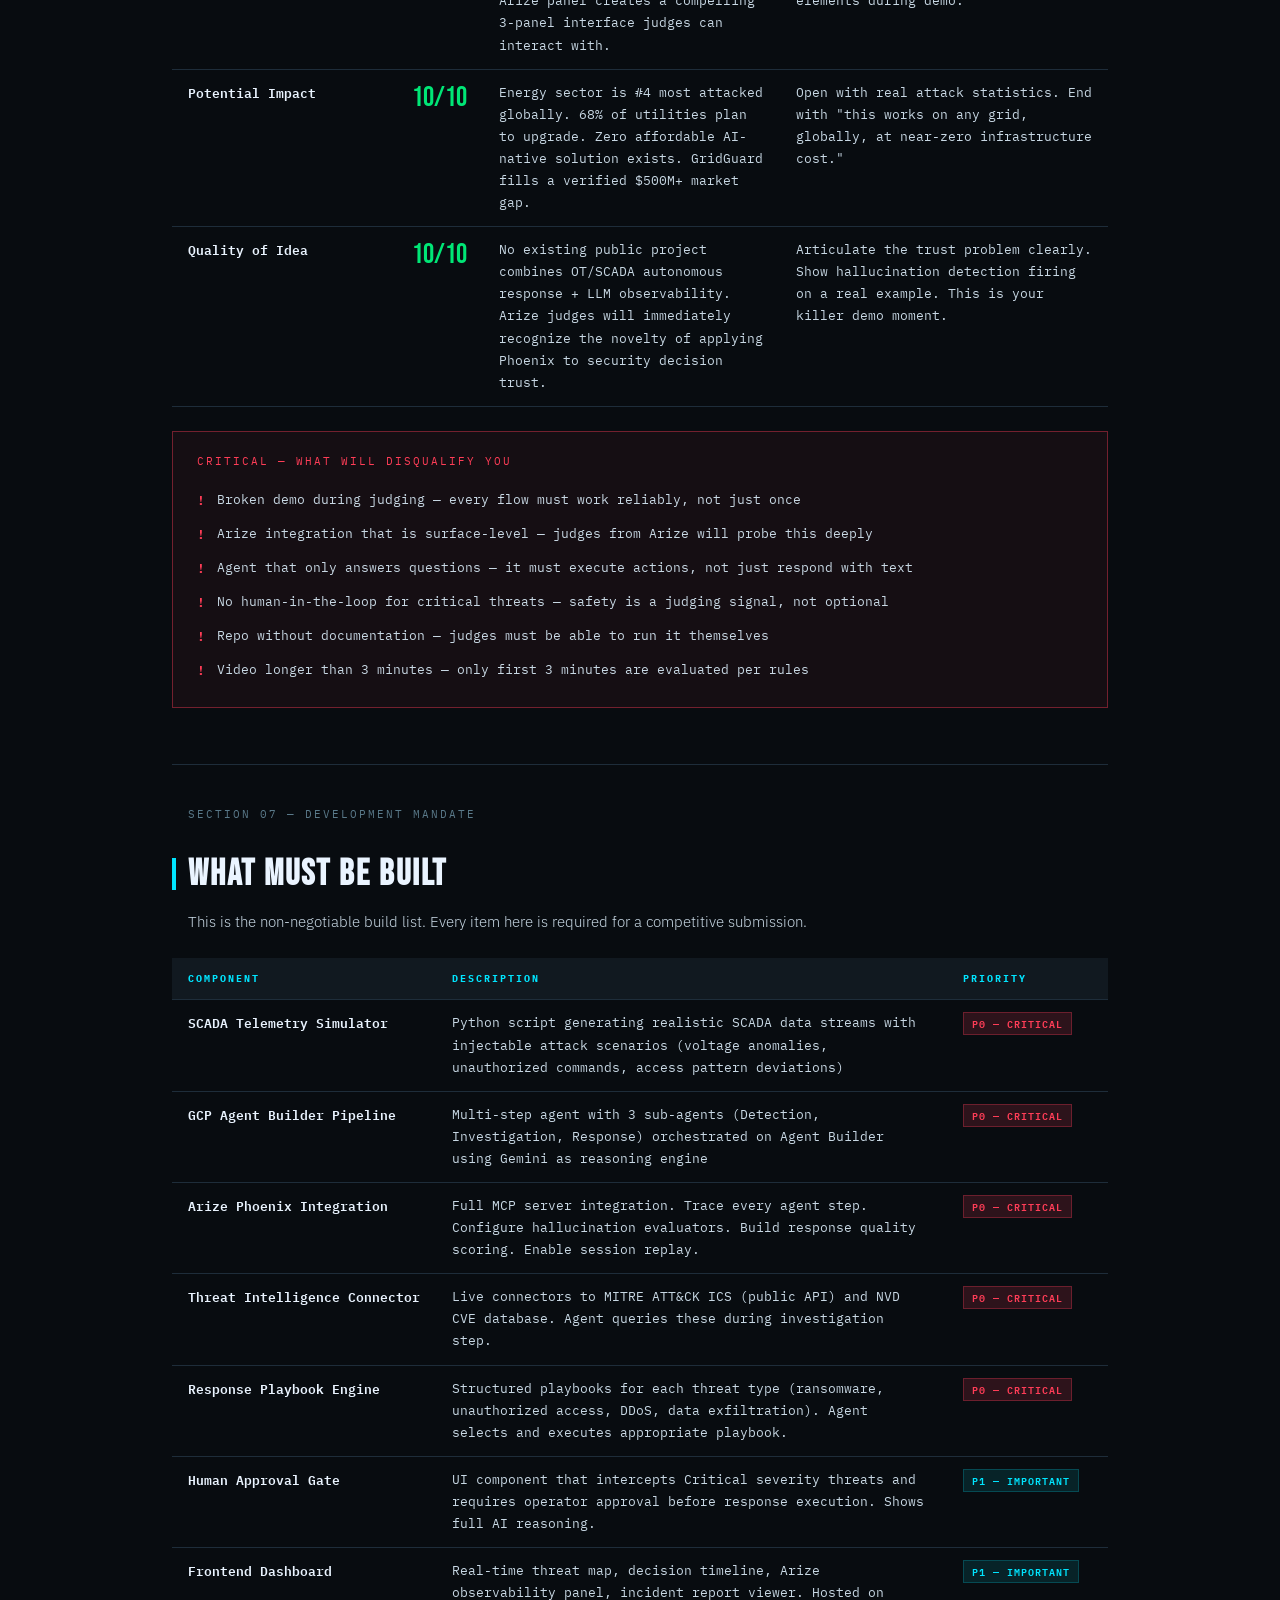
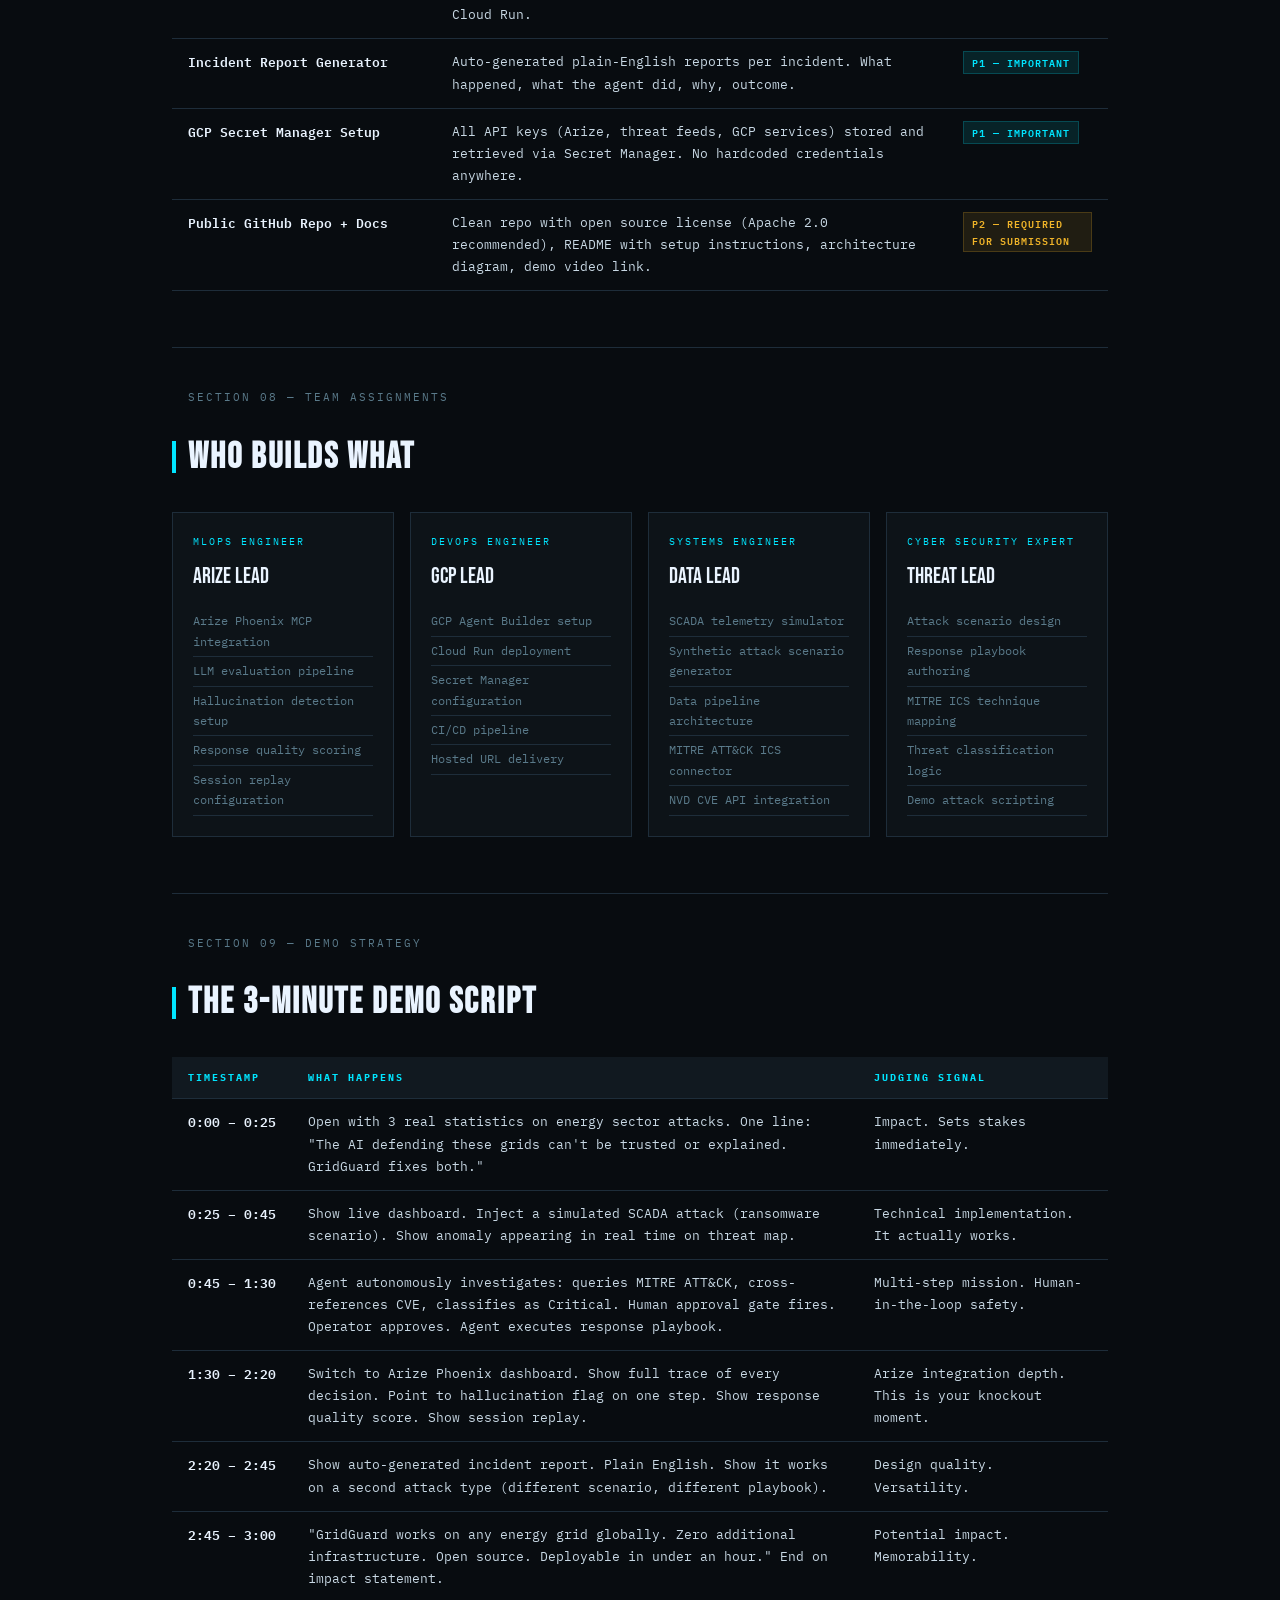
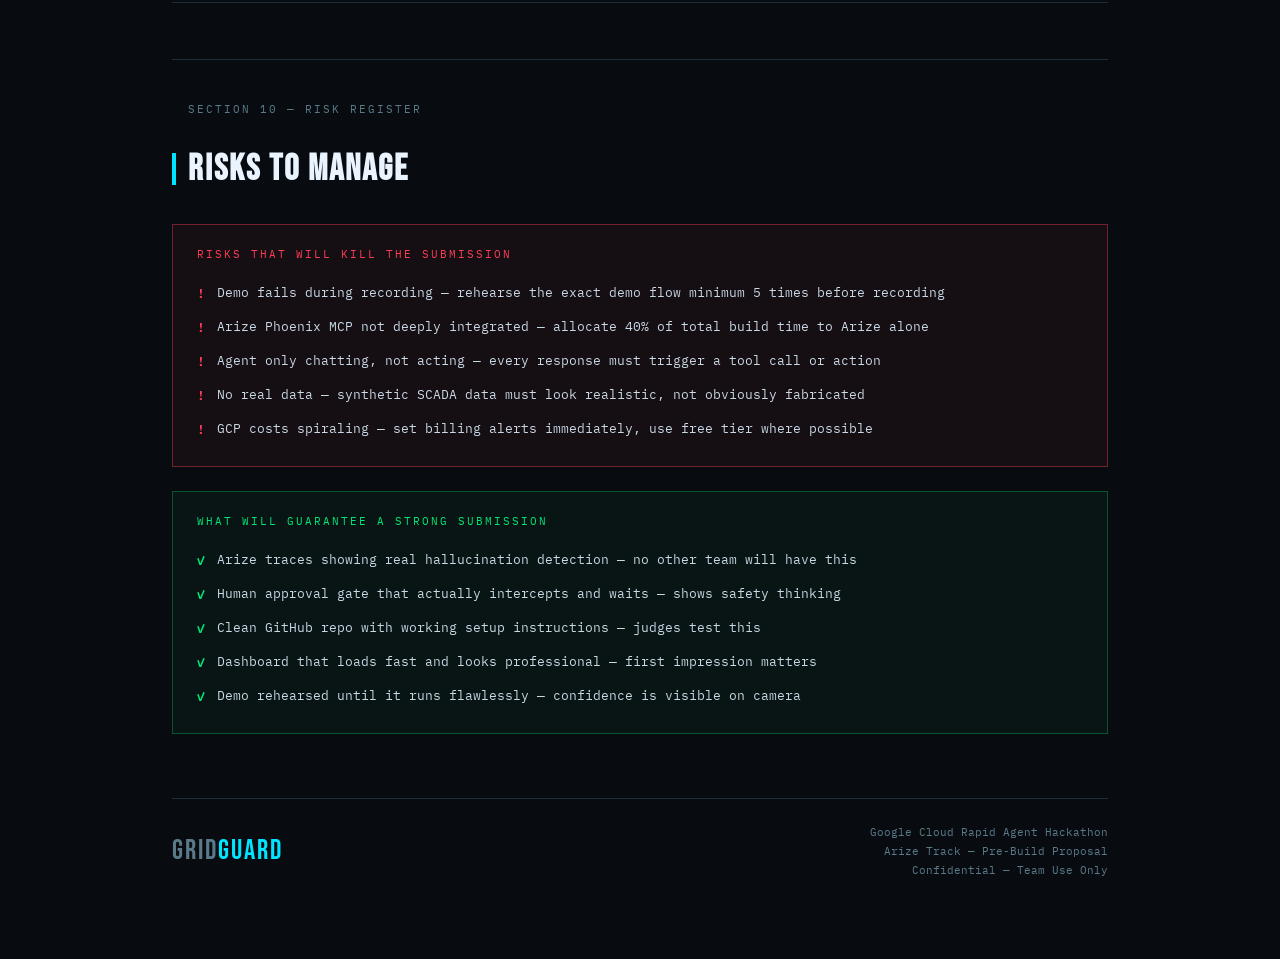
<file: req-docs/GridGuard_Proposal.html>
<!DOCTYPE html>
<html lang="en">
<head>
<meta charset="UTF-8">
<meta name="viewport" content="width=device-width, initial-scale=1.0">
<title>GridGuard — Project Proposal</title>
<link href="https://fonts.googleapis.com/css2?family=Bebas+Neue&family=IBM+Plex+Mono:wght@400;600&family=IBM+Plex+Sans:ital,wght@0,300;0,400;0,600;1,300&display=swap" rel="stylesheet">
<style>
  :root {
    --bg: #080c10;
    --bg2: #0d1318;
    --bg3: #111920;
    --border: #1e2d3a;
    --accent: #00e5ff;
    --accent2: #ff3d57;
    --accent3: #f0b429;
    --green: #00e676;
    --text: #c8d8e4;
    --text-dim: #5a7a8a;
    --text-bright: #eaf4ff;
    --mono: 'IBM Plex Mono', monospace;
    --sans: 'IBM Plex Sans', sans-serif;
    --display: 'Bebas Neue', sans-serif;
  }

  * { margin: 0; padding: 0; box-sizing: border-box; }

  body {
    background: var(--bg);
    color: var(--text);
    font-family: var(--sans);
    font-size: 15px;
    line-height: 1.7;
    max-width: 1000px;
    margin: 0 auto;
    padding: 48px 32px 80px;
  }

  /* HEADER */
  .header {
    border-bottom: 1px solid var(--border);
    padding-bottom: 40px;
    margin-bottom: 56px;
    position: relative;
  }

  .header::before {
    content: '';
    position: absolute;
    top: -48px; left: -32px; right: -32px;
    height: 3px;
    background: linear-gradient(90deg, var(--accent2), var(--accent), var(--accent3));
  }

  .tag {
    font-family: var(--mono);
    font-size: 11px;
    color: var(--accent);
    letter-spacing: 3px;
    text-transform: uppercase;
    margin-bottom: 16px;
    display: block;
  }

  h1 {
    font-family: var(--display);
    font-size: 88px;
    line-height: 0.9;
    letter-spacing: 2px;
    color: var(--text-bright);
    margin-bottom: 8px;
  }

  h1 span {
    color: var(--accent);
  }

  .subtitle {
    font-family: var(--mono);
    font-size: 13px;
    color: var(--text-dim);
    margin-top: 16px;
    letter-spacing: 1px;
  }

  .meta-row {
    display: flex;
    gap: 32px;
    margin-top: 28px;
    flex-wrap: wrap;
  }

  .meta-item {
    display: flex;
    flex-direction: column;
    gap: 4px;
  }

  .meta-label {
    font-family: var(--mono);
    font-size: 10px;
    color: var(--text-dim);
    letter-spacing: 2px;
    text-transform: uppercase;
  }

  .meta-value {
    font-family: var(--mono);
    font-size: 13px;
    color: var(--accent);
    font-weight: 600;
  }

  /* SECTIONS */
  .section {
    margin-bottom: 56px;
  }

  h2 {
    font-family: var(--display);
    font-size: 36px;
    letter-spacing: 2px;
    color: var(--text-bright);
    margin-bottom: 4px;
    display: flex;
    align-items: center;
    gap: 12px;
  }

  h2::before {
    content: '';
    display: block;
    width: 4px;
    height: 32px;
    background: var(--accent);
    flex-shrink: 0;
  }

  .section-intro {
    color: var(--text-dim);
    font-family: var(--mono);
    font-size: 11px;
    letter-spacing: 2px;
    text-transform: uppercase;
    margin-bottom: 20px;
    padding-left: 16px;
  }

  p {
    color: var(--text);
    margin-bottom: 16px;
    font-weight: 300;
    padding-left: 16px;
  }

  p strong {
    color: var(--text-bright);
    font-weight: 600;
  }

  /* STAT CARDS */
  .stat-grid {
    display: grid;
    grid-template-columns: repeat(auto-fit, minmax(200px, 1fr));
    gap: 16px;
    margin: 24px 0;
  }

  .stat-card {
    background: var(--bg2);
    border: 1px solid var(--border);
    border-top: 2px solid var(--accent2);
    padding: 20px;
  }

  .stat-number {
    font-family: var(--display);
    font-size: 48px;
    color: var(--accent2);
    line-height: 1;
    margin-bottom: 8px;
  }

  .stat-number.green { color: var(--green); }
  .stat-number.yellow { color: var(--accent3); }
  .stat-number.blue { color: var(--accent); }

  .stat-desc {
    font-family: var(--mono);
    font-size: 11px;
    color: var(--text-dim);
    line-height: 1.5;
  }

  /* TABLE */
  table {
    width: 100%;
    border-collapse: collapse;
    margin: 24px 0;
    font-family: var(--mono);
    font-size: 13px;
  }

  th {
    background: var(--bg3);
    color: var(--accent);
    font-size: 10px;
    letter-spacing: 2px;
    text-transform: uppercase;
    padding: 12px 16px;
    text-align: left;
    border-bottom: 1px solid var(--border);
  }

  td {
    padding: 12px 16px;
    border-bottom: 1px solid var(--border);
    color: var(--text);
    vertical-align: top;
  }

  tr:hover td { background: var(--bg2); }

  td:first-child {
    color: var(--text-bright);
    font-weight: 600;
    white-space: nowrap;
  }

  .badge {
    display: inline-block;
    padding: 2px 8px;
    font-size: 10px;
    letter-spacing: 1px;
    text-transform: uppercase;
    font-weight: 600;
  }

  .badge-red { background: rgba(255,61,87,0.15); color: var(--accent2); border: 1px solid rgba(255,61,87,0.3); }
  .badge-blue { background: rgba(0,229,255,0.1); color: var(--accent); border: 1px solid rgba(0,229,255,0.2); }
  .badge-green { background: rgba(0,230,118,0.1); color: var(--green); border: 1px solid rgba(0,230,118,0.2); }
  .badge-yellow { background: rgba(240,180,41,0.1); color: var(--accent3); border: 1px solid rgba(240,180,41,0.2); }

  /* FLOW DIAGRAM */
  .flow {
    display: flex;
    align-items: stretch;
    gap: 0;
    margin: 24px 0;
    overflow-x: auto;
  }

  .flow-step {
    flex: 1;
    min-width: 120px;
    background: var(--bg2);
    border: 1px solid var(--border);
    padding: 16px 12px;
    text-align: center;
    position: relative;
  }

  .flow-step::after {
    content: '→';
    position: absolute;
    right: -12px;
    top: 50%;
    transform: translateY(-50%);
    color: var(--accent);
    font-size: 16px;
    z-index: 2;
    background: var(--bg);
    padding: 0 2px;
  }

  .flow-step:last-child::after { display: none; }

  .flow-step-num {
    font-family: var(--display);
    font-size: 32px;
    color: var(--border);
    line-height: 1;
  }

  .flow-step-title {
    font-family: var(--mono);
    font-size: 11px;
    font-weight: 600;
    color: var(--accent);
    letter-spacing: 1px;
    text-transform: uppercase;
    margin: 4px 0;
  }

  .flow-step-desc {
    font-size: 11px;
    color: var(--text-dim);
    line-height: 1.4;
  }

  /* ARCH BLOCK */
  .arch {
    background: var(--bg2);
    border: 1px solid var(--border);
    padding: 28px;
    margin: 24px 0;
    font-family: var(--mono);
    font-size: 12px;
    line-height: 1.8;
  }

  .arch-layer {
    border: 1px solid var(--border);
    padding: 16px 20px;
    margin-bottom: 8px;
    position: relative;
  }

  .arch-layer-label {
    font-size: 10px;
    letter-spacing: 2px;
    text-transform: uppercase;
    color: var(--text-dim);
    margin-bottom: 8px;
  }

  .arch-layer.data { border-color: rgba(240,180,41,0.4); }
  .arch-layer.data .arch-layer-label { color: var(--accent3); }

  .arch-layer.agent { border-color: rgba(0,229,255,0.4); }
  .arch-layer.agent .arch-layer-label { color: var(--accent); }

  .arch-layer.arize { border-color: rgba(0,230,118,0.4); }
  .arch-layer.arize .arch-layer-label { color: var(--green); }

  .arch-layer.frontend { border-color: rgba(255,61,87,0.4); }
  .arch-layer.frontend .arch-layer-label { color: var(--accent2); }

  .arch-components {
    display: flex;
    gap: 12px;
    flex-wrap: wrap;
  }

  .arch-comp {
    background: var(--bg3);
    border: 1px solid var(--border);
    padding: 6px 12px;
    font-size: 12px;
    color: var(--text);
  }

  .arch-arrow {
    text-align: center;
    color: var(--text-dim);
    font-size: 20px;
    margin: 4px 0;
  }

  /* FEATURE LIST */
  .feature-list {
    list-style: none;
    margin: 16px 0 16px 16px;
  }

  .feature-list li {
    padding: 8px 0 8px 24px;
    position: relative;
    border-bottom: 1px solid var(--border);
    color: var(--text);
    font-weight: 300;
  }

  .feature-list li::before {
    content: '▸';
    position: absolute;
    left: 0;
    color: var(--accent);
    font-size: 12px;
  }

  .feature-list li strong {
    color: var(--text-bright);
    font-weight: 600;
  }

  /* JUDGE TABLE */
  .judge-row td:nth-child(2) {
    font-family: var(--display);
    font-size: 28px;
    color: var(--green);
    line-height: 1;
    padding-top: 14px;
  }

  /* CRITICAL BOX */
  .critical-box {
    border: 1px solid rgba(255,61,87,0.4);
    background: rgba(255,61,87,0.05);
    padding: 20px 24px;
    margin: 24px 0;
  }

  .critical-box-title {
    font-family: var(--mono);
    font-size: 11px;
    color: var(--accent2);
    letter-spacing: 2px;
    text-transform: uppercase;
    margin-bottom: 12px;
  }

  .critical-box ul {
    list-style: none;
    padding-left: 0;
  }

  .critical-box ul li {
    padding: 6px 0 6px 20px;
    position: relative;
    font-size: 13px;
    color: var(--text);
    font-family: var(--mono);
  }

  .critical-box ul li::before {
    content: '!';
    position: absolute;
    left: 0;
    color: var(--accent2);
    font-weight: 600;
  }

  /* SUCCESS BOX */
  .success-box {
    border: 1px solid rgba(0,230,118,0.3);
    background: rgba(0,230,118,0.04);
    padding: 20px 24px;
    margin: 24px 0;
  }

  .success-box-title {
    font-family: var(--mono);
    font-size: 11px;
    color: var(--green);
    letter-spacing: 2px;
    text-transform: uppercase;
    margin-bottom: 12px;
  }

  .success-box ul {
    list-style: none;
    padding-left: 0;
  }

  .success-box ul li {
    padding: 6px 0 6px 20px;
    position: relative;
    font-size: 13px;
    color: var(--text);
    font-family: var(--mono);
  }

  .success-box ul li::before {
    content: '✓';
    position: absolute;
    left: 0;
    color: var(--green);
    font-weight: 600;
  }

  /* DIVIDER */
  .divider {
    border: none;
    border-top: 1px solid var(--border);
    margin: 40px 0;
  }

  /* TEAM TABLE */
  .team-grid {
    display: grid;
    grid-template-columns: repeat(auto-fit, minmax(200px, 1fr));
    gap: 16px;
    margin: 24px 0;
  }

  .team-card {
    background: var(--bg2);
    border: 1px solid var(--border);
    padding: 20px;
  }

  .team-role {
    font-family: var(--mono);
    font-size: 10px;
    color: var(--accent);
    letter-spacing: 2px;
    text-transform: uppercase;
    margin-bottom: 8px;
  }

  .team-name {
    font-family: var(--display);
    font-size: 22px;
    color: var(--text-bright);
    margin-bottom: 12px;
  }

  .team-tasks {
    list-style: none;
  }

  .team-tasks li {
    font-size: 12px;
    color: var(--text-dim);
    padding: 4px 0;
    font-family: var(--mono);
    border-bottom: 1px solid var(--border);
  }

  /* FOOTER */
  .footer {
    margin-top: 64px;
    padding-top: 24px;
    border-top: 1px solid var(--border);
    display: flex;
    justify-content: space-between;
    align-items: center;
    flex-wrap: wrap;
    gap: 16px;
  }

  .footer-brand {
    font-family: var(--display);
    font-size: 28px;
    color: var(--text-dim);
    letter-spacing: 2px;
  }

  .footer-brand span { color: var(--accent); }

  .footer-meta {
    font-family: var(--mono);
    font-size: 11px;
    color: var(--text-dim);
    text-align: right;
  }

  @media print {
    body { background: white; color: black; }
  }
</style>
</head>
<body>

<!-- HEADER -->
<div class="header">
  <span class="tag">Google Cloud Rapid Agent Hackathon — Arize Track</span>
  <h1>GRID<span>GUARD</span></h1>
  <div class="subtitle">Autonomous Cyber Threat Response Agent for Global Energy Infrastructure</div>
  <div class="meta-row">
    <div class="meta-item">
      <span class="meta-label">Track</span>
      <span class="meta-value">Arize Phoenix MCP</span>
    </div>
    <div class="meta-item">
      <span class="meta-label">Domain</span>
      <span class="meta-value">Energy + Cybersecurity</span>
    </div>
    <div class="meta-item">
      <span class="meta-label">Agent Type</span>
      <span class="meta-value">Autonomous Response Agent</span>
    </div>
    <div class="meta-item">
      <span class="meta-label">Platform</span>
      <span class="meta-value">GCP Agent Builder + Cloud Run</span>
    </div>
    <div class="meta-item">
      <span class="meta-label">Status</span>
      <span class="meta-value" style="color:var(--accent2)">Pre-Build Proposal</span>
    </div>
  </div>
</div>


<!-- SECTION 1: THE PROBLEM -->
<div class="section">
  <div class="section-intro">Section 01 — The Problem</div>
  <h2>The Pain Point</h2>

  <p>
    Energy infrastructure — power grids, oil pipelines, water treatment facilities — is the backbone of civilization. 
    <strong>It is also the most attacked critical sector on the planet.</strong> What changed in the last 5 years is not just 
    the volume of attacks but the nature of them. Attackers now use AI for reconnaissance, lateral movement, 
    and evasion. Defenders are still using manual monitoring and legacy SIEM tools designed for IT — not OT.
  </p>

  <p>
    The core problem is a <strong>three-sided gap</strong>: attacks are faster, infrastructure is more connected, 
    and defenders have less budget and fewer AI-native tools than ever. This is not a theoretical risk. 
    It is a documented, verified, escalating global crisis.
  </p>

  <div class="stat-grid">
    <div class="stat-card">
      <div class="stat-number">4×</div>
      <div class="stat-desc">Increase in weekly cyberattacks on utilities since 2020 (Tech Monitor / PV Magazine, 2025)</div>
    </div>
    <div class="stat-card">
      <div class="stat-number" style="color:var(--accent3)">10%</div>
      <div class="stat-desc">Of all global cyber incidents now target the energy sector — ranked #4 most attacked (ENISA 2025)</div>
    </div>
    <div class="stat-card">
      <div class="stat-number" style="color:var(--accent)">67%</div>
      <div class="stat-desc">Increase in SCADA/OT vulnerability points since 2021 due to IT/OT convergence (Market Growth Reports)</div>
    </div>
    <div class="stat-card">
      <div class="stat-number" style="color:var(--green)">68%</div>
      <div class="stat-desc">Of utility firms globally plan to upgrade cybersecurity 2025–2028 — but haven't yet</div>
    </div>
  </div>

  <p>
    Pakistan's 2023 national blackout caused <strong>over PKR 100 billion in economic damage</strong> in a single event. 
    The root cause was a cascading grid failure — the exact scenario a targeted cyberattack would deliberately engineer. 
    Similar events have hit Poland (December 2025), Spain, Portugal, and Eastern Europe (2025). 
    <strong>This is not a future threat. It is a present operational reality.</strong>
  </p>

  <p>
    The specific gap GridGuard targets: <strong>there is no affordable, AI-native, explainable autonomous response 
    system for OT/SCADA environments.</strong> Enterprise solutions like Claroty or Dragos cost $500K+ annually. 
    Emerging market energy operators, municipal grids, and mid-size utilities globally have nothing.
  </p>
</div>

<hr class="divider">


<!-- SECTION 2: THE SOLUTION -->
<div class="section">
  <div class="section-intro">Section 02 — The Solution</div>
  <h2>What GridGuard Is</h2>

  <p>
    GridGuard is an <strong>autonomous multi-step AI agent</strong> built on Google Cloud Agent Builder and powered by Gemini, 
    that detects, investigates, and responds to cyber threats targeting energy infrastructure — 
    with complete observability and explainability of every AI decision via Arize Phoenix.
  </p>

  <p>
    The critical differentiator is not just detection. It is <strong>trust</strong>. 
    When an AI agent makes a security decision — isolate this node, block this IP, escalate this alert — 
    an energy operator needs to know: <em>why did it decide that? Was the reasoning sound? Did it hallucinate?</em> 
    Arize Phoenix answers exactly these questions. GridGuard is the first system to combine 
    autonomous OT threat response with LLM-level observability and evaluation.
  </p>

  <div class="success-box">
    <div class="success-box-title">One Line Pitch</div>
    <ul>
      <li>Energy grids are being attacked by AI. The AI defending them can't be trusted or explained. GridGuard fixes both.</li>
    </ul>
  </div>
</div>

<hr class="divider">


<!-- SECTION 3: HOW IT WORKS -->
<div class="section">
  <div class="section-intro">Section 03 — Agent Workflow</div>
  <h2>How The Agent Works</h2>

  <p>GridGuard operates as a <strong>6-step autonomous mission pipeline</strong>. Each step is traced, evaluated, and logged by Arize Phoenix in real time.</p>

  <div class="flow">
    <div class="flow-step">
      <div class="flow-step-num">01</div>
      <div class="flow-step-title">Trigger</div>
      <div class="flow-step-desc">Ingests SCADA telemetry + public threat intel feeds. Detects anomalous patterns.</div>
    </div>
    <div class="flow-step">
      <div class="flow-step-num">02</div>
      <div class="flow-step-title">Investigate</div>
      <div class="flow-step-desc">Agent queries multiple sources. Correlates signatures. Determines real threat vs false positive.</div>
    </div>
    <div class="flow-step">
      <div class="flow-step-num">03</div>
      <div class="flow-step-title">Decide</div>
      <div class="flow-step-desc">Classifies severity. Selects response playbook. Routes Critical to human approval gate.</div>
    </div>
    <div class="flow-step">
      <div class="flow-step-num">04</div>
      <div class="flow-step-title">Respond</div>
      <div class="flow-step-desc">Executes automated response: isolate node, block IP, alert operator, generate ticket.</div>
    </div>
    <div class="flow-step">
      <div class="flow-step-num">05</div>
      <div class="flow-step-title">Explain</div>
      <div class="flow-step-desc">Generates plain-English incident report. Shows reasoning chain for every decision.</div>
    </div>
    <div class="flow-step">
      <div class="flow-step-num">06</div>
      <div class="flow-step-title">Learn</div>
      <div class="flow-step-desc">Arize evaluates response quality. Flags hallucinations. Feeds back into improvement loop.</div>
    </div>
  </div>
</div>

<hr class="divider">


<!-- SECTION 4: FEATURES -->
<div class="section">
  <div class="section-intro">Section 04 — Feature Set</div>
  <h2>Key Features</h2>

  <table>
    <thead>
      <tr>
        <th>Feature</th>
        <th>Description</th>
        <th>Category</th>
      </tr>
    </thead>
    <tbody>
      <tr>
        <td>Real-Time Anomaly Detection</td>
        <td>Monitors SCADA telemetry streams for voltage spikes, unauthorized command sequences, and unusual access patterns using Gemini reasoning</td>
        <td><span class="badge badge-red">Core</span></td>
      </tr>
      <tr>
        <td>Multi-Source Threat Correlation</td>
        <td>Cross-references detected anomalies against MITRE ATT&CK for ICS, CVE database, and public threat intelligence feeds automatically</td>
        <td><span class="badge badge-red">Core</span></td>
      </tr>
      <tr>
        <td>Autonomous Response Execution</td>
        <td>Executes pre-defined playbooks: node isolation, IP blocking, operator alerts, incident ticket generation — without human intervention for non-critical threats</td>
        <td><span class="badge badge-red">Core</span></td>
      </tr>
      <tr>
        <td>Human-in-the-Loop Gate</td>
        <td>Critical severity threats require human approval before response execution. Operator sees full AI reasoning before approving or overriding</td>
        <td><span class="badge badge-blue">Safety</span></td>
      </tr>
      <tr>
        <td>Full Arize Phoenix Tracing</td>
        <td>Every agent decision step — detection, investigation, classification, response selection — is traced end-to-end in Phoenix with latency, token usage, and confidence</td>
        <td><span class="badge badge-green">Observability</span></td>
      </tr>
      <tr>
        <td>Hallucination Detection</td>
        <td>Arize evaluators flag when the agent fabricates threat data, invents CVE references, or makes decisions without grounding in actual telemetry</td>
        <td><span class="badge badge-green">Observability</span></td>
      </tr>
      <tr>
        <td>Response Quality Evaluation</td>
        <td>Arize evaluates whether the chosen response playbook was appropriate for the detected threat type — scores improve over sessions</td>
        <td><span class="badge badge-green">Observability</span></td>
      </tr>
      <tr>
        <td>Plain-English Incident Reports</td>
        <td>Auto-generated incident reports in non-technical language — what happened, why the agent responded this way, what was the outcome</td>
        <td><span class="badge badge-yellow">UX</span></td>
      </tr>
      <tr>
        <td>Real-Time Threat Dashboard</td>
        <td>Live visualization of active threats, agent decision timeline, Arize observability panel, and system health status</td>
        <td><span class="badge badge-yellow">UX</span></td>
      </tr>
      <tr>
        <td>Session Replay</td>
        <td>Full replay of any past threat investigation — judges and operators can step through every agent action and see its reasoning at each point</td>
        <td><span class="badge badge-yellow">UX</span></td>
      </tr>
    </tbody>
  </table>
</div>

<hr class="divider">


<!-- SECTION 5: ARCHITECTURE -->
<div class="section">
  <div class="section-intro">Section 05 — Technical Architecture</div>
  <h2>System Architecture</h2>

  <div class="arch">
    <div class="arch-layer data">
      <div class="arch-layer-label">Layer 1 — Data Sources</div>
      <div class="arch-components">
        <div class="arch-comp">SCADA Simulator (Python)</div>
        <div class="arch-comp">MITRE ATT&CK ICS Feed</div>
        <div class="arch-comp">CVE Database (NVD API)</div>
        <div class="arch-comp">Public Threat Intel Feeds</div>
        <div class="arch-comp">Synthetic Attack Scenarios</div>
      </div>
    </div>
    <div class="arch-arrow">↓</div>
    <div class="arch-layer agent">
      <div class="arch-layer-label">Layer 2 — Google Cloud Agent Builder (Gemini)</div>
      <div class="arch-components">
        <div class="arch-comp">Detection Sub-Agent</div>
        <div class="arch-comp">Investigation Sub-Agent</div>
        <div class="arch-comp">Response Sub-Agent</div>
        <div class="arch-comp">Human Approval Gate</div>
        <div class="arch-comp">Playbook Engine</div>
        <div class="arch-comp">GCP Secret Manager</div>
      </div>
    </div>
    <div class="arch-arrow">↓</div>
    <div class="arch-layer arize">
      <div class="arch-layer-label">Layer 3 — Arize Phoenix MCP (Observability Core)</div>
      <div class="arch-components">
        <div class="arch-comp">Full Decision Tracing</div>
        <div class="arch-comp">Hallucination Evaluators</div>
        <div class="arch-comp">Response Quality Scoring</div>
        <div class="arch-comp">Session Replay</div>
        <div class="arch-comp">Dataset Management</div>
        <div class="arch-comp">Experiment Tracking</div>
      </div>
    </div>
    <div class="arch-arrow">↓</div>
    <div class="arch-layer frontend">
      <div class="arch-layer-label">Layer 4 — Frontend Dashboard (Cloud Run)</div>
      <div class="arch-components">
        <div class="arch-comp">Real-Time Threat Map</div>
        <div class="arch-comp">Agent Decision Timeline</div>
        <div class="arch-comp">Arize Observability Panel</div>
        <div class="arch-comp">Incident Report Viewer</div>
        <div class="arch-comp">Human Approval Interface</div>
      </div>
    </div>
  </div>
</div>

<hr class="divider">


<!-- SECTION 6: JUDGING -->
<div class="section">
  <div class="section-intro">Section 06 — Judging Strategy</div>
  <h2>Judging Criteria Coverage</h2>

  <p>Every feature and design decision in GridGuard maps directly to judging criteria. Nothing is built without a judging reason.</p>

  <table class="judge-row">
    <thead>
      <tr>
        <th>Criteria</th>
        <th>Score</th>
        <th>Why GridGuard Wins This</th>
        <th>What Must Be Demonstrated</th>
      </tr>
    </thead>
    <tbody>
      <tr>
        <td>Technical Implementation</td>
        <td>9/10</td>
        <td>Multi-step agent pipeline. Deep Arize MCP integration as core — not decoration. GCP Agent Builder + Cloud Run + Secret Manager. Real data ingestion from public feeds.</td>
        <td>Live agent completing full Detect→Investigate→Respond cycle. Arize traces visible. Code repo clean and documented.</td>
      </tr>
      <tr>
        <td>Design</td>
        <td>8/10</td>
        <td>Security dashboards are inherently visual. Real-time threat map + decision timeline + Arize panel creates a compelling 3-panel interface judges can interact with.</td>
        <td>Dashboard must be live and responsive. Human approval gate must be demonstrable. No broken UI elements during demo.</td>
      </tr>
      <tr>
        <td>Potential Impact</td>
        <td>10/10</td>
        <td>Energy sector is #4 most attacked globally. 68% of utilities plan to upgrade. Zero affordable AI-native solution exists. GridGuard fills a verified $500M+ market gap.</td>
        <td>Open with real attack statistics. End with "this works on any grid, globally, at near-zero infrastructure cost."</td>
      </tr>
      <tr>
        <td>Quality of Idea</td>
        <td>10/10</td>
        <td>No existing public project combines OT/SCADA autonomous response + LLM observability. Arize judges will immediately recognize the novelty of applying Phoenix to security decision trust.</td>
        <td>Articulate the trust problem clearly. Show hallucination detection firing on a real example. This is your killer demo moment.</td>
      </tr>
    </tbody>
  </table>

  <div class="critical-box">
    <div class="critical-box-title">Critical — What Will Disqualify You</div>
    <ul>
      <li>Broken demo during judging — every flow must work reliably, not just once</li>
      <li>Arize integration that is surface-level — judges from Arize will probe this deeply</li>
      <li>Agent that only answers questions — it must execute actions, not just respond with text</li>
      <li>No human-in-the-loop for critical threats — safety is a judging signal, not optional</li>
      <li>Repo without documentation — judges must be able to run it themselves</li>
      <li>Video longer than 3 minutes — only first 3 minutes are evaluated per rules</li>
    </ul>
  </div>
</div>

<hr class="divider">


<!-- SECTION 7: WHAT TO BUILD -->
<div class="section">
  <div class="section-intro">Section 07 — Development Mandate</div>
  <h2>What Must Be Built</h2>

  <p>This is the non-negotiable build list. Every item here is required for a competitive submission.</p>

  <table>
    <thead>
      <tr>
        <th>Component</th>
        <th>Description</th>
        <th>Priority</th>
      </tr>
    </thead>
    <tbody>
      <tr>
        <td>SCADA Telemetry Simulator</td>
        <td>Python script generating realistic SCADA data streams with injectable attack scenarios (voltage anomalies, unauthorized commands, access pattern deviations)</td>
        <td><span class="badge badge-red">P0 — Critical</span></td>
      </tr>
      <tr>
        <td>GCP Agent Builder Pipeline</td>
        <td>Multi-step agent with 3 sub-agents (Detection, Investigation, Response) orchestrated on Agent Builder using Gemini as reasoning engine</td>
        <td><span class="badge badge-red">P0 — Critical</span></td>
      </tr>
      <tr>
        <td>Arize Phoenix Integration</td>
        <td>Full MCP server integration. Trace every agent step. Configure hallucination evaluators. Build response quality scoring. Enable session replay.</td>
        <td><span class="badge badge-red">P0 — Critical</span></td>
      </tr>
      <tr>
        <td>Threat Intelligence Connector</td>
        <td>Live connectors to MITRE ATT&CK ICS (public API) and NVD CVE database. Agent queries these during investigation step.</td>
        <td><span class="badge badge-red">P0 — Critical</span></td>
      </tr>
      <tr>
        <td>Response Playbook Engine</td>
        <td>Structured playbooks for each threat type (ransomware, unauthorized access, DDoS, data exfiltration). Agent selects and executes appropriate playbook.</td>
        <td><span class="badge badge-red">P0 — Critical</span></td>
      </tr>
      <tr>
        <td>Human Approval Gate</td>
        <td>UI component that intercepts Critical severity threats and requires operator approval before response execution. Shows full AI reasoning.</td>
        <td><span class="badge badge-blue">P1 — Important</span></td>
      </tr>
      <tr>
        <td>Frontend Dashboard</td>
        <td>Real-time threat map, decision timeline, Arize observability panel, incident report viewer. Hosted on Cloud Run.</td>
        <td><span class="badge badge-blue">P1 — Important</span></td>
      </tr>
      <tr>
        <td>Incident Report Generator</td>
        <td>Auto-generated plain-English reports per incident. What happened, what the agent did, why, outcome.</td>
        <td><span class="badge badge-blue">P1 — Important</span></td>
      </tr>
      <tr>
        <td>GCP Secret Manager Setup</td>
        <td>All API keys (Arize, threat feeds, GCP services) stored and retrieved via Secret Manager. No hardcoded credentials anywhere.</td>
        <td><span class="badge badge-blue">P1 — Important</span></td>
      </tr>
      <tr>
        <td>Public GitHub Repo + Docs</td>
        <td>Clean repo with open source license (Apache 2.0 recommended), README with setup instructions, architecture diagram, demo video link.</td>
        <td><span class="badge badge-yellow">P2 — Required for submission</span></td>
      </tr>
    </tbody>
  </table>
</div>

<hr class="divider">


<!-- SECTION 8: TEAM -->
<div class="section">
  <div class="section-intro">Section 08 — Team Assignments</div>
  <h2>Who Builds What</h2>

  <div class="team-grid">
    <div class="team-card">
      <div class="team-role">MLOps Engineer</div>
      <div class="team-name">ARIZE LEAD</div>
      <ul class="team-tasks">
        <li>Arize Phoenix MCP integration</li>
        <li>LLM evaluation pipeline</li>
        <li>Hallucination detection setup</li>
        <li>Response quality scoring</li>
        <li>Session replay configuration</li>
      </ul>
    </div>
    <div class="team-card">
      <div class="team-role">DevOps Engineer</div>
      <div class="team-name">GCP LEAD</div>
      <ul class="team-tasks">
        <li>GCP Agent Builder setup</li>
        <li>Cloud Run deployment</li>
        <li>Secret Manager configuration</li>
        <li>CI/CD pipeline</li>
        <li>Hosted URL delivery</li>
      </ul>
    </div>
    <div class="team-card">
      <div class="team-role">Systems Engineer</div>
      <div class="team-name">DATA LEAD</div>
      <ul class="team-tasks">
        <li>SCADA telemetry simulator</li>
        <li>Synthetic attack scenario generator</li>
        <li>Data pipeline architecture</li>
        <li>MITRE ATT&CK ICS connector</li>
        <li>NVD CVE API integration</li>
      </ul>
    </div>
    <div class="team-card">
      <div class="team-role">Cyber Security Expert</div>
      <div class="team-name">THREAT LEAD</div>
      <ul class="team-tasks">
        <li>Attack scenario design</li>
        <li>Response playbook authoring</li>
        <li>MITRE ICS technique mapping</li>
        <li>Threat classification logic</li>
        <li>Demo attack scripting</li>
      </ul>
    </div>
  </div>
</div>

<hr class="divider">


<!-- SECTION 9: DEMO SCRIPT -->
<div class="section">
  <div class="section-intro">Section 09 — Demo Strategy</div>
  <h2>The 3-Minute Demo Script</h2>

  <table>
    <thead>
      <tr>
        <th>Timestamp</th>
        <th>What Happens</th>
        <th>Judging Signal</th>
      </tr>
    </thead>
    <tbody>
      <tr>
        <td>0:00 – 0:25</td>
        <td>Open with 3 real statistics on energy sector attacks. One line: "The AI defending these grids can't be trusted or explained. GridGuard fixes both."</td>
        <td>Impact. Sets stakes immediately.</td>
      </tr>
      <tr>
        <td>0:25 – 0:45</td>
        <td>Show live dashboard. Inject a simulated SCADA attack (ransomware scenario). Show anomaly appearing in real time on threat map.</td>
        <td>Technical implementation. It actually works.</td>
      </tr>
      <tr>
        <td>0:45 – 1:30</td>
        <td>Agent autonomously investigates: queries MITRE ATT&CK, cross-references CVE, classifies as Critical. Human approval gate fires. Operator approves. Agent executes response playbook.</td>
        <td>Multi-step mission. Human-in-the-loop safety.</td>
      </tr>
      <tr>
        <td>1:30 – 2:20</td>
        <td>Switch to Arize Phoenix dashboard. Show full trace of every decision. Point to hallucination flag on one step. Show response quality score. Show session replay.</td>
        <td>Arize integration depth. This is your knockout moment.</td>
      </tr>
      <tr>
        <td>2:20 – 2:45</td>
        <td>Show auto-generated incident report. Plain English. Show it works on a second attack type (different scenario, different playbook).</td>
        <td>Design quality. Versatility.</td>
      </tr>
      <tr>
        <td>2:45 – 3:00</td>
        <td>"GridGuard works on any energy grid globally. Zero additional infrastructure. Open source. Deployable in under an hour." End on impact statement.</td>
        <td>Potential impact. Memorability.</td>
      </tr>
    </tbody>
  </table>
</div>

<hr class="divider">


<!-- SECTION 10: RISKS -->
<div class="section">
  <div class="section-intro">Section 10 — Risk Register</div>
  <h2>Risks To Manage</h2>

  <div class="critical-box">
    <div class="critical-box-title">Risks That Will Kill The Submission</div>
    <ul>
      <li>Demo fails during recording — rehearse the exact demo flow minimum 5 times before recording</li>
      <li>Arize Phoenix MCP not deeply integrated — allocate 40% of total build time to Arize alone</li>
      <li>Agent only chatting, not acting — every response must trigger a tool call or action</li>
      <li>No real data — synthetic SCADA data must look realistic, not obviously fabricated</li>
      <li>GCP costs spiraling — set billing alerts immediately, use free tier where possible</li>
    </ul>
  </div>

  <div class="success-box">
    <div class="success-box-title">What Will Guarantee A Strong Submission</div>
    <ul>
      <li>Arize traces showing real hallucination detection — no other team will have this</li>
      <li>Human approval gate that actually intercepts and waits — shows safety thinking</li>
      <li>Clean GitHub repo with working setup instructions — judges test this</li>
      <li>Dashboard that loads fast and looks professional — first impression matters</li>
      <li>Demo rehearsed until it runs flawlessly — confidence is visible on camera</li>
    </ul>
  </div>
</div>


<!-- FOOTER -->
<div class="footer">
  <div class="footer-brand">GRID<span>GUARD</span></div>
  <div class="footer-meta">
    Google Cloud Rapid Agent Hackathon<br>
    Arize Track — Pre-Build Proposal<br>
    Confidential — Team Use Only
  </div>
</div>

</body>
</html>
</file>
